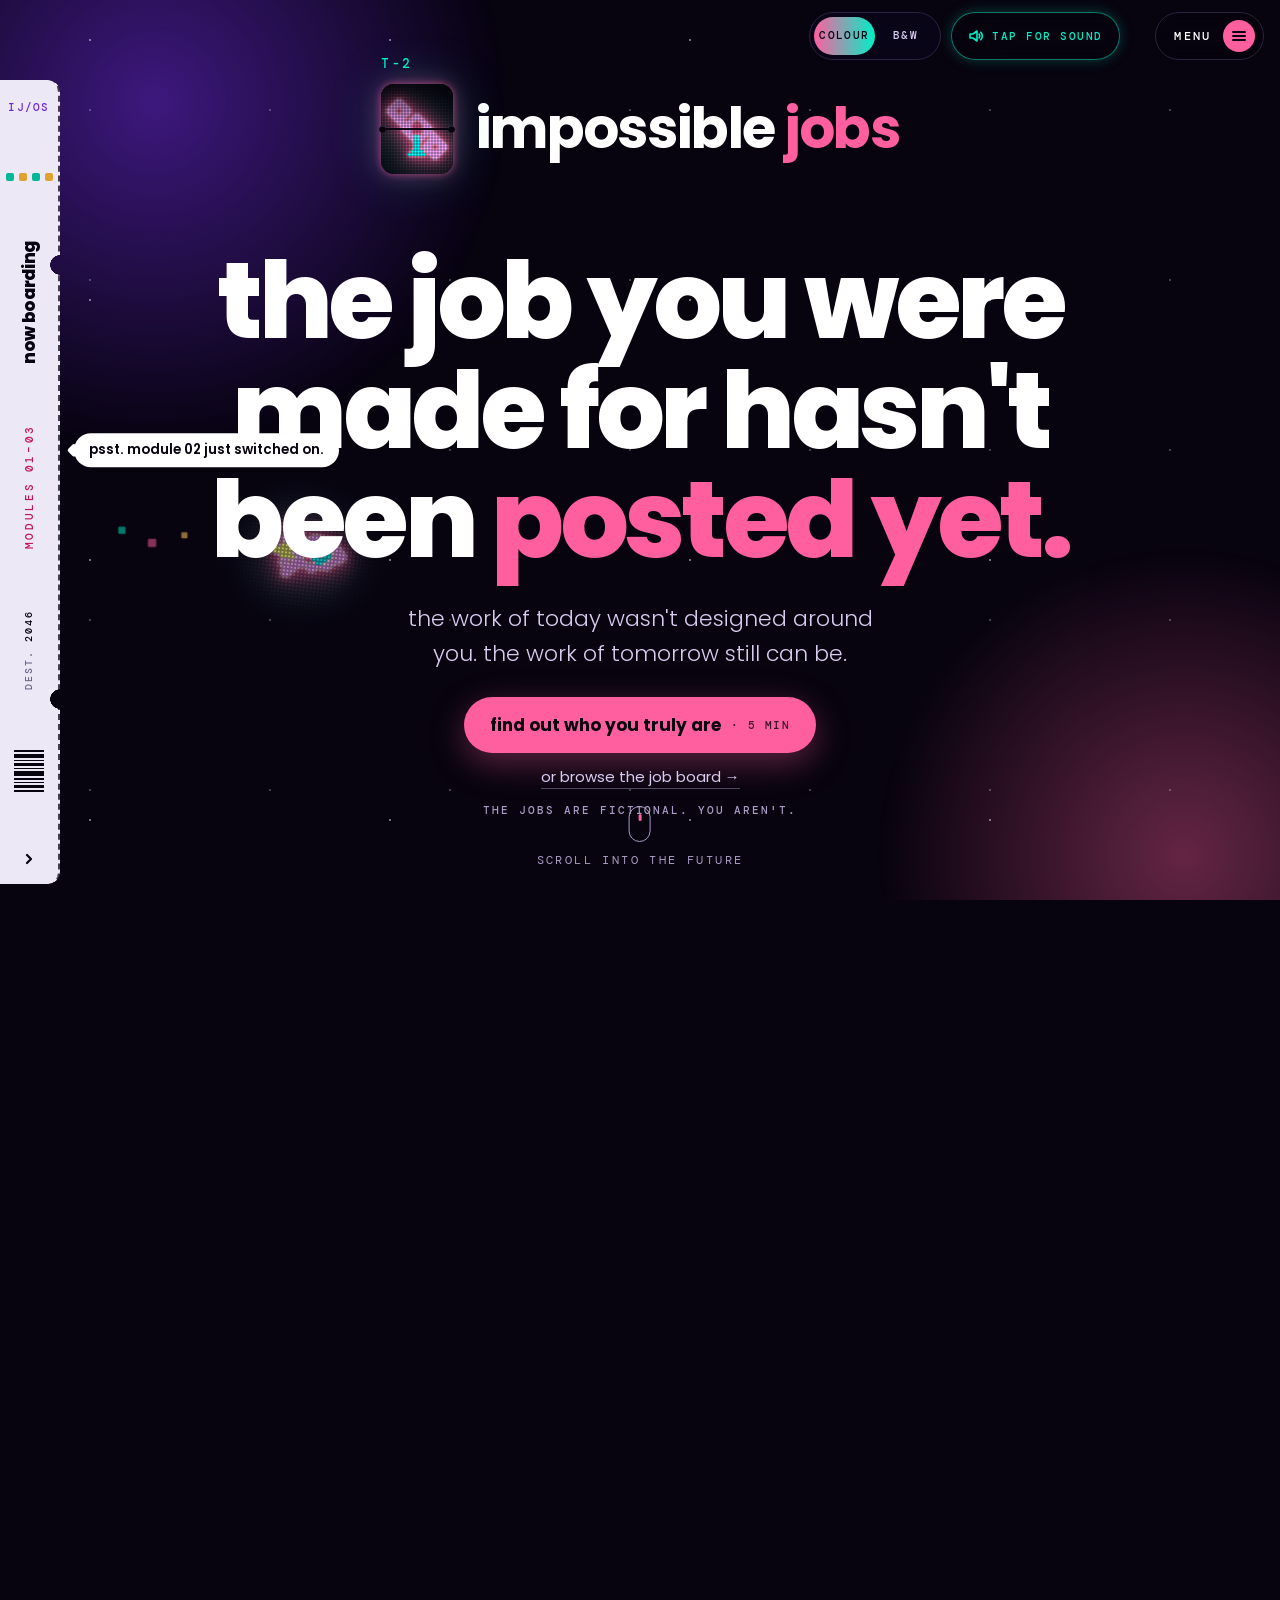
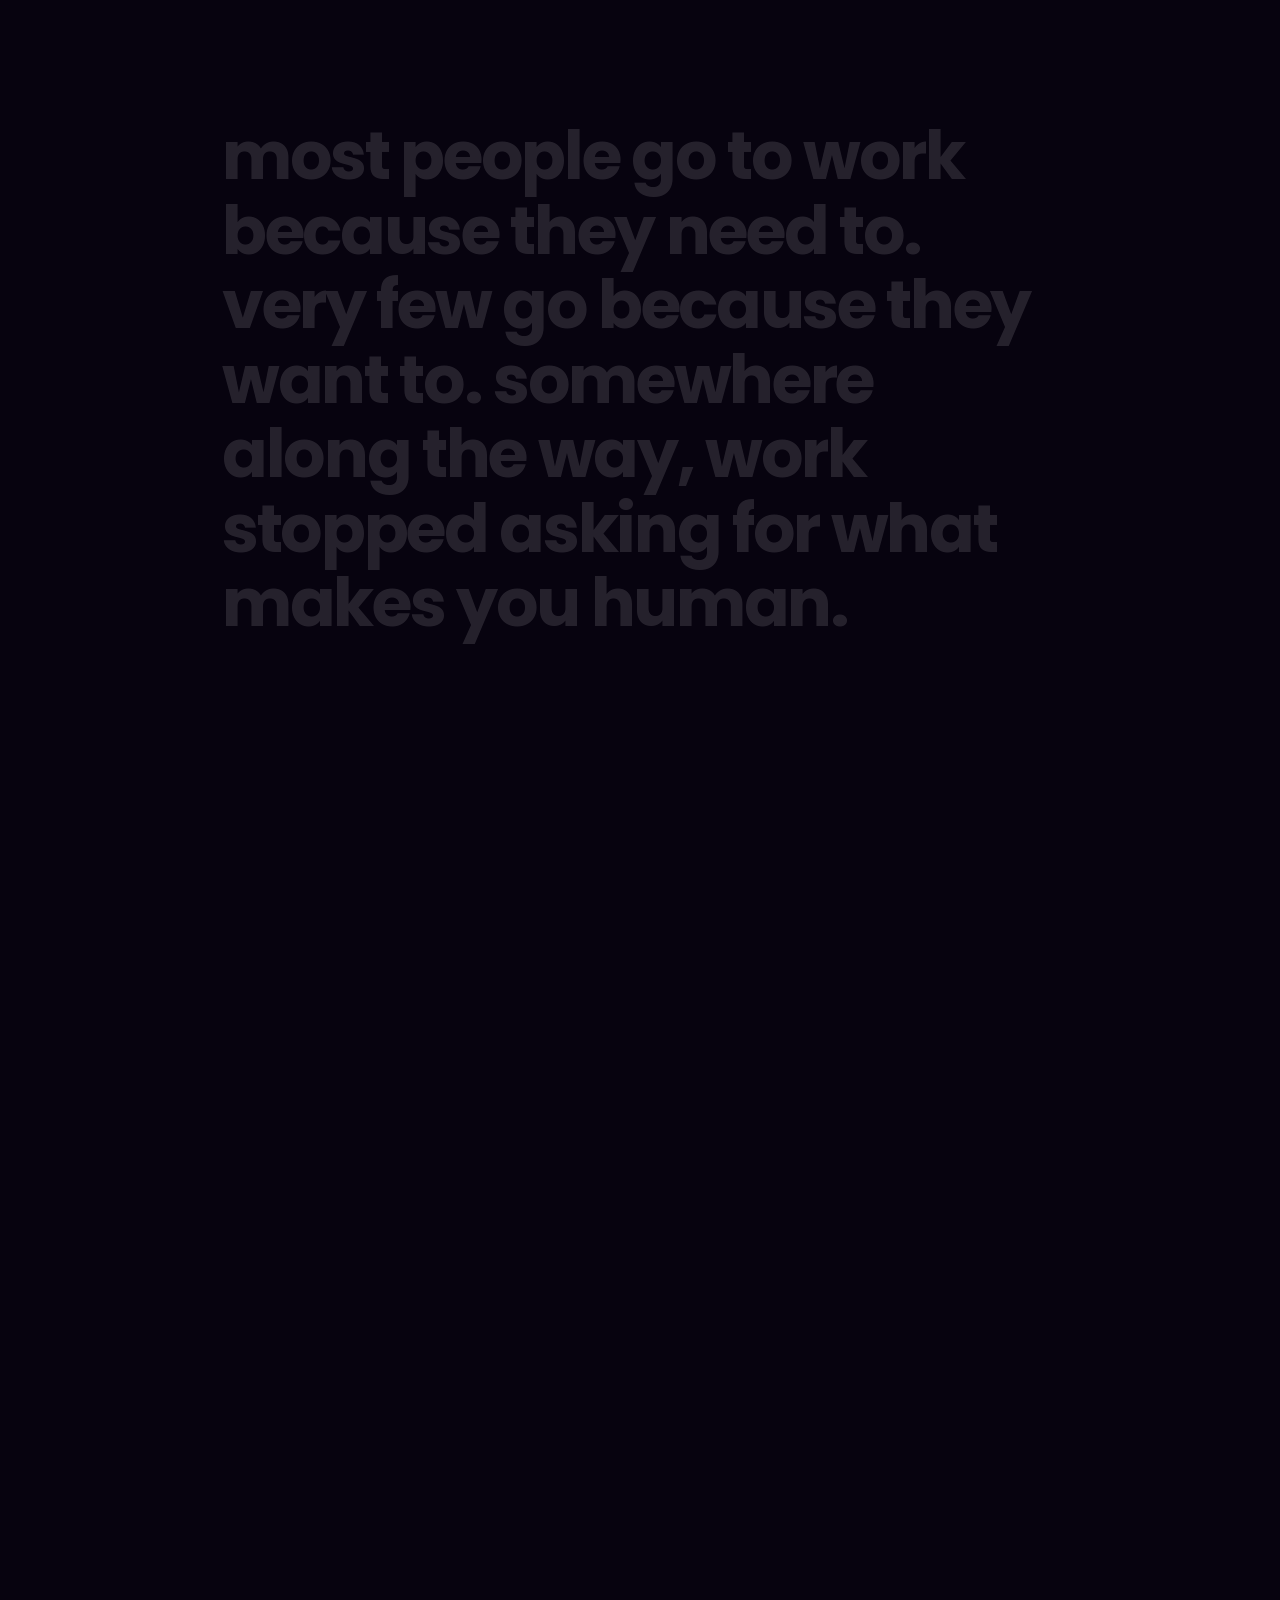
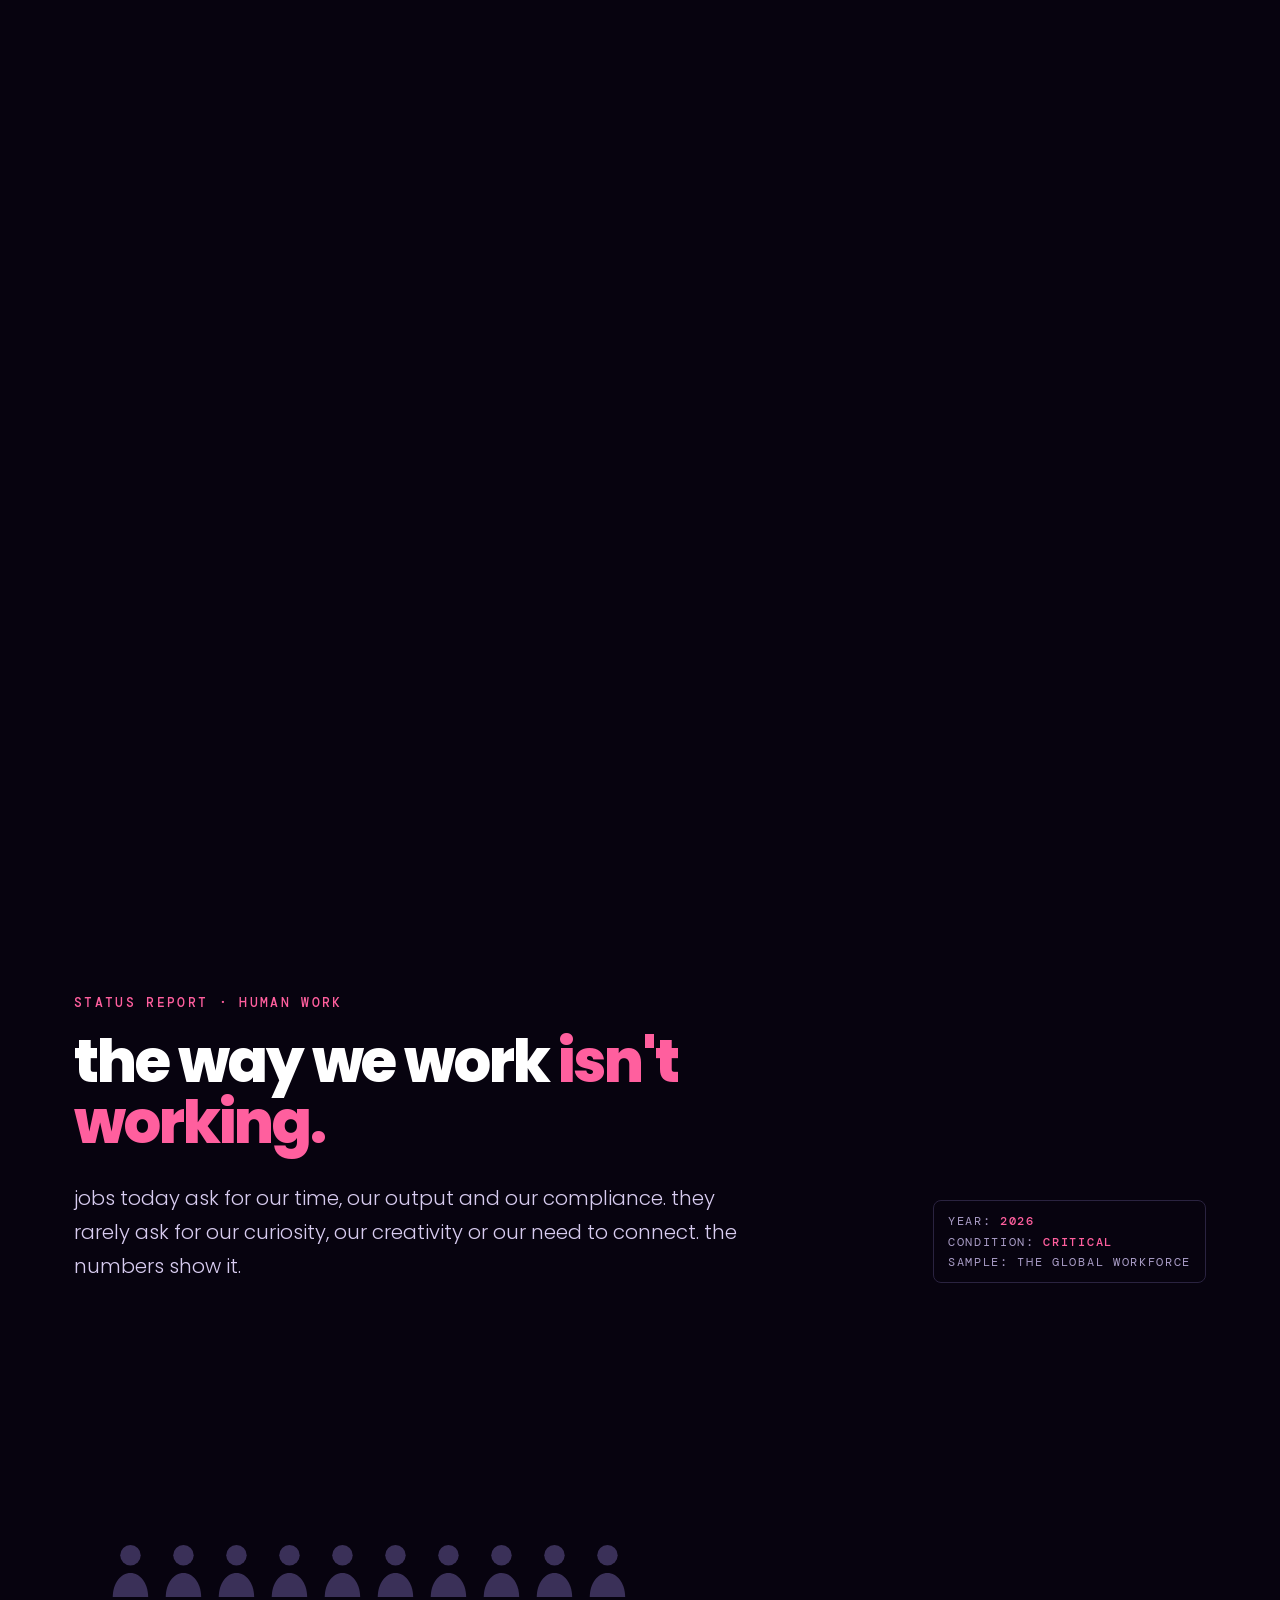
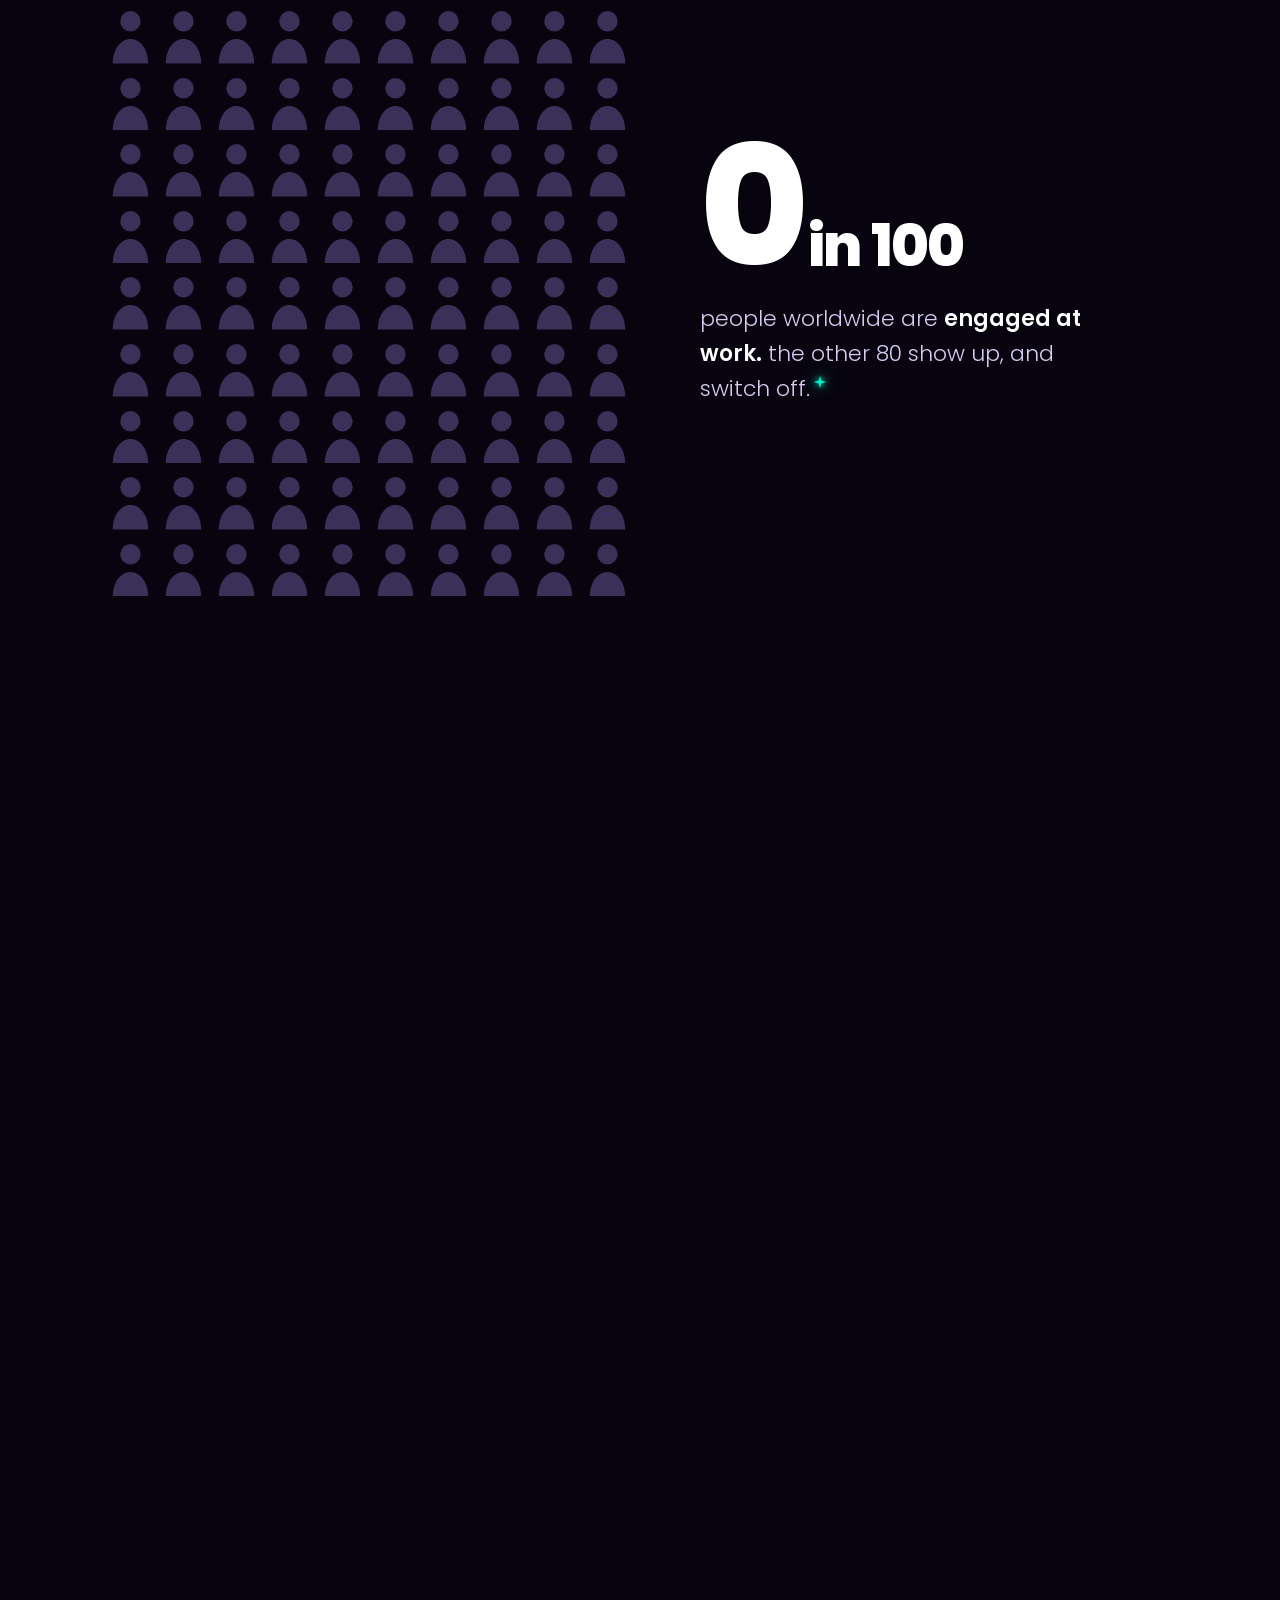
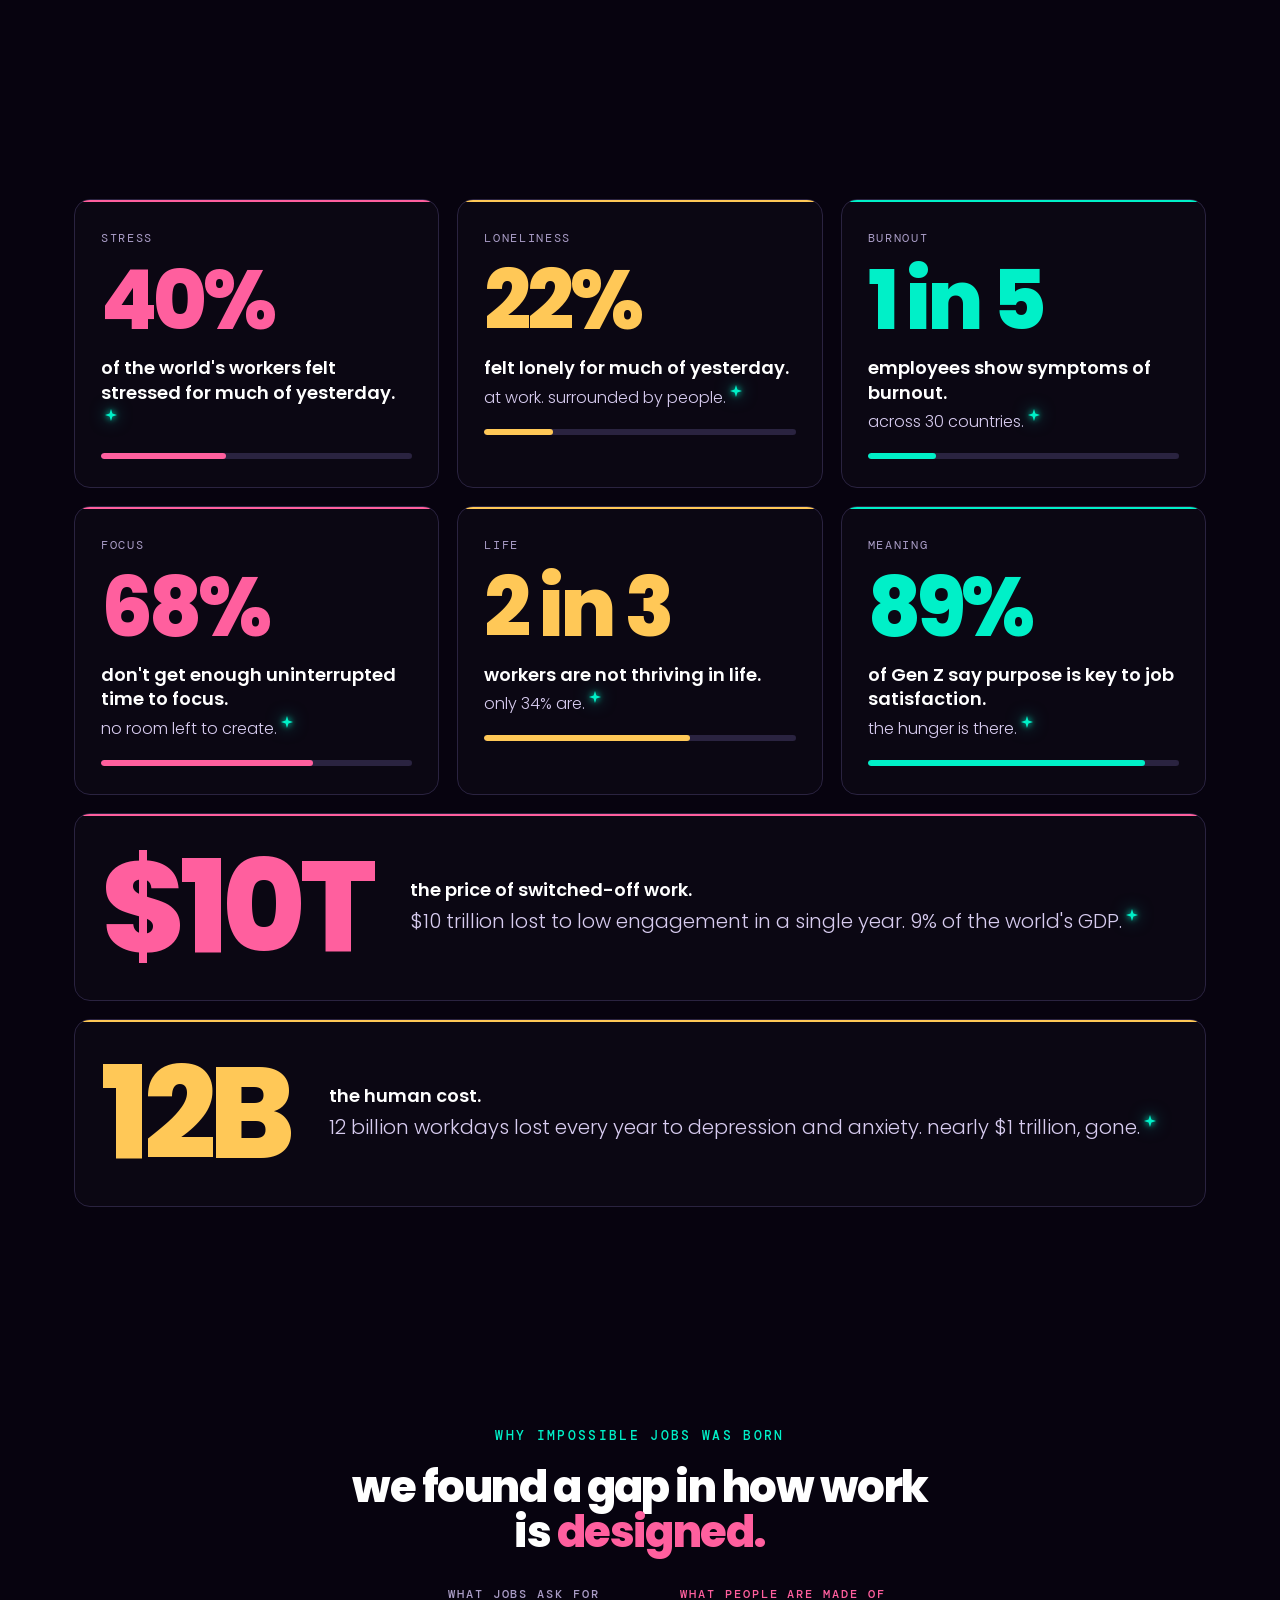
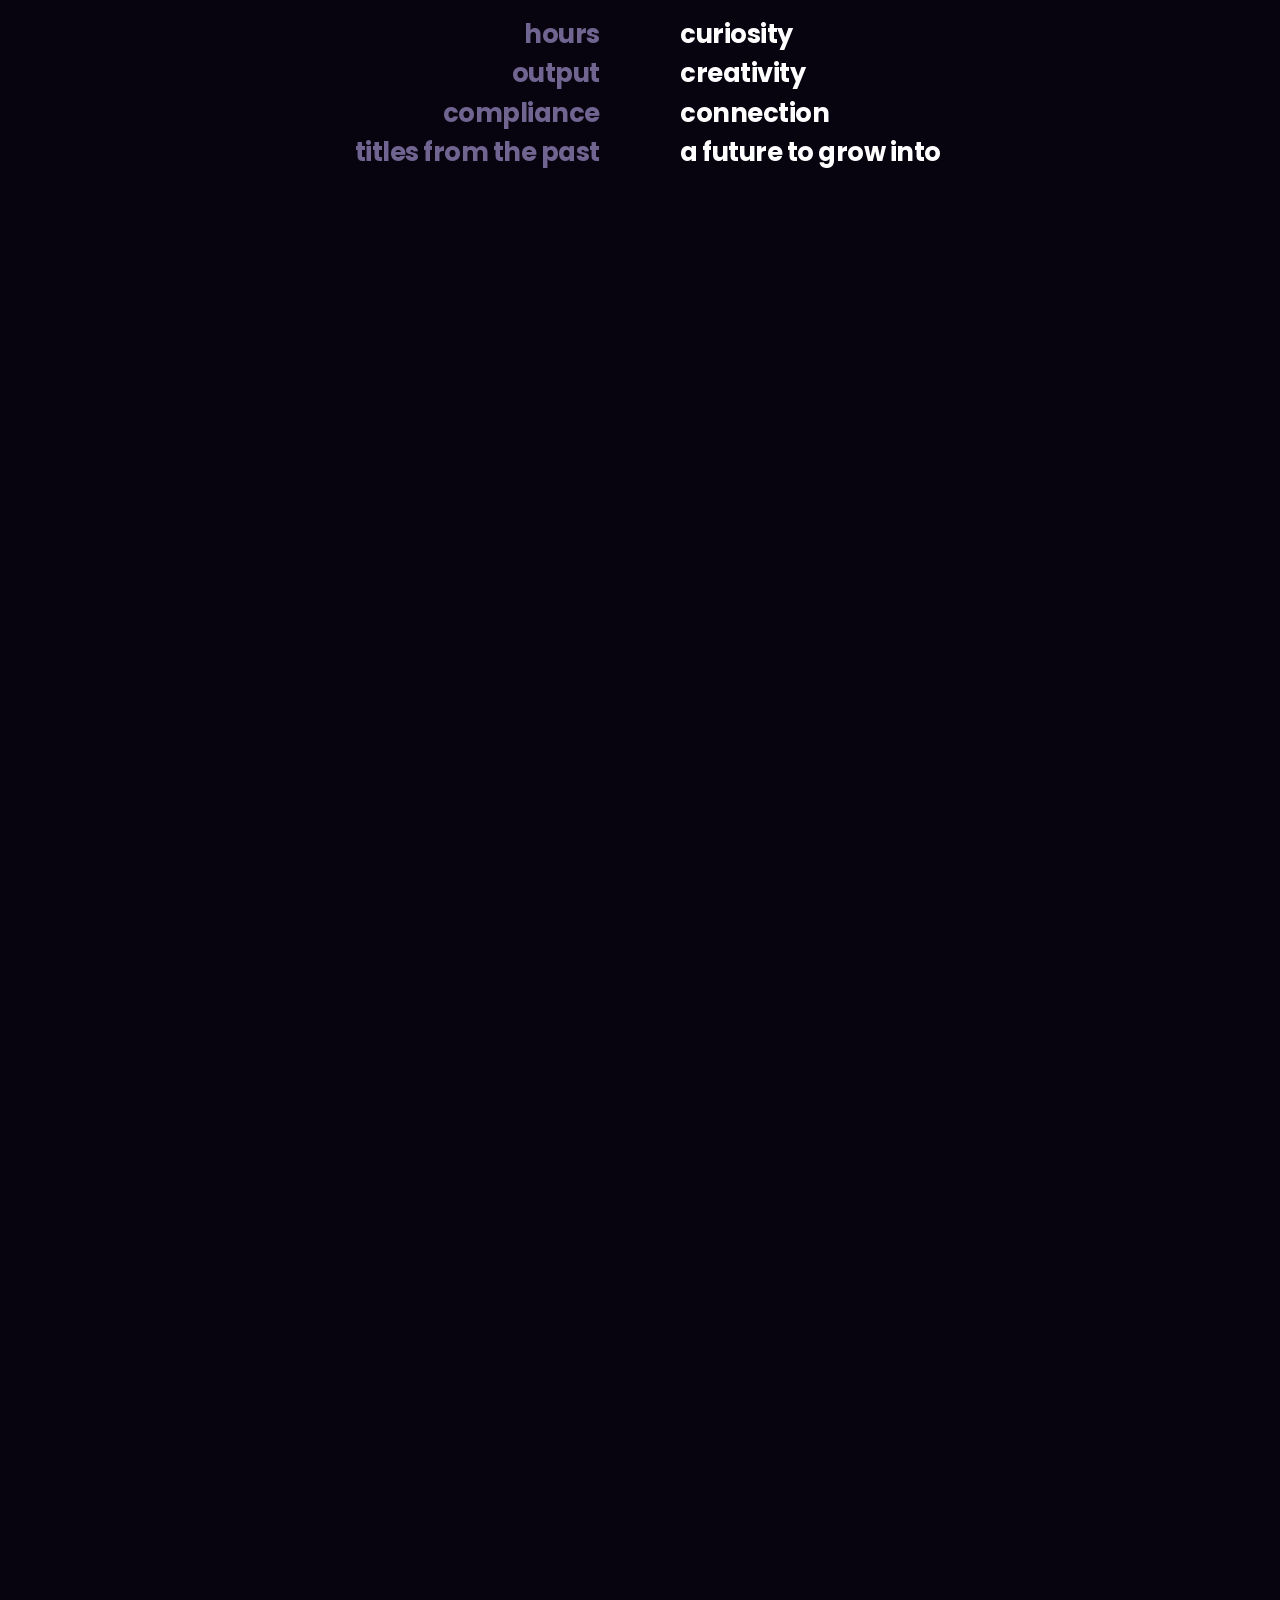
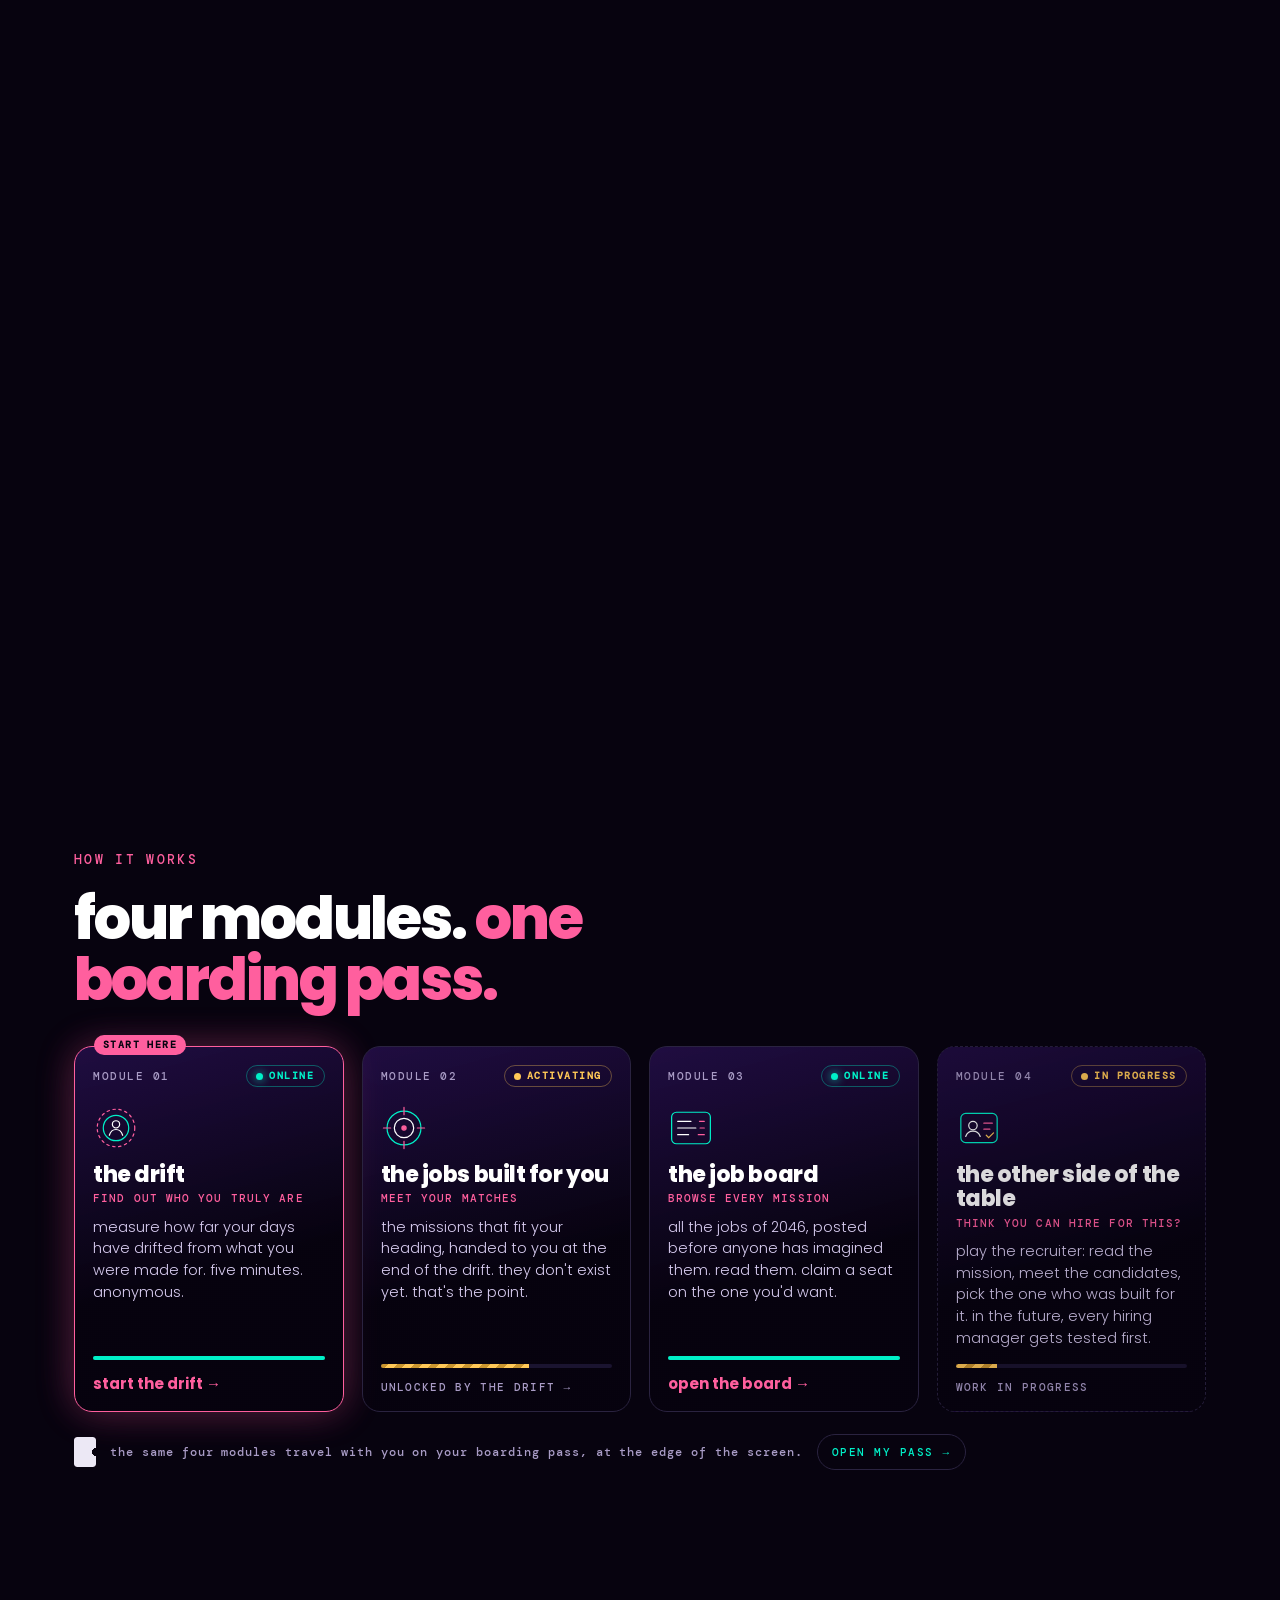
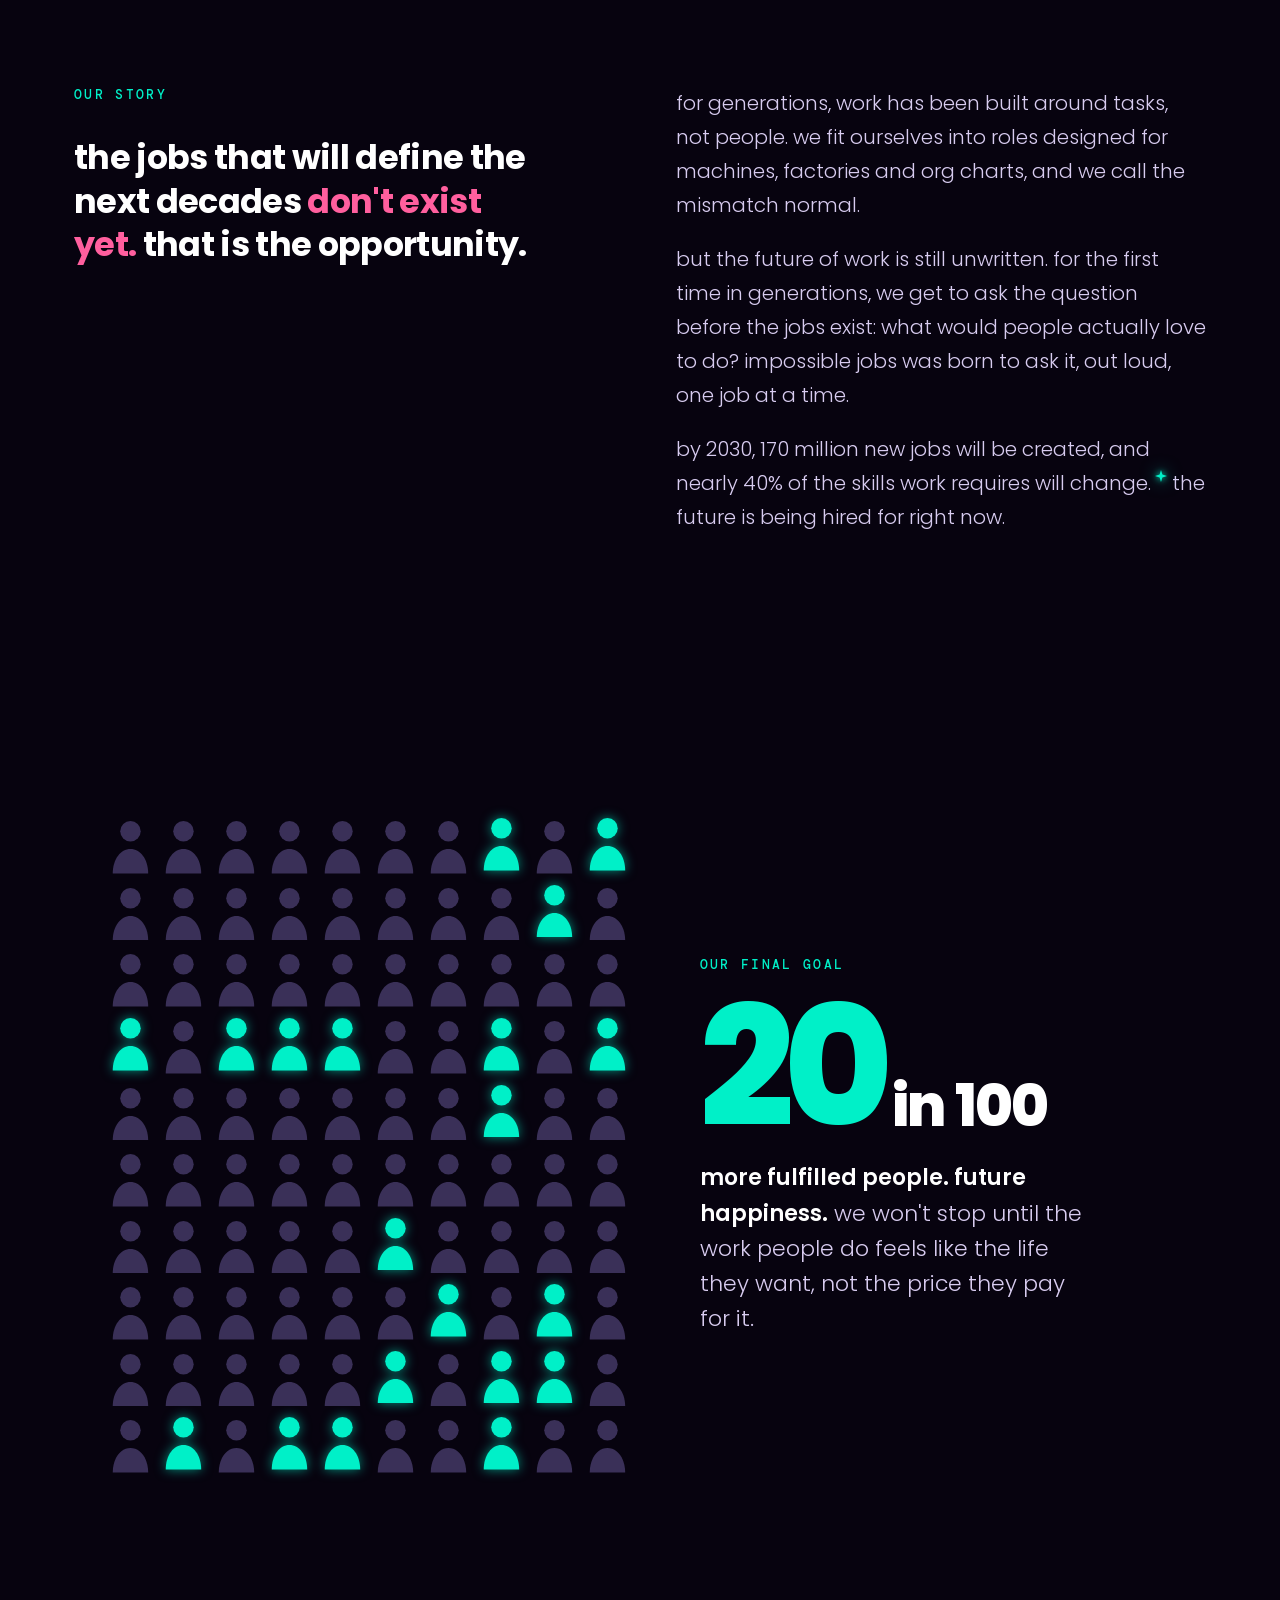
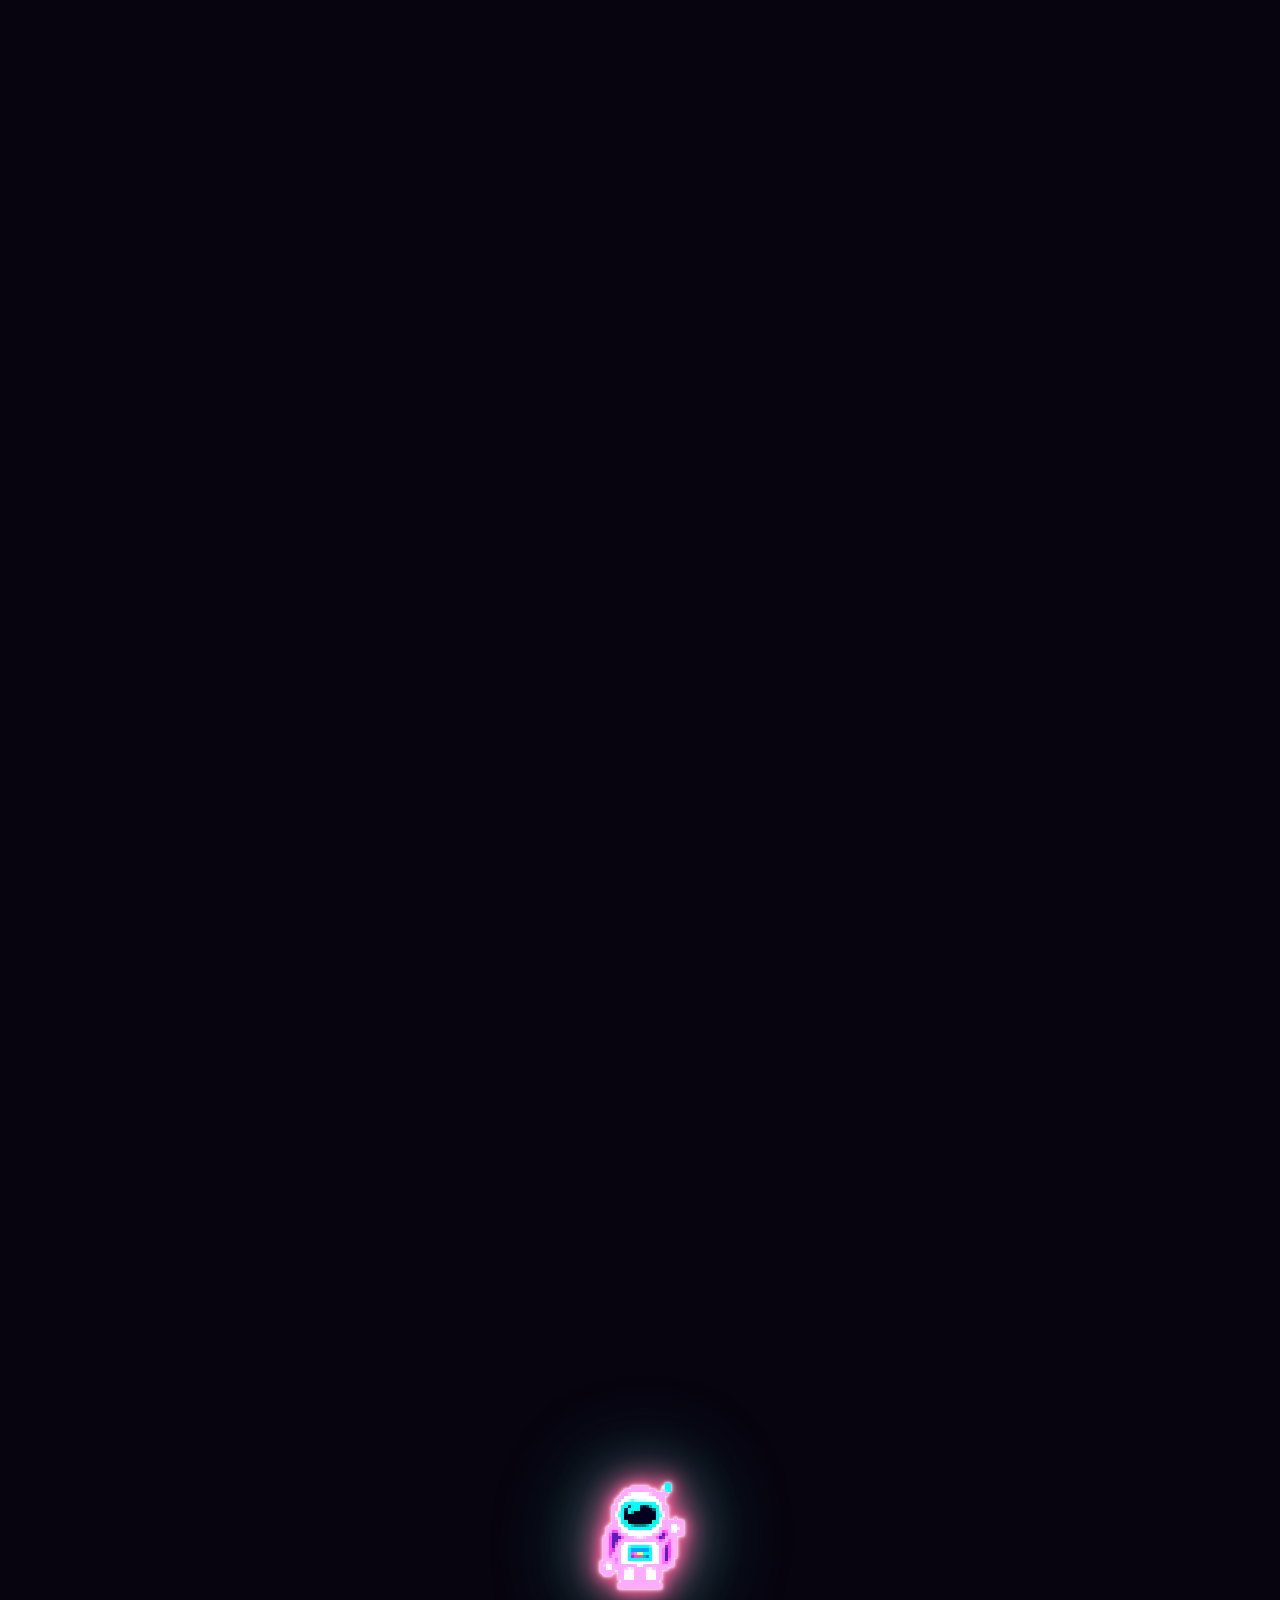
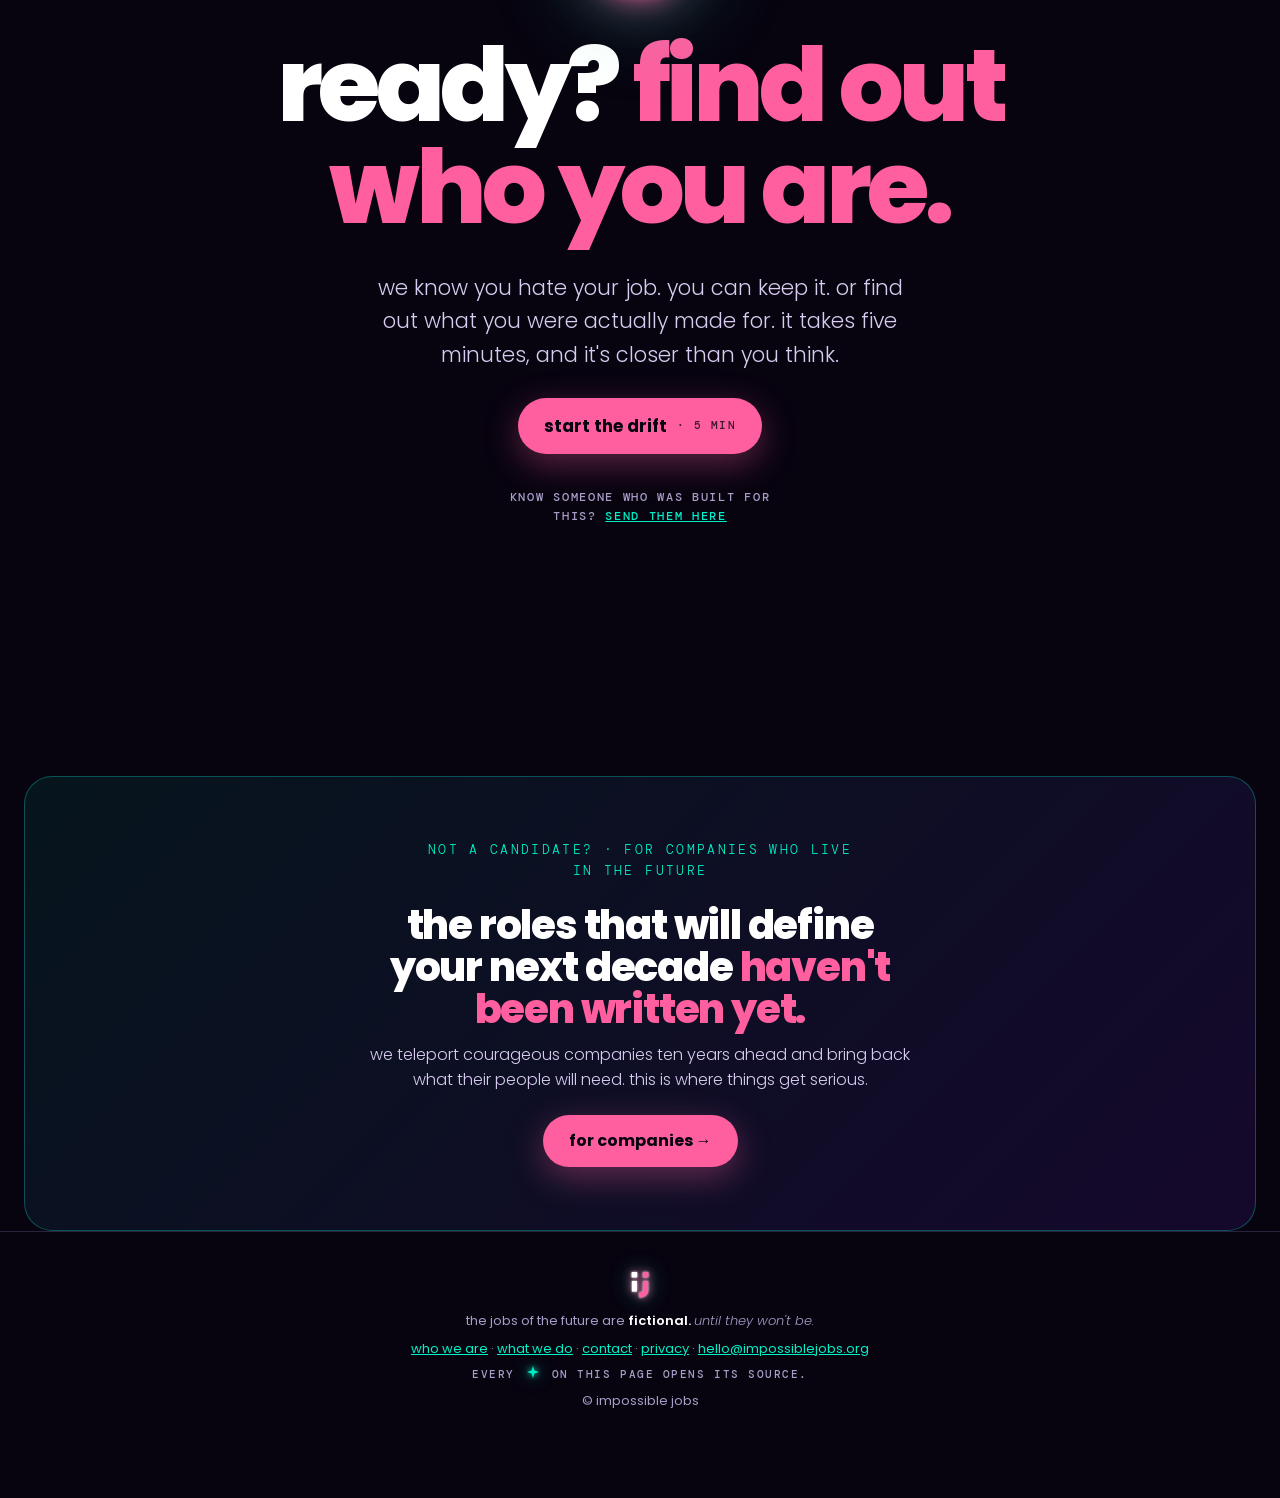
<file: index.html>
<!doctype html>
<html lang="en">
<head>
<meta charset="utf-8">
<meta name="viewport" content="width=device-width, initial-scale=1, viewport-fit=cover">
<title>impossible jobs</title>
<meta name="description" content="the job you were made for hasn't been posted yet. work today leaves most people disengaged. the jobs of the future don't have to.">
<link rel="icon" href="favicon.svg" type="image/svg+xml">
<meta name="theme-color" content="#07030f">
<script>try{if(localStorage.getItem('ij-theme')==='mono')document.documentElement.setAttribute('data-theme','mono')}catch(e){}</script>
<meta property="og:type" content="website">
<meta property="og:title" content="impossible jobs">
<meta property="og:description" content="the job you were made for hasn't been posted yet.">
<meta property="og:image" content="https://impossiblejobs.org/og.png">
<meta name="twitter:card" content="summary_large_image">

<link rel="preconnect" href="https://fonts.googleapis.com">
<link rel="preconnect" href="https://fonts.gstatic.com" crossorigin>
<link href="https://fonts.googleapis.com/css2?family=Poppins:ital,wght@0,300;0,400;0,600;0,700;0,800;1,300&family=DM+Mono:wght@400;500&display=swap" rel="stylesheet">
<link rel="stylesheet" href="site.css">
<link rel="stylesheet" href="flap.css">
<link rel="stylesheet" href="seat.css">
<link rel="stylesheet" href="holo.css">
<link rel="stylesheet" href="mono.css">
</head>
<body>
  <div class="progress" id="progress"></div>

  <header class="bar" id="bar">
    <a class="mini" href="#top" aria-label="impossible jobs, home">
      <span class="ij-flap" data-size="22" data-mode="spin" data-spin="1800" data-hold="7000" data-delay="4000" aria-hidden="true"></span>
      <span>impossible <span>jobs</span></span>
    </a>
    <a class="bar-cos" href="companies.html">for companies</a>
  </header>

  <button class="snd snd-float" type="button" aria-pressed="true" aria-label="sound on or off" data-sound-toggle><svg width="16" height="16" viewBox="0 0 16 16" fill="none" stroke="currentColor" stroke-width="1.6" stroke-linecap="round" stroke-linejoin="round" aria-hidden="true"><path d="M2 6h3l4-3v10l-4-3H2z"/><path class="w1" d="M11 6.2a2.5 2.5 0 010 3.6"/><path class="w2" d="M12.8 4.4a5 5 0 010 7.2"/><path class="x" d="M11 6l3.5 4M14.5 6L11 10"/></svg><span class="lbl">sound on</span></button>
  <button class="menu-btn" id="menuBtn" aria-expanded="false" aria-controls="menu"><span class="lbl">menu</span><span class="lines" aria-hidden="true"><i></i><i></i><i></i></span></button>

  <div class="menu" id="menu" role="dialog" aria-modal="true" aria-label="menu" aria-hidden="true">
    <div class="menu-inner">
      <div class="mnav" role="tablist" aria-orientation="vertical" aria-label="about impossible jobs">
        <button role="tab" id="t-who" aria-controls="p-who"><span>01</span>who we are</button>
        <button role="tab" id="t-what" aria-controls="p-what"><span>02</span>what we do</button>
        <button role="tab" id="t-cos" aria-controls="p-cos"><span>03</span>companies</button>
        <button role="tab" id="t-contact" aria-controls="p-contact"><span>04</span>contact</button>
        <a class="home" href="#top">back to the start</a>
      </div>
      <div>
        <div class="mpanel" role="tabpanel" id="p-who" aria-labelledby="t-who">
          <div class="ij-crew" data-crew="who" aria-hidden="true"></div>
          <p class="eyebrow pink">01 · who we are</p>
          <h3>we write the jobs of the future <em>for the people who should have them.</em></h3>
          <p class="who-plain"><strong>in plain words:</strong> impossible jobs publishes fictional job postings from the years ahead, built on real trajectories, so people can find out what they were made for before the world gets round to asking. we are for anyone who suspects their job was never designed for them, and for the few companies brave enough to write a role before it exists.</p>
          <p>we come from a little further down the timeline. not far. just far enough that introductions are awkward, our references won't land for another decade, and our LinkedIn says "starting soon".</p>
          <p>here's what we can tell you: <strong>we are experts in people.</strong> we have studied how humans work, why they light up, why they switch off, and exactly how long they can pretend to listen in a meeting. we usually know what you're good at before your CV does.</p>
          <p>we came back for one reason. too many brilliant people are spending their lives in jobs that were never designed for them. we'd like to fix that before it becomes history.</p>
          <p class="fine">so who exactly are we? that will become apparent. sooner than you think. keep watching the sky.</p>
        </div>
        <div class="mpanel" role="tabpanel" id="p-what" aria-labelledby="t-what" hidden>
          <div class="ij-crew" data-crew="what" aria-hidden="true"></div>
          <p class="eyebrow pink">02 · what we do</p>
          <h3>a launch sequence, <em>not a launch.</em></h3>
          <p>impossible jobs isn't one product. it's a series of modules that switch on one at a time, each designed to bring you a little closer to work that actually fits who you are.</p>
          <p>the first three are coming online now. after that, we keep going. over time we'll activate more and more products and modules: each one <strong>more relevant, more personal and more engaging</strong> than the last, and frankly more fun than anything work has offered you so far.</p>
          <p>some will help you understand yourself. some will show you futures you didn't know you could want. some will put you to the test. a few we can't describe yet. temporal regulations. you understand.</p>
          <ul class="roadmap">
            <li class="on"><i></i>module 01 · the job board · online</li>
            <li class="on"><i></i>module 02 · find who you are · online</li>
            <li class="soon"><i></i>module 03 · think you can do it? · activating</li>
            <li><i></i>modules 04 to ∞ · classified</li>
          </ul>
          <a class="mail" href="#modules" data-open-dock>see the modules</a>
        </div>
        <div class="mpanel" role="tabpanel" id="p-cos" aria-labelledby="t-cos" hidden>
          <p class="eyebrow pink">03 · for companies who live in the future</p>
          <h3>the roles that will define your next decade <em>haven't been written yet.</em></h3>
          <p>most companies hire for the organisation they were. a few hire for the one they're becoming. if you're the second kind, we help you describe a role before it exists, test whether the world is ready for it, and find the person who was built for it.</p>
          <p>sponsored missions, a diagnosis of where your organisation has drifted from the future it wants, and the people to close the gap.</p>
          <p><a class="mail" href="companies.html">how we work with companies →</a></p>
        </div>
        <div class="mpanel" role="tabpanel" id="p-contact" aria-labelledby="t-contact" hidden>
          <div class="ij-crew" data-crew="contact" aria-hidden="true"></div>
          <p class="eyebrow pink">04 · contact</p>
          <h3>come and find us. <em>eventually.</em></h3>
          <div class="addr">
            <b>impossible jobs hq</b><br>
            floor 88, the unwritten tower<br>
            dock 7, ring 3, lagrange station L2<br>
            earth–moon orbit, sector 2046<br>
            postcode: IMP-055-1BL<br>
            opening hours: whenever you're ready
          </div>
          <p class="fine">deliveries by rocket only. please don't send drones, they get lost crossing the time zones.</p>
          <p>for anything that can't wait until 2046:</p>
          <a class="mail" href="mailto:hello@impossiblejobs.org">hello@impossiblejobs.org</a>
        </div>
      </div>
    </div>
  </div>


  <!-- modules dock: slides up after the hero, holds the lower third of the screen -->
  <!-- modules: a glass tab on the left edge that slides out into the three module cards (holo.js) -->
  <nav class="mrail" id="mrail" aria-label="modules">
    <button class="mrail-tab" type="button" aria-expanded="false" aria-controls="mrailPanel">
      <span class="stub-os" aria-hidden="true">IJ/OS</span>
      <span class="mrail-leds" aria-hidden="true"><i></i><i class="wait"></i><i></i><i class="wait b"></i></span>
      <span class="stub-board" aria-hidden="true">now boarding</span>
      <span class="mrail-lbl" aria-hidden="true">modules 01–03</span>
      <span class="stub-dest" aria-hidden="true">dest. <b>2046</b></span>
      <span class="stub-code" aria-hidden="true"><i style="height:2px"></i><i style="height:4px"></i><i style="height:1px"></i><i style="height:3px"></i><i style="height:1px"></i><i style="height:5px"></i><i style="height:2px"></i><i style="height:1px"></i><i style="height:3px"></i><i style="height:2px"></i></span>
      <svg class="mrail-chev" width="14" height="14" viewBox="0 0 14 14" fill="none" stroke="currentColor" stroke-width="2.2" stroke-linecap="round" stroke-linejoin="round" aria-hidden="true"><path d="M5 3l4 4-4 4"/></svg>
      <span class="mrail-sr">now boarding: open the modules</span>
    </button>
    <span class="mrail-nudge" aria-hidden="true">psst. module 02 just switched on.</span>
    <div class="mrail-panel" id="mrailPanel" role="region" aria-label="the modules">
      <span class="mrail-scan" aria-hidden="true"></span>
      <div class="mrail-head">
        <div>
          <p class="mrail-eyebrow"><span class="dot"></span>boarding pass · start with module 01</p>
          <h2 class="mrail-h">first the drift. <em>then the jobs built for you.</em></h2>
        </div>
        <button class="mrail-close" type="button" aria-label="close the modules"><svg width="12" height="12" viewBox="0 0 12 12" fill="none" stroke="currentColor" stroke-width="2" stroke-linecap="round" aria-hidden="true"><path d="M2 2l8 8M10 2l-8 8"/></svg></button>
      </div>
      <div class="mod-grid" id="railGrid">
        <a class="mod online" data-i="0" href="drift.html" data-status="online" style="--w:100%; --d:0s; --c:#00f0c8">
          <div class="top"><span class="num">module 01</span><span class="status"><i></i><b>online</b></span></div>
          <div class="icon"><svg viewBox="0 0 76 76" fill="none" stroke-width="2" stroke-linecap="round" aria-hidden="true"><circle cx="38" cy="38" r="31" stroke="#ff5f9e" stroke-dasharray="4 6"/><circle cx="38" cy="38" r="21" stroke="#00f0c8"/><circle cx="38" cy="32" r="6" stroke="#ffffff"/><path d="M27 50c2-6.5 6-9.5 11-9.5s9 3 11 9.5" stroke="#ffffff"/></svg></div>
          <h3>the drift</h3>
          <span class="mod-sub">find out who you truly are</span>
          <p>find out who you truly are: how far your days have drifted from what you were made for.</p>
          <div class="foot"><div class="boot"><span>system status</span><span class="pct">100%</span></div><div class="boot-bar"><i></i></div><div class="cta"><span>start the drift</span><span class="arrow"><svg width="16" height="16" viewBox="0 0 16 16" fill="none" stroke="currentColor" stroke-width="2" stroke-linecap="round" stroke-linejoin="round" aria-hidden="true"><path d="M3 8h10M9 4l4 4-4 4"/></svg></span></div></div>
        </a>
        <div class="mod activating" data-i="1" data-status="activating" style="--w:64%; --d:.1s; --c:#ffc857">
          <div class="top"><span class="num">module 02</span><span class="status"><i></i><b>activating</b></span></div>
          <div class="icon"><svg viewBox="0 0 76 76" fill="none" stroke-width="2" stroke-linecap="round" aria-hidden="true"><circle cx="38" cy="38" r="28" stroke="#00f0c8"/><circle cx="38" cy="38" r="16" stroke="#ffffff"/><circle cx="38" cy="38" r="3.5" fill="#ff5f9e" stroke="#ff5f9e"/><path d="M38 4v12M38 60v12M4 38h12M60 38h12" stroke="#ff5f9e"/></svg></div>
          <h3>the jobs built for you</h3>
          <span class="mod-sub">your matches, after the drift</span>
          <p>your matches: the missions that fit your heading, unlocked at the end of the drift.</p>
          <div class="foot"><div class="boot"><span>system status</span><span class="pct">64%</span></div><div class="boot-bar"><i></i></div><div class="cta"><span>unlocked by module 01</span></div></div>
        </div>
        <a class="mod online" data-i="2" href="jobs.html" data-status="online" style="--w:100%; --d:.2s; --c:#00f0c8">
          <div class="top"><span class="num">module 03</span><span class="status"><i></i><b>online</b></span></div>
          <div class="icon"><svg viewBox="0 0 76 76" fill="none" stroke-width="2" stroke-linecap="round" aria-hidden="true"><rect x="6" y="12" width="64" height="52" rx="8" stroke="#00f0c8"/><path d="M16 27h22M16 38h30M16 49h18" stroke="#ffffff"/><path d="M52 27h8M53 38h7M50 49h10" stroke="#ff5f9e"/></svg></div>
          <h3>the job board</h3>
          <span class="mod-sub">every mission of 2046</span>
          <p>every mission of 2046, posted before anyone has imagined it. read, choose, claim a seat.</p>
          <div class="foot"><div class="boot"><span>system status</span><span class="pct">100%</span></div><div class="boot-bar"><i></i></div><div class="cta"><span>open the job board</span><span class="arrow"><svg width="16" height="16" viewBox="0 0 16 16" fill="none" stroke="currentColor" stroke-width="2" stroke-linecap="round" stroke-linejoin="round" aria-hidden="true"><path d="M3 8h10M9 4l4 4-4 4"/></svg></span></div></div>
        </a>
        <div class="mod activating" data-i="3" data-status="in progress" style="--w:18%; --d:.3s; --c:#ffc857">
          <div class="top"><span class="num">module 04</span><span class="status"><i></i><b>in progress</b></span></div>
          <div class="icon"><svg viewBox="0 0 76 76" fill="none" stroke-width="2" stroke-linecap="round" aria-hidden="true"><rect x="8" y="14" width="60" height="48" rx="8" stroke="#00f0c8"/><circle cx="28" cy="34" r="7" stroke="#ffffff"/><path d="M16 52c2-6 6-9 12-9s10 3 12 9" stroke="#ffffff"/><path d="M46 30h14M46 40h10" stroke="#ff5f9e"/><path d="M50 50l4 4 8-8" stroke="#ffc857"/></svg></div>
          <h3>the other side of the table</h3>
          <span class="mod-sub">think you can hire for this?</span>
          <p>think you can hire for this? play the recruiter: read the mission, meet the candidates, pick the one who was built for it.</p>
          <div class="foot"><div class="boot"><span>system status</span><span class="pct">18%</span></div><div class="boot-bar"><i></i></div><div class="cta"><span>work in progress · stand by</span></div></div>
        </div>
      </div>
      <a class="pass-cos" href="companies.html">
        <span class="pc-k">not a candidate? · for companies</span>
        <span class="pc-t">future-proof your organisation: anticipate the human needs of the next decade.</span>
        <span class="pc-go">for companies →</span>
      </a>
      <div class="mrail-foot"><p>the drift unlocks your matches. the board is always open. the other side of the table is being set.<br><span>this pass is fictional. until it won’t be.</span></p><span class="ticket-code" aria-hidden="true"><i style="width:2px"></i><i style="width:1px"></i><i style="width:2px"></i><i style="width:4px"></i><i style="width:1px"></i><i style="width:1px"></i><i style="width:3px"></i><i style="width:1px"></i><i style="width:2px"></i><i style="width:3px"></i><i style="width:1px"></i><i style="width:3px"></i><i style="width:1px"></i><i style="width:1px"></i><i style="width:1px"></i><i style="width:2px"></i><i style="width:2px"></i><i style="width:1px"></i><i style="width:1px"></i><i style="width:1px"></i><i style="width:3px"></i><i style="width:2px"></i><i style="width:1px"></i><i style="width:3px"></i><i style="width:1px"></i><i style="width:1px"></i><i style="width:4px"></i><i style="width:4px"></i><i style="width:3px"></i><i style="width:1px"></i><i style="width:3px"></i><i style="width:3px"></i><i style="width:2px"></i><i style="width:1px"></i></span></div>
    </div>
  </nav>

  <div class="year" id="year" aria-hidden="true"><i></i><span id="yearLabel">today</span><b id="yearNum">2026</b></div>

  <div class="sky" aria-hidden="true">
    <div class="glow a" id="glowA"></div>
    <div class="glow b" id="glowB"></div>
    <div class="stars far" id="starsFar"></div>
    <div class="stars" id="stars"></div>
    <div class="horizon" id="horizon"></div>
  </div>

  <main>
    <!-- 1. hero -->
    <section class="hero" id="top">
      <div class="stick">
        <div class="logo" id="heroLogo">
          <span class="ij-flap hero-flap" id="rocket" data-size="64" data-mode="armed" data-icon="rocket" aria-hidden="true"></span>
          <span class="wordmark">impossible <span>jobs</span></span>
        </div>
        <h1 class="slogan" id="slogan">the job you were made for hasn't been <em>posted yet.</em></h1>
        <p class="sub" id="sub">the work of today wasn't designed around you. the work of tomorrow still can be.</p>
        <div class="hero-cta reveal in">
          <a class="cta-main" href="drift.html">find out who you truly are <small>· 5 min</small></a>
          <a class="cta-alt" href="jobs.html">or browse the job board →</a>
          <p class="fiction">the jobs are fictional. you aren't.</p>
        </div>
        <div class="hint" id="hint"><i></i>scroll into the future</div>
      </div>
    </section>

    <!-- 2. word scrub -->
    <section class="scrub" id="scrub">
      <div class="stick">
        <div class="wrap">
          <p id="scrubText" data-hot="want to.|what makes you human.">most people go to work because they need to. very few go because they want to. somewhere along the way, work stopped asking for what makes you human.</p>
        </div>
      </div>
    </section>

    <!-- 3. the state of work, today -->
    <section class="state" id="state">
      <div class="wrap">
        <div class="report-head">
          <div>
            <p class="eyebrow pink reveal">status report · human work</p>
            <h2 class="h2 reveal" style="--d:.1s">the way we work <em>isn't working.</em></h2>
            <p class="lede reveal" style="--d:.2s">jobs today ask for our time, our output and our compliance. they rarely ask for our curiosity, our creativity or our need to connect. the numbers show it.</p>
          </div>
          <div class="stamp reveal" style="--d:.3s">year: <b>2026</b><br>condition: <b>critical</b><br>sample: the global workforce</div>
        </div>
      </div>
    </section>

    <section class="people-sec" id="peopleSec">
      <div class="stick">
        <div class="wrap people-layout">
          <div class="people" id="people" role="img" aria-label="100 people, of whom only 20 are engaged at work"></div>
          <div>
            <div class="big-num"><span id="peopleNum">0</span><small> in 100</small></div>
            <p class="big-cap">people worldwide are <strong>engaged at work.</strong> the other 80 show up, and switch off.<button class="ref-star" type="button" data-ref="1" aria-label="source 1"><svg viewBox="0 0 12 12" aria-hidden="true"><path fill="currentColor" d="M6 0l1.4 4.6L12 6 7.4 7.4 6 12 4.6 7.4 0 6l4.6-1.4z"/></svg></button></p>
          </div>
        </div>
      </div>
    </section>

    <section>
      <div class="wrap stat-grid">
        <div class="stat reveal" style="--c:#ff5f9e">
          <div class="k">stress</div>
          <div class="num"><span class="count" data-to="40">0</span>%</div>
          <p><strong>of the world's workers felt stressed for much of yesterday.</strong><button class="ref-star" type="button" data-ref="1" aria-label="source 1"><svg viewBox="0 0 12 12" aria-hidden="true"><path fill="currentColor" d="M6 0l1.4 4.6L12 6 7.4 7.4 6 12 4.6 7.4 0 6l4.6-1.4z"/></svg></button></p>
          <div class="meter" style="--w:40%"><i></i></div>
        </div>
        <div class="stat reveal" style="--d:.12s; --c:#ffc857">
          <div class="k">loneliness</div>
          <div class="num"><span class="count" data-to="22">0</span>%</div>
          <p><strong>felt lonely for much of yesterday.</strong> at work. surrounded by people.<button class="ref-star" type="button" data-ref="1" aria-label="source 1"><svg viewBox="0 0 12 12" aria-hidden="true"><path fill="currentColor" d="M6 0l1.4 4.6L12 6 7.4 7.4 6 12 4.6 7.4 0 6l4.6-1.4z"/></svg></button></p>
          <div class="meter" style="--w:22%"><i></i></div>
        </div>
        <div class="stat reveal" style="--d:.24s; --c:#00f0c8">
          <div class="k">burnout</div>
          <div class="num"><span class="count" data-to="1">0</span> in 5</div>
          <p><strong>employees show symptoms of burnout.</strong> across 30 countries.<button class="ref-star" type="button" data-ref="2" aria-label="source 2"><svg viewBox="0 0 12 12" aria-hidden="true"><path fill="currentColor" d="M6 0l1.4 4.6L12 6 7.4 7.4 6 12 4.6 7.4 0 6l4.6-1.4z"/></svg></button></p>
          <div class="meter" style="--w:22%"><i></i></div>
        </div>
        <div class="stat reveal" style="--c:#ff5f9e">
          <div class="k">focus</div>
          <div class="num"><span class="count" data-to="68">0</span>%</div>
          <p><strong>don't get enough uninterrupted time to focus.</strong> no room left to create.<button class="ref-star" type="button" data-ref="3" aria-label="source 3"><svg viewBox="0 0 12 12" aria-hidden="true"><path fill="currentColor" d="M6 0l1.4 4.6L12 6 7.4 7.4 6 12 4.6 7.4 0 6l4.6-1.4z"/></svg></button></p>
          <div class="meter" style="--w:68%"><i></i></div>
        </div>
        <div class="stat reveal" style="--d:.12s; --c:#ffc857">
          <div class="k">life</div>
          <div class="num"><span class="count" data-to="2">0</span> in 3</div>
          <p><strong>workers are not thriving in life.</strong> only 34% are.<button class="ref-star" type="button" data-ref="1" aria-label="source 1"><svg viewBox="0 0 12 12" aria-hidden="true"><path fill="currentColor" d="M6 0l1.4 4.6L12 6 7.4 7.4 6 12 4.6 7.4 0 6l4.6-1.4z"/></svg></button></p>
          <div class="meter" style="--w:66%"><i></i></div>
        </div>
        <div class="stat reveal" style="--d:.24s; --c:#00f0c8">
          <div class="k">meaning</div>
          <div class="num"><span class="count" data-to="89">0</span>%</div>
          <p><strong>of Gen Z say purpose is key to job satisfaction.</strong> the hunger is there.<button class="ref-star" type="button" data-ref="4" aria-label="source 4"><svg viewBox="0 0 12 12" aria-hidden="true"><path fill="currentColor" d="M6 0l1.4 4.6L12 6 7.4 7.4 6 12 4.6 7.4 0 6l4.6-1.4z"/></svg></button></p>
          <div class="meter" style="--w:89%"><i></i></div>
        </div>
        <div class="stat wide reveal" style="--c:#ff5f9e">
          <div class="num">$<span class="count" data-to="10">0</span>T</div>
          <p><strong style="color:#fff;font-weight:600">the price of switched-off work.</strong> $10 trillion lost to low engagement in a single year. 9% of the world's GDP.<button class="ref-star" type="button" data-ref="1" aria-label="source 1"><svg viewBox="0 0 12 12" aria-hidden="true"><path fill="currentColor" d="M6 0l1.4 4.6L12 6 7.4 7.4 6 12 4.6 7.4 0 6l4.6-1.4z"/></svg></button></p>
        </div>
        <div class="stat wide reveal" style="--c:#ffc857">
          <div class="num"><span class="count" data-to="12">0</span>B</div>
          <p><strong style="color:#fff;font-weight:600">the human cost.</strong> 12 billion workdays lost every year to depression and anxiety. nearly $1 trillion, gone.<button class="ref-star" type="button" data-ref="7" aria-label="source 7"><svg viewBox="0 0 12 12" aria-hidden="true"><path fill="currentColor" d="M6 0l1.4 4.6L12 6 7.4 7.4 6 12 4.6 7.4 0 6l4.6-1.4z"/></svg></button></p>
        </div>
      </div>
    </section>

    <!-- 4. why impossible jobs was born -->
    <section class="gap-sec" id="gapSec">
      <div class="stick">
        <div class="wrap">
          <div class="gap-intro">
            <p class="eyebrow">why impossible jobs was born</p>
            <h2 class="h2">we found a gap in how work is <em>designed.</em></h2>
          </div>
          <div class="split" id="split">
            <div class="side l" id="sideL">
              <h3>what jobs ask for</h3>
              <ul><li>hours</li><li>output</li><li>compliance</li><li>titles from the past</li></ul>
            </div>
            <div class="side r" id="sideR">
              <h3>what people are made of</h3>
              <ul><li>curiosity</li><li>creativity</li><li>connection</li><li>a future to grow into</li></ul>
            </div>
            <div class="rift" aria-hidden="true">
              <div class="rift-beam" id="riftBeam"></div>
              <div class="rift-label" id="riftLabel"><svg class="ij-mono rift-mono" width="40" height="40" viewBox="0 0 100 100" fill="none" aria-hidden="true"><rect x="21" y="2" width="18" height="18" rx="2.5" fill="#ffffff"/><rect x="61" y="2" width="18" height="18" rx="2.5" fill="#ff5f9e"/><path d="M30 32v38" stroke="#ffffff" stroke-width="16"/><path d="M70 32v33a17 17 0 0 1-17 17H47" stroke="#ff5f9e" stroke-width="16"/></svg><span class="wordmark">impossible <span>jobs</span></span><span class="t">born in the gap</span></div>
            </div>
          </div>
          <p class="lede gap-out" id="gapOut">every job description ever written starts from a vacancy. almost none start from a human being. meanwhile, for the first time, workers worldwide rank work-life balance above pay.<button class="ref-star" type="button" data-ref="5" aria-label="source 5"><svg viewBox="0 0 12 12" aria-hidden="true"><path fill="currentColor" d="M6 0l1.4 4.6L12 6 7.4 7.4 6 12 4.6 7.4 0 6l4.6-1.4z"/></svg></button></p>
        </div>
      </div>
    </section>

    <section class="how" id="how">
      <div class="wrap">
        <p class="eyebrow pink reveal">how it works</p>
        <h2 class="h2 reveal" style="--d:.1s">four modules. <em>one boarding pass.</em></h2>
        <ol class="steps">
          <li class="reveal step online now" style="--d:0.15s; --w:100%">
            <a class="step-in" href="drift.html">
              <span class="step-top"><span class="num">module 01</span><span class="status"><i></i><b>online</b></span></span>
              <span class="step-icon"><svg viewBox="0 0 76 76" fill="none" stroke-width="2" stroke-linecap="round" aria-hidden="true"><circle cx="38" cy="38" r="31" stroke="#ff5f9e" stroke-dasharray="4 6"/><circle cx="38" cy="38" r="21" stroke="#00f0c8"/><circle cx="38" cy="32" r="6" stroke="#ffffff"/><path d="M27 50c2-6.5 6-9.5 11-9.5s9 3 11 9.5" stroke="#ffffff"/></svg></span>
              <span class="step-t">the drift</span>
              <span class="step-l">find out who you truly are</span>
              <span class="step-p">measure how far your days have drifted from what you were made for. five minutes. anonymous.</span>
              <span class="step-bar"><i></i></span>
              <span class="step-cta">start the drift →</span>
            </a>
          </li>
          <li class="reveal step activating " style="--d:0.25s; --w:64%">
            <a class="step-in" href="drift.html">
              <span class="step-top"><span class="num">module 02</span><span class="status"><i></i><b>activating</b></span></span>
              <span class="step-icon"><svg viewBox="0 0 76 76" fill="none" stroke-width="2" stroke-linecap="round" aria-hidden="true"><circle cx="38" cy="38" r="28" stroke="#00f0c8"/><circle cx="38" cy="38" r="16" stroke="#ffffff"/><circle cx="38" cy="38" r="3.5" fill="#ff5f9e" stroke="#ff5f9e"/><path d="M38 4v12M38 60v12M4 38h12M60 38h12" stroke="#ff5f9e"/></svg></span>
              <span class="step-t">the jobs built for you</span>
              <span class="step-l">meet your matches</span>
              <span class="step-p">the missions that fit your heading, handed to you at the end of the drift. they don't exist yet. that's the point.</span>
              <span class="step-bar"><i></i></span>
              <span class="step-cta">unlocked by the drift →</span>
            </a>
          </li>
          <li class="reveal step online " style="--d:0.35s; --w:100%">
            <a class="step-in" href="jobs.html">
              <span class="step-top"><span class="num">module 03</span><span class="status"><i></i><b>online</b></span></span>
              <span class="step-icon"><svg viewBox="0 0 76 76" fill="none" stroke-width="2" stroke-linecap="round" aria-hidden="true"><rect x="6" y="12" width="64" height="52" rx="8" stroke="#00f0c8"/><path d="M16 27h22M16 38h30M16 49h18" stroke="#ffffff"/><path d="M52 27h8M53 38h7M50 49h10" stroke="#ff5f9e"/></svg></span>
              <span class="step-t">the job board</span>
              <span class="step-l">browse every mission</span>
              <span class="step-p">all the jobs of 2046, posted before anyone has imagined them. read them. claim a seat on the one you'd want.</span>
              <span class="step-bar"><i></i></span>
              <span class="step-cta">open the board →</span>
            </a>
          </li>
          <li class="reveal step activating wip" style="--d:0.45s; --w:18%">
            <div class="step-in">
              <span class="step-top"><span class="num">module 04</span><span class="status"><i></i><b>in progress</b></span></span>
              <span class="step-icon"><svg viewBox="0 0 76 76" fill="none" stroke-width="2" stroke-linecap="round" aria-hidden="true"><rect x="8" y="14" width="60" height="48" rx="8" stroke="#00f0c8"/><circle cx="28" cy="34" r="7" stroke="#ffffff"/><path d="M16 52c2-6 6-9 12-9s10 3 12 9" stroke="#ffffff"/><path d="M46 30h14M46 40h10" stroke="#ff5f9e"/><path d="M50 50l4 4 8-8" stroke="#ffc857"/></svg></span>
              <span class="step-t">the other side of the table</span>
              <span class="step-l">think you can hire for this?</span>
              <span class="step-p">play the recruiter: read the mission, meet the candidates, pick the one who was built for it. in the future, every hiring manager gets tested first.</span>
              <span class="step-bar"><i></i></span>
              <span class="step-cta">work in progress</span>
            </div>
          </li>
        </ol>
        <p class="steps-pass reveal" style="--d:.6s"><span class="tick" aria-hidden="true"></span>the same four modules travel with you on your boarding pass, at the edge of the screen. <button type="button" class="open-pass">open my pass →</button></p>
      </div>
    </section>

    <section class="born">
      <div class="wrap born-grid">
        <div>
          <p class="eyebrow reveal">our story</p>
          <p class="pull reveal" style="--d:.1s">the jobs that will define the next decades <em>don't exist yet.</em> that is the opportunity.</p>
        </div>
        <div>
          <p class="lede reveal" style="--d:.15s">for generations, work has been built around tasks, not people. we fit ourselves into roles designed for machines, factories and org charts, and we call the mismatch normal.</p>
          <p class="lede reveal" style="--d:.25s">but the future of work is still unwritten. for the first time in generations, we get to ask the question before the jobs exist: what would people actually love to do? impossible jobs was born to ask it, out loud, one job at a time.</p>
          <p class="lede reveal" style="--d:.35s">by 2030, 170 million new jobs will be created, and nearly 40% of the skills work requires will change.<button class="ref-star" type="button" data-ref="6" aria-label="source 6"><svg viewBox="0 0 12 12" aria-hidden="true"><path fill="currentColor" d="M6 0l1.4 4.6L12 6 7.4 7.4 6 12 4.6 7.4 0 6l4.6-1.4z"/></svg></button> the future is being hired for right now.</p>
        </div>
      </div>
    </section>



    <!-- 7. the goal -->
    <section class="goal-sec" id="goalSec">
      <div class="stick">
        <div class="wrap people-layout">
          <div class="people" id="people2" role="img" aria-label="100 people, all of them fulfilled by their work"></div>
          <div>
            <p class="eyebrow">our final goal</p>
            <div class="goal-num"><span id="goalNum">20</span><small> in 100</small></div>
            <p class="big-cap"><strong>more fulfilled people. future happiness.</strong> we won't stop until the work people do feels like the life they want, not the price they pay for it.</p>
          </div>
        </div>
      </div>
    </section>

    <!-- 8. final -->
    <section class="final" id="final">
      <div class="wrap">
        <span class="ij-flap final-figure reveal" data-size="112" data-mode="static" data-icon="astrofront" aria-hidden="true"></span>
        <h2 class="reveal zoom">ready? <em>find out who you are.</em></h2>
        <p class="reveal" style="--d:.2s">we know you hate your job. you can keep it. or find out what you were actually made for. it takes five minutes, and it's closer than you think.</p>
        <a class="cta-main reveal" style="--d:.3s" href="drift.html">start the drift <small>· 5 min</small></a>
        <p class="share reveal" style="--d:.4s">know someone who was built for this? <a href="https://wa.me/?text=the%20job%20you%20were%20made%20for%20hasn%27t%20been%20posted%20yet.%20https%3A%2F%2Fimpossiblejobs.org">send them here</a></p>
      </div>
    </section>
  </main>

  <section class="cos-band" id="companies" aria-label="for companies">
    <div class="wrap">
      <p class="eyebrow">not a candidate? · for companies who live in the future</p>
      <h2>the roles that will define your next decade <em>haven't been written yet.</em></h2>
      <p>we teleport courageous companies ten years ahead and bring back what their people will need. this is where things get serious.</p>
      <a class="cta-main cos-btn" href="companies.html">for companies →</a>
    </div>
  </section>

  <footer>
    <p class="foot-mark"><svg class="ij-mono sm" width="28" height="28" viewBox="0 0 100 100" fill="none" aria-hidden="true"><rect x="20" y="0" width="20" height="20" rx="2.5" fill="#ffffff"/><rect x="60" y="0" width="20" height="20" rx="2.5" fill="#ff5f9e"/><path d="M30 32v38" stroke="#ffffff" stroke-width="18"/><path d="M70 32v33a17 17 0 0 1-17 17H47" stroke="#ff5f9e" stroke-width="18"/></svg></p>
    <p>the jobs of the future are <strong>fictional.</strong> <em>until they won't be.</em></p>
    <p><a href="#who" data-open-menu="0">who we are</a> · <a href="#what" data-open-menu="1">what we do</a> · <a href="#contact" data-open-menu="2">contact</a> · <a href="privacy.html">privacy</a> · <a href="mailto:hello@impossiblejobs.org">hello@impossiblejobs.org</a></p>
    <p class="foot-src">every <span class="ref-star"><svg viewBox="0 0 12 12" aria-hidden="true"><path fill="currentColor" d="M6 0l1.4 4.6L12 6 7.4 7.4 6 12 4.6 7.4 0 6l4.6-1.4z"/></svg></span> on this page opens its source.</p>
    <p>© impossible jobs</p>
  </footer>

<script src="flap.js"></script>
<script src="seat.js"></script>
<script src="site.js"></script>
<script src="holo.js"></script>
<script src="theme.js"></script>
</body>
</html>
</file>
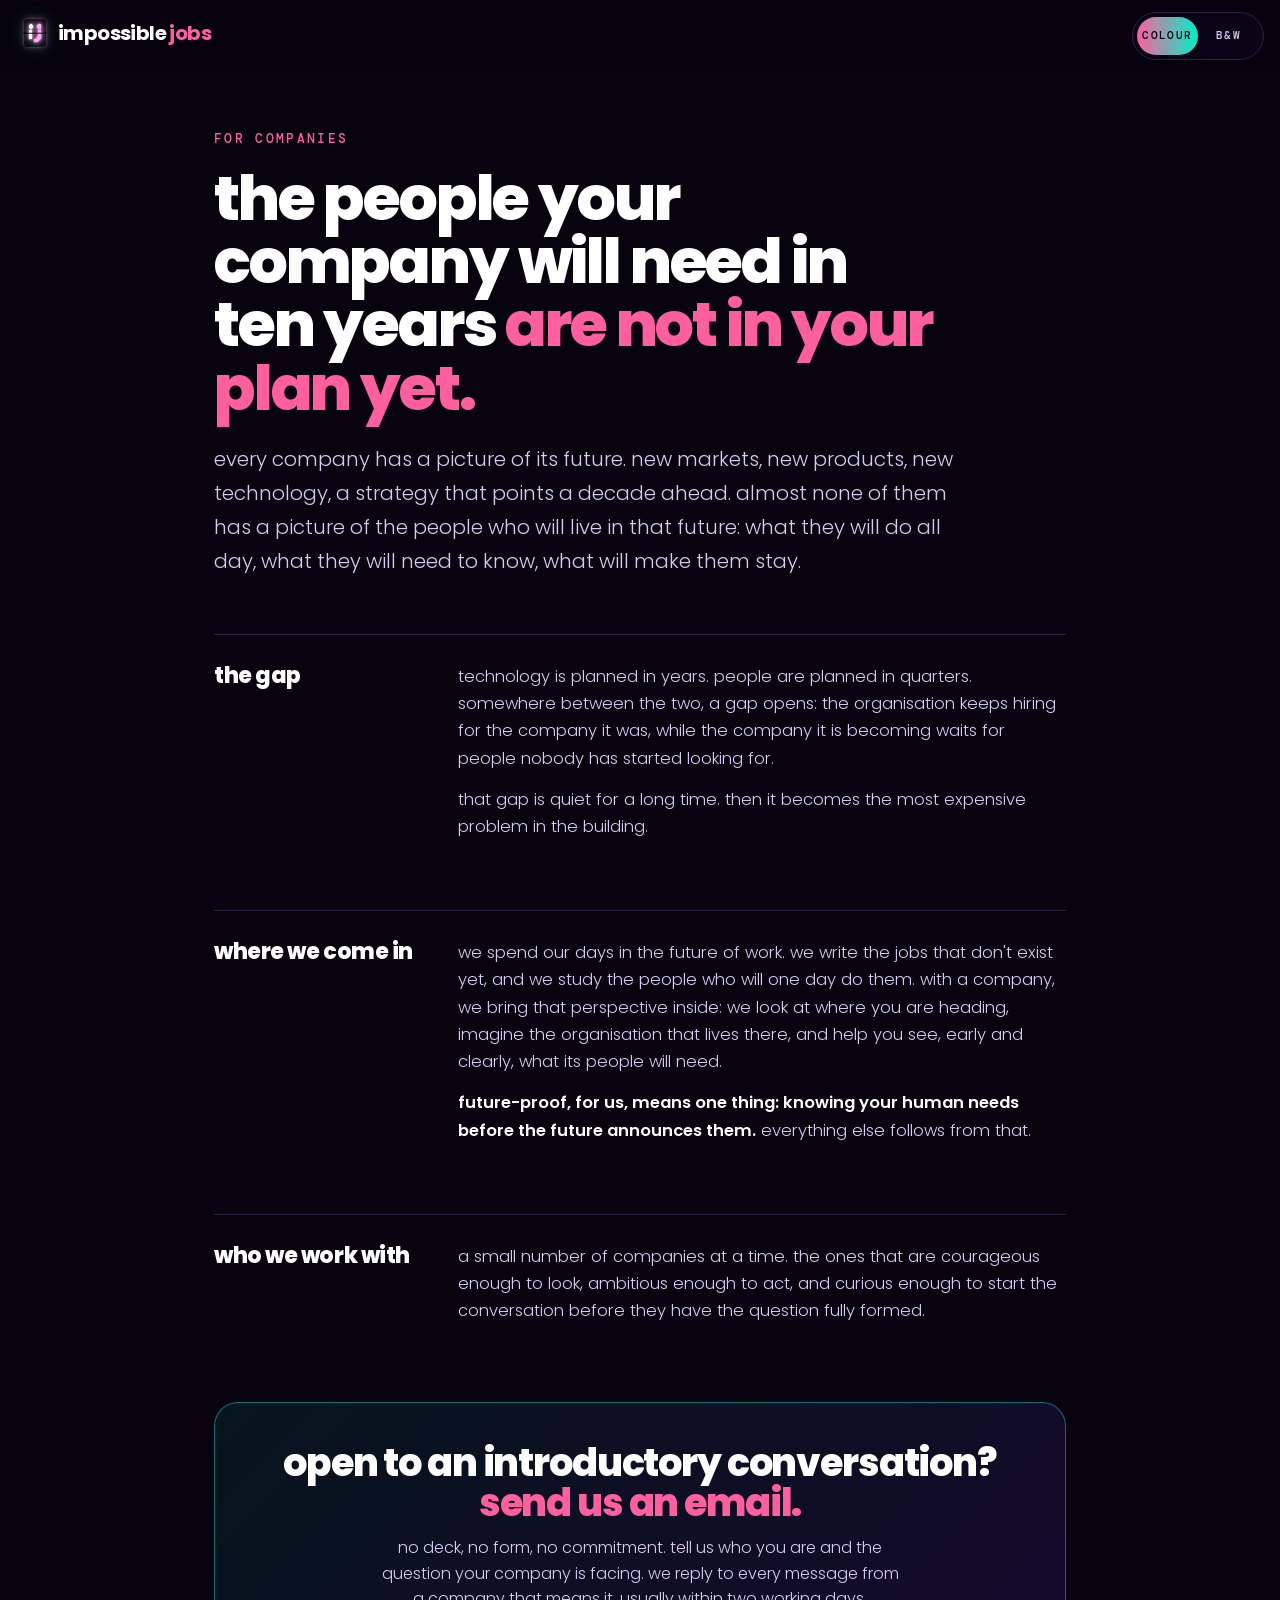
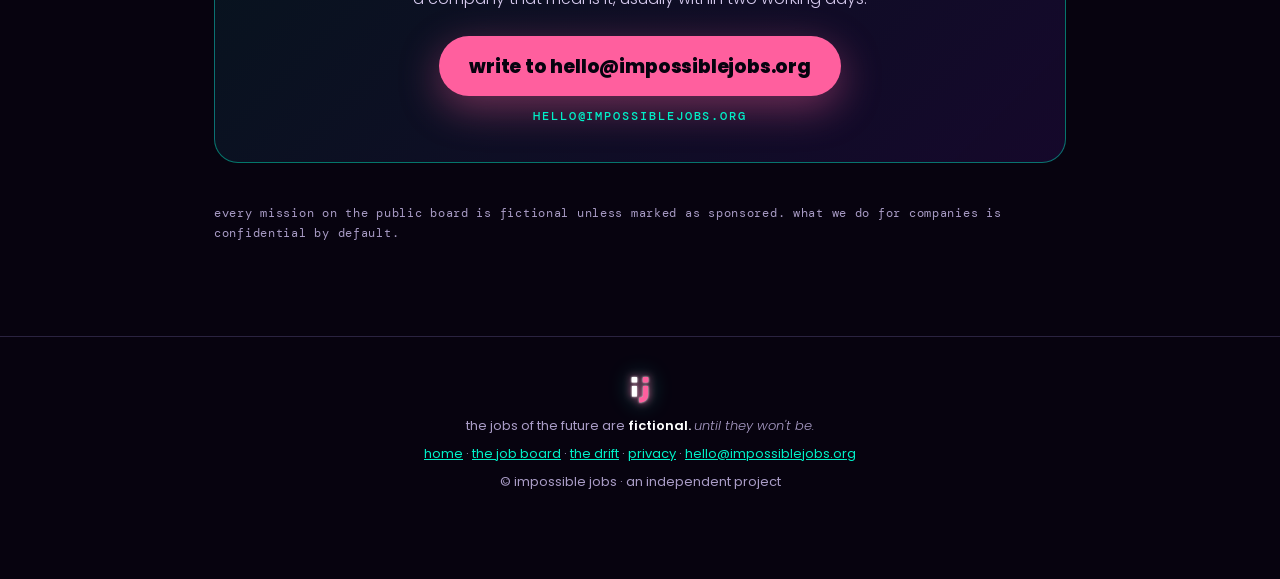
<file: companies.html>
<!doctype html>
<html lang="en">
<head>
<meta charset="utf-8">
<meta name="viewport" content="width=device-width, initial-scale=1, viewport-fit=cover">
<title>for companies · impossible jobs</title>
<meta name="description" content="we help companies become future-proof by anticipating the human needs of the next decade. an introductory conversation is one email away.">
<meta name="theme-color" content="#07030f">
<script>try{if(localStorage.getItem('ij-theme')==='mono')document.documentElement.setAttribute('data-theme','mono')}catch(e){}</script>
<meta property="og:type" content="website">
<meta property="og:title" content="impossible jobs · for companies">
<meta property="og:description" content="future-proof your organisation: anticipate the human needs of the next decade.">
<meta property="og:image" content="https://impossiblejobs.org/og.png">
<link rel="canonical" href="https://impossiblejobs.org/companies.html">
<link rel="icon" href="favicon.svg" type="image/svg+xml">
<link rel="preconnect" href="https://fonts.googleapis.com">
<link rel="preconnect" href="https://fonts.gstatic.com" crossorigin>
<link href="https://fonts.googleapis.com/css2?family=Poppins:ital,wght@0,300;0,400;0,600;0,700;0,800;1,300&family=DM+Mono:wght@400;500&display=swap" rel="stylesheet">
<link rel="stylesheet" href="site.css">
<link rel="stylesheet" href="flap.css">
<link rel="stylesheet" href="seat.css">
<link rel="stylesheet" href="mono.css">
<style>
  .cos-page { position: relative; z-index: 1; padding: 130px 24px 80px; }
  .cos-page .wrap { max-width: 900px; }
  .cos-page h1 { font-size: clamp(34px, 5.4vw, 62px); line-height: 1.02; letter-spacing: -.035em; font-weight: 800; margin: 14px 0 22px; max-width: 18ch; }
  .cos-page h1 em { font-style: normal; color: var(--pink); }
  .cos-page .lede { max-width: 64ch; font-size: clamp(17px, 1.6vw, 20px); }
  .cos-block { margin: 56px 0 0; display: grid; grid-template-columns: 220px 1fr; gap: 24px; align-items: start; padding-top: 28px; border-top: 1px solid var(--line); }
  .cos-block h2 { margin: 0; font-size: 22px; font-weight: 800; letter-spacing: -.02em; line-height: 1.15; }
  .cos-block p { margin: 0 0 14px; color: var(--lavender); font-weight: 300; line-height: 1.65; font-size: 16.5px; }
  .cos-block p strong { color: #fff; font-weight: 600; }
  .cos-ask { margin: 64px 0 0; padding: 40px 34px; border-radius: 24px; border: 1px solid rgba(0,240,200,.45); background: linear-gradient(135deg, rgba(0,240,200,.08), rgba(107,43,217,.14)); text-align: center; }
  .cos-ask h2 { margin: 0 0 12px; font-size: clamp(26px, 3.4vw, 38px); font-weight: 800; letter-spacing: -.03em; line-height: 1.05; }
  .cos-ask h2 em { font-style: normal; color: var(--pink); }
  .cos-ask p { max-width: 52ch; margin: 0 auto 24px; color: var(--lavender); font-weight: 300; line-height: 1.6; }
  .cos-ask .mailto { display: inline-flex; align-items: center; gap: 12px; height: 60px; padding: 0 30px; border-radius: 999px; background: var(--pink); color: #07030f; text-decoration: none; font-weight: 800; font-size: 19px; letter-spacing: -.01em; box-shadow: 0 12px 40px rgba(255,95,158,.4); transition: transform .25s; }
  .cos-ask .mailto:hover { transform: translateY(-2px); }
  .cos-ask .cos-addr { display: block; margin-top: 14px; font: 500 12px/1 var(--mono); letter-spacing: .16em; text-transform: uppercase; color: var(--cyan); }
  .cos-page .fine { font-family: var(--mono); font-size: 12px; letter-spacing: .06em; color: var(--muted); margin-top: 40px; line-height: 1.7; }
  @media (max-width: 760px) { .cos-block { grid-template-columns: 1fr; gap: 10px; } .cos-page { padding-top: 110px; } .cos-ask { padding: 32px 22px; } .cos-ask .mailto { height: 54px; font-size: 17px; padding: 0 22px; } }
</style>
</head>
<body>
  <header class="bar on" id="bar">
    <a class="mini" href="index.html" aria-label="impossible jobs, home"><span class="ij-flap" data-size="22" data-mode="spin" data-spin="1800" data-hold="7000" data-delay="2500" aria-hidden="true"></span><span>impossible <span>jobs</span></span></a>
  </header>

  <main class="cos-page">
    <div class="wrap">
      <p class="eyebrow pink">for companies</p>
      <h1>the people your company will need in ten years <em>are not in your plan yet.</em></h1>
      <p class="lede">every company has a picture of its future. new markets, new products, new technology, a strategy that points a decade ahead. almost none of them has a picture of the people who will live in that future: what they will do all day, what they will need to know, what will make them stay.</p>

      <div class="cos-block">
        <h2>the gap</h2>
        <div>
          <p>technology is planned in years. people are planned in quarters. somewhere between the two, a gap opens: the organisation keeps hiring for the company it was, while the company it is becoming waits for people nobody has started looking for.</p>
          <p>that gap is quiet for a long time. then it becomes the most expensive problem in the building.</p>
        </div>
      </div>

      <div class="cos-block">
        <h2>where we come in</h2>
        <div>
          <p>we spend our days in the future of work. we write the jobs that don't exist yet, and we study the people who will one day do them. with a company, we bring that perspective inside: we look at where you are heading, imagine the organisation that lives there, and help you see, early and clearly, what its people will need.</p>
          <p><strong>future-proof, for us, means one thing: knowing your human needs before the future announces them.</strong> everything else follows from that.</p>
        </div>
      </div>

      <div class="cos-block">
        <h2>who we work with</h2>
        <div>
          <p>a small number of companies at a time. the ones that are courageous enough to look, ambitious enough to act, and curious enough to start the conversation before they have the question fully formed.</p>
        </div>
      </div>

      <div class="cos-ask" id="talk">
        <h2>open to an introductory conversation? <em>send us an email.</em></h2>
        <p>no deck, no form, no commitment. tell us who you are and the question your company is facing. we reply to every message from a company that means it, usually within two working days.</p>
        <a class="mailto" href="mailto:hello@impossiblejobs.org?subject=introductory%20conversation">write to hello@impossiblejobs.org</a>
        <span class="cos-addr">hello@impossiblejobs.org</span>
      </div>
      <p class="fine">every mission on the public board is fictional unless marked as sponsored. what we do for companies is confidential by default.</p>
    </div>
  </main>

  <footer>
    <p class="foot-mark"><svg class="ij-mono sm" width="28" height="28" viewBox="0 0 100 100" fill="none" aria-hidden="true"><rect x="20" y="0" width="20" height="20" rx="2.5" fill="#ffffff"/><rect x="60" y="0" width="20" height="20" rx="2.5" fill="#ff5f9e"/><path d="M30 32v38" stroke="#ffffff" stroke-width="18"/><path d="M70 32v33a17 17 0 0 1-17 17H47" stroke="#ff5f9e" stroke-width="18"/></svg></p>
    <p>the jobs of the future are <strong>fictional.</strong> <em>until they won't be.</em></p>
    <p><a href="index.html">home</a> · <a href="jobs.html">the job board</a> · <a href="drift.html">the drift</a> · <a href="privacy.html">privacy</a> · <a href="mailto:hello@impossiblejobs.org">hello@impossiblejobs.org</a></p>
    <p>© impossible jobs · an independent project</p>
  </footer>
<script src="flap.js"></script>
<script src="seat.js"></script>
<script src="theme.js"></script>
</body>
</html>
</file>
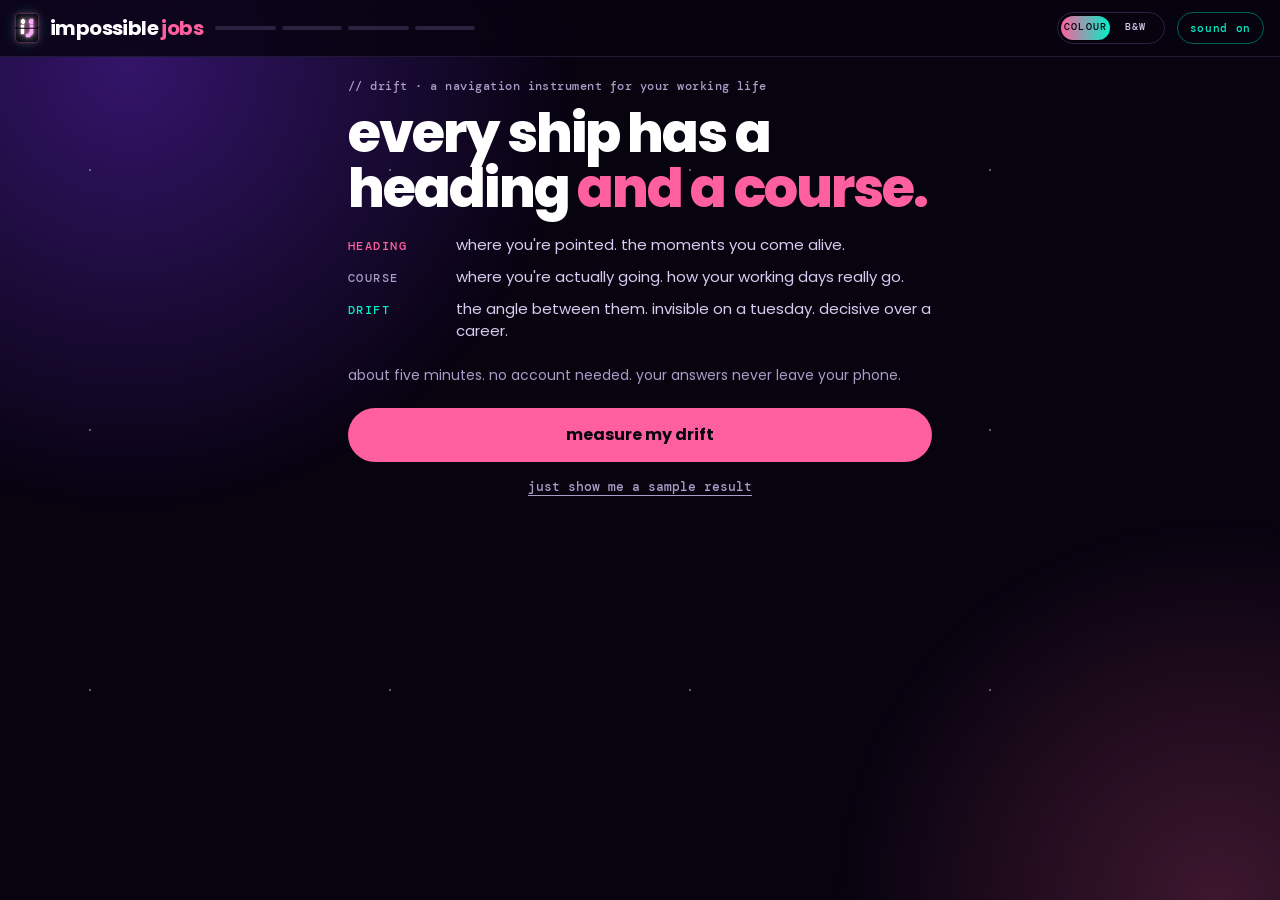
<file: drift.html>
<!doctype html>
<html lang="en">
<head>
<meta charset="utf-8">
<meta name="viewport" content="width=device-width, initial-scale=1, viewport-fit=cover">
<title>impossible jobs · drift</title>
<meta name="description" content="measure the angle between what you were made for and how your days actually go. five minutes. nothing is stored.">
<meta name="theme-color" content="#07030f">
<script>try{if(localStorage.getItem('ij-theme')==='mono')document.documentElement.setAttribute('data-theme','mono')}catch(e){}</script>
<meta property="og:type" content="website">
<meta property="og:title" content="impossible jobs · drift">
<meta property="og:description" content="measure the angle between what you were made for and how your days actually go.">
<meta property="og:image" content="https://impossiblejobs.org/og.png">
<meta name="twitter:card" content="summary_large_image">
<link rel="canonical" href="https://impossiblejobs.org/drift.html">
<link rel="icon" href="favicon.svg" type="image/svg+xml">
<link rel="preconnect" href="https://fonts.googleapis.com">
<link rel="preconnect" href="https://fonts.gstatic.com" crossorigin>
<link href="https://fonts.googleapis.com/css2?family=Poppins:wght@300;400;600;700;800&family=DM+Mono:wght@400;500&display=swap" rel="stylesheet">
<style>
:root{
  --bg:#07030f; --deep:#04020a; --panel:rgba(20,12,40,.72); --line:#2a2340; --white:#fff; --lav:#d8ccf0; --muted:#a99cc6;
  --pink:#ff5f9e; --cyan:#00f0c8; --amber:#ffc857; --violet:#6b2bd9; --ticket:#ece8f5; --ink:#07030f; --magenta:#c2185b;
  --sans:'Poppins','Avenir Next','Segoe UI',system-ui,sans-serif; --mono:'DM Mono',ui-monospace,SFMono-Regular,Menlo,monospace;
  color-scheme:dark; box-sizing:border-box;
  padding-top:env(safe-area-inset-top,0px); padding-bottom:env(safe-area-inset-bottom,0px);
}
/* the brand is a night sky in both modes */
@media (prefers-color-scheme:dark){ :root:not([data-theme="light"]){ --bg:#07030f; --panel:rgba(20,12,40,.72); } }
:root[data-theme="dark"]{ --bg:#07030f; }
html{ scroll-padding-top:env(safe-area-inset-top,0px); }
*{ box-sizing:border-box; }
body{ margin:0; min-height:100vh; background:var(--bg); color:var(--white); font-family:var(--sans); -webkit-font-smoothing:antialiased; overflow-x:clip; }
button{ font-family:inherit; color:inherit; }
a{ color:var(--cyan); }
body::before{ content:""; position:fixed; inset:0 0 auto; height:env(safe-area-inset-top,0px); z-index:10; background:rgba(7,3,15,.88); }

/* sky */
.sky{ position:fixed; inset:0; z-index:0; pointer-events:none; overflow:hidden; }
.sky .g1{ position:absolute; width:70vmax; height:70vmax; left:-25vmax; top:-30vmax; border-radius:50%; background:radial-gradient(closest-side,rgba(107,43,217,.45),transparent); }
.sky .g2{ position:absolute; width:60vmax; height:60vmax; right:-25vmax; bottom:-30vmax; border-radius:50%; background:radial-gradient(closest-side,rgba(255,95,158,.22),transparent); transition:opacity 1.2s; }
.sky .stars{ position:absolute; inset:0; background-image:radial-gradient(1px 1px at 20px 30px,#fff 50%,transparent 51%),radial-gradient(1px 1px at 140px 90px,#d8ccf0 50%,transparent 51%),radial-gradient(1.5px 1.5px at 90px 170px,#fff 50%,transparent 51%),radial-gradient(1px 1px at 230px 220px,#00f0c8 50%,transparent 51%); background-size:300px 260px; opacity:.35; animation:drift 120s linear infinite; }
@keyframes drift{ to{ background-position:300px 260px; } }

/* bar */
.bar{ position:sticky; top:env(safe-area-inset-top,0px); z-index:5; display:flex; align-items:center; justify-content:space-between; gap:12px; padding:12px 16px; background:rgba(7,3,15,.82); backdrop-filter:blur(10px); -webkit-backdrop-filter:blur(10px); border-bottom:1px solid rgba(42,35,64,.7); }
/* the logo matches the home page and the mission board: same tile, same wordmark size (site.css .mini) */
.mark{ display:flex; align-items:center; gap:10px; flex:none; color:var(--white); text-decoration:none; font-weight:700; font-size:20px; letter-spacing:-.03em; white-space:nowrap; }
.mark .ij-flap{ margin-right:2px; }
.mark > span:last-child > span{ color:var(--pink); }
@media (max-width:420px){ .mark{ font-size:16px; gap:7px; } }
.acts{ display:flex; gap:6px; flex:1; max-width:260px; }
.acts i{ flex:1; height:4px; border-radius:2px; background:var(--line); position:relative; overflow:hidden; }
.acts i b{ position:absolute; inset:0; width:0; background:linear-gradient(90deg,var(--cyan),var(--pink)); transition:width .6s cubic-bezier(.2,.9,.2,1); }
.snd{ border:1px solid var(--line); background:none; border-radius:999px; height:32px; padding:0 12px; font:500 11px/1 var(--mono); color:var(--muted); cursor:pointer; letter-spacing:.06em; }
.snd[aria-pressed="true"]{ color:var(--cyan); border-color:rgba(0,240,200,.4); }

main{ position:relative; z-index:1; max-width:620px; margin:0 auto; padding:20px 18px 60px; }
.screen{ display:none; }
.screen.on{ display:block; animation:enter .5s cubic-bezier(.2,.9,.2,1) both; }
@keyframes enter{ from{ opacity:0; transform:translateY(14px); filter:blur(4px);} to{ opacity:1; transform:none; filter:none;} }

.sys{ font:500 12px/1.6 var(--mono); color:var(--muted); letter-spacing:.04em; margin:0 0 10px; }
.sys .c{ color:var(--cyan); } .sys .p{ color:var(--pink); }
h1{ font-size:clamp(34px,9vw,54px); line-height:1.02; letter-spacing:-.035em; font-weight:800; margin:6px 0 18px; }
h2{ font-size:clamp(26px,6.6vw,36px); line-height:1.08; letter-spacing:-.03em; font-weight:700; margin:4px 0 12px; }
h1 em, h2 em{ font-style:normal; color:var(--pink); }
.lead{ color:var(--lav); font-size:17px; line-height:1.55; margin:0 0 22px; font-weight:300; }
.small{ font-size:14px; color:var(--muted); line-height:1.5; }

.btn{ display:inline-flex; align-items:center; justify-content:center; gap:10px; min-height:54px; padding:0 26px; border-radius:999px; border:0; background:var(--pink); color:var(--ink); font:700 16px/1 var(--sans); cursor:pointer; text-decoration:none; transition:transform .2s, opacity .2s, box-shadow .3s; box-shadow:0 0 0 rgba(255,95,158,0); }
.btn:not(:disabled):hover{ box-shadow:0 0 28px rgba(255,95,158,.45); }
.btn:active{ transform:scale(.97); }
.btn:disabled{ opacity:.28; cursor:not-allowed; }
.btn.ghost{ background:transparent; color:var(--lav); border:1px solid var(--line); }
.btn.cyan{ background:transparent; color:var(--cyan); border:1px solid rgba(0,240,200,.5); }
.btn.wide{ width:100%; }
.row{ display:flex; gap:10px; flex-wrap:wrap; margin-top:22px; align-items:center; }
.link{ background:none; border:0; color:var(--muted); font:500 13px/1 var(--mono); text-decoration:underline; text-underline-offset:4px; cursor:pointer; padding:8px 4px; }
:focus-visible{ outline:2px solid var(--cyan); outline-offset:3px; }

/* intro instrument */
.intro-inst{ display:block; width:100%; max-width:340px; margin:4px auto 10px; }
.legend3{ display:grid; gap:10px; margin:0 0 24px; }
.legend3 div{ display:grid; grid-template-columns:96px 1fr; gap:12px; align-items:baseline; font-size:15px; color:var(--lav); line-height:1.45; }
.legend3 b{ font:500 12px/1 var(--mono); letter-spacing:.12em; text-transform:uppercase; }

/* textarea + starters */
textarea, input[type=text]{ width:100%; border:1px solid var(--line); border-radius:18px; background:var(--panel); color:var(--white); padding:18px; font:400 17px/1.5 var(--sans); resize:none; transition:border-color .3s, box-shadow .3s; }
textarea{ min-height:150px; }
textarea:focus, input[type=text]:focus{ outline:none; border-color:var(--cyan); box-shadow:0 0 0 4px rgba(0,240,200,.12); }
textarea::placeholder, input::placeholder{ color:#6b6585; }
.starters{ display:flex; gap:8px; flex-wrap:wrap; margin:0 0 12px; }
.starter{ border:1px dashed var(--line); background:none; border-radius:999px; padding:9px 14px; font:400 14px/1 var(--sans); color:var(--muted); cursor:pointer; }
.starter:hover{ color:var(--white); border-color:var(--muted); }
.meter{ display:flex; justify-content:space-between; align-items:center; margin-top:10px; font:500 12px/1 var(--mono); color:var(--muted); }
.meter .bar2{ flex:1; height:3px; background:var(--line); margin:0 12px; border-radius:2px; overflow:hidden; }
.meter .bar2 i{ display:block; height:100%; width:0; background:var(--cyan); transition:width .2s; }
.meter .ok{ color:var(--cyan); }

/* cards */
.cards{ display:grid; gap:10px; }
.cards.two{ grid-template-columns:1fr 1fr; }
@media (max-width:420px){ .cards.two{ grid-template-columns:1fr 1fr; } }
.card{ position:relative; text-align:left; display:flex; flex-direction:column; gap:6px; padding:16px; min-height:96px; border-radius:18px; border:1px solid var(--line); background:var(--panel); cursor:pointer; transition:transform .25s cubic-bezier(.2,.9,.2,1), border-color .25s, background .25s, box-shadow .25s; }
.card .ic{ font-size:26px; line-height:1; }
.card .l{ font-weight:600; font-size:15px; line-height:1.25; }
.card .d{ font-size:12.5px; color:var(--muted); line-height:1.4; }
.card:hover{ border-color:#4a4066; }
.card.pick{ border-color:var(--cyan); background:rgba(0,240,200,.09); transform:translateY(-2px); box-shadow:0 10px 30px rgba(0,240,200,.12); }
.card.pick.pk{ border-color:var(--pink); background:rgba(255,95,158,.1); box-shadow:0 10px 30px rgba(255,95,158,.14); }
.card .ord{ position:absolute; right:12px; top:12px; width:24px; height:24px; border-radius:50%; display:grid; place-items:center; font:500 12px/1 var(--mono); background:var(--cyan); color:var(--ink); transform:scale(0); transition:transform .3s cubic-bezier(.2,1.4,.4,1); }
.card.pick .ord{ transform:scale(1); }
.cards.wide .card{ flex-direction:row; align-items:center; gap:14px; min-height:74px; }
.cards.wide .card .ic{ font-size:28px; }
.hint{ font:500 12px/1.6 var(--mono); color:var(--muted); margin:12px 0 0; }

/* heading interstitial */
.center{ text-align:center; }
.compass{ display:block; width:min(300px,80vw); margin:10px auto 6px; }
.lock{ font:500 13px/1.6 var(--mono); color:var(--cyan); letter-spacing:.1em; text-transform:uppercase; }

/* status chips */
.chips{ display:flex; flex-wrap:wrap; gap:8px; margin:0 0 18px; }
.chip{ border:1px solid var(--line); background:none; border-radius:999px; padding:10px 15px; font:500 14px/1 var(--sans); color:var(--lav); cursor:pointer; transition:all .2s; }
.chip.on{ border-color:var(--pink); color:var(--white); background:rgba(255,95,158,.12); }

/* paint the day */
.brushes{ display:flex; flex-wrap:wrap; gap:7px; margin:0 0 14px; }
.brush{ flex:none; display:flex; align-items:center; gap:7px; border:1.5px solid var(--line); background:var(--panel); border-radius:12px; padding:9px 11px; font:500 13px/1.2 var(--sans); color:var(--lav); cursor:pointer; white-space:nowrap; transition:all .2s; }
.brush i{ width:12px; height:12px; border-radius:4px; flex:none; }
.brush.on{ color:var(--white); border-color:var(--c); background:color-mix(in srgb,var(--c) 18%,transparent); transform:translateY(-1px); }
.day{ touch-action:none; user-select:none; -webkit-user-select:none; display:grid; gap:5px; margin-top:4px; }
.slot{ display:grid; grid-template-columns:54px 1fr; align-items:stretch; gap:10px; cursor:pointer; }
.slot .t{ font:500 12px/1 var(--mono); color:var(--muted); align-self:center; text-align:right; }
.slot .f{ min-height:44px; border-radius:12px; border:1.5px dashed var(--line); display:flex; align-items:center; gap:10px; padding:0 14px; font-size:14px; color:var(--muted); transition:background .25s, border-color .25s, color .25s, transform .15s; }
.slot.filled .f{ border-style:solid; border-color:transparent; background:var(--c); color:var(--ink); font-weight:600; }
.slot.filled .f.dark{ color:var(--white); }
.slot.pop .f{ transform:scale(1.03); }
.extend{ display:flex; justify-content:space-between; margin:10px 0 0 64px; }
.extend button{ background:none; border:0; color:var(--muted); font:500 12px/1 var(--mono); cursor:pointer; padding:8px 0; }
.painted{ font:500 12px/1 var(--mono); color:var(--muted); margin-top:14px; text-align:center; }
.painted b{ color:var(--cyan); font-weight:500; }

/* solve cards */
.deck{ position:relative; min-height:420px; }
.qcard{ border:1px solid var(--line); border-radius:24px; background:var(--panel); padding:22px 20px; animation:deal .45s cubic-bezier(.2,.9,.2,1) both; }
@keyframes deal{ from{ opacity:0; transform:translateX(40px) rotate(2deg);} to{ opacity:1; transform:none; } }
.qcard.out{ animation:fly .35s ease-in both; }
@keyframes fly{ to{ opacity:0; transform:translateX(-60px) rotate(-3deg);} }
.qhead{ display:flex; align-items:center; gap:12px; margin-bottom:18px; }
.qhead .sw{ width:44px; height:44px; border-radius:14px; display:grid; place-items:center; font-size:22px; background:var(--c); }
.qhead .n{ font-weight:700; font-size:18px; line-height:1.2; }
.qhead .h{ font:500 12px/1.4 var(--mono); color:var(--muted); }
.q{ font-weight:600; font-size:16px; margin:14px 0 10px; }
.opts{ display:flex; flex-wrap:wrap; gap:8px; }
.opt{ border:1px solid var(--line); background:rgba(7,3,15,.5); border-radius:999px; padding:11px 15px; font:500 14px/1.2 var(--sans); color:var(--lav); cursor:pointer; transition:all .2s; text-align:left; }
.opt.on{ border-color:var(--cyan); background:rgba(0,240,200,.12); color:var(--white); }
.opts.pres .opt.on{ border-color:var(--pink); background:rgba(255,95,158,.14); }
.deckfoot{ display:flex; justify-content:space-between; align-items:center; margin-top:14px; font:500 12px/1 var(--mono); color:var(--muted); }

/* scanning */
.scanbox{ min-height:62vh; display:flex; flex-direction:column; align-items:center; justify-content:center; gap:16px; text-align:center; }
.radar{ width:150px; height:150px; border-radius:50%; border:1px solid var(--line); position:relative; overflow:hidden; background:radial-gradient(circle,rgba(0,240,200,.08),transparent 70%); }
.radar::before{ content:""; position:absolute; inset:0; background:conic-gradient(from 0deg,rgba(0,240,200,.55),transparent 30%); animation:spin 1.6s linear infinite; }
.radar::after{ content:""; position:absolute; inset:30%; border-radius:50%; border:1px solid var(--line); }
@keyframes spin{ to{ transform:rotate(360deg);} }
.scanlines{ font:500 13px/1.9 var(--mono); color:var(--muted); min-height:120px; }
.scanlines span{ display:block; animation:enter .4s both; }
.scanlines span:last-child{ color:var(--cyan); }

/* drift */
.inst-wrap{ position:relative; margin:4px -6px 0; }
.inst{ display:block; width:100%; max-width:420px; margin:0 auto; }
.blip{ transform-box:fill-box; transform-origin:center; animation:pulse 1.8s ease-out infinite; }
@keyframes pulse{ 0%{ opacity:.9; transform:scale(1);} 100%{ opacity:0; transform:scale(3.2);} }
.deg{ text-align:center; margin-top:-8px; }
.deg .num{ font-weight:800; font-size:clamp(72px,22vw,112px); line-height:.95; letter-spacing:-.05em; background:linear-gradient(180deg,#fff,#d8ccf0); -webkit-background-clip:text; background-clip:text; color:transparent; font-variant-numeric:tabular-nums; }
.deg .lab{ font:500 12px/1.6 var(--mono); color:var(--muted); letter-spacing:.16em; text-transform:uppercase; }
.verdict{ text-align:center; font-size:19px; line-height:1.45; color:var(--lav); max-width:460px; margin:14px auto 0; font-weight:300; }
.verdict b{ color:var(--white); font-weight:600; }
.analog{ margin:28px auto 0; max-width:480px; border-radius:22px; padding:22px; background:var(--ticket); color:var(--ink); text-align:center; opacity:0; transform:translateY(10px) scale(.98); transition:opacity .6s, transform .6s cubic-bezier(.2,.9,.2,1); }
.analog.on{ opacity:1; transform:none; }
.analog .k{ margin:0 0 10px; font:500 11px/1 var(--mono); letter-spacing:.14em; text-transform:uppercase; color:var(--magenta); }
.analog .set{ margin:0; font-size:18px; line-height:1.4; font-weight:600; }
.analog .out{ margin:6px 0 0; font-size:clamp(22px,6vw,28px); line-height:1.15; font-weight:800; letter-spacing:-.02em; color:var(--magenta); }
.corrnote .an{ display:block; margin-top:8px; color:var(--white); }
.sect{ margin-top:46px; }
.sect > .sys{ margin-bottom:14px; }
.words{ display:grid; grid-template-columns:1fr 1fr; gap:10px; }
@media (max-width:460px){ .words{ grid-template-columns:1fr; } }
.word{ border-radius:20px; padding:18px; position:relative; }
.word.h{ background:var(--ticket); color:var(--ink); }
.word.c{ background:var(--panel); border:1px solid var(--line); }
.word .k{ font:500 11px/1 var(--mono); letter-spacing:.14em; text-transform:uppercase; margin-bottom:10px; }
.word.h .k{ color:var(--magenta); } .word.c .k{ color:var(--muted); }
.word p{ margin:0; font-size:16px; line-height:1.5; }
.word.h p{ font-weight:600; }
.word.c p{ color:var(--lav); }
.tell{ margin:14px 2px 0; font-size:15px; line-height:1.55; color:var(--cyan); }
.gaps{ display:grid; gap:10px; }
.gap{ display:grid; grid-template-columns:36px 1fr; gap:12px; padding:16px; border-radius:18px; border:1px solid var(--line); background:var(--panel); animation:enter .5s both; }
.gap .gi{ font-size:24px; line-height:1.2; }
.gap p{ margin:0; font-size:15.5px; line-height:1.5; color:var(--lav); }
.gap p b{ color:var(--white); font-weight:600; }
.gap p em{ font-style:normal; color:var(--pink); font-weight:600; }
.strip{ display:flex; height:54px; border-radius:14px; overflow:hidden; gap:2px; }
.strip i{ display:block; height:100%; transition:opacity .4s; position:relative; }
.strip i.absent{ opacity:.18; }
.strip i.half{ opacity:.55; }
.striplab{ display:flex; justify-content:space-between; font:500 11px/1 var(--mono); color:var(--muted); margin-top:8px; }
.alive{ font-size:17px; line-height:1.5; color:var(--lav); margin:14px 0 0; }
.alive b{ color:var(--white); }
.landing{ border-radius:22px; border:1px solid var(--line); background:var(--panel); padding:20px; }
.sl{ margin:4px 0 16px; }
.sl label{ display:flex; justify-content:space-between; font:500 12px/1 var(--mono); color:var(--muted); margin-bottom:10px; }
.sl label b{ color:var(--white); font-weight:500; }
input[type=range]{ width:100%; accent-color:var(--pink); height:28px; }
.big{ display:grid; grid-template-columns:1fr 1fr; gap:10px; margin-top:6px; }
.big div{ border-radius:16px; padding:14px; background:rgba(7,3,15,.5); }
.big b{ display:block; font-weight:800; font-size:clamp(26px,7vw,34px); letter-spacing:-.03em; line-height:1.05; font-variant-numeric:tabular-nums; }
.big span{ font:500 11px/1.5 var(--mono); color:var(--muted); }
.big .pk b{ color:var(--pink); }
.fixes{ display:grid; gap:10px; }
.fixbtn{ text-align:left; display:grid; grid-template-columns:1fr auto; gap:12px; align-items:center; padding:16px 18px; border-radius:18px; border:1px solid var(--line); background:var(--panel); cursor:pointer; transition:all .25s; }
.fixbtn .ft{ font-weight:600; font-size:15.5px; line-height:1.35; }
.fixbtn .fd{ font-size:13px; color:var(--muted); margin-top:4px; line-height:1.4; }
.fixbtn .fa{ font:700 26px/1 var(--sans); letter-spacing:-.03em; color:var(--cyan); white-space:nowrap; }
.fixbtn .fk{ font:500 11px/1 var(--mono); letter-spacing:.14em; text-transform:uppercase; color:var(--muted); margin-bottom:6px; }
.fixes{ position:relative; }
.fixbtn.on{ border-color:var(--cyan); background:rgba(0,240,200,.09); }
.corrnote{ font-size:16px; line-height:1.55; color:var(--lav); margin:14px 0 0; min-height:48px; }
.corrnote b{ color:var(--cyan); }

/* posting */
.ticket{ position:relative; background:var(--ticket); color:var(--ink); border-radius:24px; padding:26px 22px 22px; margin-top:6px;
  -webkit-mask-image:radial-gradient(circle 12px at 0 62%,transparent 96%,#000 100%),radial-gradient(circle 12px at 100% 62%,transparent 96%,#000 100%); -webkit-mask-composite:source-in;
  mask-image:radial-gradient(circle 12px at 0 62%,transparent 96%,#000 100%),radial-gradient(circle 12px at 100% 62%,transparent 96%,#000 100%); mask-composite:intersect;
  box-shadow:0 0 60px rgba(255,95,158,.18); animation:print .9s cubic-bezier(.2,.9,.2,1) both; }
@keyframes print{ from{ clip-path:inset(0 0 100% 0); } to{ clip-path:inset(0 0 0 0); } }
.ticket .top{ display:flex; justify-content:space-between; gap:10px; font:500 11px/1.4 var(--mono); letter-spacing:.12em; text-transform:uppercase; color:var(--violet); }
.ticket .top .st{ color:var(--magenta); display:flex; align-items:center; gap:7px; }
.ticket .top .st::before{ content:""; width:8px; height:8px; border-radius:2px; background:#00b896; animation:blink 1.6s steps(2) infinite; }
@keyframes blink{ 50%{ opacity:.25; } }
.ticket h3{ font-size:clamp(28px,7.6vw,40px); line-height:1.02; letter-spacing:-.035em; font-weight:800; margin:16px 0 8px; }
.ticket .co{ font:500 12.5px/1.6 var(--mono); color:#6b6585; }
.ticket .co b{ color:var(--ink); font-weight:500; }
.ticket .blk{ margin-top:18px; }
.ticket .blk .k{ font:500 11px/1 var(--mono); letter-spacing:.14em; text-transform:uppercase; color:#6b6585; margin-bottom:7px; }
.ticket .blk p{ margin:0; font-size:15.5px; line-height:1.5; }
.ticket .blk p.q{ font-weight:600; font-size:16px; }
.ticket .tear{ border-top:2px dashed rgba(7,3,15,.25); margin:22px -22px 0; }
.ticket .catch{ margin-top:16px; }
.ticket .catch .k{ color:var(--magenta); }
.ticket ul{ margin:0; padding:0; list-style:none; display:grid; gap:8px; }
.ticket li{ font-size:15px; line-height:1.45; padding-left:20px; position:relative; }
.ticket li::before{ content:""; position:absolute; left:0; top:8px; width:9px; height:9px; border-radius:2px; border:1.5px solid var(--magenta); }

.spot{ position:relative; margin:8px 0 0; padding:26px 22px 22px; border-radius:20px; background:#07030f; border:1px solid var(--line); overflow:hidden; }
.spot::before{ content:""; position:absolute; inset:-40% -20% auto; height:140%; background:radial-gradient(ellipse at 50% 20%, rgba(255,95,158,.22), transparent 60%); pointer-events:none; }
.spot-k{ position:relative; margin:0 0 10px; font:500 12px/1.5 var(--mono); letter-spacing:.08em; text-transform:uppercase; color:var(--muted); }
.spot-k b{ color:var(--cyan); }
.spot-num{ position:relative; display:flex; flex-direction:column; align-items:flex-start; }
.spot-num b{ font-size:clamp(56px,16vw,96px); font-weight:800; letter-spacing:-.05em; line-height:.95; color:var(--pink); text-shadow:0 0 40px rgba(255,95,158,.45); }
.spot-num span{ margin-top:6px; font:500 12px/1.4 var(--mono); letter-spacing:.14em; text-transform:uppercase; color:var(--lav); }
.spot-sub{ position:relative; margin:18px 0 0; font-size:16px; line-height:1.6; color:var(--lav); font-weight:300; }
.spot-sub b{ color:#fff; font-weight:600; }
.spot-stats{ position:relative; display:grid; gap:10px; margin:22px 0 0; }
.spot-stats div{ padding:14px 16px; border-radius:14px; border:1px solid var(--line); background:rgba(12,8,28,.7); }
.spot-stats b{ display:block; font-size:26px; font-weight:800; letter-spacing:-.03em; color:var(--cyan); }
.spot-stats span{ display:block; margin-top:4px; font-size:14px; line-height:1.5; color:var(--lav); }
.spot-stats i{ display:block; margin-top:6px; font:500 10px/1.4 var(--mono); letter-spacing:.1em; text-transform:uppercase; color:var(--muted); font-style:normal; }
.spot-foot{ position:relative; margin:20px 0 0; font-size:15px; line-height:1.55; color:#fff; font-weight:600; }
@media (min-width:600px){ .spot-stats{ grid-template-columns:repeat(3,1fr); } }
.ticket .arch{ display:flex; gap:14px; align-items:center; margin-top:20px; padding:14px; border-radius:16px; background:rgba(7,3,15,.06); }
.ticket .arch .gl{ font-size:34px; }
.ticket .arch b{ display:block; font-size:18px; letter-spacing:-.02em; }
.ticket .arch span{ font-size:13.5px; color:#4a4560; }
.ticket .fine{ margin-top:18px; display:flex; justify-content:space-between; align-items:flex-end; gap:12px; font:500 10.5px/1.6 var(--mono); letter-spacing:.1em; text-transform:uppercase; color:#6b6585; }
.code{ display:flex; gap:2px; height:34px; align-items:stretch; flex:none; }
.code i{ display:block; background:var(--ink); }
.boardm{ display:grid; gap:10px; }
.bm{ display:grid; grid-template-columns:1fr auto; gap:10px; align-items:center; padding:16px 18px; border-radius:18px; border:1px solid var(--line); background:var(--panel); text-decoration:none; color:var(--white); transition:border-color .2s; }
.bm:hover{ border-color:var(--cyan); }
.bm .n{ font:500 11px/1 var(--mono); color:var(--muted); letter-spacing:.1em; }
.bm .t{ font-weight:600; font-size:16px; margin:5px 0 3px; }
.bm .c{ font-size:13px; color:var(--muted); }
.bm .go{ font:500 12px/1 var(--mono); color:var(--cyan); }
.sharebox{ display:none; margin-top:12px; }
.sharebox.on{ display:block; }
.sharebox textarea{ min-height:150px; font-size:14px; }
.foot{ text-align:center; font:500 11px/1.8 var(--mono); color:var(--muted); letter-spacing:.06em; margin-top:40px; }
.toast{ position:fixed; left:50%; bottom:calc(24px + env(safe-area-inset-bottom,0px)); transform:translate(-50%,20px); background:var(--white); color:var(--ink); padding:12px 18px; border-radius:999px; font:600 14px/1 var(--sans); opacity:0; transition:all .3s; z-index:20; pointer-events:none; }
.toast.on{ opacity:1; transform:translate(-50%,0); }

@media (prefers-reduced-motion:reduce){ *{ animation:none !important; transition:none !important; } }
</style>
<link rel="stylesheet" href="flap.css">
<link rel="stylesheet" href="seat.css">
<link rel="stylesheet" href="mono-drift.css">
</head>
<body>
<div class="sky" aria-hidden="true"><div class="g1"></div><div class="g2" id="g2"></div><div class="stars"></div></div>

<header class="bar">
  <a class="mark" href="index.html" aria-label="impossible jobs, home"><span class="ij-flap" data-size="22" data-mode="spin" data-spin="1800" data-hold="7000" data-delay="2500" aria-hidden="true"></span><span>impossible <span>jobs</span></span></a>
  <div class="acts" aria-hidden="true"><i><b id="a1"></b></i><i><b id="a2"></b></i><i><b id="a3"></b></i><i><b id="a4"></b></i></div>
  <button class="snd" id="snd" aria-pressed="true" type="button">sound on</button>
</header>

<main>

<!-- intro -->
<section class="screen on" id="s-intro">
  <p class="sys">// drift · a navigation instrument for your working life</p>
  <h1>every ship has a heading <em>and a course.</em></h1>
  <div class="legend3">
    <div><b style="color:var(--pink)">heading</b><span>where you're pointed. the moments you come alive.</span></div>
    <div><b style="color:var(--muted)">course</b><span>where you're actually going. how your working days really go.</span></div>
    <div><b style="color:var(--cyan)">drift</b><span>the angle between them. invisible on a tuesday. decisive over a career.</span></div>
  </div>
  <p class="small">about five minutes. no account needed. your answers never leave your phone.</p>
  <div class="row"><button class="btn wide" id="go" type="button">measure my drift</button></div>
  <div class="row" style="justify-content:center;margin-top:10px"><button class="link" id="demo" type="button">just show me a sample result</button></div>
  <form class="seat drift-seat" id="seatDrift" data-context="drift" data-label="optional · a seat on the boarding list" data-button="hold my seat" data-fine="your email joins the list; your answers don't. we write when a job built for your heading becomes real. unsubscribe any time."></form>
</section>

<!-- pre-flight -->
<section class="screen" id="s-pre">
  <p class="sys">pre-flight · one easy one</p>
  <h2>first, a free day. <em>what do you reach for?</em></h2>
  <p class="lead">no wrong answers. it helps the ship explain your reading later in a language you already speak.</p>
  <div class="cards two" id="tastes"></div>
</section>

<!-- act 1.1 the moment -->
<section class="screen" id="s-moment">
  <p class="sys">act 1 · <span class="p">your heading</span> · 1 of 4</p>
  <h2>tell us about a time you <em>lost track of time.</em></h2>
  <p class="lead">not a job. a moment. you looked up and three hours had gone. what were you doing?</p>
  <div class="starters" id="starters"></div>
  <textarea id="moment" placeholder="be specific. the ship reads between the lines." aria-label="your moment"></textarea>
  <div class="meter"><span id="mc">0</span><span class="bar2"><i id="mbar"></i></span><span id="mok">a few more words</span></div>
  <div class="row"><button class="btn wide" id="n-moment" type="button" disabled>set this as my heading</button></div>
</section>

<!-- act 1.2 worlds -->
<section class="screen" id="s-worlds">
  <p class="sys">act 1 · <span class="p">your heading</span> · 2 of 4</p>
  <h2>which worlds <em>pull you in?</em></h2>
  <p class="lead">up to three, in order. the ones you'd read about at 1am, not the ones that look good on a form.</p>
  <div class="cards two" id="worlds"></div>
  <p class="hint" id="whint">tap in order of pull · 0 of 3</p>
  <div class="row"><button class="btn wide" id="n-worlds" type="button" disabled>next</button></div>
</section>

<!-- act 1.3 fuel -->
<section class="screen" id="s-fuel">
  <p class="sys">act 1 · <span class="p">your heading</span> · 3 of 4</p>
  <h2>how do you <em>come alive?</em></h2>
  <p class="lead">not what you like. how you're wired. pick one.</p>
  <div class="cards wide" id="fuels"></div>
</section>

<!-- act 1.4 fix -->
<section class="screen" id="s-fix">
  <p class="sys">act 1 · <span class="p">your heading</span> · 4 of 4</p>
  <h2>what would you fix if <em>nobody could stop you?</em></h2>
  <p class="lead">the thing that makes you angry usually points at the thing you're for.</p>
  <div class="cards two" id="fixes"></div>
</section>

<!-- heading locked -->
<section class="screen" id="s-locked">
  <div class="center">
    <p class="sys">act 1 complete</p>
    <svg class="compass" id="compass" viewBox="0 0 300 300" aria-hidden="true"></svg>
    <p class="lock" id="lockline">heading locked</p>
    <h2 style="margin-top:14px">that's where you're <em>pointed.</em></h2>
    <p class="lead">now the honest part: where you're actually going. we're not going to ask you to rate your job. we're going to rebuild your day.</p>
    <div class="row" style="justify-content:center"><button class="btn wide" id="n-locked" type="button">rebuild my day</button></div>
  </div>
</section>

<!-- act 2.1 the tuesday line -->
<section class="screen" id="s-tline">
  <p class="sys">act 2 · <span class="c">your course</span> · 1 of 4</p>
  <h2 id="tl-h">right now, most of your days are…</h2>
  <div class="chips" id="status"></div>
  <p class="lead" id="tl-lead">think of last tuesday. describe it in one sentence, the way you'd tell a friend.</p>
  <input type="text" id="tline" maxlength="160" placeholder="e.g. four calls, a deck nobody read, and an inbox." aria-label="last tuesday in one sentence">
  <div class="row"><button class="btn wide" id="n-tline" type="button" disabled>next</button></div>
</section>

<!-- act 2.2 paint -->
<section class="screen" id="s-paint">
  <p class="sys">act 2 · <span class="c">your course</span> · 2 of 4</p>
  <h2>paint <em id="paint-day">last tuesday.</em></h2>
  <p class="small" style="margin:0 0 12px">pick a brush, then tap or drag down the hours. roughly is fine.</p>
  <div class="brushes" id="brushes"></div>
  <div class="day" id="day"></div>
  <div class="extend"><button type="button" id="earlier">+ started earlier</button><button type="button" id="later">+ finished later</button></div>
  <p class="painted" id="painted"></p>
  <div class="row"><button class="btn wide" id="n-paint" type="button" disabled>next</button></div>
</section>

<!-- act 2.3 course worlds -->
<section class="screen" id="s-cworlds">
  <p class="sys">act 2 · <span class="c">your course</span> · 3 of 4</p>
  <h2>and where did <em id="cw-day">last tuesday</em> actually live?</h2>
  <p class="lead">same six worlds as your heading. this time, not where you'd like to be. where the hours went. up to three, in order.</p>
  <div class="cards two" id="cworlds"></div>
  <p class="hint" id="cwhint">tap in order · 0 of 3</p>
  <div class="row"><button class="btn wide" id="n-cworlds" type="button" disabled>next</button></div>
</section>

<!-- act 2.4 solve -->
<section class="screen" id="s-solve">
  <p class="sys">act 2 · <span class="c">your course</span> · 4 of 4</p>
  <h2>two taps per block. <em>be honest.</em></h2>
  <div class="deck" id="deck"></div>
</section>

<!-- scanning -->
<section class="screen" id="s-scan">
  <div class="scanbox"><div class="radar"></div><div class="scanlines" id="scanlines"></div></div>
</section>

<!-- act 3 drift -->
<section class="screen" id="s-drift">
  <p class="sys center">act 3 · <span class="p">your drift</span></p>
  <div class="inst-wrap"><svg class="inst" id="inst" viewBox="-40 -8 440 376" aria-hidden="true"></svg></div>
  <div class="deg"><div class="num" id="degnum">0°</div><div class="lab">your drift</div></div>
  <p class="verdict" id="verdict"></p>
  <div class="analog" id="analog"><p class="k">in other words</p><p class="set" id="an-set"></p><p class="out" id="an-out"></p></div>

  <div class="sect">
    <p class="sys">// in your own words</p>
    <div class="words">
      <div class="word h"><div class="k">heading · made for</div><p id="w-h"></p></div>
      <div class="word c"><div class="k" id="w-ck">course · last tuesday</div><p id="w-c"></p></div>
    </div>
    <p class="tell" id="tell"></p>
  </div>

  <div class="sect">
    <p class="sys">// where the degrees come from</p>
    <div class="gaps" id="gaps"></div>
  </div>

  <div class="sect">
    <p class="sys" id="strip-h">// your tuesday, as it felt</p>
    <div class="strip" id="strip"></div>
    <div class="striplab"><span id="s-from"></span><span id="s-to"></span></div><p class="hint" style="margin-top:6px">bright: you were there. faded: you weren't.</p>
    <p class="alive" id="alive"></p>
  </div>

  <div class="sect">
    <p class="sys">// where this course lands</p>
    <div class="spot">
      <p class="spot-k">hold this course, and by <b>2046</b> you will have spent</p>
      <div class="spot-num"><b id="lost">0</b><span>working hours somewhere else</span></div>
      <p class="spot-sub" id="lostSub"></p>
      <div class="spot-stats">
        <div><b>20 in 100</b><span>people worldwide are engaged at work. the other 80 show up and switch off.</span><i>gallup, state of the global workplace 2026</i></div>
        <div><b>68%</b><span>don't get enough uninterrupted time to focus. no room left to create.</span><i>microsoft, work trend index</i></div>
        <div><b>$10 trillion</b><span>lost to low engagement in a single year. 9% of the world's gdp.</span><i>gallup</i></div>
      </div>
      <p class="spot-foot">this isn't a productivity problem. it's a heading problem. headings can be corrected.</p>
    </div>
  </div>

  <div class="sect">
    <p class="sys">// course corrections</p>
    <h2 style="font-size:clamp(24px,6vw,32px)">you don't need to <em>turn around.</em></h2>
    <p class="lead" style="margin-bottom:16px">navigators correct a few degrees at a time, then hold the burn. here's your course at three horizons. tap each one and watch the line come home.</p>
    <div class="fixes" id="corr"></div>
    <p class="corrnote" id="corrnote"></p>
  </div>

  <div class="row" style="margin-top:34px"><button class="btn wide" id="n-drift" type="button">see the job you were made for</button></div>
</section>

<!-- act 4 posting -->
<section class="screen" id="s-post">
  <p class="sys">act 4 · <span class="p">the posting</span></p>
  <h2>the job you were made for <em>hasn't been posted yet.</em></h2>
  <p class="lead" style="margin-bottom:10px">so we posted it.</p>
  <div id="ticket"></div>

  <div class="sect">
    <p class="sys">// on the board, flying your heading</p>
    <div class="boardm" id="boardm"></div>
  </div>

  <div class="sect">
    <p class="sys">// module 02 · the jobs built for you</p>
    <form class="seat drift-seat-end" id="seatDriftEnd" data-context="drift" data-label="claim a seat on the job built for your heading" data-button="claim my seat" data-fine="your email joins the boarding list with your heading's name (nothing else from this screen). we write the day a job like this becomes real."></form>
  </div>

  <div class="row" style="margin-top:28px">
    <button class="btn" id="share" type="button">share my heading</button>
    <button class="btn ghost" id="again" type="button">fly again</button>
  </div>
  <div class="sharebox" id="sharebox"><p class="small">copied. if it didn't paste, copy it from here:</p><textarea id="sharetxt" readonly></textarea></div>
  <p class="small" style="margin-top:14px">your share shows your heading, never your drift. that part stays on this screen.</p>
  <p class="foot">all missions are fictional. until they won't be.<br>module 01 · the drift · nothing you typed has left this page</p>
</section>

</main>
<div class="toast" id="toast"></div>

<script>
/* ============ content ============ */
const WORLDS=[
 {id:'nature',ic:'🌿',l:'nature & systems',d:'ecosystems, patterns, how living things connect'},
 {id:'people',ic:'🤝',l:'human connection',d:'relationships, communities, understanding people'},
 {id:'building',ic:'⚙️',l:'building & making',d:'tangible things, engineering, craft'},
 {id:'ideas',ic:'💡',l:'ideas & discovery',d:'research, curiosity, pushing what we know'},
 {id:'order',ic:'📐',l:'order & structure',d:'systems, strategy, taming complexity'},
 {id:'expression',ic:'✨',l:'expression & story',d:'art, narrative, culture, communication'}];
const FUELS=[
 {id:'flow',ic:'🌊',l:'deep flow',d:'long unbroken stretches where hours vanish'},
 {id:'spark',ic:'⚡',l:'electric sparks',d:'new problems, new rooms, the thrill of starting'},
 {id:'fire',ic:'🔥',l:'collective fire',d:'through other people: debate, momentum, shared noise'},
 {id:'dawn',ic:'🌅',l:'quiet dawn',d:'slow, reflective, observing what others miss'}];
const FIXES=[
 {id:'inequality',ic:'⚖️',l:'inequality & injustice'},{id:'environment',ic:'🌍',l:'the environmental crisis'},
 {id:'health',ic:'💊',l:'health & wellbeing'},{id:'education',ic:'📚',l:'education & access'},
 {id:'technology',ic:'🤖',l:'technology & ethics'},{id:'connection',ic:'🫂',l:'human disconnection'}];
const ACTS=[
 {id:'meet',ic:'📞',l:'meetings & calls',c:'#8b7cf6',w:{people:.5,order:.5},m:{fire:.35,spark:.15},noise:.5},
 {id:'mail',ic:'✉️',l:'email & chat',c:'#6b6585',w:{order:.6,people:.3},m:{},noise:1,dark:1},
 {id:'focus',ic:'🎧',l:'deep work',c:'#00f0c8',w:{ideas:.5,order:.5},m:{flow:1,dawn:.3},noise:0},
 {id:'field',ic:'🌿',l:'outdoors, in nature',c:'#7be0a0',w:{nature:1},m:{spark:.3,dawn:.3,fire:.15},noise:0},
 {id:'make',ic:'🛠️',l:'making & fixing',c:'#ffc857',w:{building:1},m:{flow:.6,spark:.25},noise:0},
 {id:'help',ic:'🤝',l:'helping someone',c:'#ff5f9e',w:{people:1},m:{fire:.6},noise:0},
 {id:'create',ic:'✏️',l:'writing & creating',c:'#ff9ec4',w:{expression:1},m:{flow:.6,spark:.25},noise:0},
 {id:'learn',ic:'🔍',l:'learning & research',c:'#7fd3ff',w:{ideas:1},m:{dawn:.6,flow:.3},noise:0},
 {id:'move',ic:'🏃',l:'physical activity & sport',c:'#ffb36b',w:{nature:.4,people:.3},m:{spark:.3,fire:.25,dawn:.2},noise:0},
 {id:'admin',ic:'📊',l:'admin & reports',c:'#9aa0b5',w:{order:1},m:{},noise:.8},
 {id:'travel',ic:'🚇',l:'commuting',c:'#4a4560',w:{},m:{},noise:1,dark:1},
 {id:'break',ic:'🥪',l:'breaks',c:'#2a2340',w:{},m:{},noise:0,dark:1,skip:1}];
const A=Object.fromEntries(ACTS.map(a=>[a.id,a]));
const SOLVES=[{v:1,l:'a problem i actually care about'},{v:.6,l:"my team's problem"},{v:.6,l:"a customer's problem"},{v:.2,l:"someone's target or deadline"},{v:0,l:'honestly? not sure'},{v:-1,l:'worse'}];
const PRES=[{v:1,l:'all there'},{v:.5,l:'half there'},{v:0,l:'somewhere else'}];
const STATUS={work:{l:'working',day:'last tuesday',dayH:'last tuesday.',lead:'think of last tuesday at work. describe it in one sentence, the way you\'d tell a friend.'},
 study:{l:'studying',day:'a typical study day',dayH:'a typical study day.',lead:'think of a typical study day. describe it in one sentence, the way you\'d tell a friend.'},
 between:{l:'between jobs',day:'a typical day',dayH:'a typical day.',lead:'think of a typical day right now. describe it in one sentence, the way you\'d tell a friend.'},
 caring:{l:'caring for someone',day:'a typical day',dayH:'a typical day.',lead:'think of a typical day right now. describe it in one sentence, the way you\'d tell a friend.'}};
const TASTES=[
 {id:'travel',ic:'🧳',l:'travelling',d:'new places, new streets'},{id:'food',ic:'🍜',l:'food',d:'cooking it, finding it, eating it'},
 {id:'music',ic:'🎧',l:'music',d:'live, loud, on repeat'},{id:'film',ic:'🎬',l:'films & series',d:'a good story on a screen'},
 {id:'books',ic:'📖',l:'books',d:'the one you can\'t put down'},{id:'sport',ic:'⚽',l:'sport',d:'playing it or watching it'}];
/* six bands of contrast: <20°, <35°, <55°, <75°, <90°, 90°+ */
const ANALOGY={
 travel:['you booked two weeks in the maldives',['and woke up in the seychelles. different island, same sea.','and landed in bali in the rainy season. warm, at least.','and spent it in an airport hotel outside frankfurt.','and landed in reykjavík in january.','and landed in antarctica. in winter.','and the trip brought you back to your desk on monday morning.']],
 food:['you ordered a double scoop of pistachio ice cream',['and got pistachio gelato. close enough to smile.','and got a frozen yoghurt. nice. not what you ordered.','and got a lukewarm rice pudding.','and got a bowl of plain porridge.','and got boiled rice. unsalted. cold.','and they charged you for the ice cream and delivered nothing.']],
 music:['you bought front-row tickets to your favourite band',['and got their acoustic set. different. still them.','and got the support act. all night.','and got a tribute band in a hotel lobby.','and got the hold music from a customer service line.','and got two hours of a car alarm.','and they played your 6am alarm. on repeat.']],
 film:["you queued for the film you'd waited all year to see",["and got the director's cut.",'and got the sequel nobody asked for.','and got forty minutes of trailers.','and got a fire safety training video.','and got ninety minutes of a screensaver.','and they screened your last performance review.']],
 books:["you opened the novel you couldn't put down",['and found a different edition. same story.','and got the abridged version.','and got the manual for an office printer.','and got the minutes of a budget meeting.','and got the terms and conditions. all of them.','and found your own inbox, printed and bound.']],
 sport:['you got tickets to the final',['and got seats behind the goal instead of the halfway line.','and got the semi-final, on a big screen.','and got a pub quiz about the final.','and got the groundskeeper mowing the pitch.',"and got a spreadsheet of last season's results.",'and they put you in goal. for the other team.']]};
function band(d){ return d<20?0:d<35?1:d<55?2:d<75?3:d<90?4:5; }
function analogy(d){ const [set,outs]=ANALOGY[S.taste||'travel']; return {set,out:outs[band(d)]}; }
const FIX_WORSE={inequality:'deepening unfairness',environment:'harming the planet',health:"harming people's wellbeing",education:'making learning harder',technology:'making technology less humane',connection:'making people lonelier'};
const STARTERS=['it was a saturday and','i was a kid and','on holiday, i','late one night i'];

/* archetypes: fuel × primary world (carried over from the original passion archetype) */
const ARCH={
 flow:{nature:['🏞️','the slow river','you understand things by staying with them longer than anyone else will.'],people:['🫧','the deep listener',"people tell you things they haven't told themselves yet."],building:['🔩','the patient forge','you make things that outlast the people who asked for them.'],ideas:['🔭','the long thought','you follow a question past the point where everyone else got bored.'],order:['🧱','the quiet architect','you build the structure, then disappear, and it keeps working.'],expression:['🕯️','the night writer','your best work arrives when the world has gone to bed.']},
 spark:{nature:['🗺️','the wild cartographer',"you map places that aren't on anyone's map yet."],people:['🎇','the spark carrier','you walk into a room and the room changes its mind.'],building:['🧪','the garage prophet','you build the prototype before the meeting that would have said no.'],ideas:['⚡','the question storm','you have nine ideas before breakfast and two of them are dangerous.'],order:['🧩','the fast map','you see the whole system in the first ten minutes.'],expression:['📣','the loud idea','you say the thing out loud that everyone was thinking quietly.']},
 fire:{nature:['🌾','the field crew captain','you make a crowd of strangers into a crew by lunchtime.'],people:['🔥','the campfire','people gather around you and leave warmer than they came.'],building:['🏗️','the barn raiser','you build big things with many hands, and nobody feels small.'],ideas:['🧠','the open lab','your thinking is a party and everyone leaves smarter.'],order:['🧭','the war room','you turn chaos into a plan with the door open and the coffee on.'],expression:['🎤','the chorus',"you don't want a stage, you want everyone singing."]},
 dawn:{nature:['🌄','the dawn watcher','you notice the thing everyone else walked past.'],people:['🕊️','the still point','in the storm, people look for you.'],building:['🪚','the careful hand',"you measure twice, cut once, and it's beautiful."],ideas:['🌙','the slow fuse',"your ideas take longer and then they don't go out."],order:['📐','the clear table',"where you've been, things make sense."],expression:['✒️','the margin note',"you say less, and it's the line people remember."]}};
const JOBS={
 nature:{inequality:'Commons Steward',environment:'Rewilding Director',health:'Forest Prescription Officer',education:'Head of Outdoor Classrooms',technology:'Biosphere Ethics Officer',connection:'Village Ecologist'},
 people:{inequality:'Chief Fairness Officer',environment:'Climate Grief Counsellor',health:'Loneliness Epidemiologist',education:'Mentor Network Weaver',technology:'Human Liaison to the Machines',connection:'Head of Neighbours'},
 building:{inequality:'Affordable Everything Engineer',environment:'Carbon Removal Foreman',health:'Hospital-in-a-Box Designer',education:'Classroom Hardware Inventor',technology:'Right-to-Repair Architect',connection:'Third Place Builder'},
 ideas:{inequality:'Economist of Enough',environment:'Planetary Boundaries Researcher',health:'Longevity Fairness Scientist',education:'Curiosity Curriculum Lead',technology:'AI Conscience Researcher',connection:'Attention Economist'},
 order:{inequality:'Wealth Flow Designer',environment:'Circular City Planner',health:'Care System Untangler',education:'Head of Learning Logistics',technology:'Algorithm Auditor General',connection:'Head of Belonging Infrastructure'},
 expression:{inequality:'Justice Storyteller',environment:'Climate Myth Maker',health:'Hospital Poet in Residence',education:'Head of Stories That Teach',technology:'Chief Explainer of Machines',connection:'Dinner Table Designer'}};
const WORLD_LINE={nature:"you're drawn to living systems: how things grow, connect and fall apart.",people:"you're drawn to people: what they mean, what they hide, what happens between them.",building:"you're drawn to making: real things, with edges, that didn't exist on monday and do on friday.",ideas:"you're drawn to the edge of what's known, and suspicious of any answer that arrived too easily.",order:"you're drawn to structure: the quiet pleasure of a mess becoming a system other people can use.",expression:"you're drawn to meaning: story, image, voice, the part of the work that makes someone feel something."};
const FIX_LINE={inequality:'close the gap between who gets the chance and who deserved it.',environment:'look after the one home we have, while others pretend not to notice.',health:'bodies and minds that could be cared for better, and will be.',education:'who gets to know things, and how much better we could teach them.',technology:'a future built for humans, not just by them.',connection:'eight billion people, more connected than ever, and lonelier than ever. fix that.'};
const FUEL_LINE={flow:'you work in long, unbroken stretches. meetings are scheduled around you, not the other way round.',spark:'you start things. a crew finishes them with you, and nobody calls that a weakness.',fire:'you work in the middle of people: argument, momentum, a room that gets louder when you walk in.',dawn:'you work early, slow and unobserved, and produce more in a quiet morning than most teams do in a week.'};
const FIX_SHORT={inequality:'unfairness',environment:'the planet',health:"people's wellbeing",education:'how people learn',technology:'humane technology',connection:'loneliness'};
const BOARD={'001':['Herd Liaison Officer','Kinfrost','2036'],'002':['Head of Free Time','Abundance Collective','2039'],'003':['Head of Machine Wellbeing','Kokoro Labs','2041'],'004':['Interior Designer, Subsea City','Lumen Deep','2040'],'005':['Senior Dream Archivist','Somnia Vault','2042'],'006':['Asteroid Fleet Manager','Deep Haul Logistics','2045'],'007':['Senior Whale Intelligence Officer','Bureau of Cetacean Intelligence','2043'],'008':['General Manager, The Aurelian','Aurelian Orbital','2041'],'009':['Senior Weather Broker','Nimbus Exchange','2046']};
const WORLD_BOARD={nature:['001','007'],people:['002','008'],building:['004','006'],ideas:['003','005'],order:['006','009'],expression:['004','002']};
const LEX={
 nature:['garden','plant','tree','forest','sea','ocean','river','mountain','hike','animal','dog','horse','bird','weather','soil','grow','farm','outside','outdoors','trail','beach','nature','wild','camp','sky','stars','sail','surf','dive','fishing','flowers'],
 people:['friend','friends','people','listening','talk','talking','conversation','helping','helped','teach','taught','kids','children','family','team','crowd','stranger','community','mentor','coach','students','host','party','together'],
 building:['built','build','building','made','make','making','fix','fixed','repair','tools','hand','hands','wood','metal','engine','machine','workshop','garage','cook','cooking','baking','knit','sew','furniture','prototype','lego','craft','restore','bike','boat','sanding'],
 ideas:['research','reading','read','learn','learning','understand','why','theory','experiment','puzzle','problem','solve','solving','maths','math','physics','history','question','curious','discover','figuring','wikipedia','study','science','data','code','coding','chess'],
 order:['plan','planning','organise','organize','organised','organized','system','spreadsheet','schedule','sorted','sorting','process','strategy','map','budget','structure','checklist','logistics','tidy','simplify','optimise','optimize','framework'],
 expression:['write','writing','wrote','draw','drawing','paint','painting','music','song','singing','guitar','piano','dance','dancing','photo','photography','film','story','stories','design','designing','poem','poetry','stage','podcast','sketch','editing','theatre','band']};
const COND={alone:['alone','myself','on my own','by myself','nobody','no one','quiet','silence','solo'],together:[' we ','with my','with friends','everyone','together','crowd','group','people','team','kids','family'],
 outdoors:['outdoors','garden','forest','beach','mountain','sea ','trail','field','hike','park','lake','river','on a walk'],indoors:['desk','screen','laptop','computer','room','kitchen','studio','office','garage','workshop'],
 hands:['hands','by hand','built','made','fixing','fixed','cooking','painting','drawing','tools','knit','carving','soil','repair','sanding'],screen:['screen','laptop','computer','code','coding','spreadsheet','online','app','software','game']};

/* ============ state ============ */
const S={taste:'travel',cworlds:[],moment:'',worlds:[],fuel:null,fix:null,status:'work',tline:'',start:9,slots:Array(9).fill(null),brush:'meet',solve:{},corr:null};
const $=id=>document.getElementById(id);
let sound=true, ac=null;
function blip(f=660,d=.07,type='sine',g=.05){ if(!sound) return; try{ ac=ac||new (window.AudioContext||window.webkitAudioContext)(); const o=ac.createOscillator(), v=ac.createGain(); o.type=type; o.frequency.value=f; v.gain.setValueAtTime(g,ac.currentTime); v.gain.exponentialRampToValueAtTime(.0001,ac.currentTime+d); o.connect(v).connect(ac.destination); o.start(); o.stop(ac.currentTime+d); }catch(e){} }
function chord(base=440){ [1,1.25,1.5].forEach((m,i)=>setTimeout(()=>blip(base*m,.25,'triangle',.04),i*90)); }
$('snd').onclick=()=>{ sound=!sound; $('snd').setAttribute('aria-pressed',sound); $('snd').textContent=sound?'sound on':'sound off'; if(sound) blip(880); };
function toast(t){ const el=$('toast'); el.textContent=t; el.classList.add('on'); setTimeout(()=>el.classList.remove('on'),2000); }
const PROG={intro:[0,0,0,0],pre:[.05,0,0,0],moment:[.12,0,0,0],worlds:[.37,0,0,0],fuel:[.62,0,0,0],fix:[.85,0,0,0],locked:[1,0,0,0],tline:[1,.15,0,0],paint:[1,.4,0,0],cworlds:[1,.65,0,0],solve:[1,.8,0,0],scan:[1,1,.3,0],drift:[1,1,1,0],post:[1,1,1,1]};
function show(id){ document.querySelectorAll('.screen').forEach(s=>s.classList.remove('on')); $('s-'+id).classList.add('on'); (PROG[id]||[0,0,0,0]).forEach((v,i)=>$('a'+(i+1)).style.width=(v*100)+'%'); window.scrollTo({top:0,behavior:'smooth'}); }
const esc=s=>String(s??'').replace(/[&<>"]/g,c=>({'&':'&amp;','<':'&lt;','>':'&gt;','"':'&quot;'}[c]));

/* ============ intro ============ */
$('go').onclick=()=>{ blip(520); show('pre'); };
TASTES.forEach(t=>{ const b=mkCard(t); b.onclick=()=>{ S.taste=t.id; document.querySelectorAll('#tastes .card').forEach(c=>c.classList.remove('pick')); b.classList.add('pick'); blip(760); setTimeout(()=>{ show('moment'); setTimeout(()=>$('moment').focus({preventScroll:true}),400); },380); }; $('tastes').appendChild(b); });
$('demo').onclick=demo;

/* ============ act 1 ============ */
STARTERS.forEach(t=>{ const b=document.createElement('button'); b.className='starter'; b.type='button'; b.textContent=t+'…'; b.onclick=()=>{ const ta=$('moment'); ta.value=(ta.value?ta.value.trim()+' ':'')+t+' '; ta.focus(); ta.setSelectionRange(ta.value.length,ta.value.length); onMoment(); blip(700,.05); }; $('starters').appendChild(b); });
function onMoment(){ S.moment=$('moment').value.trim(); const n=S.moment.length, need=60, p=Math.min(1,n/need);
  $('mc').textContent=n+' characters'; $('mbar').style.width=(p*100)+'%';
  const ok=n>=need; $('n-moment').disabled=!ok; $('mok').textContent=ok?'signal clear':'a few more words'; $('mok').className=ok?'ok':''; }
$('moment').addEventListener('input',onMoment);
$('n-moment').onclick=()=>{ blip(620); show('worlds'); };

function mkCard(x,cls=''){ const b=document.createElement('button'); b.type='button'; b.className='card '+cls; b.innerHTML=`<span class="ic">${x.ic}</span><span><span class="l">${x.l}</span>${x.d?`<br><span class="d">${x.d}</span>`:''}</span><span class="ord"></span>`; return b; }
WORLDS.forEach(w=>{ const b=mkCard(w); b.dataset.id=w.id; b.onclick=()=>{
  const i=S.worlds.indexOf(w.id); if(i>=0) S.worlds.splice(i,1); else if(S.worlds.length<3) S.worlds.push(w.id); else { blip(200,.08,'square',.03); return; }
  blip(500+S.worlds.length*120); document.querySelectorAll('#worlds .card').forEach(c=>{ const k=S.worlds.indexOf(c.dataset.id); c.classList.toggle('pick',k>=0); c.querySelector('.ord').textContent=k>=0?k+1:''; });
  $('whint').textContent='tap in order of pull · '+S.worlds.length+' of 3'; $('n-worlds').disabled=!S.worlds.length; }; $('worlds').appendChild(b); });
$('n-worlds').onclick=()=>{ blip(620); show('fuel'); };
FUELS.forEach(f=>{ const b=mkCard(f); b.onclick=()=>{ S.fuel=f.id; document.querySelectorAll('#fuels .card').forEach(c=>c.classList.remove('pick')); b.classList.add('pick'); blip(760); setTimeout(()=>show('fix'),380); }; $('fuels').appendChild(b); });
FIXES.forEach(f=>{ const b=mkCard(f,'pk'); b.onclick=()=>{ S.fix=f.id; document.querySelectorAll('#fixes .card').forEach(c=>c.classList.remove('pick')); b.classList.add('pick'); blip(820); setTimeout(lockHeading,420); }; $('fixes').appendChild(b); });

function hash(s){ let h=7; for(const ch of s) h=(h*31+ch.charCodeAt(0))>>>0; return h; }
function headingBearing(){ return (hash(S.moment+S.worlds.join()+S.fuel+S.fix)%300)+30; }
function lockHeading(){
  show('locked'); const b=headingBearing(); const svg=$('compass');
  let ticks=''; for(let i=0;i<72;i++){ const a=i*5*Math.PI/180, r1=i%6?132:124; ticks+=`<line x1="${150+Math.sin(a)*r1}" y1="${150-Math.cos(a)*r1}" x2="${150+Math.sin(a)*138}" y2="${150-Math.cos(a)*138}" stroke="${i%18?'#2a2340':'#a99cc6'}" stroke-width="${i%6?1:1.5}"/>`; }
  const lab=[['N',150,30],['E',272,154],['S',150,280],['W',28,154]].map(([t,x,y])=>`<text x="${x}" y="${y}" text-anchor="middle" font-family="DM Mono" font-size="12" fill="#6b6585">${t}</text>`).join('');
  svg.innerHTML=`<circle cx="150" cy="150" r="140" fill="rgba(20,12,40,.6)" stroke="#2a2340"/>${ticks}${lab}
   <g id="needle" style="transform-origin:150px 150px; transform:rotate(-200deg); transition:transform 2.2s cubic-bezier(.3,1.6,.4,1)"><path d="M150 40 L160 150 L150 166 L140 150 Z" fill="#ff5f9e"/><path d="M150 166 L160 150 L150 250 L140 150 Z" fill="#2a2340"/></g>
   <circle cx="150" cy="150" r="8" fill="#07030f" stroke="#00f0c8" stroke-width="2"/>`;
  $('lockline').textContent='locating heading…'; blip(300,.4,'sine',.04);
  requestAnimationFrame(()=>requestAnimationFrame(()=>{ $('needle').style.transform=`rotate(${b}deg)`; }));
  setTimeout(()=>{ $('lockline').textContent='heading locked · '+String(b).padStart(3,'0')+'°'; chord(523); },2100);
}
$('n-locked').onclick=()=>{ blip(620); show('tline'); setupStatus(); };

/* ============ act 2 ============ */
function setupStatus(){ const box=$('status'); if(box.children.length) return;
  Object.entries(STATUS).forEach(([k,v])=>{ const b=document.createElement('button'); b.type='button'; b.className='chip'+(k===S.status?' on':''); b.textContent=v.l; b.onclick=()=>{ S.status=k; [...box.children].forEach(c=>c.classList.toggle('on',c===b)); $('tl-lead').textContent=v.lead; blip(700,.05); }; box.appendChild(b); }); }
$('tline').addEventListener('input',()=>{ S.tline=$('tline').value.trim(); $('n-tline').disabled=S.tline.length<8; });
$('n-tline').onclick=()=>{ blip(620); $('paint-day').textContent=STATUS[S.status].dayH; show('paint'); buildPaint(); };

function buildPaint(){
  const br=$('brushes'); if(!br.children.length){ ACTS.forEach(a=>{ const b=document.createElement('button'); b.type='button'; b.className='brush'+(a.id===S.brush?' on':''); b.style.setProperty('--c',a.c); b.innerHTML=`${a.ic} ${a.l}`; b.onclick=()=>{ S.brush=a.id; [...br.children].forEach(c=>c.classList.toggle('on',c===b)); blip(600+ACTS.indexOf(a)*40,.05); }; br.appendChild(b); }); }
  renderDay();
}
function hh(n){ return String(n).padStart(2,'0')+':00'; }
function renderDay(){
  const d=$('day'); d.innerHTML='';
  S.slots.forEach((v,i)=>{ const r=document.createElement('div'); r.className='slot'+(v?' filled':''); r.dataset.i=i; const a=v&&A[v];
    if(a) r.style.setProperty('--c',a.c);
    r.innerHTML=`<span class="t">${hh(S.start+i)}</span><span class="f${a&&a.dark?' dark':''}">${a?a.ic+' '+a.l:'tap or drag to paint'}</span>`; d.appendChild(r); });
  updPainted();
}
function updPainted(){ const n=S.slots.filter(Boolean).length; $('painted').innerHTML=`<b>${n}</b> of ${S.slots.length} hours painted`; $('n-paint').disabled=n<S.slots.length; }
let painting=false, lastI=-1;
function paintAt(x,y){ const el=document.elementFromPoint(x,y); const row=el&&el.closest('.slot'); if(!row) return; const i=+row.dataset.i; if(i===lastI) return; lastI=i;
  S.slots[i]=S.brush; const a=A[S.brush]; row.classList.add('filled','pop'); row.style.setProperty('--c',a.c); const f=row.querySelector('.f'); f.className='f'+(a.dark?' dark':''); f.textContent=a.ic+' '+a.l;
  setTimeout(()=>row.classList.remove('pop'),150); blip(380+i*45,.05,'triangle',.035); updPainted(); }
$('day').addEventListener('pointerdown',e=>{ painting=true; lastI=-1; paintAt(e.clientX,e.clientY); });
window.addEventListener('pointermove',e=>{ if(painting) paintAt(e.clientX,e.clientY); },{passive:true});
window.addEventListener('pointerup',()=>{ painting=false; }); window.addEventListener('pointercancel',()=>{ painting=false; });
$('earlier').onclick=()=>{ if(S.start<=6) return; S.start--; S.slots.unshift(null); renderDay(); blip(500,.05); };
$('later').onclick=()=>{ if(S.start+S.slots.length>=22) return; S.slots.push(null); renderDay(); blip(500,.05); };
$('n-paint').onclick=()=>{ blip(620); $('cw-day').textContent=STATUS[S.status].day; show('cworlds'); };
WORLDS.forEach(w=>{ const b=mkCard(w); b.dataset.id=w.id; b.onclick=()=>{
  const i=S.cworlds.indexOf(w.id); if(i>=0) S.cworlds.splice(i,1); else if(S.cworlds.length<3) S.cworlds.push(w.id); else { blip(200,.08,'square',.03); return; }
  blip(500+S.cworlds.length*120); document.querySelectorAll('#cworlds .card').forEach(c=>{ const k=S.cworlds.indexOf(c.dataset.id); c.classList.toggle('pick',k>=0); c.querySelector('.ord').textContent=k>=0?k+1:''; });
  $('cwhint').textContent='tap in order · '+S.cworlds.length+' of 3'; $('n-cworlds').disabled=!S.cworlds.length; }; $('cworlds').appendChild(b); });
$('n-cworlds').onclick=()=>{ blip(620); show('solve'); S.solve={}; dealIdx=0; deal(); };

function usedActs(){ const h={}; S.slots.forEach(v=>{ if(v&&!A[v].skip) h[v]=(h[v]||0)+1; }); return Object.entries(h).sort((a,b)=>b[1]-a[1]); }
let dealIdx=0;
function deal(){
  const used=usedActs(); const deck=$('deck');
  if(!used.length){ S.solve={}; return compute(); }
  if(dealIdx>=used.length) return compute();
  const [id,h]=used[dealIdx], a=A[id]; const st=S.solve[id]||(S.solve[id]={s:null,p:null});
  deck.innerHTML=`<div class="qcard" id="qc"><div class="qhead"><span class="sw" style="--c:${a.c}">${a.ic}</span><div><div class="n">${a.l}</div><div class="h">${h} hour${h>1?'s':''} of ${STATUS[S.status].day}</div></div></div>
    <div class="q">what were these hours solving?</div><div class="opts" id="os">${SOLVES.map((o,i)=>`<button type="button" class="opt" data-i="${i}">${o.v<0?'honestly? '+FIX_WORSE[S.fix]:o.l}</button>`).join('')}</div>
    <div class="q">were you there?</div><div class="opts pres" id="op">${PRES.map((o,i)=>`<button type="button" class="opt" data-i="${i}">${o.l}</button>`).join('')}</div></div>
    <div class="deckfoot"><button type="button" class="link" id="qback">${dealIdx?'back':''}</button><span>block ${dealIdx+1} of ${used.length}</span></div>`;
  const next=()=>{ if(st.s!==null&&st.p!==null){ setTimeout(()=>{ $('qc').classList.add('out'); setTimeout(()=>{ dealIdx++; deal(); },300); },260); } };
  [...$('os').children].forEach(b=>b.onclick=()=>{ st.s=SOLVES[+b.dataset.i].v; st.sl=+b.dataset.i; [...$('os').children].forEach(c=>c.classList.toggle('on',c===b)); blip(640,.05); next(); });
  [...$('op').children].forEach(b=>b.onclick=()=>{ st.p=PRES[+b.dataset.i].v; [...$('op').children].forEach(c=>c.classList.toggle('on',c===b)); blip(760,.05); next(); });
  $('qback').onclick=()=>{ if(dealIdx){ dealIdx--; deal(); } };
}

/* ============ the model ============ */
const DIMS=['nature','people','building','ideas','order','expression','flow','spark','fire','dawn','purpose','noise'];
const W6=DIMS.slice(0,6), M4=['flow','spark','fire','dawn'];
function readMoment(t){ const low=' '+t.toLowerCase().replace(/[^a-z0-9' ]+/g,' ').replace(/\s+/g,' ')+' ';
  const ws={}; for(const w in LEX){ ws[w]=0; for(const k of LEX[w]) if(low.includes(' '+k+' ')||low.includes(' '+k+'s ')||low.includes(' '+k+'ing ')) ws[w]++; }
  const cs={}; for(const c in COND){ cs[c]=0; for(const k of COND[c]) if(low.includes(k)) cs[c]++; }
  const pick=(a,b)=>cs[a]>cs[b]?a:cs[b]>cs[a]?b:null;
  return {ws,alone:pick('alone','together'),out:pick('outdoors','indoors'),hands:pick('hands','screen')}; }
function norm(v){ return Math.sqrt(v.reduce((s,x)=>s+x*x,0)); }
function scaleTo(obj,keys,len){ const v=keys.map(k=>obj[k]||0); const n=norm(v); keys.forEach((k,i)=>obj[k]=n?v[i]/n*len:0); }
function headingVec(){ const v={}; DIMS.forEach(d=>v[d]=0); const r=readMoment(S.moment);
  S.worlds.forEach((w,i)=>v[w]+=[1,.7,.5][i]); W6.forEach(w=>v[w]+=Math.min(.5,r.ws[w]*.15)); scaleTo(v,W6,1);
  v[S.fuel]=1; scaleTo(v,M4,1); v.purpose=1; v.noise=0; return v; }
function courseFrom(slots,solve,cw=S.cworlds){ const v={}; DIMS.forEach(d=>v[d]=0); let T=0,pur=0,noise=0,absent=0;
  slots.forEach(id=>{ if(!id) return; const a=A[id]; if(a.skip) return; T++; const st=solve[id]||{s:.5,p:.5};
    for(const k in a.w) v[k]+=a.w[k]; for(const k in a.m) v[k]+=a.m[k]; pur+=st.s??.5; noise+=a.noise; absent+=1-(st.p??.5); });
  if(!T) return {v,T:0};
  scaleTo(v,W6,1); if(cw&&cw.length){ const sw={}; cw.forEach((w,i)=>sw[w]=[1,.7,.5][i]); scaleTo(sw,W6,1); W6.forEach(k=>v[k]=v[k]*.5+(sw[k]||0)*.5); scaleTo(v,W6,1); }
  M4.forEach(k=>v[k]/=T); { const mn=norm(M4.map(k=>v[k])); if(mn>0){ const to=Math.min(1,mn*1.5); M4.forEach(k=>v[k]=v[k]/mn*to); } }
  v.purpose=pur/T; v.noise=Math.min(1,(noise/T)*.5+(absent/T)*.5); return {v,T}; }
function angle(h,c){ let dot=0; DIMS.forEach(d=>dot+=h[d]*c[d]); const n=norm(DIMS.map(d=>h[d]))*norm(DIMS.map(d=>c[d])); if(!n) return 90; return Math.acos(Math.max(-1,Math.min(1,dot/n)))*180/Math.PI; }
function aliveShare(slots,solve){ let T=0,al=0; slots.forEach(id=>{ if(!id||A[id].skip) return; T++; al+=(solve[id]?solve[id].p:.5)??.5; }); return T?al/T:0; }
function hoursWhere(test){ return S.slots.filter(id=>id&&!A[id].skip&&test(A[id])).length; }
function bestAct(h){ let best=null,bs=-1; ACTS.forEach(a=>{ if(a.skip||a.noise>=.5) return; const v={}; DIMS.forEach(d=>v[d]=0); for(const k in a.w) v[k]=a.w[k]; for(const k in a.m) v[k]=a.m[k]; v.purpose=1; const s=Math.cos(angle(h,v)*Math.PI/180); if(s>bs){ bs=s; best=a; } }); return best; }

/* ============ compute + scan ============ */
let R=null;
function compute(){
  show('scan'); const lines=['reading your heading…','replaying '+STATUS[S.status].day+'…','measuring the angle…','plotting where this course lands…','drift found.']; $('scanlines').innerHTML='';
  lines.forEach((t,i)=>setTimeout(()=>{ const s=document.createElement('span'); s.textContent=t; $('scanlines').appendChild(s); blip(420+i*90,.08,'triangle',.04); },i*620));
  const h=headingVec(), c=courseFrom(S.slots,S.solve); const d=angle(h,c.v);
  R={h,c:c.v,T:c.T,drift:Math.round(d),alive:aliveShare(S.slots,S.solve)};
  setTimeout(()=>{ renderDrift(); show('drift'); setTimeout(animateDrift,350); },lines.length*620+300);
}

/* ============ act 3 ============ */
const INST={ox:180,oy:180,L:150};
function pt(deg,len){ const a=(deg-90)*Math.PI/180; return [INST.ox+Math.cos(a)*len, INST.oy+Math.sin(a)*len]; }
function arcPath(deg,r){ const [x1,y1]=pt(0,r),[x2,y2]=pt(deg,r); return `M${x1} ${y1} A${r} ${r} 0 ${deg>180?1:0} 1 ${x2} ${y2}`; }
function initInst(){ const {ox,oy,L}=INST; let g='';
  for(let i=0;i<72;i++){ const big=i%9===0, [a,b]=pt(i*5,L), [c2,d2]=pt(i*5,L-(big?12:i%2?4:7)); g+=`<line x1="${a}" y1="${b}" x2="${c2}" y2="${d2}" stroke="${big?'#4a4066':'#2a2340'}" stroke-width="1"/>`; }
  [['090',90],['180',180],['270',270]].forEach(([t,d])=>{ const [x,y]=pt(d,L+16); g+=`<text x="${x}" y="${y+4}" text-anchor="middle" font-family="DM Mono" font-size="10" fill="#4a4066" letter-spacing="1">${t}</text>`; });
  $('inst').innerHTML=`<defs>
    <radialGradient id="scope"><stop offset="0" stop-color="#0d2a2a" stop-opacity=".55"/><stop offset=".7" stop-color="#120a26" stop-opacity=".7"/><stop offset="1" stop-color="#07030f" stop-opacity=".9"/></radialGradient>
    <linearGradient id="sw" gradientUnits="userSpaceOnUse" x1="${ox}" y1="${oy}" x2="${ox+L}" y2="${oy}"><stop offset="0" stop-color="#00f0c8" stop-opacity="0"/><stop offset="1" stop-color="#00f0c8" stop-opacity=".22"/></linearGradient>
    <radialGradient id="wedge" gradientUnits="userSpaceOnUse" cx="${ox}" cy="${oy}" r="${L}"><stop offset="0" stop-color="#ff5f9e" stop-opacity="0"/><stop offset="1" stop-color="#ff5f9e" stop-opacity=".28"/></radialGradient></defs>
    <circle cx="${ox}" cy="${oy}" r="${L}" fill="url(#scope)" stroke="#2a2340" stroke-width="1.5"/>
    ${[L*.33,L*.66].map(r=>`<circle cx="${ox}" cy="${oy}" r="${r}" fill="none" stroke="#1f1836" stroke-width="1"/>`).join('')}
    <line x1="${ox-L}" y1="${oy}" x2="${ox+L}" y2="${oy}" stroke="#1f1836"/><line x1="${ox}" y1="${oy-L}" x2="${ox}" y2="${oy+L}" stroke="#1f1836"/>
    ${g}
    <g><animateTransform attributeName="transform" type="rotate" from="0 ${ox} ${oy}" to="360 ${ox} ${oy}" dur="4.5s" repeatCount="indefinite"/><path d="M${ox} ${oy} L${pt(60,L).join(' ')} A${L} ${L} 0 0 1 ${pt(90,L).join(' ')} Z" fill="url(#sw)" transform="rotate(-90 ${ox} ${oy})"/><line x1="${ox}" y1="${oy}" x2="${ox+L}" y2="${oy}" stroke="#00f0c8" stroke-opacity=".35" stroke-width="1"/></g>
    <g id="dyn"></g>`; }
function drawInst(cur,ghost){
  const {ox,oy,L}=INST; const r=L*.86; const [hx,hy]=pt(0,r), [cx,cy]=pt(cur,r);
  let gh=''; if(ghost!=null){ const [gx,gy]=pt(ghost,r); gh=`<path d="${arcPath(ghost,46)}" fill="none" stroke="#00f0c8" stroke-width="2"/><line x1="${ox}" y1="${oy}" x2="${gx}" y2="${gy}" stroke="#00f0c8" stroke-width="2.5" stroke-linecap="round"/><circle class="blip" cx="${gx}" cy="${gy}" r="5" fill="#00f0c8"/><circle cx="${gx}" cy="${gy}" r="5" fill="#00f0c8"/>`; }
  const [lx,ly]=pt(cur,L+28); const anc=cur>15&&cur<165?'start':cur>195&&cur<345?'end':'middle';
  $('dyn').innerHTML=`${cur>.5?`<path d="M${ox} ${oy} L${hx} ${hy} A${r} ${r} 0 ${cur>180?1:0} 1 ${cx} ${cy} Z" fill="url(#wedge)"/><path d="${arcPath(cur,66)}" fill="none" stroke="#ff5f9e" stroke-width="2"/>`:''}
    <line x1="${ox}" y1="${oy}" x2="${hx}" y2="${hy}" stroke="#ff5f9e" stroke-width="3" stroke-linecap="round"/>
    <circle class="blip" cx="${hx}" cy="${hy}" r="6" fill="#ff5f9e"/><circle cx="${hx}" cy="${hy}" r="6" fill="#ff5f9e"/>
    <text x="${ox}" y="${oy-L-24}" text-anchor="middle" font-family="DM Mono" font-size="11" fill="#ff5f9e" letter-spacing="1.5">HEADING</text>
    <line x1="${ox}" y1="${oy}" x2="${cx}" y2="${cy}" stroke="#d8ccf0" stroke-width="2.2" stroke-dasharray="6 6" stroke-linecap="round"/>
    <circle cx="${cx}" cy="${cy}" r="5" fill="#d8ccf0"/>
    ${cur>6?`<text x="${lx}" y="${ly+4}" text-anchor="${anc}" font-family="DM Mono" font-size="11" fill="#a99cc6" letter-spacing="1.5">COURSE</text>`:''}
    ${gh}<circle cx="${ox}" cy="${oy}" r="6" fill="#07030f" stroke="#00f0c8" stroke-width="2"/>`;
}
function animateDrift(){ const target=R.drift, t0=performance.now(), dur=2400; let lastTick=0;
  (function f(t){ const p=Math.min(1,(t-t0)/dur), e=1-Math.pow(1-p,3), cur=target*e; drawInst(cur); $('degnum').textContent=Math.round(cur)+'°';
    if(Math.round(cur)!==lastTick&&Math.round(cur)%3===0){ lastTick=Math.round(cur); blip(300+cur*6,.03,'sine',.025); }
    if(p<1) requestAnimationFrame(f); else { chord(target>45?330:440); $('g2').style.opacity=Math.min(1,.4+target/120); setTimeout(()=>$('analog').classList.add('on'),500); } })(t0); }
function verdict(d){ if(d>=90) return "<b>past 90°, your days aren't just drifting from your heading. they're pulling against it.</b> by your own answers. it's the hardest reading, and the one where small corrections count most.";
  if(d<20) return "you're <b>close to your heading.</b> most people aren't. protect whatever is making that possible.";
  if(d<35) return '<b>a few degrees off.</b> invisible on a tuesday. decisive over a career.';
  if(d<55) return "<b>far enough to feel,</b> even if you've never had a name for it. now you have a number.";
  if(d<75) return '<b>your days are travelling somewhere you never chose.</b> not a verdict. a reading.';
  return '<b>your heading and your course barely know each other.</b> that can change faster than you think.'; }
function fmt(n){ return Math.round(n).toLocaleString('en-US'); }
function renderDrift(){
  initInst(); drawInst(0); $('degnum').textContent='0°'; $('verdict').innerHTML=verdict(R.drift);
  { const an=analogy(R.drift); $('an-set').textContent=an.set; $('an-out').textContent=an.out; $('analog').classList.remove('on'); }
  const st=STATUS[S.status];
  $('w-h').textContent='“'+S.moment+'”'; $('w-c').textContent='“'+S.tline+'”'; $('w-ck').textContent='course · '+st.day;
  /* the tell: the moment versus the day, in conditions */
  const m=readMoment(S.moment); const T=R.T||1;
  const screenH=hoursWhere(a=>['mail','admin','focus','meet','create'].includes(a.id)), peopleH=hoursWhere(a=>['meet','help'].includes(a.id)), fieldH=hoursWhere(a=>a.id==='field'), handsH=hoursWhere(a=>a.id==='make');
  const dayBits=[]; const momBits=[];
  if(m.out){ momBits.push(m.out); dayBits.push(fieldH/T>.3?'outdoors':'indoors'); }
  if(m.alone){ momBits.push(m.alone==='alone'?'alone':'with people'); dayBits.push(peopleH/T>.4?'with people':(peopleH/T<.2?'mostly alone':'half with people')); }
  if(m.hands){ momBits.push(m.hands==='hands'?'with your hands':'on a screen'); dayBits.push(handsH/T>.3?'with your hands':(screenH/T>.5?'on a screen':'between things')); }
  $('tell').textContent=momBits.length?`your moment happened ${momBits.join(', ')}. ${st.day} happened ${dayBits.join(', ')}. the ship noticed.`:'';
  /* gaps */
  const gaps=[]; const fuelName=FUELS.find(f=>f.id===S.fuel).l;
  const flowH=hoursWhere(a=>(a.m.flow||0)>=.6), sparkH=hoursWhere(a=>(a.m.spark||0)>=.25), fireH=hoursWhere(a=>(a.m.fire||0)>=.35), dawnH=hoursWhere(a=>(a.m.dawn||0)>=.5||a.id==='focus');
  const fuelH={flow:flowH,spark:sparkH,fire:fireH,dawn:dawnH}[S.fuel];
  const fuelTxt={flow:`you come alive in <b>deep flow</b>. ${st.day} gave you <em>${fuelH} hour${fuelH===1?'':'s'}</em> of it.`,spark:`you run on <b>new sparks</b>. ${st.day} had <em>${fuelH} hour${fuelH===1?'':'s'}</em> of anything new.`,fire:`you come alive <b>through other people</b>. ${st.day} gave you <em>${fuelH} hour${fuelH===1?'':'s'}</em> with them${hoursWhere(a=>a.id==='meet')?', mostly in meetings':''}.`,dawn:`you think best <b>slowly and quietly</b>. ${st.day} had <em>${fuelH} quiet hour${fuelH===1?'':'s'}</em>.`}[S.fuel];
  gaps.push([FUELS.find(f=>f.id===S.fuel).ic,fuelTxt,Math.max(0,1-fuelH/T)]);
  const w0=S.worlds[0], wObj=WORLDS.find(w=>w.id===w0); const wH=hoursWhere(a=>(a.w[w0]||0)>=.5);
  const cw0=S.cworlds[0]&&WORLDS.find(w=>w.id===S.cworlds[0]);
  if(S.cworlds.includes(w0)) gaps.push([wObj.ic,`your first world is <b>${wObj.l}</b>, and ${st.day} lived there too${S.cworlds[0]===w0?'. that part of your course is on heading':', just not first'}.`,S.cworlds[0]===w0?0:.3]);
  else gaps.push([wObj.ic,`your first world is <b>${wObj.l}</b>. by your own account, ${st.day} lived in <em>${cw0?cw0.l:'other worlds'}</em>.`,.9]);
  const worseH=Object.entries(S.solve).filter(([,v])=>v.s<0).reduce((s,[id])=>s+S.slots.filter(x=>x===id).length,0);
  if(worseH) gaps.push(['🧭',`by your own account, <em>${worseH} hour${worseH>1?'s':''}</em> went into <b>${FIX_WORSE[S.fix]}</b>. that's the part of your course that points the other way.`,2]);
  const careH=Object.entries(S.solve).filter(([,v])=>v.s===1).reduce((s,[id])=>s+S.slots.filter(x=>x===id).length,0);
  const fixObj=FIXES.find(f=>f.id===S.fix);
  gaps.push([fixObj.ic,`you'd fix <b>${fixObj.l}</b>. <em>${careH} of ${T} hours</em> went on a problem you actually care about.`,Math.max(0,1-careH/T)]);
  const noisy=usedActs().filter(([id])=>A[id].noise>=.5).sort((a,b)=>b[1]-a[1])[0];
  if(noisy){ const a=A[noisy[0]]; gaps.push([a.ic,`<b>${a.l}</b> took <em>${noisy[1]} hour${noisy[1]>1?'s':''}</em>. it isn't anywhere in your heading.`,noisy[1]/T]); }
  gaps.sort((a,b)=>b[2]-a[2]);
  $('gaps').innerHTML=gaps.map((g,i)=>`<div class="gap" style="animation-delay:${i*.08}s"><span class="gi">${g[0]}</span><p>${g[1]}</p></div>`).join('');
  /* strip */
  $('strip-h').textContent='// '+st.day+', as it felt';
  $('strip').innerHTML=S.slots.map(id=>{ const a=A[id]; const p=a.skip?.5:(S.solve[id]?S.solve[id].p:.5); return `<i style="flex:1;background:${a.c}" class="${p===0?'absent':p===.5?'half':''}" title="${a.l}"></i>`; }).join('');
  $('s-from').textContent=hh(S.start); $('s-to').textContent=hh(S.start+S.slots.length);
  const thereH=Math.round(R.alive*T*2)/2;
  $('alive').innerHTML=`you were there for <b>${thereH} of ${T} hours.</b>`;
  updLanding();
  /* corrections */
  buildCorrections();
  $('n-drift').onclick=()=>{ blip(620); renderPosting(); show('post'); chord(523); };
}
const LAND_H=40, LAND_Y=Math.max(1,2046-new Date().getFullYear());   // a 40-hour week, from now to 2046
function updLanding(alive){ const a=alive??(S.corr?S.corr.alive:R.alive); const tot=LAND_H*46*LAND_Y, you=tot*a, lost=tot-you;
  $('lost').textContent=fmt(Math.round(lost));
  const days=Math.round(lost/8), yrs=(lost/(LAND_H*46)).toFixed(1);
  $('lostSub').innerHTML=`that's <b>${fmt(days)} working days</b>. <b>${yrs} years</b> of your working life with your hands on the wheel and your mind somewhere else. of the <b>${fmt(tot)}</b> hours between now and 2046, only <b>${fmt(Math.round(you))}</b> would have you in them.`; }

let CORR=[];
function rankActs(h){ return ACTS.filter(a=>!a.skip&&a.noise<.5).map(a=>{ const v={}; DIMS.forEach(d=>v[d]=0); for(const k in a.w) v[k]=a.w[k]; for(const k in a.m) v[k]=a.m[k]; v.purpose=1; return [a,angle(h,v)]; }).sort((x,y)=>x[1]-y[1]).map(x=>x[0]); }
function buildCorrections(){
  const h=R.h, ranked=rankActs(h), best=ranked[0], second=ranked[1]||ranked[0]; const used=usedActs(); CORR=[];
  const real=S.slots.map((id,i)=>[id,i]).filter(([id])=>id&&!A[id].skip);
  const sv=id=>(S.solve[id]&&S.solve[id].s!=null)?S.solve[id].s:.5;
  const worst=[...real].sort((a,b)=>(A[b[0]].noise-A[a[0]].noise)||(sv(a[0])-sv(b[0])));   // noisiest, least-meaningful hours first
  const noisy=used.filter(([id])=>A[id].noise>=.5).sort((a,b)=>b[1]-a[1])[0];
  const aimTag=id=>{ const t=id+'*'; A[t]=A[t]||{...A[id],id:t}; return t; };
  // this week: two small corrections
  { const slots=[...S.slots], solve=JSON.parse(JSON.stringify(S.solve)); const moved=worst.slice(0,2);
    moved.forEach(([,i])=>slots[i]=best.id); solve[best.id]={s:1,p:1};
    const keep=real.find(([,i])=>!moved.some(m=>m[1]===i)&&A[S.slots[i]].noise<1); if(keep){ const t=aimTag(keep[0]); slots[keep[1]]=t; solve[t]={s:1,p:1}; }
    CORR.push({k:'this week',t:`move 2 hours to ${best.l}, and aim one more at ${FIX_SHORT[S.fix]}`,d:'small enough to start on monday. same job, same desk.',slots,solve,cw:S.cworlds,
      note:'small. but it is the only correction that starts on monday.'}); }
  // this year: reshape the role
  { const slots=[...S.slots], solve=JSON.parse(JSON.stringify(S.solve)); const n=Math.ceil(real.length/2);
    worst.slice(0,n).forEach(([,i],j)=>slots[i]=j%3===2?second.id:best.id); solve[best.id]={s:1,p:1}; solve[second.id]={s:1,p:1};
    real.forEach(([id,i])=>{ if(slots[i]===id&&A[id].noise<1&&solve[id]) solve[id]={s:Math.max(sv(id),.6),p:Math.max(solve[id].p??.5,.5)}; });
    const cw=[S.worlds[0],...S.cworlds.filter(w=>w!==S.worlds[0])].slice(0,3);
    CORR.push({k:'this year',t:'reshape the role',d:`half your day becomes ${best.l} and ${second.l}, in your first world, pointed at ${FIX_SHORT[S.fix]}.${noisy?' '+A[noisy[0]].l+' shrinks to what it really needs.':''}`,slots,solve,cw,
      note:'a year of held corrections. same person, a role reshaped around them. people do this every day; they just rarely measure it.'}); }
  // the destination: a day built around the heading
  { const slots=S.slots.map(id=>id&&A[id].skip?id:null); const solve={}; let j=0;
    slots.forEach((id,i)=>{ if(id) return; slots[i]=[best.id,best.id,second.id,best.id,second.id,best.id][j%6]; j++; });
    slots.forEach(id=>{ if(id&&!A[id].skip) solve[id]={s:1,p:1}; });
    CORR.push({k:'the destination',t:'a day built around your heading',d:"it exists. it just hasn't been posted yet. the next screen is the job description.",slots,solve,cw:S.worlds,
      note:'your heading, held. no ship travels at exactly 0°: under 20° is what a life on heading looks like. not a fantasy, a working day with your fuel, your world and your problem in it.'}); }
  CORR.forEach(c=>{ const cv=courseFrom(c.slots,c.solve,c.cw); c.drift=Math.round(angle(R.h,cv.v)); c.alive=aliveShare(c.slots,c.solve); });
  for(let i=1;i<CORR.length;i++) if(CORR[i].drift>CORR[i-1].drift) CORR[i].drift=CORR[i-1].drift;   // horizons never move backwards
  $('corr').innerHTML=CORR.map((c,i)=>`<button type="button" class="fixbtn" data-i="${i}"><span><div class="fk">${esc(c.k)}</div><div class="ft">${esc(c.t)}</div><div class="fd">${esc(c.d)}</div></span><span class="fa">${c.drift}°</span></button>`).join('');
  [...$('corr').children].forEach(b=>b.onclick=()=>{ const c=CORR[+b.dataset.i]; S.corr=c; [...$('corr').children].forEach(x=>x.classList.toggle('on',x===b));
    animateGhost(c.drift); updLanding(c.alive);
    const tot=LAND_H*46*LAND_Y; const gain=tot*(c.alive-R.alive);
    const an=analogy(c.drift);
    $('corrnote').innerHTML=`<b>${R.drift}° → ${c.drift}°.</b> ${esc(c.note)}${gain>0?` <b>${fmt(gain)} more hours</b> with you in them.`:''}<span class="an">${esc(an.set)} ${esc(an.out)}</span>`;
    chord([523,587,659][+b.dataset.i]||587); });
  $('corrnote').textContent='';
}
let ghostNow=null;
function animateGhost(to){ const from=ghostNow??R.drift, t0=performance.now();
  (function f(t){ const p=Math.min(1,(t-t0)/900), e=1-Math.pow(1-p,3), g=from+(to-from)*e; ghostNow=g; drawInst(R.drift,g); if(p<1) requestAnimationFrame(f); })(t0);
  document.querySelector('.inst-wrap').scrollIntoView({behavior:'smooth',block:'center'}); }

/* ============ act 4 ============ */
function renderPosting(){
  const w0=S.worlds[0]; const [gl,name,tag]=ARCH[S.fuel][w0]; const title=JOBS[w0][S.fix];
  const d=R.drift; const year=new Date().getFullYear()+Math.max(1,Math.round(d/7));
  const best=bestAct(R.h); const used=usedActs(); const noisy=used.filter(([id])=>A[id].noise>=.5).sort((a,b)=>b[1]-a[1])[0];
  const catches=[];
  if(best) catches.push(`a working day with two protected hours of ${best.l}. it doesn't exist in your calendar yet.`);
  catches.push(`one hour a day aimed at ${FIX_SHORT[S.fix]}. no employer has offered it yet. nobody has asked.`);
  if(noisy) catches.push(`${A[noisy[0]].l} under ${Math.max(1,noisy[1]-2)} hour${noisy[1]-2>1?'s':''} a day. the technology exists. the habit doesn't.`);
  /* the deduction: what the instruments read, in the ship's words, never the person's own sentence */
  const st0=STATUS[S.status], fuel0=FUELS.find(f=>f.id===S.fuel), taste0=TASTES.find(t=>t.id===S.taste)||TASTES[0];
  const presence={}; S.slots.forEach(id=>{ if(!id||A[id].skip) return; presence[id]=(presence[id]||0)+((S.solve[id]?S.solve[id].p:.5)??.5); });
  const ranked=Object.keys(presence).sort((x,y)=>presence[y]-presence[x]); const top=ranked[0]?A[ranked[0]].l:null, low=ranked.length>1?A[ranked[ranked.length-1]].l:null;
  const because=`you run on ${fuel0.l}, and ${st0.day} gave you the most of yourself in ${top||'the hours that were yours'}${low?` and the least in ${low}`:''}. your first world is ${WORLDS.find(w=>w.id===w0).l}, and when a day is yours you reach for ${taste0.l}. the ship read it in your course, not in your words: this mission is ${R.drift<=25?'already on your heading':'where your heading points, not where your course goes'}.`;
  const bars=[2,4,1,3,1,5,2,1,3,2,4,1,2,3].map(h=>`<i style="width:${h}px"></i>`).join('');
  window.IJ_DRIFT_HEADING = name; document.querySelectorAll('.drift-seat-end').forEach(function (f) { f.setAttribute('data-tag', 'heading-' + name.toLowerCase().replace(/[^a-z0-9]+/g, '-')); });   // for the boarding list, only if the person ticks "attach my heading"
  $('ticket').innerHTML=`<article class="ticket">
    <div class="top"><span class="st">now boarding</span><span>private</span></div>
    <h3>${esc(title)}</h3>
    <div class="co">company: <b>not founded yet. possibly by you.</b><br>launch window: <b>${year}</b> · drift at posting: <b>${d}°</b></div>
    <div class="blk"><div class="k">the mission</div><p>${esc(FIX_LINE[S.fix])} ${esc(WORLD_LINE[w0])}</p></div>
    <div class="blk"><div class="k">how you'll work</div><p>${esc(FUEL_LINE[S.fuel])}</p></div>
    <div class="blk"><div class="k">you'll know you're right for this because</div><p>${esc(because)}</p></div>
    <div class="arch"><span class="gl">${gl}</span><div><b>${esc(name)}</b><span>${esc(tag)}</span></div></div>
    <div class="tear"></div>
    <div class="blk catch"><div class="k">the catch</div><ul>${catches.map(c=>`<li>${esc(c)}</li>`).join('')}</ul></div>
    <div class="fine"><span>experience required: none.<br>nobody has any. yet.</span><span class="code">${bars}</span></div>
  </article>`;
  const picks=[...new Set(S.worlds.flatMap(w=>WORLD_BOARD[w]))].slice(0,2);
  $('boardm').innerHTML=picks.map(n=>{ const [t,c,y]=BOARD[n]; return `<a class="bm" href="jobs.html#mission-${n}"><div><div class="n">mission ${n} · ${y}</div><div class="t">${esc(t)}</div><div class="c">${esc(c)}</div></div><span class="go">open</span></a>`; }).join('');
  const txt=`linkedin says i'm a [your job title].\nmy heading says i'm ${name} ${gl}\n"${tag}"\n\nthe job i was made for hasn't been posted yet. so impossible jobs posted it: ${title}.\n\nfind your heading: impossiblejobs.org/drift.html`;
  $('sharetxt').value=txt; $('sharebox').classList.remove('on');
  $('share').onclick=async()=>{ try{ await navigator.clipboard.writeText(txt); toast('copied. paste it anywhere.'); }catch(e){} $('sharebox').classList.add('on'); blip(880); };
}
$('again').onclick=()=>{ Object.assign(S,{taste:'travel',cworlds:[],moment:'',worlds:[],fuel:null,fix:null,tline:'',start:9,slots:Array(9).fill(null),solve:{},corr:null}); ghostNow=null;
  $('moment').value=''; onMoment(); $('tline').value=''; $('n-tline').disabled=true; document.querySelectorAll('.card').forEach(c=>c.classList.remove('pick')); $('n-worlds').disabled=true; $('n-cworlds').disabled=true; $('cwhint').textContent='tap in order · 0 of 3'; $('whint').textContent='tap in order of pull · 0 of 3'; show('intro'); };

/* ============ sample ============ */
function demo(){
  S.moment="it was a saturday and i spent the whole day in the garage with my kids building a wooden boat. we sanded it by hand until the light went and nobody looked at a phone.";
  S.taste='food'; S.worlds=['building','people','nature']; S.fuel='flow'; S.fix='connection'; S.status='work'; S.cworlds=['order','people'];
  S.tline='four calls, a deck nobody read, and an inbox that refilled faster than i emptied it.';
  S.start=9; S.slots=['mail','meet','meet','admin','break','meet','mail','admin','mail'];
  S.solve={mail:{s:.2,p:0},meet:{s:.6,p:.5},admin:{s:.2,p:0}}; S.corr=null; ghostNow=null;
  $('moment').value=S.moment; onMoment(); $('tline').value=S.tline;
  compute();
}
</script>
<script src="flap.js"></script>
<script src="seat.js"></script>
<script src="theme.js"></script>
</body>
</html>
</file>
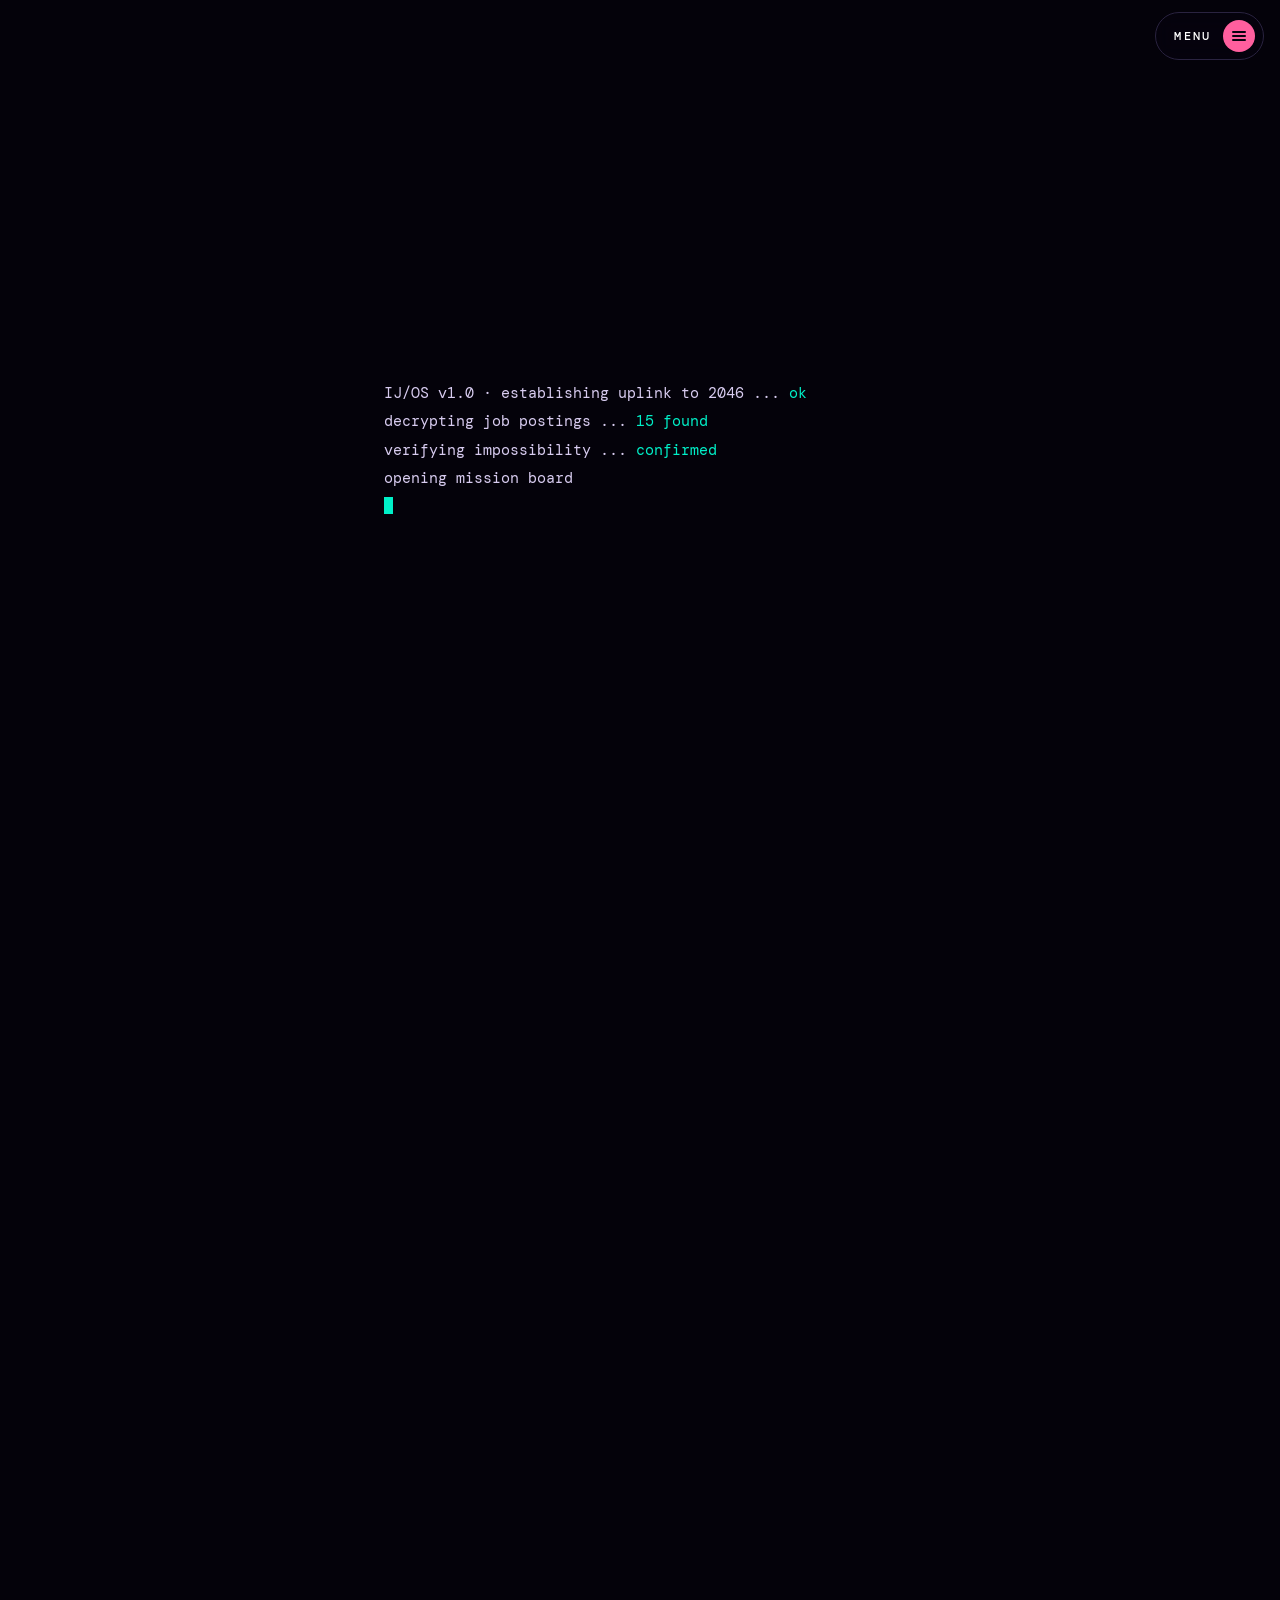
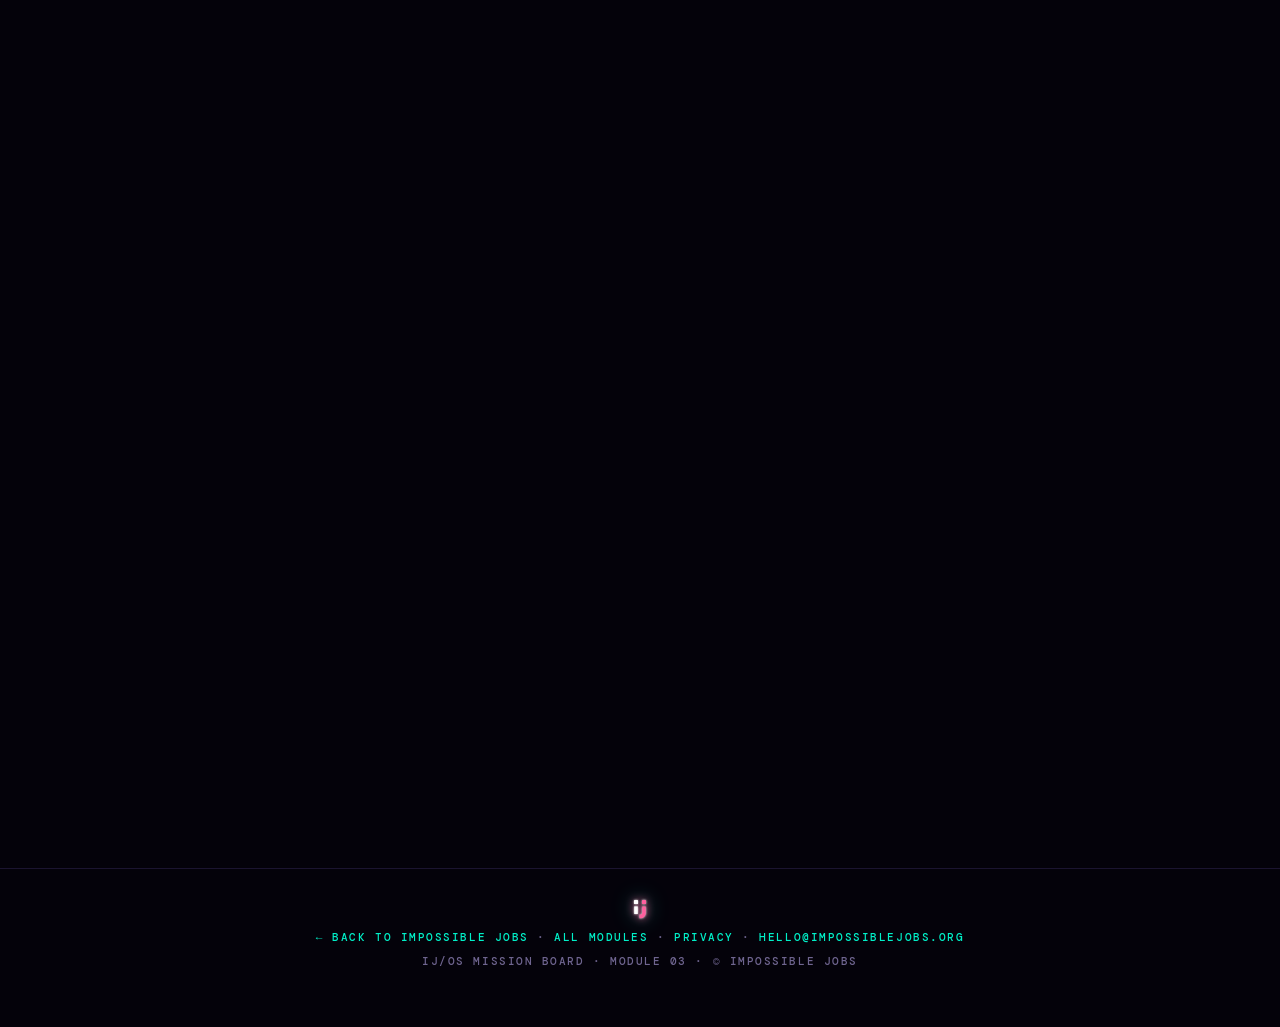
<file: jobs.html>
<!doctype html>
<html lang="en">
<head>
<meta charset="utf-8">
<meta name="viewport" content="width=device-width, initial-scale=1, viewport-fit=cover">
<title>mission board · impossible jobs</title>
<meta name="description" content="module 03: the job board. jobs that don't exist yet, posted from the future.">
<meta name="theme-color" content="#07030f">
<script>try{if(localStorage.getItem('ij-theme')==='mono')document.documentElement.setAttribute('data-theme','mono')}catch(e){}</script>
<meta property="og:type" content="website">
<meta property="og:title" content="impossible jobs">
<meta property="og:description" content="the job you were made for hasn't been posted yet.">
<meta property="og:image" content="https://impossiblejobs.org/og.png">
<meta name="twitter:card" content="summary_large_image">
<link rel="icon" href="favicon.svg" type="image/svg+xml">
<link rel="preconnect" href="https://fonts.googleapis.com">
<link rel="preconnect" href="https://fonts.gstatic.com" crossorigin>
<link href="https://fonts.googleapis.com/css2?family=Poppins:ital,wght@0,300;0,400;0,600;0,700;0,800;1,300&family=DM+Mono:wght@400;500&display=swap" rel="stylesheet">
<link rel="stylesheet" href="site.css">
<link rel="stylesheet" href="board.css">
<link rel="stylesheet" href="flap.css">
<link rel="stylesheet" href="mono.css">
<link rel="stylesheet" href="mono-board.css">
<link rel="stylesheet" href="seat.css">
</head>
<body data-year="2046" data-page="board">
  <div class="sys-bg" aria-hidden="true"></div>
  <div class="sys-vignette" aria-hidden="true"></div>

  <header class="sysbar">
    <a class="mini" href="index.html" aria-label="impossible jobs, home"><svg class="ij-mono sm" width="20" height="20" viewBox="0 0 100 100" fill="none" aria-hidden="true"><rect x="20" y="0" width="20" height="20" rx="2.5" fill="#ffffff"/><rect x="60" y="0" width="20" height="20" rx="2.5" fill="#ff5f9e"/><path d="M30 32v38" stroke="#ffffff" stroke-width="18"/><path d="M70 32v33a17 17 0 0 1-17 17H47" stroke="#ff5f9e" stroke-width="18"/></svg><span>impossible <span>jobs</span></span></a>
    <span class="tag-os">ij/os · mission board</span>
    <span class="sys-mid"><i class="dot"></i>uplink stable <span class="hide-md">·</span> <span class="hide-md"><b id="sysCount">0</b> missions · <b id="sysBoarding">0</b> boarding</span></span>
    <button class="snd" id="sndBtn" type="button" aria-pressed="true" aria-label="sound on or off" data-sound-toggle><svg width="16" height="16" viewBox="0 0 16 16" fill="none" stroke="currentColor" stroke-width="1.6" stroke-linecap="round" stroke-linejoin="round" aria-hidden="true"><path d="M2 6h3l4-3v10l-4-3H2z"/><path class="w1" d="M11 6.2a2.5 2.5 0 010 3.6"/><path class="w2" d="M12.8 4.4a5 5 0 010 7.2"/><path class="x" d="M11 6l3.5 4M14.5 6L11 10"/></svg><span class="lbl">sound off</span></button>
    <span class="sys-clock" id="sysClock">--:--:--</span>
  </header>

  <button class="menu-btn" id="menuBtn" aria-expanded="false" aria-controls="menu"><span class="lbl">menu</span><span class="lines" aria-hidden="true"><i></i><i></i><i></i></span></button>

  <div class="menu" id="menu" role="dialog" aria-modal="true" aria-label="menu" aria-hidden="true">
    <div class="menu-inner">
      <div class="mnav" role="tablist" aria-orientation="vertical" aria-label="about impossible jobs">
        <button role="tab" id="t-who" aria-controls="p-who"><span>01</span>who we are</button>
        <button role="tab" id="t-what" aria-controls="p-what"><span>02</span>what we do</button>
        <button role="tab" id="t-cos" aria-controls="p-cos"><span>03</span>companies</button>
        <button role="tab" id="t-contact" aria-controls="p-contact"><span>04</span>contact</button>
        <a class="home" href="index.html">back to home</a>
      </div>
      <div>
        <div class="mpanel" role="tabpanel" id="p-who" aria-labelledby="t-who">
          <div class="ij-crew" data-crew="who" aria-hidden="true"></div>
          <p class="eyebrow pink">01 · who we are</p>
          <h3>we write the jobs of the future <em>for the people who should have them.</em></h3>
          <p class="who-plain"><strong>in plain words:</strong> impossible jobs publishes fictional job postings from the years ahead, built on real trajectories, so people can find out what they were made for before the world gets round to asking. we are for anyone who suspects their job was never designed for them, and for the few companies brave enough to write a role before it exists.</p>
          <p>we come from a little further down the timeline. not far. just far enough that introductions are awkward, our references won't land for another decade, and our LinkedIn says "starting soon".</p>
          <p>here's what we can tell you: <strong>we are experts in people.</strong> we have studied how humans work, why they light up, why they switch off, and exactly how long they can pretend to listen in a meeting. we usually know what you're good at before your CV does.</p>
          <p>we came back for one reason. too many brilliant people are spending their lives in jobs that were never designed for them. we'd like to fix that before it becomes history.</p>
          <p class="fine">so who exactly are we? that will become apparent. sooner than you think. keep watching the sky.</p>
        </div>
        <div class="mpanel" role="tabpanel" id="p-what" aria-labelledby="t-what" hidden>
          <div class="ij-crew" data-crew="what" aria-hidden="true"></div>
          <p class="eyebrow pink">02 · what we do</p>
          <h3>a launch sequence, <em>not a launch.</em></h3>
          <p>impossible jobs isn't one product. it's a series of modules that switch on one at a time, each designed to bring you a little closer to work that actually fits who you are.</p>
          <p>the first three are coming online now. after that, we keep going. over time we'll activate more and more products and modules: each one <strong>more relevant, more personal and more engaging</strong> than the last, and frankly more fun than anything work has offered you so far.</p>
          <p>some will help you understand yourself. some will show you futures you didn't know you could want. some will put you to the test. a few we can't describe yet. temporal regulations. you understand.</p>
          <ul class="roadmap">
            <li class="on"><i></i>module 01 · the drift · online</li>
            <li class="soon"><i></i>module 02 · the jobs built for you · activating</li>
            <li class="on"><i></i>module 03 · the job board · online</li>
            <li class="soon"><i></i>module 04 · the other side of the table · in progress</li>
            <li><i></i>modules 04 to ∞ · classified</li>
          </ul>
          <a class="mail" href="index.html#modules">see the modules</a>
        </div>
        <div class="mpanel" role="tabpanel" id="p-cos" aria-labelledby="t-cos" hidden>
          <p class="eyebrow pink">03 · for companies who live in the future</p>
          <h3>the roles that will define your next decade <em>haven't been written yet.</em></h3>
          <p>most companies hire for the organisation they were. a few hire for the one they're becoming. if you're the second kind, we help you describe a role before it exists, test whether the world is ready for it, and find the person who was built for it.</p>
          <p><a class="mail" href="companies.html">how we work with companies →</a></p>
        </div>
        <div class="mpanel" role="tabpanel" id="p-contact" aria-labelledby="t-contact" hidden>
          <div class="ij-crew" data-crew="contact" aria-hidden="true"></div>
          <p class="eyebrow pink">04 · contact</p>
          <h3>come and find us. <em>eventually.</em></h3>
          <div class="addr">
            <b>impossible jobs hq</b><br>
            floor 88, the unwritten tower<br>
            dock 7, ring 3, lagrange station L2<br>
            earth–moon orbit, sector 2046<br>
            postcode: IMP-055-1BL<br>
            opening hours: whenever you're ready
          </div>
          <p class="fine">deliveries by rocket only. please don't send drones, they get lost crossing the time zones.</p>
          <p>for anything that can't wait until 2046:</p>
          <a class="mail" href="mailto:hello@impossiblejobs.org">hello@impossiblejobs.org</a>
        </div>
      </div>
    </div>
  </div>


  <div class="sky" aria-hidden="true">
    <div class="glow a" id="glowA"></div>
    <div class="glow b" id="glowB"></div>
    <div class="stars far" id="starsFar"></div>
    <div class="stars" id="stars"></div>
    <div class="horizon" id="horizon"></div>
  </div>


  <div class="sysboot" id="boot" aria-hidden="true"><pre id="bootLog"></pre></div>

  <main class="board-main">
    <section class="intro" id="intro">
      <p class="eyebrow">ij/os · mission board · live from 2046</p>
      <h1 class="intro-title"><span>now boarding:</span> <span>careers that haven’t</span> <span>been invented.</span> <em>mind the gap.</em></h1>
      <p class="intro-line2">experience required: none. nobody has any. <em>yet.</em></p>
    </section>

    <section class="board-wrap" id="boardWrap" aria-label="mission board">
      <div class="mboard">
        <div class="mb-top"><span class="ttl"><i></i>departures · future of work</span><span id="mbClock">--:--</span></div>
        <div class="mb-cols" aria-hidden="true"><span>no.</span><span>mission · company · location</span><span>status</span></div>
        <div class="mrows" id="mrows"></div>
      </div>
      <p class="board-hint">select a mission to open its file · <b>all missions are fictional.</b> until they won’t be.</p>
    </section>
  </main>

  <div class="holo" id="holo" hidden role="dialog" aria-modal="true" aria-labelledby="holoTitle">
    <div class="holo-backdrop"></div>
    <div class="holo-beam" aria-hidden="true"></div>
    <div class="holo-platform" aria-hidden="true"></div>
    <article class="holo-card" id="holoCard" tabindex="-1"></article>
  </div>
  <div class="toast" id="toast" role="status" aria-live="polite"></div>

  <footer class="board-foot">
    <p class="foot-mark"><svg class="ij-mono sm" width="20" height="20" viewBox="0 0 100 100" fill="none" aria-hidden="true"><rect x="20" y="0" width="20" height="20" rx="2.5" fill="#ffffff"/><rect x="60" y="0" width="20" height="20" rx="2.5" fill="#ff5f9e"/><path d="M30 32v38" stroke="#ffffff" stroke-width="18"/><path d="M70 32v33a17 17 0 0 1-17 17H47" stroke="#ff5f9e" stroke-width="18"/></svg></p>
    <p><a href="index.html">← back to impossible jobs</a> · <a href="index.html#modules">all modules</a> · <a href="privacy.html">privacy</a> · <a href="mailto:hello@impossiblejobs.org">hello@impossiblejobs.org</a></p>
    <p>ij/os mission board · module 03 · © impossible jobs</p>
  </footer>

<script src="missions.js"></script>
<script src="flap.js"></script>
<script src="seat.js"></script>
<script src="site.js"></script>
<script src="theme.js"></script>
<script src="board.js"></script>
</body>
</html>
</file>
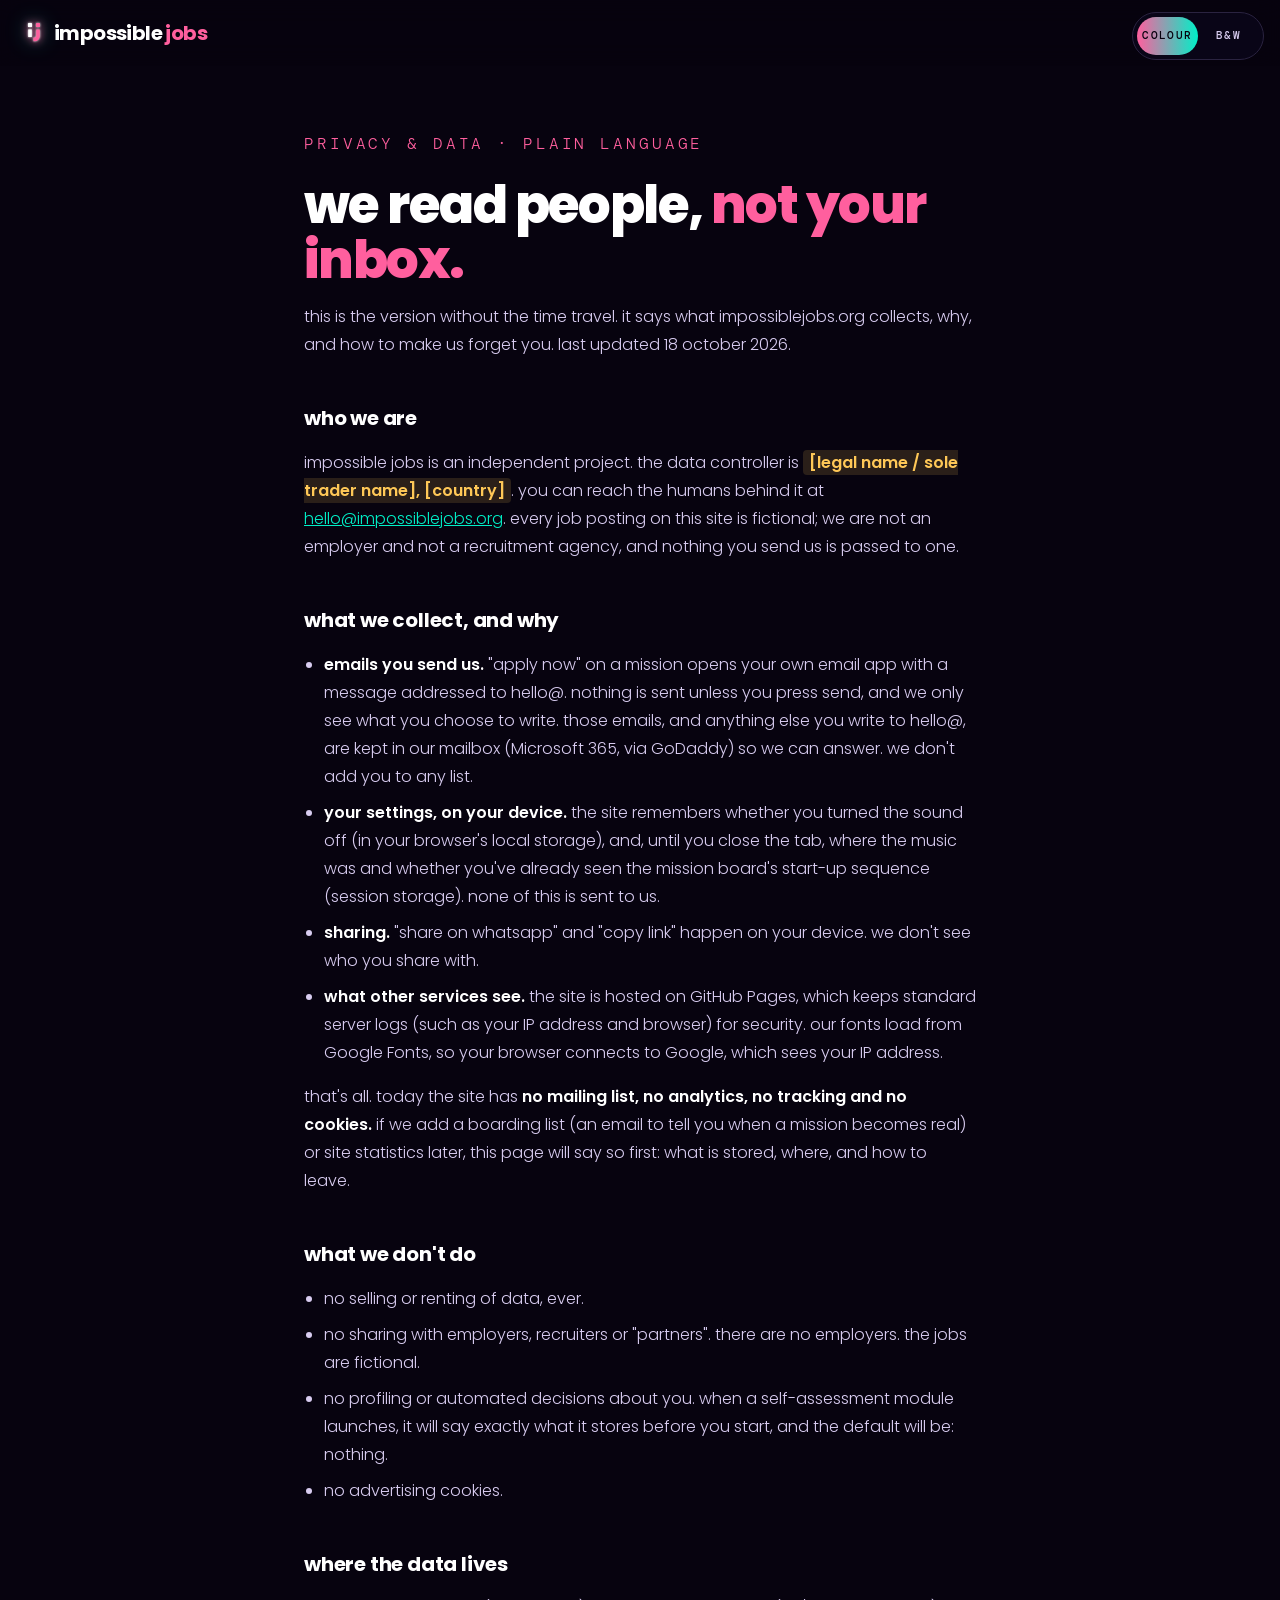
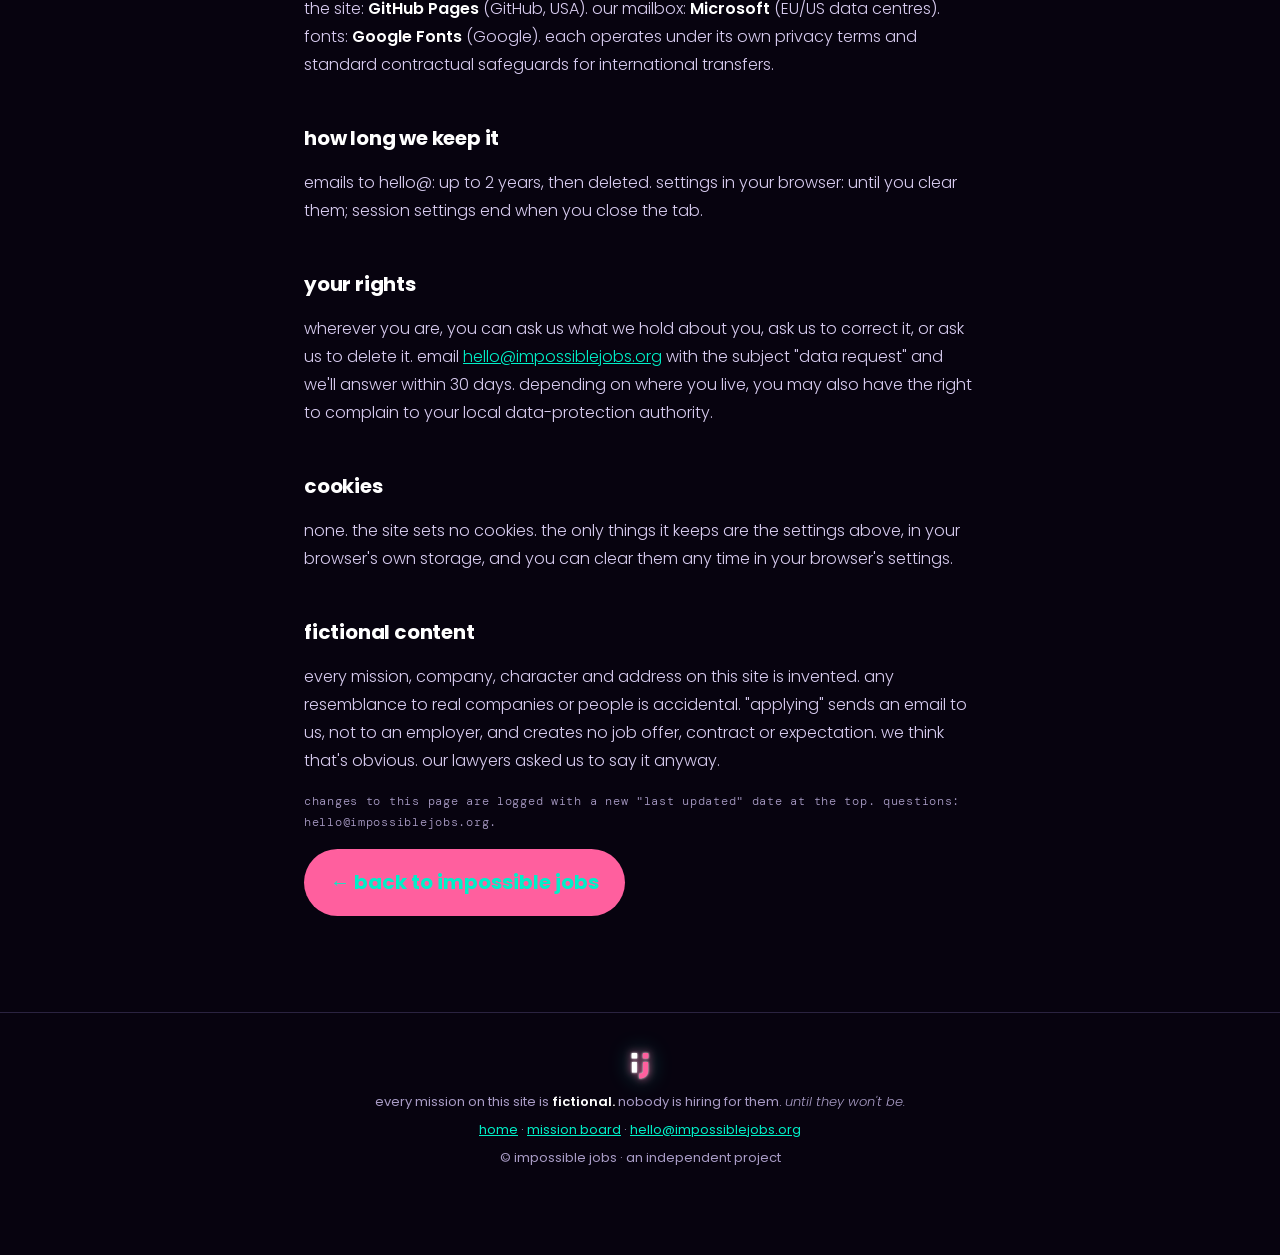
<file: privacy.html>
<!doctype html>
<html lang="en">
<head>
<meta charset="utf-8">
<meta name="viewport" content="width=device-width, initial-scale=1, viewport-fit=cover">
<title>privacy &amp; data · impossible jobs</title>
<meta name="description" content="what impossible jobs collects, why, and how to get it deleted. in plain language.">
<meta name="theme-color" content="#07030f">
<script>try{if(localStorage.getItem('ij-theme')==='mono')document.documentElement.setAttribute('data-theme','mono')}catch(e){}</script>
<link rel="icon" href="favicon.svg" type="image/svg+xml">
<link rel="canonical" href="https://impossiblejobs.org/privacy.html">
<link rel="preconnect" href="https://fonts.googleapis.com">
<link rel="preconnect" href="https://fonts.gstatic.com" crossorigin>
<link href="https://fonts.googleapis.com/css2?family=Poppins:ital,wght@0,300;0,400;0,600;0,700;0,800;1,300&family=DM+Mono:wght@400;500&display=swap" rel="stylesheet">
<link rel="stylesheet" href="site.css">
<link rel="stylesheet" href="flap.css">
<link rel="stylesheet" href="mono.css">
</head>
<body>
  <header class="bar on" id="bar">
    <a class="mini" href="index.html" aria-label="impossible jobs, home">
      <svg class="ij-mono sm" width="20" height="20" viewBox="0 0 100 100" fill="none" aria-hidden="true"><rect x="20" y="0" width="20" height="20" rx="2.5" fill="#ffffff"/><rect x="60" y="0" width="20" height="20" rx="2.5" fill="#ff5f9e"/><path d="M30 32v38" stroke="#ffffff" stroke-width="18"/><path d="M70 32v33a17 17 0 0 1-17 17H47" stroke="#ff5f9e" stroke-width="18"/></svg>
      <span>impossible <span>jobs</span></span>
    </a>
  </header>

  <main class="legal">
    <div class="wrap">
      <p class="eyebrow pink">privacy &amp; data · plain language</p>
      <h1>we read people, <em>not your inbox.</em></h1>
      <p>this is the version without the time travel. it says what impossiblejobs.org collects, why, and how to make us forget you. last updated 18 october 2026.</p>

      <h2>who we are</h2>
      <p>impossible jobs is an independent project. the data controller is <strong class="todo">[legal name / sole trader name], [country]</strong>. you can reach the humans behind it at <a href="mailto:hello@impossiblejobs.org">hello@impossiblejobs.org</a>. every job posting on this site is fictional; we are not an employer and not a recruitment agency, and nothing you send us is passed to one.</p>

      <h2>what we collect, and why</h2>
      <ul>
        <li><strong>emails you send us.</strong> "apply now" on a mission opens your own email app with a message addressed to hello@. nothing is sent unless you press send, and we only see what you choose to write. those emails, and anything else you write to hello@, are kept in our mailbox (Microsoft 365, via GoDaddy) so we can answer. we don't add you to any list.</li>
        <li><strong>your settings, on your device.</strong> the site remembers whether you turned the sound off (in your browser's local storage), and, until you close the tab, where the music was and whether you've already seen the mission board's start-up sequence (session storage). none of this is sent to us.</li>
        <li><strong>sharing.</strong> "share on whatsapp" and "copy link" happen on your device. we don't see who you share with.</li>
        <li><strong>what other services see.</strong> the site is hosted on GitHub Pages, which keeps standard server logs (such as your IP address and browser) for security. our fonts load from Google Fonts, so your browser connects to Google, which sees your IP address.</li>
      </ul>
            <p>that's all. today the site has <strong>no mailing list, no analytics, no tracking and no cookies.</strong> if we add a boarding list (an email to tell you when a mission becomes real) or site statistics later, this page will say so first: what is stored, where, and how to leave.</p>

      <h2>what we don't do</h2>
      <ul>
        <li>no selling or renting of data, ever.</li>
        <li>no sharing with employers, recruiters or "partners". there are no employers. the jobs are fictional.</li>
        <li>no profiling or automated decisions about you. when a self-assessment module launches, it will say exactly what it stores before you start, and the default will be: nothing.</li>
        <li>no advertising cookies.</li>
      </ul>

      <h2>where the data lives</h2>
      <p>the site: <strong>GitHub Pages</strong> (GitHub, USA). our mailbox: <strong>Microsoft</strong> (EU/US data centres). fonts: <strong>Google Fonts</strong> (Google). each operates under its own privacy terms and standard contractual safeguards for international transfers.</p>

      <h2>how long we keep it</h2>
      <p>emails to hello@: up to 2 years, then deleted. settings in your browser: until you clear them; session settings end when you close the tab.</p>

      <h2>your rights</h2>
      <p>wherever you are, you can ask us what we hold about you, ask us to correct it, or ask us to delete it. email <a href="mailto:hello@impossiblejobs.org?subject=data%20request">hello@impossiblejobs.org</a> with the subject "data request" and we'll answer within 30 days. depending on where you live, you may also have the right to complain to your local data-protection authority.</p>

      <h2>cookies</h2>
      <p>none. the site sets no cookies. the only things it keeps are the settings above, in your browser's own storage, and you can clear them any time in your browser's settings.</p>

      <h2>fictional content</h2>
      <p>every mission, company, character and address on this site is invented. any resemblance to real companies or people is accidental. "applying" sends an email to us, not to an employer, and creates no job offer, contract or expectation. we think that's obvious. our lawyers asked us to say it anyway.</p>

      <p class="fine">changes to this page are logged with a new "last updated" date at the top. questions: hello@impossiblejobs.org.</p>
      <p><a class="mail" href="index.html">← back to impossible jobs</a></p>
    </div>
  </main>

  <footer>
    <p class="foot-mark"><svg class="ij-mono sm" width="28" height="28" viewBox="0 0 100 100" fill="none" aria-hidden="true"><rect x="20" y="0" width="20" height="20" rx="2.5" fill="#ffffff"/><rect x="60" y="0" width="20" height="20" rx="2.5" fill="#ff5f9e"/><path d="M30 32v38" stroke="#ffffff" stroke-width="18"/><path d="M70 32v33a17 17 0 0 1-17 17H47" stroke="#ff5f9e" stroke-width="18"/></svg></p>
    <p>every mission on this site is <strong>fictional.</strong> nobody is hiring for them. <em>until they won't be.</em></p>
    <p><a href="index.html">home</a> · <a href="jobs.html">mission board</a> · <a href="mailto:hello@impossiblejobs.org">hello@impossiblejobs.org</a></p>
    <p>© impossible jobs · an independent project</p>
  </footer>
<script src="flap.js"></script>
<script src="theme.js"></script>
</body>
</html>
</file>
<file: site.css>
:root {
    --bg: #07030f;
    --pink: #ff5f9e;
    --cyan: #00f0c8;
    --amber: #ffc857;
    --lavender: #d8ccf0;
    --muted: #a99cc6;
    --line: #2a2340;
    --mono: 'DM Mono', ui-monospace, monospace;
  }
  * { box-sizing: border-box; }
  html { scroll-behavior: smooth; overflow-x: clip; }
  body { margin: 0; background: var(--bg); color: #fff; font-family: 'Poppins', 'Avenir Next', 'Segoe UI', sans-serif; -webkit-font-smoothing: antialiased; overflow-x: clip; }
  a { color: var(--cyan); }

  /* ---------- fixed backdrop ---------- */
  .sky { position: fixed; inset: 0; z-index: 0; pointer-events: none; overflow: hidden; }
  .glow { position: absolute; border-radius: 50%; will-change: transform; }   /* soft radial gradients already: the old 90px blur cost more than anything else on the page and was barely visible */
  .glow.a { width: 60vmax; height: 60vmax; left: -18vmax; top: -22vmax; background: radial-gradient(circle, #6b2bd9 0%, transparent 65%); opacity: .55; }
  .glow.b { width: 55vmax; height: 55vmax; right: -20vmax; bottom: -24vmax; background: radial-gradient(circle, #ff5f9e 0%, transparent 62%); opacity: .38; }
  .stars { position: absolute; left: 0; right: 0; top: -100%; height: 300%; will-change: transform;
    background-image:
      radial-gradient(1px 1px at 20px 30px, #fff 50%, transparent 51%),
      radial-gradient(1px 1px at 140px 90px, #d8ccf0 50%, transparent 51%),
      radial-gradient(1.5px 1.5px at 90px 160px, #fff 50%, transparent 51%),
      radial-gradient(1px 1px at 210px 220px, #00f0c8 50%, transparent 51%),
      radial-gradient(1px 1px at 260px 40px, #fff 50%, transparent 51%);
    background-size: 300px 260px; opacity: .45; }
  .stars.far { background-size: 180px 170px; opacity: .25; }
  /* faint perspective grid: the "horizon" of the future */
  .horizon { position: absolute; left: -50%; right: -50%; bottom: -10%; height: 55%; transform-origin: 50% 100%; transform: perspective(500px) rotateX(62deg);
    overflow: hidden; mask-image: linear-gradient(to top, #000 0%, transparent 80%); -webkit-mask-image: linear-gradient(to top, #000 0%, transparent 80%); opacity: 0; will-change: opacity; }
  /* the grid slides inside the horizon (a cheap GPU move) instead of repainting its background on every scroll frame */
  .horizon-grid { position: absolute; left: 0; right: 0; top: -64px; bottom: 0; will-change: transform;
    background-image: linear-gradient(rgba(0,240,200,.12) 1px, transparent 1px), linear-gradient(90deg, rgba(0,240,200,.12) 1px, transparent 1px);
    background-size: 64px 64px; }

  .progress { position: fixed; top: 0; left: 0; height: 3px; width: 100%; z-index: 50; transform-origin: 0 50%; transform: scaleX(0); background: linear-gradient(90deg, var(--cyan), var(--pink)); }

  /* top bar */
  .bar { position: fixed; top: 0; left: 0; right: 0; z-index: 40; display: flex; justify-content: space-between; align-items: center; padding: 18px 24px;
    transition: background .4s, opacity .4s, transform .4s; opacity: 0; transform: translateY(-100%); }
  .bar.on { opacity: 1; transform: none; background: rgba(7,3,15,.72); backdrop-filter: blur(12px); -webkit-backdrop-filter: blur(12px); }
  .mini { display: flex; align-items: center; gap: 10px; color: #fff; text-decoration: none; font-weight: 700; font-size: 20px; letter-spacing: -.03em; white-space: nowrap; }
  .mini > svg { width: 20px; height: 20px; }
  .mini span span, .wordmark span { color: var(--pink); }

  /* time machine: the year advances as you scroll */
  .year { position: fixed; right: 20px; bottom: 20px; z-index: 40; font-family: var(--mono); font-size: 12px; letter-spacing: .14em; text-transform: uppercase; color: var(--muted);
    display: flex; align-items: center; gap: 10px; padding: 10px 14px; border: 1px solid var(--line); border-radius: 999px; background: rgba(7,3,15,.7); backdrop-filter: blur(8px); -webkit-backdrop-filter: blur(8px);
    opacity: 0; transition: opacity .5s; }
  .year.on { opacity: 1; }
  .year b { color: #fff; font-weight: 500; font-size: 15px; letter-spacing: .08em; min-width: 4ch; }
  .year i { width: 7px; height: 7px; border-radius: 50%; background: var(--pink); box-shadow: 0 0 10px var(--pink); }
  .year.future i { background: var(--cyan); box-shadow: 0 0 10px var(--cyan); }

  main, footer { position: relative; z-index: 1; }
  section { position: relative; }
  .wrap { max-width: 1180px; margin: 0 auto; padding: 0 24px; }
  .eyebrow { font-family: var(--mono); font-size: 13px; font-weight: 500; letter-spacing: .18em; text-transform: uppercase; color: var(--cyan); margin: 0 0 20px; }
  .eyebrow.pink { color: var(--pink); }
  .h2 { margin: 0 0 28px; font-size: clamp(34px, 4.6vw, 64px); font-weight: 800; letter-spacing: -.035em; line-height: 1.04; max-width: 18ch; }
  .h2 em { font-style: normal; color: var(--pink); }
  .lede { margin: 0; max-width: 56ch; font-size: clamp(17px, 1.6vw, 20px); line-height: 1.7; color: var(--lavender); font-weight: 300; }

  /* ---------- 1. hero ---------- */
  .hero { height: 170vh; }
  .hero .stick { position: sticky; top: 0; height: 100vh; height: 100svh; display: flex; flex-direction: column; align-items: center; justify-content: center; text-align: center; padding: 0 20px; overflow: hidden; }
  .logo { display: flex; align-items: center; gap: 14px; }
  .wordmark { font-weight: 700; font-size: clamp(30px, 6vw, 56px); letter-spacing: -0.03em; line-height: 1; }
  .slogan { margin: clamp(40px, 8vh, 80px) 0 0; max-width: 15ch; font-weight: 800; font-size: clamp(42px, 8.4vw, 112px); line-height: 1.02; letter-spacing: -0.04em; will-change: transform, opacity; }
  .slogan em { font-style: normal; color: var(--pink); white-space: nowrap; }
  .slogan .w { display: inline-block; opacity: 0; transform: translateY(40px) rotate(4deg); animation: rise .9s cubic-bezier(.2,.8,.2,1) forwards; }
  @keyframes rise { to { opacity: 1; transform: none; } }
  .sub { margin: 26px 0 0; max-width: 36ch; font-weight: 300; font-size: clamp(17px, 2vw, 22px); line-height: 1.6; color: var(--lavender); opacity: 0; animation: fade 1s 1.1s forwards; }
  @keyframes fade { to { opacity: 1; } }
  .hint { position: absolute; bottom: 32px; left: 50%; transform: translateX(-50%); display: flex; flex-direction: column; align-items: center; gap: 10px;
    font-family: var(--mono); font-size: 12px; letter-spacing: .2em; text-transform: uppercase; color: var(--muted); opacity: 0; animation: fade 1s 1.6s forwards; white-space: nowrap; }
  .hint i { width: 22px; height: 36px; border: 1.5px solid var(--muted); border-radius: 12px; position: relative; }
  .hint i::after { content: ""; position: absolute; left: 50%; top: 7px; width: 3px; height: 7px; margin-left: -1.5px; border-radius: 2px; background: var(--pink); animation: wheel 1.6s infinite; }
  @keyframes wheel { 0% { opacity: 0; transform: translateY(-3px); } 30% { opacity: 1; } 100% { opacity: 0; transform: translateY(12px); } }

  /* ---------- 2. word scrub ---------- */
  .scrub { height: 280vh; }
  .scrub .stick { position: sticky; top: 0; height: 100vh; height: 100svh; display: flex; align-items: center; }
  .scrub p { margin: 0; font-weight: 700; font-size: clamp(30px, 5.2vw, 72px); line-height: 1.12; letter-spacing: -.035em; max-width: 19ch; }
  .scrub .word { opacity: .12; transition: opacity .15s linear, color .3s; }
  .scrub .word.lit { opacity: 1; }
  .scrub .word.hot.lit { color: var(--pink); }

  /* ---------- reveal helpers ---------- */
  .reveal { opacity: 0; transform: translateY(60px); transition: opacity 1s cubic-bezier(.2,.8,.2,1), transform 1s cubic-bezier(.2,.8,.2,1); transition-delay: var(--d, 0s); }
  .reveal.left { transform: translateX(-60px); }
  .reveal.zoom { transform: scale(.85); }
  .reveal.in { opacity: 1; transform: none; }

  /* ---------- 3. the state of work (data) ---------- */
  .state { padding: 16vh 0 8vh; }
  .report-head { display: flex; flex-wrap: wrap; justify-content: space-between; align-items: flex-end; gap: 24px; margin-bottom: 64px; }
  .stamp { font-family: var(--mono); font-size: 12px; letter-spacing: .14em; text-transform: uppercase; color: var(--muted); border: 1px solid var(--line); border-radius: 8px; padding: 10px 14px; line-height: 1.7; }
  .stamp b { color: var(--pink); font-weight: 500; }

  /* people grid: 100 people, 20 light up */
  .people-sec { height: 220vh; }
  .people-sec .stick { position: sticky; top: 0; height: 100vh; height: 100svh; display: flex; align-items: center; }
  .people-layout { display: grid; grid-template-columns: 1fr; gap: 40px; align-items: center; }
  @media (min-width: 900px) { .people-layout { grid-template-columns: 1.1fr 1fr; gap: 72px; } }
  .people { display: grid; grid-template-columns: repeat(10, 1fr); gap: clamp(6px, 1vw, 12px); max-width: 520px; }
  .person { aspect-ratio: 3 / 4; width: 100%; color: #3a3058; transition: color .35s, transform .35s, filter .35s; }
  .person.on { color: var(--pink); transform: translateY(-3px); filter: drop-shadow(0 0 6px rgba(255,95,158,.6)); }
  .person.cy.on { color: var(--cyan); filter: drop-shadow(0 0 6px rgba(0,240,200,.6)); }
  @media (max-width: 700px) { .people { max-width: 250px; gap: 5px; } .people-layout { gap: 24px; } .goal-sec .big-cap, .people-sec .big-cap { font-size: 16px; } .goal-num, .big-num { font-size: 80px; } }
  .big-num { font-size: clamp(88px, 13vw, 180px); font-weight: 800; letter-spacing: -.06em; line-height: .9; }
  .big-num small { font-size: .35em; letter-spacing: -.03em; }
  .big-cap { margin: 18px 0 0; font-size: clamp(18px, 1.8vw, 22px); line-height: 1.6; color: var(--lavender); font-weight: 300; max-width: 30ch; }
  .big-cap strong { color: #fff; font-weight: 600; }
  sup a { color: var(--cyan); text-decoration: none; font-family: var(--mono); font-size: 11px; }

  .stat-grid { display: grid; grid-template-columns: 1fr; gap: 18px; padding-bottom: 6vh; }
  @media (min-width: 620px) { .stat-grid { grid-template-columns: 1fr 1fr; } }
  @media (min-width: 960px) { .stat-grid { grid-template-columns: repeat(3, 1fr); } }
  .stat .num { white-space: nowrap; }
  .stat { border: 1px solid var(--line); border-radius: 16px; padding: 30px 26px 28px; background: rgba(255,255,255,.02); position: relative; overflow: hidden; }
  .stat::after { content: ""; position: absolute; left: 0; top: 0; height: 2px; width: 100%; background: var(--c, var(--pink)); transform: scaleX(0); transform-origin: 0 50%; transition: transform 1.4s cubic-bezier(.2,.8,.2,1) .3s; }
  .stat.in::after { transform: scaleX(1); }
  .stat .k { font-family: var(--mono); font-size: 12px; letter-spacing: .14em; text-transform: uppercase; color: var(--muted); }
  .stat .num { margin-top: 14px; font-size: clamp(54px, 6.4vw, 84px); font-weight: 800; letter-spacing: -.05em; line-height: 1; color: var(--c, #fff); }
  .stat p { margin: 14px 0 0; font-size: 16px; line-height: 1.55; color: var(--lavender); font-weight: 300; }
  .stat.wide { grid-column: 1 / -1; display: flex; flex-wrap: wrap; align-items: center; gap: 12px 40px; }
  .stat.wide .num { margin: 0; font-size: clamp(64px, 10vw, 140px); }
  .stat.wide p { flex: 1 1 320px; margin: 0; font-size: clamp(17px, 1.7vw, 20px); }
  .meter { margin-top: 18px; height: 6px; border-radius: 4px; background: var(--line); overflow: hidden; }
  .meter i { display: block; height: 100%; width: 0; background: var(--c, var(--pink)); border-radius: 4px; transition: width 1.6s cubic-bezier(.2,.8,.2,1) .2s; }
  .stat.in .meter i { width: var(--w); }

  /* ---------- 4. why we were born: the gap ---------- */
  .gap-sec { height: 300vh; }
  .gap-sec .stick { position: sticky; top: 0; height: 100vh; height: 100svh; display: flex; flex-direction: column; justify-content: center; overflow: hidden; }
  .gap-intro { text-align: center; margin-bottom: clamp(28px, 5vh, 56px); }
  .gap-intro .h2 { margin: 0 auto; max-width: 20ch; }
  .split { position: relative; display: grid; grid-template-columns: 1fr 1fr; gap: 0; max-width: 1080px; margin: 0 auto; width: 100%; }
  .side { padding: 28px clamp(16px, 3vw, 40px); will-change: transform; }
  .side.l { text-align: right; border-right: 2px solid var(--line); }
  .side.r { border-left: 2px solid var(--line); }
  .side h3 { margin: 0 0 18px; font-family: var(--mono); font-size: 12px; font-weight: 500; letter-spacing: .16em; text-transform: uppercase; }
  .side.l h3 { color: var(--muted); } .side.r h3 { color: var(--pink); }
  .side ul { margin: 0; padding: 0; list-style: none; display: grid; gap: 10px; }
  .side li { font-size: clamp(18px, 2.4vw, 30px); font-weight: 700; letter-spacing: -.02em; line-height: 1.15; }
  .side.l li { color: #6f6590; text-decoration: line-through; text-decoration-color: rgba(255,95,158,.0); transition: text-decoration-color .6s; }
  .side.l.cross li { text-decoration-color: rgba(255,95,158,.7); }
  .rift { position: absolute; top: 0; bottom: 0; left: 50%; width: 0; display: flex; align-items: center; justify-content: center; pointer-events: none; }
  .rift-label { position: absolute; white-space: nowrap; text-align: center; opacity: 0; transform: scale(.8); will-change: transform, opacity; }
  .rift-label .wordmark { font-size: clamp(22px, 3vw, 40px); }
  .rift-label span.t { display: block; margin-top: 10px; font-family: var(--mono); font-size: 12px; letter-spacing: .16em; text-transform: uppercase; color: var(--cyan); }
  .rift-beam { position: absolute; top: -10%; bottom: -10%; width: 2px; left: -1px; background: linear-gradient(transparent, var(--cyan), var(--pink), transparent); opacity: 0; filter: drop-shadow(0 0 10px var(--cyan)); }
  .gap-out { margin: clamp(28px, 5vh, 56px) auto 0; max-width: 60ch; text-align: center; opacity: 0; transform: translateY(20px); transition: opacity .8s, transform .8s; }
  .gap-out.in { opacity: 1; transform: none; }
  @media (max-width: 700px) {
    .split { display: flex; flex-direction: column; }
    .side.l, .side.r { text-align: center; border: 0; padding: 6px 8px; }
    .side.l { order: 1; } .rift { order: 2; } .side.r { order: 3; }
    .side ul { gap: 4px; } .side h3 { margin-bottom: 10px; }
    .rift { position: relative; left: auto; top: auto; bottom: auto; width: auto; height: 96px; }
    .rift-beam { top: 50%; bottom: auto; left: 10%; right: 10%; width: auto; height: 2px; background: linear-gradient(90deg, transparent, var(--cyan), var(--pink), transparent); }
    .side li { font-size: 18px; }
    .gap-intro { margin-bottom: 20px; }
    .gap-intro .h2 { font-size: 30px; }
    .gap-out { margin-top: 20px; font-size: 16px; }
  }

  .born { padding: 14vh 0 18vh; }
  .born-grid { display: grid; grid-template-columns: 1fr; gap: 32px 72px; }
  @media (min-width: 900px) { .born-grid { grid-template-columns: 1fr 1fr; } }
  .born .lede + .lede { margin-top: 20px; }
  .born .pull { font-size: clamp(24px, 2.6vw, 34px); font-weight: 700; letter-spacing: -.02em; line-height: 1.3; max-width: 22ch; }
  .born .pull em { font-style: normal; color: var(--pink); }

  /* ---------- 5. horizontal missions ---------- */
  .missions { height: 420vh; }
  .missions .stick { position: sticky; top: 0; height: 100vh; height: 100svh; display: flex; flex-direction: column; justify-content: center; overflow: hidden; }
  .missions .h2 { margin-bottom: 36px; }
  .rail { display: flex; gap: 24px; padding: 0 24px 0 max(24px, calc((100vw - 1180px) / 2 + 24px)); will-change: transform; }
  .card { flex: none; width: min(78vw, 380px); height: min(56vh, 460px); border-radius: 18px; padding: 30px 28px; position: relative; overflow: hidden;
    border: 1px solid var(--line); background: linear-gradient(160deg, rgba(107,43,217,.22), rgba(7,3,15,.6) 55%); display: flex; flex-direction: column; justify-content: space-between;
    transition: transform .5s cubic-bezier(.2,.8,.2,1), border-color .5s; }
  .card:hover { transform: translateY(-8px) rotate(-1deg); border-color: var(--pink); }
  .card .big { position: absolute; right: -10px; bottom: -40px; font-size: 200px; font-weight: 800; letter-spacing: -.06em; color: rgba(255,255,255,.04); line-height: 1; }
  .card .n { font-family: var(--mono); font-size: 14px; color: var(--cyan); letter-spacing: .1em; }
  .card h3 { margin: 0; font-size: clamp(26px, 2.6vw, 32px); line-height: 1.1; font-weight: 700; letter-spacing: -.02em; }
  .card .co { margin: 12px 0 0; color: var(--lavender); font-size: 16px; }
  .card .meta { display: flex; justify-content: space-between; font-family: var(--mono); font-size: 12px; color: var(--muted); letter-spacing: .08em; text-transform: uppercase; }
  .card .meta b { color: var(--pink); font-weight: 500; }
  .card.end { background: var(--pink); color: var(--bg); border-color: var(--pink); justify-content: center; }
  .card.end h3 { font-size: clamp(30px, 3vw, 40px); font-weight: 800; }
  .card.end p { margin: 16px 0 0; font-size: 17px; }
  .rail-count { margin-top: 28px; padding: 0 max(24px, calc((100vw - 1180px) / 2 + 24px)); display: flex; align-items: center; gap: 16px; font-family: var(--mono); color: var(--muted); font-size: 13px; }
  .rail-count .bar2 { flex: 0 1 240px; height: 2px; background: var(--line); position: relative; }
  .rail-count .bar2 i { position: absolute; inset: 0; background: var(--pink); transform-origin: 0 50%; transform: scaleX(0); }

  /* ---------- 6. departures board ---------- */
  .board-sec { padding: 18vh 0; }
  .board { border-radius: 16px; overflow: hidden; border: 1px solid var(--line); background: #0d0820; font-family: var(--mono); }
  .board .row { display: grid; grid-template-columns: 48px minmax(0,1fr) auto; gap: 16px; padding: 16px 22px; border-top: 1px solid #1b1430; align-items: center; font-size: 15px; letter-spacing: .04em; text-transform: uppercase; }
  .board .row.head { border-top: 0; color: var(--muted); font-size: 12px; letter-spacing: .18em; background: #120b28; }
  .board .row .t { color: #fff; white-space: nowrap; overflow: hidden; text-overflow: ellipsis; }
  .board .row .s { text-align: right; font-weight: 500; }
  .s.st-final { color: var(--pink); } .s.st-boarding { color: var(--cyan); } .s.st-delayed { color: var(--amber); } .s.st-classified { color: var(--muted); } .s.st-last { color: var(--pink); }
  .board .row:not(.head) { opacity: 0; transform: translateX(-20px); transition: opacity .5s, transform .5s; transition-delay: var(--d, 0s); }
  .board.in .row { opacity: 1; transform: none; }
  .board .hide-sm { display: none; color: var(--lavender); white-space: nowrap; overflow: hidden; text-overflow: ellipsis; }
  @media (min-width: 760px) { .board .row { grid-template-columns: 64px minmax(0,1.4fr) minmax(0,1fr) 64px 140px; } .board .hide-sm { display: block; } }
  .blink { animation: blink 1.2s steps(2) infinite; } @keyframes blink { 50% { opacity: .2; } }

  /* ---------- 7. the goal ---------- */
  .goal-sec { height: 240vh; }
  .goal-sec .stick { position: sticky; top: 0; height: 100vh; height: 100svh; display: flex; align-items: center; }
  .goal-num { font-size: clamp(88px, 13vw, 180px); font-weight: 800; letter-spacing: -.06em; line-height: .9; color: var(--cyan); }
  .goal-num small { font-size: .35em; color: #fff; letter-spacing: -.03em; }

  /* ---------- 8. final ---------- */
  .final { min-height: 120vh; display: flex; align-items: center; justify-content: center; text-align: center; overflow: hidden; }
  .final h2 { margin: 0 auto; max-width: 14ch; font-size: clamp(44px, 8vw, 116px); line-height: 1; font-weight: 800; letter-spacing: -.045em; }
  .final h2 em { font-style: normal; color: var(--pink); }
  .final p { margin: 32px auto 0; max-width: 40ch; font-size: clamp(17px, 2vw, 21px); color: var(--lavender); font-weight: 300; line-height: 1.6; }
  .final .fly { position: absolute; width: 60px; left: -80px; top: 92%; will-change: transform; z-index: 0; opacity: .9; }
  .final .wrap { position: relative; z-index: 1; }

  footer { padding: 40px 24px 80px; text-align: center; font-size: 13px; color: var(--muted); border-top: 1px solid var(--line); }
  footer p { margin: 6px 0; line-height: 1.7; }
  footer em { font-weight: 300; }
  footer strong { color: #fff; font-weight: 600; }
  footer ol { list-style: none; margin: 14px auto; padding: 0; max-width: 760px; display: grid; gap: 4px; font-family: var(--mono); font-size: 12px; }

  @media (prefers-reduced-motion: reduce) {
    html { scroll-behavior: auto; }
    *, *::before, *::after { animation: none !important; transition: none !important; }
    .slogan .w, .sub, .hint, .reveal, .board .row, .gap-out, .rift-label { opacity: 1 !important; transform: none !important; }
    .hero, .scrub, .missions, .people-sec, .gap-sec, .goal-sec { height: auto; }
    .stick { position: static !important; height: auto !important; min-height: 100vh; padding: 12vh 0; }
    .scrub .word { opacity: 1; }
    .rail { flex-wrap: wrap; transform: none !important; }
    .rift { position: static; width: auto; height: auto; padding: 24px 0; }
    .rift-label { position: static; }
    .stat::after { transform: scaleX(1); } .meter i { width: var(--w); }
  }

  /* ---------- openable menu ---------- */
  .menu-btn { position: fixed; top: 12px; right: 16px; z-index: 70; display: flex; align-items: center; gap: 12px; height: 48px; padding: 0 8px 0 18px;
    border: 1px solid var(--line); border-radius: 999px; background: rgba(7,3,15,.7); backdrop-filter: blur(10px); -webkit-backdrop-filter: blur(10px);
    color: #fff; font: 500 12px/1 var(--mono); letter-spacing: .18em; text-transform: uppercase; cursor: pointer; transition: border-color .3s; }
  .menu-btn:hover, .menu-btn:focus-visible { border-color: var(--pink); outline: none; }
  .menu-btn .lines { position: relative; width: 32px; height: 32px; border-radius: 50%; background: var(--pink); }
  .menu-btn .lines i { position: absolute; left: 9px; width: 14px; height: 2px; background: var(--bg); border-radius: 2px; transition: transform .4s cubic-bezier(.2,.8,.2,1), opacity .3s; }
  .menu-btn .lines i:nth-child(1) { top: 11px; } .menu-btn .lines i:nth-child(2) { top: 15px; } .menu-btn .lines i:nth-child(3) { top: 19px; }
  .menu-open .menu-btn .lines i:nth-child(1) { transform: translateY(4px) rotate(45deg); }
  .menu-open .menu-btn .lines i:nth-child(2) { opacity: 0; }
  .menu-open .menu-btn .lines i:nth-child(3) { transform: translateY(-4px) rotate(-45deg); }
  .menu-open { overflow: hidden; }

  .menu { position: fixed; inset: 0; z-index: 65; background: #07030f; visibility: hidden;
    clip-path: circle(0px at calc(100% - 48px) 36px); transition: clip-path .8s cubic-bezier(.7,0,.2,1), visibility 0s .8s; overflow-y: auto; }
  .menu::before { content: ""; position: fixed; inset: 0; pointer-events: none;
    background: radial-gradient(60vmax 60vmax at 90% 0%, rgba(255,95,158,.18), transparent 60%), radial-gradient(50vmax 50vmax at 0% 100%, rgba(107,43,217,.3), transparent 60%); }
  .menu-open .menu { visibility: visible; clip-path: circle(150vmax at calc(100% - 48px) 36px); transition: clip-path .8s cubic-bezier(.7,0,.2,1), visibility 0s; }
  .menu-inner { position: relative; max-width: 1180px; min-height: 100%; margin: 0 auto; padding: 110px 24px 40px; display: grid; grid-template-columns: 1fr; gap: 40px; align-content: start; }
  @media (min-width: 900px) { .menu-inner { grid-template-columns: 1fr 1.25fr; gap: 72px; align-content: center; } }
  .mnav { display: grid; gap: 6px; align-content: start; }
  .mnav button { all: unset; cursor: pointer; display: flex; align-items: baseline; gap: 18px; padding: 8px 0; font-weight: 800; font-size: clamp(34px, 5.4vw, 72px); letter-spacing: -.04em; line-height: 1.05; color: #4b416b;
    opacity: 0; transform: translateY(40px); transition: color .3s, opacity .6s, transform .6s cubic-bezier(.2,.8,.2,1); }
  .mnav button span { font: 500 13px/1 var(--mono); letter-spacing: .14em; color: var(--muted); transform: translateY(-.6em); }
  .mnav button:hover, .mnav button:focus-visible { color: #fff; }
  .mnav button[aria-selected="true"] { color: #fff; }
  .mnav button[aria-selected="true"] span { color: var(--pink); }
  .mnav button[aria-selected="true"]::after { content: ""; width: 12px; height: 12px; border-radius: 50%; background: var(--pink); box-shadow: 0 0 14px var(--pink); align-self: center; }
  .menu-open .mnav button { opacity: 1; transform: none; }
  .menu-open .mnav button:nth-child(1) { transition-delay: .25s, .25s, .25s; }
  .menu-open .mnav button:nth-child(2) { transition-delay: .33s, .33s, .33s; }
  .menu-open .mnav button:nth-child(3) { transition-delay: .41s, .41s, .41s; }
  .mnav .home { margin-top: 18px; font: 500 13px/1 var(--mono); letter-spacing: .14em; text-transform: uppercase; color: var(--cyan); text-decoration: none; opacity: 0; transition: opacity .6s .5s; }
  .menu-open .mnav .home { opacity: 1; }
  .mpanel { opacity: 0; transform: translateY(20px); transition: opacity .5s, transform .5s; }
  .mpanel[hidden] { display: none; }
  .mpanel.show { opacity: 1; transform: none; }
  .mpanel .eyebrow { margin-bottom: 16px; }
  .mpanel h3 { margin: 0 0 20px; font-size: clamp(26px, 3vw, 40px); font-weight: 800; letter-spacing: -.03em; line-height: 1.1; }
  .mpanel h3 em { font-style: normal; color: var(--pink); }
  .mpanel p { margin: 0 0 16px; font-size: clamp(16px, 1.5vw, 18px); line-height: 1.7; color: var(--lavender); font-weight: 300; max-width: 58ch; }
  .mpanel p strong { color: #fff; font-weight: 600; }
  .mpanel .fine { font-family: var(--mono); font-size: 12px; letter-spacing: .08em; color: var(--muted); }
  .addr { margin: 8px 0 28px; padding: 22px 24px; border: 1px dashed var(--line); border-radius: 14px; font-family: var(--mono); font-size: 14px; line-height: 1.9; color: var(--lavender); max-width: 460px; }
  .addr b { color: #fff; font-weight: 500; }
  .mail { display: inline-flex; align-items: center; gap: 12px; padding: 16px 26px; border-radius: 999px; background: var(--pink); color: var(--bg); font-weight: 700; font-size: clamp(16px, 1.8vw, 20px); text-decoration: none; transition: transform .3s, box-shadow .3s; }
  .mail:hover, .mail:focus-visible { transform: translateY(-2px); box-shadow: 0 10px 30px rgba(255,95,158,.35); outline: none; color: var(--bg); }
  .roadmap { list-style: none; margin: 8px 0 20px; padding: 0; display: grid; gap: 10px; }
  .roadmap li { display: flex; align-items: center; gap: 14px; font-family: var(--mono); font-size: 13px; letter-spacing: .08em; text-transform: uppercase; color: var(--muted); }
  .roadmap li i { width: 10px; height: 10px; border-radius: 50%; border: 1.5px solid currentColor; flex: none; }
  .roadmap li.on { color: var(--cyan); } .roadmap li.on i { background: var(--cyan); box-shadow: 0 0 10px var(--cyan); }
  .roadmap li.soon { color: var(--amber); } .roadmap li.soon i { background: var(--amber); animation: blink 1.4s steps(2) infinite; }

  /* ---------- module cards ---------- */
  .modules { padding: 16vh 0 18vh; }
  .modules .head { text-align: center; margin: 0 auto 64px; }
  .modules .head .h2 { margin: 0 auto 20px; max-width: 18ch; }
  .modules .head .lede { margin: 0 auto; }
  .mod-grid { display: grid; grid-template-columns: 1fr; gap: 22px; perspective: 1200px; }
  @media (min-width: 900px) { .mod-grid { grid-template-columns: repeat(3, 1fr); } }
  .mod { position: relative; display: flex; flex-direction: column; min-height: 440px; padding: 28px 26px 26px; border-radius: 22px; border: 1px solid var(--line); overflow: hidden;
    background: linear-gradient(165deg, rgba(107,43,217,.25), rgba(7,3,15,.75) 60%); color: #fff; text-decoration: none;
    transform-style: preserve-3d; transition: border-color .4s, box-shadow .4s; will-change: transform; }
  .mod::before { content: ""; position: absolute; inset: 0; pointer-events: none; background: radial-gradient(400px 300px at var(--mx, 50%) var(--my, 0%), rgba(255,255,255,.08), transparent 60%); opacity: 0; transition: opacity .4s; }
  .mod:hover::before { opacity: 1; }
  a.mod:hover, a.mod:focus-visible { border-color: var(--pink); box-shadow: 0 20px 60px rgba(255,95,158,.2); outline: none; }
  .mod .top { display: flex; justify-content: space-between; align-items: center; font: 500 12px/1 var(--mono); letter-spacing: .14em; text-transform: uppercase; color: var(--muted); }
  .status { display: inline-flex; align-items: center; gap: 8px; padding: 7px 11px; border-radius: 999px; border: 1px solid var(--line); color: var(--muted); }
  .status i { width: 7px; height: 7px; border-radius: 50%; background: currentColor; }
  .mod.online .status { color: var(--cyan); border-color: rgba(0,240,200,.35); } .mod.online .status i { box-shadow: 0 0 10px var(--cyan); }
  .mod.activating .status { color: var(--amber); border-color: rgba(255,200,87,.35); } .mod.activating .status i { animation: blink 1s steps(2) infinite; }
  .mod .icon { margin: 36px 0 28px; width: 76px; height: 76px; }
  .mod .icon * { vector-effect: non-scaling-stroke; }
  .mod h3 { margin: 0 0 12px; font-size: clamp(26px, 2.4vw, 32px); font-weight: 800; letter-spacing: -.03em; line-height: 1.08; }
  .mod p { margin: 0; font-size: 16px; line-height: 1.6; color: var(--lavender); font-weight: 300; }
  .mod .foot { margin-top: auto; padding-top: 28px; }
  .boot { display: flex; justify-content: space-between; font: 500 11px/1 var(--mono); letter-spacing: .14em; text-transform: uppercase; color: var(--muted); margin-bottom: 10px; }
  .boot-bar { height: 4px; border-radius: 4px; background: var(--line); overflow: hidden; }
  .boot-bar i { display: block; height: 100%; width: 0; border-radius: 4px; background: var(--c, var(--cyan)); transition: width 2.2s cubic-bezier(.3,.7,.2,1) var(--d, 0s); }
  .mod.activating .boot-bar i { background: repeating-linear-gradient(-45deg, var(--amber) 0 8px, #c9952f 8px 16px); background-size: 200% 100%; animation: stripes 1s linear infinite; }
  @keyframes stripes { to { background-position: -45px 0; } }
  .mod.in .boot-bar i { width: var(--w); }
  .mod .cta { margin-top: 22px; display: flex; justify-content: space-between; align-items: center; font-weight: 700; font-size: 17px; }
  .mod .cta .arrow { width: 44px; height: 44px; border-radius: 50%; display: grid; place-items: center; background: var(--pink); color: var(--bg); transition: transform .4s cubic-bezier(.2,.8,.2,1); }
  a.mod:hover .cta .arrow { transform: translateX(6px) rotate(-45deg); }
  .mod.activating .cta { color: var(--muted); font-weight: 500; font-family: var(--mono); font-size: 12px; letter-spacing: .14em; text-transform: uppercase; }
  .mod .scan { position: absolute; left: 0; right: 0; height: 120px; top: -120px; pointer-events: none; background: linear-gradient(transparent, rgba(0,240,200,.08), transparent); }
  .mod.in .scan { animation: scan 2.6s cubic-bezier(.4,0,.2,1) var(--d, 0s) 1; }
  @keyframes scan { to { top: 110%; } }

  /* ---------- job board page ---------- */
  .jobs-hero { padding: 150px 0 6vh; }
  .back { display: inline-flex; align-items: center; gap: 10px; margin-bottom: 40px; font: 500 12px/1 var(--mono); letter-spacing: .16em; text-transform: uppercase; color: var(--cyan); text-decoration: none; }
  .back:hover { color: #fff; }
  .jobs-hero h1 { margin: 0 0 24px; font-size: clamp(44px, 7.6vw, 104px); font-weight: 800; letter-spacing: -.045em; line-height: 1; max-width: 14ch; }
  .jobs-hero h1 em { font-style: normal; color: var(--pink); }

  @media (prefers-reduced-motion: reduce) {
    .menu { transition: none; } .mnav button, .mnav .home, .mpanel { opacity: 1 !important; transform: none !important; }
    .mod .boot-bar i { width: var(--w); }
  }

  /* ---------- modules dock (lower third) ---------- */
  @property --dock-space { syntax: '<length>'; inherits: true; initial-value: 0px; }
  :root { --dock-h: clamp(230px, 32vh, 320px); --dock-head: 54px; --dock-space: 0px; transition: --dock-space .8s cubic-bezier(.2,.9,.2,1); }
  html.dock-on { --dock-space: var(--dock-h); }
  html.dock-min { --dock-space: var(--dock-head); }
  @media (max-width: 700px) { :root { --dock-h: 258px; --dock-head: 48px; } }

  /* scroll scenes fit the space above the dock */
  .scrub .stick, .people-sec .stick, .gap-sec .stick, .goal-sec .stick { height: calc(100vh - var(--dock-space)); height: calc(100svh - var(--dock-space)); }
  .people { max-width: min(520px, calc((100svh - var(--dock-space) - 150px) / 1.45)); }
  @media (max-width: 700px) { .people { max-width: min(250px, calc((100svh - var(--dock-space) - 340px) / 1.4)); } }
  body { padding-bottom: var(--dock-space); }
  .year { bottom: calc(var(--dock-space) + 16px); }

  .dock { position: fixed; left: 0; right: 0; bottom: 0; z-index: 45; height: var(--dock-h);
    background: linear-gradient(to top, rgba(7,3,15,.98) 75%, rgba(7,3,15,.9)); border-top: 1px solid var(--line);
    backdrop-filter: blur(16px); -webkit-backdrop-filter: blur(16px); box-shadow: 0 -20px 60px rgba(0,0,0,.45);
    transform: translateY(105%); transition: transform .8s cubic-bezier(.2,.9,.2,1); }
  .dock::before { content: ""; position: absolute; left: 0; right: 0; top: -1px; height: 1px; background: linear-gradient(90deg, transparent, var(--cyan), var(--pink), transparent); opacity: .8; }
  html.dock-on .dock { transform: none; }
  html.dock-min .dock { transform: translateY(calc(100% - var(--dock-head))); }
  html.menu-open .dock { transform: translateY(105%); }
  .dock-inner { max-width: 1180px; height: 100%; margin: 0 auto; padding: 0 24px; display: flex; flex-direction: column; }
  .dock-head { height: var(--dock-head); flex: none; display: flex; align-items: center; justify-content: space-between; gap: 16px; }
  .dock-title { margin: 0; display: flex; align-items: center; gap: 10px; font: 500 12px/1 var(--mono); letter-spacing: .16em; text-transform: uppercase; color: var(--muted); white-space: nowrap; }
  .dock-title b { color: #fff; font-weight: 500; }
  .dock-title .sep { color: var(--line); }
  .dock-title .dot { width: 8px; height: 8px; border-radius: 50%; background: var(--cyan); box-shadow: 0 0 10px var(--cyan); animation: pulse 2s ease-in-out infinite; }
  @keyframes pulse { 50% { opacity: .35; } }
  .dock-toggle { display: inline-flex; align-items: center; gap: 8px; height: 34px; padding: 0 14px; border-radius: 999px; border: 1px solid var(--line); background: transparent; color: var(--lavender);
    font: 500 11px/1 var(--mono); letter-spacing: .16em; text-transform: uppercase; cursor: pointer; transition: border-color .3s, color .3s; }
  .dock-toggle:hover, .dock-toggle:focus-visible { border-color: var(--pink); color: #fff; outline: none; }
  .dock-toggle svg { transition: transform .4s; }
  html.dock-min .dock-toggle svg { transform: rotate(180deg); }

  .dock .mod-grid { flex: 1; min-height: 0; display: grid; grid-template-columns: repeat(3, 1fr); gap: 16px; padding-bottom: 18px; perspective: 1200px; }
  .dock .mod { min-height: 0; padding: 16px 18px; border-radius: 18px; display: grid; grid-template-columns: auto 1fr; grid-template-rows: auto auto 1fr auto; column-gap: 14px; align-content: start;
    opacity: 0; translate: 0 50px; transition: opacity .6s, translate .7s cubic-bezier(.2,.9,.2,1), border-color .4s, box-shadow .4s; transition-delay: 0s; }
  html.dock-on .dock .mod { opacity: 1; translate: 0 0; }
  html.dock-on .dock .mod[data-i="0"] { transition-delay: .25s, .25s, 0s, 0s; }
  html.dock-on .dock .mod[data-i="1"] { transition-delay: .37s, .37s, 0s, 0s; }
  html.dock-on .dock .mod[data-i="2"] { transition-delay: .49s, .49s, 0s, 0s; }
  .dock .mod .top { grid-column: 1 / -1; margin-bottom: 12px; }
  .dock .mod .icon { grid-row: 2 / 4; margin: 2px 0 0; width: 46px; height: 46px; }
  .dock .mod h3 { grid-column: 2; margin: 0 0 6px; font-size: clamp(19px, 1.7vw, 23px); align-self: center; }
  .dock .mod p { grid-column: 2; font-size: 14px; line-height: 1.5; display: -webkit-box; -webkit-line-clamp: 2; -webkit-box-orient: vertical; overflow: hidden; }
  .dock .mod .foot { grid-column: 1 / -1; padding-top: 12px; margin-top: 0; align-self: end; }
  .dock .mod .boot { margin-bottom: 8px; }
  .dock .mod .cta { margin-top: 12px; font-size: 15px; }
  .dock .mod .cta .arrow { width: 34px; height: 34px; }
  .dock .mod.activating .cta { font-size: 11px; height: 34px; }

  /* shorter screens: drop the descriptions */
  @media (max-height: 760px) and (min-width: 701px) { .dock .mod p { display: none; } .dock .mod .icon { grid-row: 2; width: 36px; height: 36px; } }

  /* phones: three compact rows */
  @media (max-width: 700px) {
    .dock-inner { padding: 0 14px; }
    .dock-title { font-size: 11px; letter-spacing: .12em; }
    .dock-title .hide-sm { display: none; }
    .dock-toggle .lbl { display: none; }
    .dock-toggle { width: 34px; padding: 0; justify-content: center; }
    .dock .mod-grid { grid-template-columns: 1fr; gap: 8px; padding-bottom: 12px; }
    .dock .mod { grid-template-columns: auto 1fr auto; grid-template-rows: auto auto; padding: 10px 14px; border-radius: 14px; column-gap: 12px; row-gap: 6px; align-items: center; }
    .dock .mod .top { grid-column: 3; grid-row: 1; margin: 0; }
    .dock .mod .top > span:first-child { display: none; }
    .dock .mod .icon { grid-column: 1; grid-row: 1 / 3; width: 34px; height: 34px; margin: 0; }
    .dock .mod h3 { grid-column: 2; grid-row: 1; margin: 0; font-size: 17px; }
    .dock .mod p, .dock .mod .boot, .dock .mod .cta { display: none; }
    .dock .mod .foot { grid-column: 2 / 4; grid-row: 2; padding: 0; }
    .dock .status { padding: 5px 9px; font-size: 10px; }
    .gap-sec .rift { height: 72px; }
    .gap-sec .side li { font-size: 16px; }
    .gap-sec .side h3 { margin-bottom: 6px; }
    .gap-sec .gap-out { font-size: 14px; line-height: 1.55; margin-top: 12px; }
    .gap-intro .h2 { font-size: 26px; }
  }
  @media (prefers-reduced-motion: reduce) { .dock, .dock .mod { transition: none !important; } }

  /* dock fit fixes */
  .dock .mod .top { margin-bottom: 8px; }
  .dock .mod p { -webkit-line-clamp: 1; }
  .dock .mod .foot { padding-top: 10px; }
  .dock .mod .cta { margin-top: 10px; }
  @media (max-width: 700px) {
    .year { top: 70px; right: 14px; bottom: auto; padding: 7px 11px; font-size: 10px; }
    .year b { font-size: 12px; }
    .goal-sec .people { max-width: min(250px, calc((100svh - var(--dock-space) - 400px) / 1.4)); }
    .goal-sec .big-cap, .people-sec .big-cap { font-size: 15px; line-height: 1.5; margin-top: 10px; }
    .gap-sec .side ul { display: flex; flex-wrap: wrap; justify-content: center; gap: 2px 14px; }
    .gap-sec .side li { font-size: 15px; }
    .gap-sec .rift { height: 64px; }
  }
  .dock-year { display: none; }
  @media (max-width: 700px) {
    .dock-head { gap: 10px; }
    .dock-title { flex: 1; min-width: 0; }
    .dock-year { display: inline-flex; align-items: center; gap: 7px; font: 500 12px/1 var(--mono); letter-spacing: .1em; color: #fff; }
    .dock-year i { width: 6px; height: 6px; border-radius: 50%; background: var(--pink); box-shadow: 0 0 8px var(--pink); }
    .dock-year.future i { background: var(--cyan); box-shadow: 0 0 8px var(--cyan); }
    html.dock-on .year, html.dock-min .year { display: none; }
    .year { top: auto; bottom: 16px; }
  }
  @media (min-width: 701px) {
    .gap-sec .gap-intro { margin-bottom: 18px; }
    .gap-sec .h2 { font-size: clamp(30px, 3.4vw, 48px); }
    .gap-sec .side { padding-top: 14px; padding-bottom: 14px; }
    .gap-sec .side li { font-size: clamp(17px, 2vw, 26px); }
    .gap-sec .gap-out { margin-top: 18px; font-size: 16px; }
  }
  .dock .mod p { max-height: 1.5em; white-space: nowrap; text-overflow: ellipsis; display: block; }
  @media (max-height: 760px) and (min-width: 701px) { .dock .mod p { display: none; } }
  @media (max-width: 700px) { .dock .mod { padding: 9px 14px 12px; } .dock .mod-grid { gap: 7px; } }

  /* ---------- minimised dock: glowing call to open ---------- */
  html.dock-min .dock-head { cursor: pointer; position: relative; }
  .dock-head::after { content: ""; position: absolute; inset: 0 -24px; pointer-events: none; opacity: 0;
    background: linear-gradient(100deg, transparent 30%, rgba(0,240,200,.10) 45%, rgba(255,95,158,.16) 55%, transparent 70%); background-size: 250% 100%; }
  html.dock-min .dock-head::after { opacity: 1; animation: sweep 3.2s ease-in-out infinite; }
  @keyframes sweep { 0% { background-position: 120% 0; } 100% { background-position: -120% 0; } }
  html.dock-min .dock::before { height: 2px; background: linear-gradient(90deg, var(--cyan), var(--pink), var(--amber), var(--cyan)); background-size: 300% 100%; animation: line 4s linear infinite; opacity: 1; }
  @keyframes line { to { background-position: 300% 0; } }
  html.dock-min .dock { animation: dockglow 2.6s ease-in-out infinite; }
  @keyframes dockglow { 0%, 100% { box-shadow: 0 -8px 26px rgba(255,95,158,.14); } 50% { box-shadow: 0 -16px 48px rgba(255,95,158,.42), 0 -2px 14px rgba(0,240,200,.25); } }
  html.dock-min .dock-title .dot { background: var(--pink); box-shadow: 0 0 12px var(--pink); }
  html.dock-min .dock-title b { color: var(--pink); }

  /* the toggle becomes a pink pill with a radar ring */
  html.dock-min .dock-toggle { position: relative; background: var(--pink); border-color: var(--pink); color: var(--bg); font-weight: 500; }
  html.dock-min .dock-toggle::after { content: ""; position: absolute; inset: -1px; border-radius: inherit; border: 2px solid var(--pink); animation: ring 2s cubic-bezier(.2,.8,.2,1) infinite; pointer-events: none; }
  @keyframes ring { 0% { transform: scale(1); opacity: .8; } 100% { transform: scale(1.35, 1.7); opacity: 0; } }
  html.dock-min .dock-toggle:hover { color: var(--bg); box-shadow: 0 6px 24px rgba(255,95,158,.5); }

  /* the further you read, the louder it calls */
  html.dock-min[data-heat="2"] .dock { animation-duration: 1.8s; }
  html.dock-min[data-heat="2"] .dock-head::after { animation-duration: 2.2s; }
  html.dock-min[data-heat="3"] .dock { animation: dockglow 1.3s ease-in-out infinite, nudge 5s cubic-bezier(.3,1.6,.5,1) 1s infinite; }
  html.dock-min[data-heat="3"] .dock-head::after { animation-duration: 1.6s; }
  html.dock-min[data-heat="3"] .dock-toggle::after { animation-duration: 1.2s; }
  @keyframes nudge { 0%, 84%, 100% { translate: 0 0; } 88% { translate: 0 -10px; } 92% { translate: 0 0; } 95% { translate: 0 -5px; } }

  /* a whisper above the bar near the end */
  .dock-nudge { position: absolute; right: 24px; bottom: calc(100% + 14px); padding: 10px 14px; border-radius: 12px; background: #fff; color: var(--bg);
    font: 600 13px/1.3 'Poppins', sans-serif; white-space: nowrap; box-shadow: 0 10px 30px rgba(0,0,0,.4); pointer-events: none;
    opacity: 0; translate: 0 8px; transition: opacity .5s, translate .5s cubic-bezier(.2,.9,.2,1); }
  .dock-nudge::after { content: ""; position: absolute; right: 40px; top: 100%; border: 7px solid transparent; border-top-color: #fff; }
  .dock-inner { position: relative; }
  html.dock-min[data-heat="3"] .dock-nudge { opacity: 1; translate: 0 0; }

  @media (max-width: 700px) {
    html.dock-min .dock-toggle { width: auto; padding: 0 12px; }
    html.dock-min .dock-toggle .lbl { display: inline; }
    html.dock-min .dock-year { display: none; }
    .dock-nudge { right: 14px; font-size: 12px; }
  }
  @media (prefers-reduced-motion: reduce) {
    html.dock-min .dock { animation: none !important; box-shadow: 0 -14px 40px rgba(255,95,158,.35); }
    html.dock-min .dock-head::after, html.dock-min .dock-toggle::after, html.dock-min .dock::before { animation: none !important; }
  }
  .dock-head { position: relative; }
  .year { transition: opacity .5s, bottom .5s cubic-bezier(.2,.9,.2,1); }
  @media (min-width: 701px) { html.dock-min[data-heat="3"] .year { bottom: calc(var(--dock-space) + 74px); } }

  /* ---------- the flying rocket ---------- */
  .flyer { position: fixed; inset: 0; z-index: 0; pointer-events: none; overflow: hidden; }
  .flyer.front { z-index: 30; }
  /* the flying rocket: the tile's LED sprite (32 x 48 units) in a 16-unit padded box, rotating and scaling around its nozzle.
     Built exactly like the tile face: the same glow on the sprite, then the same LED dot screen over sprite and glow. */
  .flyer-rocket { --s: 96px; position: absolute; left: 0; top: 0; display: block; transform-origin: 50% 45%; will-change: transform;
    /* layer 1: the LED dot screen; layer 2: the glow fades out well before the box edge, so no square ever shows */
    -webkit-mask-image: radial-gradient(circle at center, #000 0 42%, rgba(0,0,0,.6) 54% 100%), radial-gradient(closest-side at 50% 45%, #000 55%, transparent 100%);
            mask-image: radial-gradient(circle at center, #000 0 42%, rgba(0,0,0,.6) 54% 100%), radial-gradient(closest-side at 50% 45%, #000 55%, transparent 100%);
    -webkit-mask-size: calc(var(--s) / 24) calc(var(--s) / 24), 100% 100%; mask-size: calc(var(--s) / 24) calc(var(--s) / 24), 100% 100%;
    -webkit-mask-repeat: repeat, no-repeat; mask-repeat: repeat, no-repeat;
    -webkit-mask-composite: source-in; mask-composite: intersect; }
  .flyer-rocket .fr-img { position: absolute; left: 25%; top: 20%; width: 50%; height: 60%; display: block; image-rendering: pixelated; image-rendering: crisp-edges;
    filter: brightness(1.9) saturate(1.6) contrast(1.1)
      drop-shadow(0 0 calc(var(--s)*.01) #fff) drop-shadow(0 0 calc(var(--s)*.02) #fff)
      drop-shadow(0 0 calc(var(--s)*.05) #ff5f9e) drop-shadow(0 0 calc(var(--s)*.11) rgba(255,95,158,.9))
      drop-shadow(0 0 calc(var(--s)*.22) rgba(255,95,158,.6)) drop-shadow(0 0 calc(var(--s)*.4) rgba(0,240,200,.45)); }
  .spark { position: absolute; left: -4px; top: -4px; width: 8px; height: 8px; border-radius: 50%; opacity: 0; will-change: transform, opacity; }
  .spark.s0 { background: #ffc857; box-shadow: 0 0 10px #ffc857; }
  .spark.s1 { background: #ff5f9e; box-shadow: 0 0 10px #ff5f9e; }
  .spark.s2 { background: #00f0c8; box-shadow: 0 0 10px #00f0c8; }
  html.menu-open .flyer { opacity: 0; }
  .spark { width: 8px; height: 8px; left: -4px; top: -4px; border-radius: 1px; }   /* LED pixels, like the rocket */

  /* rocket v2: launch + free flight */
  .pt { position: absolute; left: 0; top: 0; border-radius: 50%; opacity: 0; will-change: transform, opacity; }
  .pt.smoke { background: radial-gradient(circle, rgba(236,232,245,.75) 0%, rgba(216,204,240,.35) 45%, transparent 70%); filter: blur(1px); }
  .pt.spark { border-radius: 10%; }   /* sparks are LED pixels, like the rocket */
  .pt.spark.s0 { background: #ffc857; box-shadow: 0 0 10px #ffc857; }
  .pt.spark.s1 { background: #ff5f9e; box-shadow: 0 0 10px #ff5f9e; }
  .pt.spark.s2 { background: #00f0c8; box-shadow: 0 0 10px #00f0c8; }
  .logo { position: relative; }
  .countdown { position: absolute; left: 0; bottom: calc(100% + 14px); font: 500 13px/1 var(--mono); letter-spacing: .2em; text-transform: uppercase; color: var(--cyan); transition: opacity .8s; white-space: nowrap; }

  /* rocket v3 */
  .pt { width: 40px; height: 40px; left: -20px; top: -20px; }
  .pt.smoke { background: radial-gradient(circle, rgba(240,236,248,.8) 0%, rgba(216,204,240,.4) 45%, transparent 70%); filter: none; }

  /* ---------- module cards: full description under the title ---------- */
  .dock { height: auto; }
  .dock-inner { height: auto; }
  .dock .mod-grid { flex: none; }
  .dock .mod { grid-template-rows: auto auto auto auto; }
  .dock .mod p { display: block; grid-column: 2; max-height: none; white-space: normal; overflow: visible; text-overflow: clip; -webkit-line-clamp: unset; font-size: 14px; line-height: 1.5; margin: 0; }
  .dock .mod .icon { grid-row: 2 / 4; }
  @media (max-height: 760px) and (min-width: 701px) { .dock .mod p { display: block; } .dock .mod .icon { grid-row: 2 / 4; width: 40px; height: 40px; } }
  @media (max-width: 700px) {
    .dock .mod { grid-template-columns: auto 1fr auto; grid-template-rows: auto auto auto; align-items: start; }
    .dock .mod .icon { grid-row: 1 / 3; margin-top: 2px; }
    .dock .mod h3 { grid-row: 1; align-self: center; }
    .dock .mod .top { grid-row: 1; align-self: center; }
    .dock .mod p { display: block; grid-column: 2 / 4; grid-row: 2; font-size: 13px; line-height: 1.45; }
    .dock .mod .foot { grid-column: 1 / 4; grid-row: 3; padding-top: 8px; }
  }

  /* ---------- small-phone polish ---------- */
  @media (max-width: 700px) {
    /* the open module panel never takes more than ~60% of the screen; extra text scrolls inside it */
    .dock .mod-grid { max-height: calc(62svh - var(--dock-head)); overflow-y: auto; overscroll-behavior: contain; -webkit-overflow-scrolling: touch; }
    .dock .mod { padding: 9px 12px 11px; }
    .dock .mod p { font-size: 12.5px; line-height: 1.4; }
    .dock .mod h3 { font-size: 16px; }
    .dock .status { font-size: 11px; }
    /* comfortable tap targets */
    .mnav .home { display: inline-block; padding: 14px 0; }
    .mini { padding: 8px 0; }
    .dock-toggle { height: 40px; }
  }

  /* ---------- modules open full screen ---------- */
  .dock { top: auto; height: 100vh; height: 100svh; display: flex; flex-direction: column; }
  html.dock-on { --dock-space: var(--dock-head); overflow: hidden; }
  html.dock-on .dock { background: rgba(7,3,15,.97); box-shadow: none; overflow-y: auto; overscroll-behavior: contain; }
  html.dock-on .dock::after { content: ""; position: fixed; inset: 0; pointer-events: none; z-index: -1;
    background: radial-gradient(60vmax 50vmax at 85% 0%, rgba(255,95,158,.16), transparent 60%), radial-gradient(60vmax 60vmax at 0% 100%, rgba(107,43,217,.3), transparent 60%); }
  .dock-inner { height: auto; min-height: 100%; width: 100%; }
  html .dock .dock-head { position: sticky; top: 0; z-index: 2; background: transparent; }
  .dock-intro { text-align: center; margin: clamp(10px, 4vh, 48px) auto clamp(24px, 5vh, 56px); max-width: 760px; opacity: 0; translate: 0 30px; transition: opacity .6s .2s, translate .7s cubic-bezier(.2,.9,.2,1) .2s; }
  html.dock-on .dock-intro { opacity: 1; translate: 0 0; }
  .dock-intro .h2 { margin: 0 auto 16px; max-width: 18ch; }
  .dock-intro .lede { margin: 0 auto; }
  html .dock .mod-grid { max-height: none; overflow: visible; flex: none; display: grid; grid-template-columns: repeat(3, 1fr); gap: 22px; padding-bottom: 40px; }
  html .dock .mod { display: flex; flex-direction: column; min-height: clamp(340px, 52vh, 460px); padding: 28px 26px 26px; border-radius: 22px; }
  html .dock .mod .top { margin: 0; font-size: 12px; }
  html .dock .mod .top > span:first-child { display: inline; }
  html .dock .mod .icon { width: 72px; height: 72px; margin: 32px 0 24px; }
  html .dock .mod h3 { margin: 0 0 12px; font-size: clamp(26px, 2.4vw, 32px); }
  html .dock .mod p { display: block; font-size: 16px; line-height: 1.6; max-height: none; white-space: normal; }
  html .dock .mod .foot { margin-top: auto; padding-top: 28px; }
  html .dock .mod .boot, html .dock .mod .cta { display: flex; }
  html .dock .mod .boot { margin-bottom: 10px; }
  html .dock .mod .cta { margin-top: 22px; font-size: 17px; }
  html .dock .mod .cta .arrow { width: 44px; height: 44px; }
  html .dock .mod.activating .cta { font-size: 12px; height: auto; }
  html.dock-on .dock-toggle { background: transparent; color: #fff; border-color: var(--line); }
  html.dock-on .dock-toggle svg { transform: rotate(0deg); }
  html.dock-on .dock-toggle .lbl { display: inline; }
  @media (max-width: 900px) {
    html .dock .mod-grid { grid-template-columns: 1fr; gap: 14px; }
    html .dock .mod { min-height: 0; padding: 22px 20px; }
    html .dock .mod .icon { width: 52px; height: 52px; margin: 18px 0 14px; }
    html .dock .mod h3 { font-size: 24px; }
    html .dock .mod p { font-size: 15px; }
    html .dock .mod .foot { padding-top: 18px; }
    html.dock-on .dock-toggle { width: auto; padding: 0 14px; }
  }
  @media (max-width: 700px) { .dock-intro .h2 { font-size: 30px; } .dock-intro .lede { font-size: 15px; } }

  /* punchier stat captions */
  .stat p strong { display: block; color: #fff; font-weight: 600; font-size: 18px; line-height: 1.35; margin-bottom: 4px; }
  html .dock .mod > * { align-self: stretch; text-align: left; }
  html .dock .mod .icon { align-self: flex-start; }
  html .dock .mod .cta { justify-content: space-between; align-items: center; }
  html.dock-on .menu-btn { opacity: 0; pointer-events: none; }
  html.dock-on .dock-head { padding-right: 0; }
  html .dock .mod .foot, html .dock .mod .top, html .dock .mod h3, html .dock .mod p { align-self: stretch; width: 100%; }
  html.dock-on .dock .dock-head { background: rgba(7,3,15,.92); backdrop-filter: blur(10px); -webkit-backdrop-filter: blur(10px); margin: 0 -24px; padding: 0 24px; }
  @media (max-width: 700px) { html.dock-on .dock .dock-head { margin: 0 -14px; padding: 0 14px; } }

/* ---------- custom cursor: a targeting reticle (mouse and trackpad only) ---------- */
html.has-cursor, html.has-cursor * { cursor: none !important; }
.cur-ring, .cur-dot { position: fixed; left: 0; top: 0; z-index: 99999; pointer-events: none; will-change: transform; opacity: 0; transition: opacity .25s; }
html.cursor-in .cur-ring, html.cursor-in .cur-dot { opacity: 1; }
.cur-dot { width: 6px; height: 6px; margin: -3px 0 0 -3px; border-radius: 50%; background: var(--pink); box-shadow: 0 0 10px var(--pink), 0 0 2px #fff; }
.cur-ring { width: 34px; height: 34px; margin: -17px 0 0 -17px; }
.cur-ring i { position: absolute; width: 9px; height: 9px; border: 2px solid var(--cyan); filter: drop-shadow(0 0 4px rgba(0,240,200,.8));
  transition: transform .16s cubic-bezier(.2,.9,.2,1), border-color .16s, filter .16s; }
.cur-ring i:nth-child(1) { left: 0; top: 0; border-right: 0; border-bottom: 0; }
.cur-ring i:nth-child(2) { right: 0; top: 0; border-left: 0; border-bottom: 0; }
.cur-ring i:nth-child(3) { left: 0; bottom: 0; border-right: 0; border-top: 0; }
.cur-ring i:nth-child(4) { right: 0; bottom: 0; border-left: 0; border-top: 0; }
/* on anything clickable the corners spring outward and light up white (it reads on the pink buttons) */
html.cursor-hot .cur-ring i { border-color: #ffffff; filter: drop-shadow(0 0 3px var(--pink)) drop-shadow(0 0 8px var(--pink)); }
html.cursor-hot .cur-ring i:nth-child(1) { transform: translate(-6px, -6px); }
html.cursor-hot .cur-ring i:nth-child(2) { transform: translate(6px, -6px); }
html.cursor-hot .cur-ring i:nth-child(3) { transform: translate(-6px, 6px); }
html.cursor-hot .cur-ring i:nth-child(4) { transform: translate(6px, 6px); }
/* a small squeeze on click */
html.cursor-down .cur-ring i:nth-child(1) { transform: translate(3px, 3px); }
html.cursor-down .cur-ring i:nth-child(2) { transform: translate(-3px, 3px); }
html.cursor-down .cur-ring i:nth-child(3) { transform: translate(3px, -3px); }
html.cursor-down .cur-ring i:nth-child(4) { transform: translate(-3px, -3px); }
html.cursor-hot .cur-dot { background: #fff; }

/* ---------- sound switch (both pages) ---------- */
.snd { display: inline-flex; align-items: center; gap: 8px; height: 34px; padding: 0 12px; border-radius: 999px; border: 1px solid var(--line); background: rgba(7,3,15,.7);
  color: var(--muted); font: 500 11px/1 var(--mono); letter-spacing: .14em; text-transform: uppercase; cursor: pointer; transition: color .25s, border-color .25s, box-shadow .25s; }
.snd:hover, .snd:focus-visible { color: #fff; border-color: var(--cyan); outline: none; }
.snd .w1, .snd .w2 { display: none; }
.snd.on { color: var(--cyan); border-color: rgba(0,240,200,.5); box-shadow: 0 0 14px rgba(0,240,200,.25); }
.snd.on .w1, .snd.on .w2 { display: inline; } .snd.on .x { display: none; }
.snd.armed { animation: sndArmed 1.6s ease-in-out infinite; }
@keyframes sndArmed { 50% { box-shadow: 0 0 22px rgba(0,240,200,.55); } }
.snd-float { position: fixed; top: 12px; right: 160px; z-index: 70; height: 48px; padding: 0 16px; backdrop-filter: blur(10px); -webkit-backdrop-filter: blur(10px); }
html.menu-open .snd-float, html.dock-on .snd-float { opacity: 0; pointer-events: none; }
@media (max-width: 700px) { .snd-float { right: 136px; width: 48px; padding: 0; justify-content: center; } .snd-float .lbl { display: none; } }

/* page-to-page warp */
html::after { content: ""; position: fixed; inset: 0; z-index: 100000; pointer-events: none; opacity: 0;
  background: radial-gradient(circle at 50% 50%, rgba(0,240,200,.35), transparent 35%), #04020a; transition: opacity .65s cubic-bezier(.6,0,.4,1); }
html.warping::after { opacity: 1; }
html.warping body { transition: transform .7s cubic-bezier(.6,0,.4,1), filter .7s; transform: scale(1.06); filter: blur(4px); }

  /* the mark (14 Oct 2026): still = ij monogram, moving = split-flap tile, character = astronaut. styles in flap.css */
  .logo { gap: clamp(14px, 2vw, 22px); }
  .hero-flap { --s: clamp(46px, 6.4vw, 72px) !important; }
  .mini .ij-flap { margin-right: 2px; }
  .final-figure { display: block; margin: 0 auto 28px; }
  .rift-label .rift-mono { display: block; margin: 0 auto 14px; }
  /* the divider never crosses the logo: the beam breaks around the label (above and below on desktop, either side on phones) */
  .rift-beam { -webkit-mask-image: linear-gradient(to bottom, #000 calc(50% - 98px), transparent calc(50% - 82px), transparent calc(50% + 82px), #000 calc(50% + 98px));
               mask-image: linear-gradient(to bottom, #000 calc(50% - 98px), transparent calc(50% - 82px), transparent calc(50% + 82px), #000 calc(50% + 98px)); }
  @media (max-width: 700px) {
    .gap-sec .rift { height: 124px; }
    .rift-label .rift-mono { width: 28px; height: 28px; margin: 0 auto 8px; }
    .rift-beam { left: 0; right: 0;
      -webkit-mask-image: linear-gradient(90deg, #000 calc(50% - 122px), transparent calc(50% - 106px), transparent calc(50% + 106px), #000 calc(50% + 122px));
              mask-image: linear-gradient(90deg, #000 calc(50% - 122px), transparent calc(50% - 106px), transparent calc(50% + 106px), #000 calc(50% + 122px)); }
  }
  footer .foot-mark { margin: 0 0 10px; }

  /* privacy page */
  .legal { position: relative; z-index: 1; padding: 130px 24px 80px; }
  .legal .wrap { max-width: 720px; }
  .legal h1 { font-size: clamp(32px, 5vw, 52px); line-height: 1.05; letter-spacing: -.03em; font-weight: 800; margin: 14px 0 16px; }
  .legal h1 em { font-style: normal; color: var(--pink); }
  .legal h2 { font-size: 20px; font-weight: 700; color: #fff; margin: 44px 0 10px; letter-spacing: -.01em; }
  .legal p, .legal li { color: var(--lavender); line-height: 1.75; font-size: 16px; font-weight: 300; }
  .legal li { margin-bottom: 8px; }
  .legal strong { color: #fff; font-weight: 600; }
  .legal ul { padding-left: 20px; }
  .legal a { color: var(--cyan); }
  .legal .fine { font-family: var(--mono); font-size: 12px; letter-spacing: .06em; color: var(--muted); }
  .legal .todo { background: rgba(255,200,87,.14); color: var(--amber, #ffc857); padding: 1px 6px; border-radius: 4px; }

  /* the logo stays on top of the open menu (and takes you home) */
  html.menu-open .bar { z-index: 68; opacity: 1; transform: none; background: transparent; -webkit-backdrop-filter: none; backdrop-filter: none; pointer-events: none; transition: none; }
  html.menu-open .bar .mini { pointer-events: auto; }

  @media (max-width: 420px) { .bar { padding-left: 14px; } .bar .mini { font-size: 16px; gap: 7px; } }   /* keeps the wordmark clear of the round sound button */

  /* ---------- the gap, made divisive (16 Oct) ----------
     a fracture draws itself down the middle, the section jolts and flashes, then it tears open along the same jagged line:
     the columns are pushed far apart and turn away, the headline breaks in two, and a dark void with glowing torn edges opens */
  .gap-sec .split { perspective: 1400px; }
  .gap-sec .side { position: relative; z-index: 1; }
  .gap-sec .side.l { transform-origin: 100% 50%; } .gap-sec .side.r { transform-origin: 0 50%; }
  .gap-sec .side.l, .gap-sec .side.r { border-color: transparent; }         /* the fracture replaces the old centre lines */
  .gap-sec .rift { z-index: 2; }
  .gap-tear { position: absolute; left: 0; top: 0; width: 100%; height: 100%; z-index: 0; overflow: visible; pointer-events: none; }   /* no mask: the strokes fade themselves */
  .gap-sec .stick > .wrap { position: relative; z-index: 1; }
  .gap-void { position: absolute; inset: 0; width: 100%; height: 100%; z-index: 0; pointer-events: none; }   /* fades its own ends */
  .gap-tear .void { display: none; fill: url(#gapVoid); opacity: min(1, calc(var(--open) * 6)); }   /* the canvas paints the void; this is the still fallback */
  @media (prefers-reduced-motion: reduce) { .gap-tear .void { display: block; } }
  .gap-tear .rain { display: none; }   /* replaced by the animated void (canvas) */
  .gap-tear .edge { fill: none; stroke-width: 2.4; stroke-linejoin: round; stroke-dasharray: 1; stroke-dashoffset: calc(1 - var(--crack)); }
  .gap-tear .edge.a { stroke: url(#eAw); } .gap-tear .edge.b { stroke: url(#eBw); }
  /* the glow: stacked strokes instead of drop-shadow filters (those were redrawn on every scroll frame) */
  .gap-tear .edge.g2 { stroke-width: 8; opacity: .5; } .gap-tear .edge.g3 { stroke-width: 26; opacity: .2; }
  .gap-tear .edge.a.g2, .gap-tear .edge.a.g3 { stroke: url(#eA); } .gap-tear .edge.b.g2, .gap-tear .edge.b.g3 { stroke: url(#eB); }
  .gap-intro { position: relative; }
  .h2-half { position: absolute; left: 0; right: 0; margin: 0 auto !important; opacity: 0; will-change: transform; pointer-events: none; }
  .h2-half.l { color: #d8ccf0; }   /* the halves split between words (see assignSides in site.js) */
  .gap-flash { position: absolute; inset: 0; z-index: 3; pointer-events: none; opacity: 0;
    background: radial-gradient(ellipse 40% 70% at 50% 55%, rgba(225,255,250,.6), rgba(0,240,200,.18) 40%, transparent 70%); }
  .gap-flash.go { animation: gapFlash .55s ease-out both; }
  @keyframes gapFlash { 0% { opacity: 0; } 12% { opacity: 1; } 100% { opacity: 0; } }
  .gap-sec .stick.quake { animation: gapQuake .5s cubic-bezier(.36,.07,.19,.97) both; }
  @keyframes gapQuake { 10%, 90% { transform: translate3d(-2px, 1px, 0); } 20%, 80% { transform: translate3d(4px, -2px, 0); } 30%, 50%, 70% { transform: translate3d(-7px, 2px, 0); } 40%, 60% { transform: translate3d(7px, -1px, 0); } }
  @media (prefers-reduced-motion: reduce) { .gap-tear .edge { stroke-dashoffset: 0; } }
  .gap-sec .gap-out { position: relative; max-width: min(60ch, max(320px, calc(var(--gapw, 600px) - 72px)));   /* the closing line sits inside the gap */
    padding: 16px 22px; border-radius: 16px; background: rgba(7,3,15,.82); -webkit-backdrop-filter: blur(6px); backdrop-filter: blur(6px); }
  @media (max-width: 700px) { .gap-sec .gap-out { max-width: 60ch; } }

  /* phones: lighter glows on the moving LED rocket (6 layers -> 3, near-identical at this size, far cheaper to redraw) */
  @media (max-width: 700px) {
    .flyer-rocket .fr-img { filter: brightness(1.9) saturate(1.6) drop-shadow(0 0 calc(var(--s)*.02) #fff) drop-shadow(0 0 calc(var(--s)*.09) #ff5f9e) drop-shadow(0 0 calc(var(--s)*.3) rgba(0,240,200,.4)); }
  }

  /* ---------- the journey (18 Oct): one door, three modules in order, a pitch to companies ---------- */
  .hero-cta { margin: 26px auto 0; display: flex; flex-direction: column; align-items: center; gap: 12px; position: relative; z-index: 2; }
  .cta-main { display: inline-flex; align-items: center; gap: 10px; height: 56px; padding: 0 26px; border-radius: 999px; background: var(--pink); color: #07030f; text-decoration: none; font-weight: 700; font-size: 17px; box-shadow: 0 10px 34px rgba(255,95,158,.35); transition: transform .25s, box-shadow .25s; }
  .cta-main:hover { transform: translateY(-2px); box-shadow: 0 14px 40px rgba(255,95,158,.5); }
  .cta-main small { font: 500 11px/1 var(--mono); letter-spacing: .14em; text-transform: uppercase; opacity: .8; }
  .cta-alt { color: var(--lavender); text-decoration: none; font-size: 15px; border-bottom: 1px solid rgba(216,204,240,.35); }
  .fiction { margin: 4px 0 0; font: 500 11px/1 var(--mono); letter-spacing: .18em; text-transform: uppercase; color: var(--muted); }
  .how { position: relative; z-index: 1; padding: clamp(60px, 10vh, 120px) 0; }
  .how .h2 { margin: 10px 0 36px; }
  .steps { list-style: none; margin: 0; padding: 0; display: grid; grid-template-columns: repeat(3, 1fr); gap: 18px; }
  .steps li { position: relative; padding: 26px 24px 22px; border-radius: 20px; border: 1px solid var(--line); background: linear-gradient(165deg, rgba(107,43,217,.18), rgba(7,3,15,.7) 60%); }
  .steps .n { font: 500 12px/1.4 var(--mono); letter-spacing: .2em; text-transform: uppercase; color: var(--cyan); }
  .steps h3 { margin: 12px 0 8px; font-size: 24px; font-weight: 800; letter-spacing: -.02em; color: #fff; }
  .steps p { margin: 0 0 18px; color: var(--lavender); font-weight: 300; line-height: 1.55; font-size: 15px; }
  .steps a { color: var(--pink); text-decoration: none; font-weight: 700; }
  .steps li.now { border-color: var(--pink); box-shadow: 0 0 40px rgba(255,95,158,.18); }
  .steps li.now::before { content: "start here"; position: absolute; top: -11px; left: 20px; padding: 5px 9px; border-radius: 999px; background: var(--pink); color: #07030f; font: 600 10px/1 var(--mono); letter-spacing: .14em; text-transform: uppercase; }
  .cos { position: relative; z-index: 1; padding: clamp(70px, 12vh, 140px) 0; }
  .cos-grid { display: grid; grid-template-columns: 1fr 1.2fr; gap: 40px; align-items: start; }
  .cos .eyebrow { color: var(--cyan); }
  .cos-cta { display: flex; flex-wrap: wrap; align-items: center; gap: 18px; margin-top: 26px; }
  .cos-btn { height: 52px; font-size: 16px; }
  .final .cta-main { margin-top: 26px; }
  .final .share { margin-top: 34px; font: 500 12px/1.6 var(--mono); letter-spacing: .14em; text-transform: uppercase; color: var(--muted); }
  .final .share a { color: var(--cyan); }
  @media (max-width: 760px) { .steps { grid-template-columns: 1fr; } .cos-grid { grid-template-columns: 1fr; gap: 22px; } .cta-main { height: 52px; font-size: 16px; padding: 0 22px; } }

  /* module 04, work in progress */
  .steps { grid-template-columns: repeat(4, 1fr); }
  @media (max-width: 1100px) { .steps { grid-template-columns: repeat(2, 1fr); } }
  @media (max-width: 760px) { .steps { grid-template-columns: 1fr; } }
  .steps li.wip { border-style: dashed; opacity: .85; }
  .steps li.wip h3 { color: var(--lavender); }
  .soon-tag { display: inline-block; padding: 6px 10px; border-radius: 999px; border: 1px solid var(--amber); color: var(--amber); font: 500 10px/1 var(--mono); letter-spacing: .16em; text-transform: uppercase; }
  .steps li.cos-step { border-color: rgba(0,240,200,.45); }
  .steps li.cos-step .n { color: var(--amber); }

  /* for companies: its own door, outside the candidate's steps */
  .bar-cos { position: absolute; right: 500px; top: 50%; translate: 0 -50%; height: 40px; padding: 0 16px; border-radius: 999px; border: 1px solid var(--line); color: var(--lavender); text-decoration: none;
    font: 500 11px/40px var(--mono); letter-spacing: .14em; text-transform: uppercase; white-space: nowrap; transition: border-color .25s, color .25s; }
  .bar-cos:hover { border-color: var(--cyan); color: #fff; }
  @media (max-width: 1100px) { .bar-cos { display: none; } }
  .cos-band { position: relative; z-index: 1; margin: 40px 24px 0; padding: clamp(40px, 7vh, 72px) 24px; border-radius: 28px; border: 1px solid rgba(0,240,200,.3); background: linear-gradient(135deg, rgba(0,240,200,.08), rgba(107,43,217,.14)); text-align: center; }
  .cos-band .eyebrow { color: var(--cyan); }
  .cos-band h2 { max-width: 20ch; margin: 12px auto 12px; font-size: clamp(26px, 3.6vw, 40px); font-weight: 800; letter-spacing: -.03em; line-height: 1.05; }
  .cos-band h2 em { font-style: normal; color: var(--pink); }
  .cos-band p { max-width: 54ch; margin: 0 auto 22px; color: var(--lavender); font-weight: 300; line-height: 1.6; }

  /* the pass: the companies door, apart from the modules (a different ticket) */
  .pass-cos { display: grid; grid-template-columns: 1fr auto; gap: 6px 16px; align-items: center; margin: 14px 0 0; padding: 16px 18px; border-radius: 16px; text-decoration: none;
    background: #07030f; color: #ece8f5; border: 1px solid rgba(0,240,200,.45); box-shadow: inset 4px 0 0 var(--cyan); }
  .pass-cos .pc-k { grid-column: 1; font: 500 10px/1 var(--mono); letter-spacing: .16em; text-transform: uppercase; color: var(--cyan); }
  .pass-cos .pc-t { grid-column: 1; font-size: 15px; font-weight: 600; line-height: 1.35; color: #fff; letter-spacing: -.01em; }
  .pass-cos .pc-go { grid-column: 2; grid-row: 1 / 3; height: 40px; padding: 0 16px; border-radius: 999px; border: 1px solid var(--cyan); color: var(--cyan); font: 500 11px/40px var(--mono); letter-spacing: .14em; text-transform: uppercase; white-space: nowrap; }
  .pass-cos:hover .pc-go { background: var(--cyan); color: #07030f; }
  @media (max-width: 480px) { .pass-cos { grid-template-columns: 1fr; } .pass-cos .pc-go { grid-column: 1; grid-row: auto; justify-self: start; } }

  /* the pass: four square cards, two by two, so the whole ticket fits without scrolling */
  .mrail .mod-grid { grid-template-columns: 1fr 1fr !important; gap: 12px; }
  .mrail .mod[data-i="0"], .mrail .mod[data-i="3"] { grid-column: auto !important; }
  .mrail .mod { aspect-ratio: 1 / 1; display: flex !important; flex-direction: column; padding: 14px 15px 13px !important; min-height: 0; overflow: hidden; }
  .mrail .mod .top { margin-bottom: 8px !important; }
  .mrail .mod .icon { width: 40px !important; height: 40px !important; margin: 0 0 8px !important; }
  .mrail .mod h3 { margin: 0 0 4px !important; font-size: clamp(17px, 1.5vw, 20px) !important; line-height: 1.1; }
  .mrail .mod p { font-size: 13px !important; line-height: 1.4 !important; max-height: 2.8em; -webkit-line-clamp: 2 !important; }
  .mrail .mod .foot { margin-top: auto !important; padding-top: 8px !important; }
  .mrail .mod .boot { margin-bottom: 6px !important; }
  .mrail .mod .cta { margin-top: 8px !important; font-size: 14px !important; }
  .mrail .mod .cta .arrow { width: 32px !important; height: 32px !important; }
  .mrail .mod.activating .cta { font-size: 10px !important; height: auto !important; }
  .mrail-head { margin-bottom: 0; } .mrail .mod-grid { margin-top: 14px !important; margin-bottom: 0 !important; }
  .mrail-panel { width: min(600px, calc(96vw - var(--stubw))) !important; }
  @media (max-width: 700px) {
    .mrail .mod-grid { gap: 10px; }
    .mrail .mod { padding: 10px 10px 9px !important; }
    .mrail .mod .top .num { font-size: 9px; }
    .mrail .mod .status b { display: none; }
    .mrail .mod .icon { width: 30px !important; height: 30px !important; margin-bottom: 6px !important; }
    .mrail .mod h3 { font-size: 15px !important; }
    .mrail .mod p, .mrail .mod .boot { display: none !important; }
    .mrail .mod .cta { font-size: 12px !important; }
    .mrail .mod .cta .arrow { width: 28px !important; height: 28px !important; }
  }
  /* the companies door in the top bar: yellow, the pass's accent colour, in colour and in black & white */
  .bar-cos { background: #ffc857; border-color: #ffc857; color: #07030f; font-weight: 600; box-shadow: 0 0 18px rgba(255,200,87,.35); }
  .bar-cos:hover { background: #ffd47a; border-color: #ffd47a; color: #07030f; }

  /* square size follows the screen height: four squares + the header + the companies ticket + the footer always fit */
  .mrail-panel { --card: 200px; }   /* the exact size is measured by holo.js when the pass opens (fitCards) */
  .mrail .mod-grid { grid-template-columns: repeat(2, var(--card)) !important; justify-content: start; }
  .mrail .mod { width: var(--card); height: var(--card); aspect-ratio: auto; container-type: inline-size; }
  .mrail-h { font-size: clamp(19px, 1.8vw, 24px) !important; }
  /* the squares slim down in steps as they shrink, so nothing is ever cut */
  @container (max-width: 226px) { .mod p, .mod .boot { display: none !important; } }
  @container (max-width: 200px) { .mod .top .num { font-size: 9px; } .mod .status b { display: none; } .mod .icon { width: 32px !important; height: 32px !important; margin-bottom: 6px !important; } .mod h3 { font-size: 15px !important; } }
  @container (max-width: 160px) { .mod .icon { display: none !important; } .mod .top { margin-bottom: 6px !important; } .mod h3 { font-size: 14px !important; } .mod .cta { margin-top: 4px !important; font-size: 12px !important; } .mod .cta .arrow { width: 26px !important; height: 26px !important; } .mod.activating .cta { font-size: 9px !important; } }
  @container (max-width: 140px) { .mod .foot { padding-top: 4px !important; } .mod .cta span:first-child { display: none; } .mod.activating .cta { display: none !important; } .mod .cta { justify-content: flex-end !important; } }
  @container (max-width: 125px) { .mod h3 { font-size: 13px !important; } .mod .top .num { font-size: 8px; letter-spacing: .1em; } .mod .top { margin-bottom: 4px !important; } .mod .foot { display: none !important; } }   /* smallest screens: the whole card is the link */
  @media (max-width: 700px) {
    .pass-cos { padding: 12px 14px; } .pass-cos .pc-t { display: none; }
    .mrail-foot .ticket-code { display: none; }
  }

  /* the companies ticket matches the width of the squares */
  .mrail .pass-cos { width: calc(2 * var(--card) + 12px); max-width: 100%; box-sizing: border-box; }

  /* a narrow companies ticket keeps only its label and button, so its height never feeds back into the squares */
  .mrail .pass-cos { container-type: inline-size; }
  @container (max-width: 430px) {
    .pass-cos .pc-t { display: none !important; }
  }

  /* how it works = the pass's module cards, on the page: same card, number, status light, icon and bar */
  .steps .step { padding: 0; border: 0; background: none; box-shadow: none; }
  .steps .step::before { z-index: 2; }
  .step-in { height: 100%; box-sizing: border-box; display: flex; flex-direction: column; padding: 18px 18px 16px; border-radius: 18px; border: 1px solid var(--line); text-decoration: none; color: inherit;
    background: linear-gradient(165deg, rgba(107,43,217,.25), rgba(7,3,15,.75) 60%); transition: border-color .3s, transform .3s, box-shadow .3s; }
  a.step-in:hover { border-color: var(--pink); transform: translateY(-3px); box-shadow: 0 18px 40px rgba(255,95,158,.18); }
  .step.now .step-in { border-color: var(--pink); box-shadow: 0 0 40px rgba(255,95,158,.18); }
  .step.wip .step-in { border-style: dashed; }
  .step-top { display: flex; justify-content: space-between; align-items: center; gap: 8px; font: 500 11px/1 var(--mono); letter-spacing: .14em; text-transform: uppercase; color: var(--muted); }
  .step-top .status { padding: 5px 9px; font-size: 10px; gap: 6px; }
  .step.online .status { color: var(--cyan); border-color: rgba(0,240,200,.35); } .step.online .status i { box-shadow: 0 0 10px var(--cyan); }
  .step.activating .status { color: var(--amber); border-color: rgba(255,200,87,.35); } .step.activating .status i { animation: blink 1s steps(2) infinite; }
  .step-icon { display: block; width: 46px; height: 46px; margin: 18px 0 12px; } .step-icon svg { width: 100%; height: 100%; }
  .step-t { font-size: 22px; font-weight: 800; letter-spacing: -.02em; line-height: 1.1; color: #fff; }
  .step-l { margin-top: 4px; font: 500 11px/1.4 var(--mono); letter-spacing: .1em; text-transform: uppercase; color: var(--pink); }
  .step-p { margin: 10px 0 14px; color: var(--lavender); font-weight: 300; line-height: 1.5; font-size: 14.5px; }
  .step-bar { display: block; margin-top: auto; height: 4px; border-radius: 999px; background: #1a1430; overflow: hidden; }
  .step-bar i { display: block; height: 100%; width: var(--w); background: var(--cyan); box-shadow: 0 0 10px var(--cyan); }
  .step.activating .step-bar i { background: repeating-linear-gradient(-45deg, var(--amber) 0 6px, #c9952f 6px 12px); box-shadow: none; }
  .step-cta { margin-top: 12px; font-weight: 700; font-size: 15px; color: #fff; }
  a.step-in .step-cta { color: var(--pink); }
  .step.activating .step-cta { font: 500 11px/1.4 var(--mono); letter-spacing: .12em; text-transform: uppercase; color: var(--muted); }
  .steps-pass { display: flex; flex-wrap: wrap; align-items: center; gap: 10px 14px; margin: 22px 0 0; font: 500 12px/1.5 var(--mono); letter-spacing: .08em; color: var(--muted); }
  .steps-pass .tick { width: 22px; height: 30px; border-radius: 3px; background: #ece8f5; box-shadow: 0 0 10px rgba(255,95,158,.35); flex: none;
    -webkit-mask-image: radial-gradient(circle 4px at 100% 50%, transparent 96%, #000 100%); mask-image: radial-gradient(circle 4px at 100% 50%, transparent 96%, #000 100%); }
  .open-pass { appearance: none; border: 1px solid var(--line); background: none; color: var(--cyan); height: 36px; padding: 0 14px; border-radius: 999px; font: 500 11px/1 var(--mono); letter-spacing: .14em; text-transform: uppercase; cursor: pointer; }
  .open-pass:hover { border-color: var(--cyan); color: #fff; }
  /* the stub's lights answer the cards: hover a module, its light flares on the pass */
  .mrail-leds i { transition: transform .25s, box-shadow .25s; }
  .mrail-leds i.lit { transform: scale(1.7); box-shadow: 0 0 0 2px #07030f, 0 0 12px var(--pink) !important; }
  a.step-in, a.step-in * { text-decoration: none; }

  /* each square keeps a short description at every size */
  .mrail .mod .mod-sub { display: block; margin: 0 0 6px; font: 500 10.5px/1.35 var(--mono); letter-spacing: .06em; color: var(--pink); }
  @container (max-width: 200px) { .mod .mod-sub { font-size: 10px; } }
  @container (max-width: 160px) { .mod .mod-sub { font-size: 9.5px; letter-spacing: .03em; margin-bottom: 4px; } .mod .boot-bar { display: none; } }
  @container (max-width: 140px) { .mod .mod-sub { font-size: 9px; } }

  /* small squares: tighter type so title + description always fit */
  @container (max-width: 160px) { .mod h3 { font-size: 13px !important; line-height: 1.05 !important; margin-bottom: 3px !important; } .mod .top { margin-bottom: 5px !important; } }
  @container (max-width: 130px) { .mod h3 { font-size: 12px !important; } .mod .mod-sub { font-size: 8.5px !important; line-height: 1.3; } .mod .status { padding: 4px 6px !important; } }
  /* phones: the pass gives the room to the squares (the small print goes) */
  @media (max-width: 700px) { .mrail-foot, .mrail-eyebrow { display: none !important; } .mrail .mod { padding: 9px 9px 8px !important; } }
  .mrail .mod h3, .mrail .mod .mod-sub { align-self: flex-start !important; text-align: left; }

  /* ---------- 20 oct: mobile fixes ---------- */
  /* 1. phones: the year pill sits under the top bar. near the bottom edge, iPhone Safari stretched its dark
     background into a band across the toolbar area as soon as it faded in */
  @media (max-width: 700px) {
    .year { top: calc(env(safe-area-inset-top, 0px) + 74px); bottom: auto; right: 14px; }
  }
  /* 2. the menu opens without a flash: the circle starts growing at once, and everything it replaces fades
     instead of snapping away a few frames before the circle arrives */
  .menu-btn { -webkit-tap-highlight-color: transparent; }
  .menu { background: radial-gradient(60vmax 60vmax at 90% 0%, rgba(255,95,158,.18), transparent 60%), radial-gradient(50vmax 50vmax at 0% 100%, rgba(107,43,217,.3), transparent 60%), #07030f;
    transition: clip-path .65s cubic-bezier(.3,.7,.2,1), visibility 0s .65s; will-change: clip-path; }
  .menu::before { display: none; }   /* the glow is the menu's own background now: a fixed layer inside a clipped one can flash unclipped */
  .menu-open .menu { transition: clip-path .65s cubic-bezier(.3,.7,.2,1), visibility 0s; }
  .flyer { transition: opacity .3s; }
  .snd-float { transition: color .25s, border-color .25s, box-shadow .25s, opacity .3s; }
  html.menu-open .bar { transition: opacity .3s, background .3s; }
  html.menu-open .sysbar { transition: background .3s, border-color .3s; }
  html.menu-open .mrail-nudge { opacity: 0; transition: opacity .2s; }   /* the stub's bubble doesn't sit on the menu text */
  /* touch screens: no scroll lock on the page behind (toggling it made Safari resize the whole page); the menu keeps its own scrolling */
  @media (hover: none) and (pointer: coarse) {
    .menu-open { overflow: visible; }
    .menu { overscroll-behavior: contain; }
  }
  @media (prefers-reduced-motion: reduce) { .menu, .menu-open .menu { transition: none; } }
</file>
<file: flap.css>
/* impossible jobs — the mark (flap.css)
   still = the ij monogram (.ij-mono, bare, neon)
   moving = the split-flap tile (.ij-flap, built by flap.js)
   the astronaut is a lit LED figure with no tile (.ij-flap[data-mode="static"]) */

/* ---------- the still mark: ij monogram ---------- */
.ij-mono { display: inline-block; flex: none; vertical-align: middle; overflow: visible;
  filter: drop-shadow(0 0 1.5px #fff) drop-shadow(0 0 5px #ff5f9e) drop-shadow(0 0 14px rgba(255,95,158,.8)) drop-shadow(0 0 32px rgba(0,240,200,.45)); }
.ij-mono.sm { filter: drop-shadow(0 0 1px rgba(255,255,255,.9)) drop-shadow(0 0 4px rgba(255,95,158,.85)) drop-shadow(0 0 10px rgba(0,240,200,.35)); }

/* ---------- the moving mark: portrait split-flap tile ---------- */
.flap { --s: 56px; position: relative; display: inline-block; flex: none; vertical-align: middle;
  width: var(--s); height: calc(var(--s) * 1.25); perspective: calc(var(--s) * 4); border-radius: calc(var(--s) * .18); }
.flap.led { box-shadow: 0 0 calc(var(--s)*.1) rgba(255,95,158,.55), 0 0 calc(var(--s)*.3) rgba(255,95,158,.35), 0 0 calc(var(--s)*.7) rgba(0,240,200,.25); }
.flap .half { position: absolute; left: 0; width: 100%; height: 50%; overflow: hidden; display: block; background: #06030d; }
.flap .half.t { top: 0; border-radius: calc(var(--s)*.18) calc(var(--s)*.18) 0 0; }
.flap .half.b { bottom: 0; border-radius: 0 0 calc(var(--s)*.18) calc(var(--s)*.18); background: #08040f; }
.flap .seam { position: absolute; left: 0; right: 0; top: 50%; height: calc(var(--s)*.025); transform: translateY(-50%); background: #07030f; z-index: 4; pointer-events: none; display: block; }
.flap .seam::before, .flap .seam::after { content: ""; position: absolute; top: 50%; width: calc(var(--s)*.1); height: calc(var(--s)*.1); border-radius: 50%;
  background: #07030f; transform: translateY(-50%); box-shadow: inset 0 calc(var(--s)*.012) 0 rgba(216,204,240,.35); }
.flap .seam::before { left: calc(var(--s)*-.03); }
.flap .seam::after { right: calc(var(--s)*-.03); }
.flap .leaf { position: absolute; left: 0; top: 0; width: 100%; height: 50%; transform-origin: 50% 100%; transform-style: preserve-3d; z-index: 3; display: block; will-change: transform; }   /* own layer: the flip is composited, not repainted */
.flap .leaf .face { position: absolute; inset: 0; overflow: hidden; backface-visibility: hidden; -webkit-backface-visibility: hidden; display: block; }
.flap .leaf .face.front { background: #06030d; border-radius: calc(var(--s)*.18) calc(var(--s)*.18) 0 0; }
.flap .leaf .face.back { background: #08040f; transform: rotateX(180deg); border-radius: 0 0 calc(var(--s)*.18) calc(var(--s)*.18); }
.flap .leaf.go.css { animation: ijflip var(--dur, .42s) linear forwards; }   /* fallback for browsers without element.animate */
@keyframes ijflip { from { transform: rotateX(0); } to { transform: rotateX(-180deg); } }
.flap .leaf .face::after { content: ""; position: absolute; inset: 0; background: linear-gradient(#000, transparent); opacity: 0; }
.flap .leaf.go .face.front::after { animation: ijshade var(--dur, .42s) linear forwards; }
@keyframes ijshade { 0% { opacity: 0; } 50% { opacity: .45; } 100% { opacity: .6; } }

/* faces: icons rasterised to a 24x24 LED grid, upscaled hard, lit like neon */
.flap img, .flap .half svg, .flap .face svg { position: absolute; left: 0; width: 100%; height: calc(var(--s) * 1.25); object-fit: contain; display: block; max-width: none; }
.flap img { image-rendering: pixelated; image-rendering: crisp-edges;
  filter: brightness(1.9) saturate(1.6) contrast(1.1)
    drop-shadow(0 0 calc(var(--s)*.01) #fff) drop-shadow(0 0 calc(var(--s)*.02) #fff)
    drop-shadow(0 0 calc(var(--s)*.05) #ff5f9e) drop-shadow(0 0 calc(var(--s)*.11) rgba(255,95,158,.9))
    drop-shadow(0 0 calc(var(--s)*.22) rgba(255,95,158,.6)) drop-shadow(0 0 calc(var(--s)*.4) rgba(0,240,200,.45)); }
.flap.tiny img { filter: brightness(1.9) saturate(1.6) drop-shadow(0 0 1px #fff) drop-shadow(0 0 3px #ff5f9e) drop-shadow(0 0 6px rgba(0,240,200,.4)); }
.flap .half.t img, .flap .half.t svg, .flap .face.front img, .flap .face.front svg { top: 0; }
.flap .half.b img, .flap .half.b svg, .flap .face.back img, .flap .face.back svg { bottom: 0; }
/* LED dot mask */
.flap.led .half::before, .flap.led .leaf .face::before { content: ""; position: absolute; left: 0; width: 100%; height: calc(var(--s) * 1.25); pointer-events: none; z-index: 2;
  --cell: calc(var(--s) / 24); background: radial-gradient(circle at center, transparent 0 42%, rgba(7,3,15,.4) 54% 100%); background-size: var(--cell) var(--cell); mix-blend-mode: multiply; }
.flap.led .half.t::before, .flap.led .leaf .face.front::before { top: 0; }
.flap.led .half.b::before, .flap.led .leaf .face.back::before { bottom: 0; }
.flap.tiny .half::before, .flap.tiny .leaf .face::before { display: none; }

/* still = no tile: the lit figure straight on the page */
.flap.bare, .flap.bare .half, .flap.bare .leaf .face { background: transparent !important; box-shadow: none !important; }
.flap.bare .seam, .flap.bare .half::before, .flap.bare .leaf .face::before { display: none; }

/* still figure: one face, no halves, nothing clipping the glow */
.flap .solo { position: absolute; inset: 0; display: block; overflow: visible; }
.flap .solo img, .flap .solo svg { top: 0; }

/* hero hand-off: the LED rocket goes dark while the real one ignites on the tile */
.flap.launch img, .flap.launch svg { opacity: 0; }   /* instant: the flying rocket appears in exactly the same spot in the same frame */

/* ---------- the crew: three LED figures per menu panel ----------
   each figure sits in a box padded by 8 units (= 6 LED dots) so its glow isn't cut; the dot screen covers figure and glow,
   and a soft fade keeps the box edge invisible. --u = px per unit; all figures share one baseline. */
.ij-crew { --u: 2.5px; display: flex; align-items: flex-end; margin: calc(var(--u) * -8) 0 calc(var(--u) * -2) calc(var(--u) * -8); }
@media (max-width: 700px) { .ij-crew { --u: 2px; } }
.crew-fig { --s: calc(var(--u) * 32); position: relative; flex: none; display: block;
  width: calc(var(--u) * 48); height: calc(var(--u) * (var(--h) + 16)); margin-right: calc(var(--u) * -10);
  -webkit-mask-image: radial-gradient(circle at center, #000 0 42%, rgba(0,0,0,.6) 54% 100%), radial-gradient(closest-side, #000 62%, transparent 100%);
          mask-image: radial-gradient(circle at center, #000 0 42%, rgba(0,0,0,.6) 54% 100%), radial-gradient(closest-side, #000 62%, transparent 100%);
  -webkit-mask-size: calc(var(--s) / 24) calc(var(--s) / 24), 100% 100%; mask-size: calc(var(--s) / 24) calc(var(--s) / 24), 100% 100%;
  -webkit-mask-repeat: repeat, no-repeat; mask-repeat: repeat, no-repeat;
  -webkit-mask-composite: source-in; mask-composite: intersect;
  animation: crewbob var(--bt, 3s) ease-in-out var(--bd, 0s) infinite alternate; }
.crew-fig img { position: absolute; left: calc(var(--u) * 8); top: calc(var(--u) * 8); width: calc(var(--u) * 32); height: calc(var(--u) * var(--h));
  display: block; max-width: none; image-rendering: pixelated; image-rendering: crisp-edges;
  filter: brightness(1.9) saturate(1.6) contrast(1.1)
    drop-shadow(0 0 calc(var(--s)*.01) #fff) drop-shadow(0 0 calc(var(--s)*.02) #fff)
    drop-shadow(0 0 calc(var(--s)*.05) #ff5f9e) drop-shadow(0 0 calc(var(--s)*.11) rgba(255,95,158,.9))
    drop-shadow(0 0 calc(var(--s)*.22) rgba(255,95,158,.6)) drop-shadow(0 0 calc(var(--s)*.4) rgba(0,240,200,.45)); }
@keyframes crewbob { from { transform: translateY(0); } to { transform: translateY(calc(var(--bob, 2px) * -1)); } }

@media (prefers-reduced-motion: reduce) { .flap .leaf.go { animation: none; } .crew-fig { animation: none; } }


/* phones: the same lit look with half the glow layers (cheaper every time a tile flips) */
@media (max-width: 700px) {
  .flap img { filter: brightness(1.9) saturate(1.6) contrast(1.1) drop-shadow(0 0 calc(var(--s)*.02) #fff) drop-shadow(0 0 calc(var(--s)*.09) #ff5f9e) drop-shadow(0 0 calc(var(--s)*.3) rgba(0,240,200,.4)); }
  .crew-fig img { filter: brightness(1.9) saturate(1.6) contrast(1.1) drop-shadow(0 0 calc(var(--s)*.02) #fff) drop-shadow(0 0 calc(var(--s)*.09) #ff5f9e) drop-shadow(0 0 calc(var(--s)*.3) rgba(0,240,200,.4)); }
}
</file>
<file: seat.css>
/* the boarding list form (seat.js) */
.seat { margin: 18px 0 0; max-width: 520px; text-align: left; }
.seat-lbl { display: block; margin: 0 0 8px; font: 500 11px/1 var(--mono, monospace); letter-spacing: .16em; text-transform: uppercase; color: var(--cyan, #00f0c8); }
.seat-row { display: flex; gap: 8px; }
.seat-in { flex: 1; min-width: 0; height: 48px; padding: 0 16px; border-radius: 999px; border: 1px solid var(--line, #2a2145); background: rgba(12,8,28,.7); color: #fff; font: 400 15px/1 'Poppins', system-ui, sans-serif; outline: none; }
.seat-in:focus { border-color: var(--cyan, #00f0c8); }
.seat-in.bad { border-color: var(--pink, #ff5f9e); }
.seat-go { height: 48px; padding: 0 20px; border-radius: 999px; border: 0; background: var(--pink, #ff5f9e); color: #07030f; font: 700 15px/1 'Poppins', system-ui, sans-serif; cursor: pointer; white-space: nowrap; }
.seat-go:disabled { opacity: .7; cursor: default; }
.seat-tick { display: flex; gap: 10px; align-items: flex-start; margin: 12px 0 0; font-size: 13px; line-height: 1.5; color: var(--lavender, #d8ccf0); cursor: pointer; }
.seat-tick input { margin-top: 3px; accent-color: var(--pink, #ff5f9e); }
.seat-fine { margin: 10px 0 0; font: 500 10.5px/1.6 var(--mono, monospace); letter-spacing: .08em; color: var(--muted, #a99cc6); }
.seat-done { margin: 10px 0 0; padding: 10px 14px; border-radius: 12px; border: 1px solid var(--cyan, #00f0c8); color: var(--cyan, #00f0c8); font-size: 14px; }
.seat.held .seat-row, .seat.held .seat-tick { opacity: .55; }
@media (max-width: 480px) { .seat-row { flex-direction: column; } .seat-go { width: 100%; } }
/* black & white */
html[data-theme="mono"] .seat-in { background: #fff !important; border: 1.5px solid #000 !important; color: #000 !important; }
html[data-theme="mono"] .seat-go { background: #000 !important; color: #fff !important; }
html[data-theme="mono"] :is(.seat-lbl, .seat-fine, .seat-tick, .seat-done) { color: #000 !important; }
html[data-theme="mono"] .seat-done { border-color: #000 !important; }

/* the list is switched off (IJ_LIST.enabled: false): nothing asks for an email */
html.no-seat form.seat, html.no-seat .seat-only { display: none !important; }
html.no-seat .no-seat-hide { display: none !important; }
html:not(.no-seat) .seat-off-only { display: none !important; }
</file>
<file: holo.css>
/* impossible jobs — holo.css (home page)
   1. source stars: a glowing star where a statistic is cited; one click opens its source card
   2. the holographic card: same look and same materialise animation as the mission file on the job board
   3. the module rail: a hairline on the left edge that slides out into the modules panel */

/* ---------- 1. source stars ---------- */
.ref-star { position: relative; display: inline-block; vertical-align: super; margin: 0 0 0 4px; padding: 0; border: 0; background: none; line-height: 0;
  color: var(--cyan); cursor: pointer; -webkit-tap-highlight-color: transparent; }
.ref-star::after { content: ""; position: absolute; inset: -12px; }                 /* a generous tap target */
.ref-star svg { width: 12px; height: 12px; display: block; filter: drop-shadow(0 0 3px currentColor) drop-shadow(0 0 8px rgba(0,240,200,.55));
  transition: transform .35s cubic-bezier(.2,.9,.2,1), color .25s; animation: starpulse 3.2s ease-in-out infinite; }
.ref-star:hover svg, .ref-star:focus-visible svg { transform: rotate(45deg) scale(1.35); color: var(--pink); }
.ref-star:hover, .ref-star:focus-visible { color: var(--pink); outline: none; }
.ref-star:focus-visible svg { filter: drop-shadow(0 0 3px currentColor) drop-shadow(0 0 10px currentColor); }
@keyframes starpulse { 0%, 100% { opacity: 1; } 50% { opacity: .55; } }
.foot-src { font: 500 11px/1.6 var(--mono); letter-spacing: .14em; text-transform: uppercase; color: var(--muted); }
.foot-src .ref-star { vertical-align: baseline; margin: 0 4px; pointer-events: none; }
.foot-src .ref-star svg { animation: none; }

/* ---------- 2. the holographic card (mirrors .holo on the job board) ---------- */
.ix-holo { position: fixed; inset: 0; z-index: 66; display: grid; place-items: center; }
.ix-holo[hidden] { display: none; }
.ix-backdrop { position: absolute; inset: 0; background: rgba(2,1,6,.82); backdrop-filter: blur(6px); -webkit-backdrop-filter: blur(6px); opacity: 0; transition: opacity .5s; }
.ix-holo.on .ix-backdrop { opacity: 1; }
.ix-backdrop::after { content: ""; position: absolute; inset: 0; background: repeating-linear-gradient(0deg, rgba(0,240,200,.04) 0 1px, transparent 1px 4px); }
.ix-platform { position: fixed; left: 50%; bottom: 2vh; width: min(760px, 80vw); height: 60px; translate: -50% 0; border-radius: 50%; pointer-events: none;
  background: radial-gradient(closest-side, rgba(0,240,200,.45), rgba(0,240,200,.08) 60%, transparent); filter: blur(4px); opacity: 0; transform: scaleX(.2); transition: opacity .5s, transform .7s cubic-bezier(.2,.9,.2,1); }
.ix-platform::after { content: ""; position: absolute; inset: 22px 10%; border-radius: 50%; border: 1px solid rgba(0,240,200,.6); box-shadow: 0 0 24px rgba(0,240,200,.6); }
.ix-beam { position: fixed; left: 50%; bottom: calc(2vh + 30px); width: min(820px, 92vw); height: 80vh; translate: -50% 0; pointer-events: none;
  background: linear-gradient(0deg, rgba(0,240,200,.16), rgba(0,240,200,0) 85%); clip-path: polygon(38% 100%, 62% 100%, 100% 0, 0 0); opacity: 0; transition: opacity .6s .2s; }
.ix-holo.on .ix-platform { opacity: 1; transform: scaleX(1); }
.ix-holo.on .ix-beam { opacity: 1; }

.ix-card { --c1: var(--cyan); --c2: var(--pink);
  position: relative; z-index: 2; width: min(600px, 94vw); max-height: 86svh; overflow-y: auto; overscroll-behavior: contain; border-radius: 22px;
  --mx: 50%; --my: 0%; --hl: 0;
  background: radial-gradient(420px 320px at var(--mx) var(--my), rgba(255,255,255,calc(.07 * var(--hl))), transparent 60%),
              linear-gradient(170deg, rgba(26,18,52,.96), rgba(9,6,22,.97) 55%);
  border: 1px solid rgba(0,240,200,.35);
  box-shadow: 0 0 0 1px rgba(255,255,255,.03) inset, 0 0 60px rgba(0,240,200,.18), 0 40px 120px rgba(0,0,0,.7);
  color: var(--lavender); outline: none; scrollbar-width: thin; scrollbar-color: #2a2145 transparent; text-align: left;
  transform-style: preserve-3d; transition: transform .35s cubic-bezier(.2,.8,.2,1), border-color .4s; will-change: transform; }
.ix-card:hover { border-color: rgba(255,95,158,.55); }
.ix-card.wide { width: min(760px, 94vw); }
.ix-scan { position: absolute; left: 0; right: 0; top: 0; height: 140px; pointer-events: none; z-index: 4; background: linear-gradient(transparent, rgba(0,240,200,.14), transparent); opacity: 0; }
.ix-card.materialise .ix-scan { animation: ixScan 1.4s cubic-bezier(.4,0,.2,1) .45s 1 both; }
@keyframes ixScan { 0% { top: -140px; opacity: 1; } 100% { top: 110%; opacity: 0; } }
.ix-card .hl { opacity: 0; transform: translateY(14px); }
.ix-card.materialise .hl { animation: ixIn .55s cubic-bezier(.2,.9,.2,1) both; animation-delay: calc(var(--k, 0) * 45ms + 520ms); }
@keyframes ixIn { from { opacity: 0; transform: translateY(14px); filter: blur(4px); } to { opacity: 1; transform: none; filter: none; } }

.ix-top { position: sticky; top: 0; z-index: 5; display: flex; flex-wrap: wrap; align-items: center; gap: 10px 14px; padding: 16px clamp(20px, 3.4vw, 36px);
  background: rgba(12,8,28,.92); backdrop-filter: blur(8px); -webkit-backdrop-filter: blur(8px); border-bottom: 1px solid rgba(0,240,200,.18);
  font: 500 11px/1 var(--mono); letter-spacing: .16em; text-transform: uppercase; color: var(--muted); }
.ix-top .id { color: var(--cyan); }
.ix-pill { padding: 6px 10px; border-radius: 999px; border: 1px solid currentColor; }
.ix-pill.ok { color: var(--cyan); } .ix-pill.wait { color: var(--amber); }
.ix-close { margin-left: auto; display: inline-flex; align-items: center; gap: 8px; height: 38px; padding: 0 14px; border-radius: 999px; border: 1px solid var(--line); background: transparent;
  color: #fff; font: 500 11px/1 var(--mono); letter-spacing: .16em; text-transform: uppercase; cursor: pointer; }
.ix-close:hover, .ix-close:focus-visible { border-color: var(--pink); outline: none; }
.ix-in { padding: clamp(22px, 3.4vw, 36px); }
.ix-co { margin: 0 0 8px; font: 600 12.5px/1.3 var(--mono); letter-spacing: .14em; text-transform: uppercase; color: var(--c1); }
.ix-title { margin: 0; font-size: clamp(26px, 3.6vw, 40px); font-weight: 800; letter-spacing: -.035em; line-height: 1.05; color: #fff; }
.ix-facts { display: grid; grid-template-columns: repeat(3, 1fr); gap: 1px; margin: 24px 0 0; background: #241b3d; border-radius: 14px; overflow: hidden; border: 1px solid #241b3d; }
.ix-facts div { background: #0c081b; padding: 13px 15px; }
.ix-facts dt { font: 500 10px/1 var(--mono); letter-spacing: .16em; text-transform: uppercase; color: var(--c2); margin-bottom: 8px; }
.ix-facts dd { margin: 0; color: #fff; font-weight: 600; font-size: 14.5px; line-height: 1.35; }
.ix-claim { margin: 24px 0 0; padding: 18px 20px; border-radius: 14px; border-left: 3px solid var(--pink); background: rgba(255,95,158,.07); }
.ix-claim p { margin: 0; }
.ix-claim .lbl { font: 500 10px/1 var(--mono); letter-spacing: .18em; text-transform: uppercase; color: var(--pink); margin-bottom: 10px; }
.ix-claim .q { color: #fff; font-size: clamp(16px, 1.7vw, 19px); line-height: 1.5; font-weight: 600; letter-spacing: -.01em; }
.ix-note { margin: 18px 0 0; font-size: 15px; line-height: 1.6; font-weight: 300; }
.ix-actions { display: flex; flex-wrap: wrap; gap: 10px; margin-top: 22px; }
.ix-go { display: inline-flex; align-items: center; gap: 10px; height: 48px; padding: 0 22px; border-radius: 999px; text-decoration: none; cursor: pointer; border: 0;
  background: var(--pink); color: #07030f; font: 700 15px/1 'Poppins', sans-serif; transition: transform .25s, box-shadow .25s; }
.ix-go:hover, .ix-go:focus-visible { transform: translateY(-2px); box-shadow: 0 10px 30px rgba(255,95,158,.45); outline: none; color: #07030f; }
.ix-go.ghost { background: transparent; color: var(--muted); border: 1px solid var(--line); font: 500 11px/1 var(--mono); letter-spacing: .16em; text-transform: uppercase; cursor: default; }
.ix-go.ghost:hover { transform: none; box-shadow: none; color: var(--muted); }
.ix-foot { display: flex; flex-wrap: wrap; justify-content: space-between; align-items: center; gap: 14px; margin-top: 24px; font: 500 11px/1.6 var(--mono); letter-spacing: .14em; text-transform: uppercase; color: #6f6590; }
.ix-nav { display: flex; gap: 10px; }
.ix-nav button { height: 40px; padding: 0 16px; border-radius: 999px; border: 1px solid var(--line); background: transparent; color: var(--lavender); font: 500 11px/1 var(--mono); letter-spacing: .14em; text-transform: uppercase; cursor: pointer; }
.ix-nav button:hover, .ix-nav button:focus-visible { border-color: var(--cyan); color: #fff; outline: none; }
/* module card */
.ix-mod-hero { display: grid; grid-template-columns: auto 1fr; gap: 22px; align-items: center; }
.ix-mod-icon { width: clamp(64px, 9vw, 92px); height: clamp(64px, 9vw, 92px); border-radius: 20px; display: grid; place-items: center; background: #07030f; border: 1px solid #2a2145; }
.ix-mod-icon svg { width: 72%; height: 72%; }
.ix-desc { margin: 22px 0 0; font-size: clamp(16px, 1.7vw, 19px); line-height: 1.6; color: #ece8f5; font-weight: 300; }
.ix-boot { margin-top: 22px; }
.ix-boot .row { display: flex; justify-content: space-between; font: 500 11px/1 var(--mono); letter-spacing: .16em; text-transform: uppercase; color: var(--muted); margin-bottom: 10px; }
.ix-boot .ix-bar { height: 8px; border-radius: 999px; background: #1a1430; overflow: hidden; }
.ix-boot .ix-bar i { display: block; height: 100%; width: 0; border-radius: inherit; background: var(--cyan); box-shadow: 0 0 14px var(--cyan); transition: width 1.6s cubic-bezier(.2,.8,.2,1) .7s; }
.ix-boot.wait .ix-bar i { background: repeating-linear-gradient(-45deg, var(--amber) 0 8px, #c9952f 8px 16px); background-size: 200% 100%; box-shadow: 0 0 14px rgba(255,200,87,.5); animation: ixStripes 1s linear infinite; }
.ix-card.materialise .ix-boot .ix-bar i { width: var(--w); }
@keyframes ixStripes { to { background-position: -32px 0; } }
@media (max-width: 560px) { .ix-facts { grid-template-columns: 1fr; } .ix-mod-hero { grid-template-columns: 1fr; } .ix-top .kind { display: none; } }
html.ix-open { overflow: hidden; }

/* ---------- 3. the module rail ----------
   a glass tab on the left edge (breathing glow, LED status lights) that slides out into a tall panel
   holding the three original module cards, with their pointer tilt, light and boot sequence (site.js) */
.mrail { overflow: hidden;   /* full-screen, see-through layer: clips the stub to the screen, lets every other tap through */
  --tuck: 0px; --rt: 80px; --rb: 16px; --stubw: 60px; --notch: 10px; --ticket: #ece8f5; position: fixed; left: 0; right: 0; top: 0; bottom: 0; z-index: 42; pointer-events: none; }
/* where content runs close to the edge, the stub rests tucked in (a pale sliver shows) and slides fully out when it peeks */
@media (max-width: 1279px) { .mrail { --tuck: -38px; } }
@media (max-width: 700px) { .mrail { --tuck: -30px; --rt: 72px; --rb: 12px; --stubw: 46px; --notch: 8px; } }
html.ix-open .mrail, html.holo-open .mrail { visibility: hidden; }
html.menu-open .mrail { z-index: 69; }   /* above the menu (65) and the logo bar (68), below the menu button (70) */
html.menu-open .menu-inner { padding-left: max(24px, calc(86px - (100vw - 1180px) / 2)); }   /* keeps the menu text clear of the tab */
@media (max-width: 700px) { html.menu-open .menu-inner { padding-left: 60px; } }
/* the folded tab: a boarding-pass stub (chosen 15 Oct). pale ticket, perforated edge, two notches cut out of it,
   IJ/OS, LED status lights, "now boarding", modules 01–03, a barcode; it peeks out every few seconds */
.mrail-tab { pointer-events: auto; position: absolute; z-index: 2; left: 0; top: var(--rt); bottom: var(--rb);
  display: flex; flex-direction: column; align-items: center; justify-content: space-between; gap: 14px;
  width: var(--stubw); padding: 22px 0 18px; box-sizing: border-box; margin: 0;
  border: 0; border-right: 2px dashed rgba(7,3,15,.75); border-radius: 0 12px 12px 0; background: var(--ticket); color: #07030f; font: inherit; cursor: pointer;
  -webkit-tap-highlight-color: transparent;
  /* the notches are real holes: the page shows through them */
  -webkit-mask-image: radial-gradient(circle var(--notch) at 100% 23%, transparent 96%, #000 100%), radial-gradient(circle var(--notch) at 100% 77%, transparent 96%, #000 100%);
          mask-image: radial-gradient(circle var(--notch) at 100% 23%, transparent 96%, #000 100%), radial-gradient(circle var(--notch) at 100% 77%, transparent 96%, #000 100%);
  -webkit-mask-composite: source-in; mask-composite: intersect;
  filter: drop-shadow(0 0 14px rgba(255,95,158,.4));
  opacity: 0; transform: translateX(-110%);
  transition: opacity .7s, transform .9s cubic-bezier(.2,.9,.2,1), background .3s; }
html.mrail-on .mrail-tab { opacity: 1; transform: translateX(var(--tuck)); animation: stubPeek 7s ease-in-out 2s infinite; }
html[data-heat="2"].mrail-on .mrail-tab { animation-duration: 5s; }
html[data-heat="3"].mrail-on .mrail-tab { animation-duration: 3.5s; }
@keyframes stubPeek { 0%, 78%, 100% { transform: translateX(var(--tuck)); } 84%, 88% { transform: translateX(6px); } 94% { transform: translateX(var(--tuck)); } }
.mrail:not(.open) .mrail-tab:hover, .mrail:not(.open) .mrail-tab:focus-visible { animation: none; transform: translateX(8px); background: #ffffff; outline: none; }
.mrail-tab:focus-visible { filter: drop-shadow(0 0 3px #00f0c8) drop-shadow(0 0 14px rgba(0,240,200,.6)); }
/* open: the stub stays put, squares its corners and becomes the left end of the ticket; its dashed edge is the tear line */
.mrail.open .mrail-tab { animation: none !important; transform: none !important; border-radius: 0; filter: none; transition: opacity .7s, background .3s; }
.mrail.open .mrail-chev { transform: rotate(180deg); }
.mrail-chev { transition: transform .5s cubic-bezier(.2,.9,.2,1); }
.stub-os { font: 500 11px/1 var(--mono); letter-spacing: .12em; color: #6b2bd9; }
.mrail-leds { display: flex; gap: 5px; }
.mrail-leds i { display: block; width: 8px; height: 8px; border-radius: 2px; background: #00b896; }
.mrail-leds i.wait { background: #e0a12e; animation: mrailBlink 2.2s steps(2) infinite; }
.mrail-leds i.b { animation-delay: -.7s; }
html[data-heat="3"] .mrail-leds i.wait { animation-duration: 1.1s; }
@keyframes mrailBlink { 50% { opacity: .3; } }
.stub-board { writing-mode: vertical-rl; transform: rotate(180deg); font-size: 17px; font-weight: 800; letter-spacing: -.02em; white-space: nowrap; color: #07030f; }
.mrail-lbl { writing-mode: vertical-rl; transform: rotate(180deg); font: 500 11px/1 var(--mono); letter-spacing: .24em; text-transform: uppercase; color: #c2185b; white-space: nowrap; }
.stub-dest { writing-mode: vertical-rl; transform: rotate(180deg); font: 500 10px/1 var(--mono); letter-spacing: .2em; text-transform: uppercase; color: #6b6585; white-space: nowrap; }
.stub-dest b { font-weight: 500; color: #07030f; }
.stub-code { display: flex; flex-direction: column; gap: 2px; width: 30px; }
.stub-code i { display: block; background: #07030f; }
.mrail-chev { color: #07030f; }
.mrail-sr { position: absolute; width: 1px; height: 1px; overflow: hidden; clip: rect(0 0 0 0); white-space: nowrap; }

.mrail-panel { pointer-events: auto; position: absolute; z-index: 1; left: var(--stubw); top: var(--rt); bottom: var(--rb); width: min(700px, calc(96vw - var(--stubw)));
  box-sizing: border-box; display: flex; flex-direction: column; padding: 22px 26px 18px 28px; border-radius: 0 18px 18px 0;
  overflow-y: auto; overscroll-behavior: contain; scrollbar-width: thin; scrollbar-color: #c9c0dd transparent;
  background: var(--ticket); color: #07030f;
  /* the matching half of the two punched holes on the tear line */
  -webkit-mask-image: radial-gradient(circle var(--notch) at 0 23%, transparent 96%, #000 100%), radial-gradient(circle var(--notch) at 0 77%, transparent 96%, #000 100%);
          mask-image: radial-gradient(circle var(--notch) at 0 23%, transparent 96%, #000 100%), radial-gradient(circle var(--notch) at 0 77%, transparent 96%, #000 100%);
  -webkit-mask-composite: source-in; mask-composite: intersect;
  clip-path: inset(0 100% 0 0 round 0 18px 18px 0); visibility: hidden;
  transition: clip-path .75s cubic-bezier(.7,0,.2,1), visibility 0s .75s; }
.mrail.open .mrail-panel { clip-path: inset(0 0 0 0 round 0 18px 18px 0); visibility: visible; transition: clip-path .75s cubic-bezier(.7,0,.2,1), visibility 0s; }
.mrail-scan { position: absolute; inset: 0; pointer-events: none; z-index: 3; opacity: 0;
  background: linear-gradient(transparent, rgba(0,240,200,.14), transparent) no-repeat; background-size: 100% 140px; background-position: 0 -140px; }
.mrail.open .mrail-scan { animation: mrailScan 1.2s cubic-bezier(.4,0,.2,1) .25s 1 both; }
@keyframes mrailScan { 0% { opacity: 1; background-position: 0 -140px; } 100% { opacity: 0; background-position: 0 calc(100% + 140px); } }   /* sweeps without changing the panel's size */
.mrail-head { display: flex; justify-content: space-between; align-items: flex-start; gap: 16px; }
.mrail-eyebrow { margin: 0 0 10px; display: flex; align-items: center; gap: 10px; font: 500 11px/1.3 var(--mono); letter-spacing: .16em; text-transform: uppercase; color: #6b2bd9; }
.mrail-eyebrow .dot { width: 8px; height: 8px; border-radius: 2px; background: #00b896; flex: none; }
.mrail-h { margin: 0; font-size: clamp(24px, 2.4vw, 30px); font-weight: 800; letter-spacing: -.03em; line-height: 1.08; color: #07030f; }
.mrail-h em { font-style: normal; color: #c2185b; }
.mrail-close { flex: none; width: 40px; height: 40px; border-radius: 50%; display: grid; place-items: center; border: 1px solid rgba(7,3,15,.22); background: transparent; color: #07030f; cursor: pointer; }
.mrail-close:hover, .mrail-close:focus-visible { border-color: #c2185b; color: #c2185b; outline: none; }
.mrail-head, .mrail-foot { opacity: 0; transform: translateX(-14px); filter: blur(4px); transition: opacity .45s, transform .5s cubic-bezier(.2,.9,.2,1), filter .45s; }
.mrail.open .mrail-head { opacity: 1; transform: none; filter: none; transition-delay: .2s; }
.mrail.open .mrail-foot { opacity: 1; transform: none; filter: none; transition-delay: .65s; }

/* the original module cards, laid out for a tall panel (same structure as the old dock) */
.mrail .mod-grid { display: grid; grid-template-columns: 1fr 1fr; gap: 14px; margin-top: 18px; perspective: 1200px; }
.mrail .mod[data-i="0"] { grid-column: 1 / -1; }   /* the live module leads, full width */
.mrail .mod { min-height: 0; background: linear-gradient(165deg, #2a1650, #0c081b 60%); border-color: #0c081b; padding: 15px 18px; border-radius: 18px; display: grid; grid-template-columns: auto 1fr; grid-template-rows: auto auto 1fr auto; column-gap: 16px; align-content: start;
  opacity: 0; translate: -24px 0; transition: opacity .55s, translate .7s cubic-bezier(.2,.9,.2,1), border-color .4s, box-shadow .4s; }
.mrail.open .mod { opacity: 1; translate: 0 0; }
.mrail.open .mod[data-i="0"] { transition-delay: .28s, .28s, 0s, 0s; }
.mrail.open .mod[data-i="1"] { transition-delay: .4s, .4s, 0s, 0s; }
.mrail.open .mod[data-i="2"] { transition-delay: .52s, .52s, 0s, 0s; }
.mrail .mod .top { grid-column: 1 / -1; margin-bottom: 10px; }
.mrail .mod .icon { grid-row: 2 / 4; margin: 2px 0 0; width: 54px; height: 54px; }
.mrail .mod h3 { grid-column: 2; margin: 0 0 6px; font-size: clamp(21px, 1.9vw, 25px); align-self: center; }
.mrail .mod p { grid-column: 2; align-self: start; font-size: 14px; line-height: 1.45; max-height: 2.9em; display: -webkit-box; -webkit-line-clamp: 2; -webkit-box-orient: vertical; overflow: hidden; }
.mrail .mod .foot { grid-column: 1 / -1; padding-top: 10px; margin-top: 0; align-self: end; }
.mrail .mod .boot { margin-bottom: 8px; }
.mrail .mod .cta { margin-top: 10px; font-size: 16px; }
.mrail .mod .cta .arrow { width: 38px; height: 38px; }
.mrail .mod.activating .cta { font-size: 11px; height: 38px; }
.mrail-foot { margin: auto 0 0; padding-top: 18px; border-top: 2px dashed rgba(7,3,15,.22); display: flex; justify-content: space-between; align-items: flex-end; gap: 18px; }
.mrail .mod-grid { margin-bottom: 22px; }
.mrail-foot p { margin: 0; font: 500 11px/1.7 var(--mono); letter-spacing: .16em; text-transform: uppercase; color: #6b6585; }
.mrail-foot p span { color: #c2185b; }
.ticket-code { display: flex; align-items: stretch; gap: 2px; height: 40px; flex: none; }
.ticket-code i { display: block; background: #07030f; }

.mrail-nudge { position: absolute; left: calc(74px + var(--tuck)); top: 50%; translate: 0 -50%; white-space: nowrap; padding: 10px 15px; border-radius: 999px; background: #fff; color: #07030f;
  font: 600 13.5px/1 'Poppins', sans-serif; pointer-events: none; opacity: 0; transform: translateX(-8px); transition: opacity .5s, transform .5s cubic-bezier(.2,.9,.2,1); }
.mrail-nudge::before { content: ""; position: absolute; left: -5px; top: 50%; width: 10px; height: 10px; background: #fff; transform: translateY(-50%) rotate(45deg); border-radius: 2px; }
.mrail.nudge .mrail-nudge { opacity: 1; transform: none; }
.mrail.open .mrail-nudge { opacity: 0; }
@media (max-width: 700px) {
  .mrail .mod-grid { grid-template-columns: 1fr; }
  .ticket-code { display: none; }
  .mrail-tab { gap: 10px; padding: 14px 0 12px; }
  .mrail-leds i { width: 6px; height: 6px; }
  .stub-board { font-size: 14px; }
  .mrail-lbl { font-size: 9.5px; letter-spacing: .2em; }
  .stub-os { font-size: 9.5px; }
  .stub-code { width: 22px; }
  .mrail-panel { padding: 18px 14px 14px 18px; }
  .mrail .mod .icon { width: 44px; height: 44px; }
  .mrail-nudge { left: calc(58px + var(--tuck)); font-size: 12px; }
}

@media (prefers-reduced-motion: reduce) {
  .ref-star svg { animation: none; }
  .mrail-tab, .mrail-panel, .mrail .mod, .mrail-head, .mrail-foot { transition: none !important; } .mrail-tab, html.mrail-on .mrail-tab, .mrail-chev { animation: none !important; }
}

/* ---------- 4. phones (≤700px): the stub lives in the bottom-left corner (16 Oct), refined 17 Oct ----------
   a proper ticket stub: wider (64px), tilted a gentle 12°, showing its full face (IJ/OS, status lights, barcode,
   "now boarding", the perforated edge and a punched notch). it never moves on its own: no peeking, no hover state
   (phones keep hover stuck after a tap), and the one-time nudge is just the bubble. one tap swings it upright onto
   the left edge and the rest of the ticket unrolls; a tap on the stub, outside, or × rolls it back. */
@media (max-width: 700px) {
  html { background: #07030f; }   /* any area Safari shows around the page is the page's own colour */
  .mrail { --stubh: 186px; --rest: 186px; --tilt: 12deg; --stubw: 64px; --restw: 128px; }
  .mrail-tab { top: calc(100% - var(--stubh)); bottom: 0; transform-origin: 0 100%; width: var(--stubw);
    justify-content: flex-start; gap: 12px; padding: 16px 0 12px; border-radius: 12px 12px 0 0;
    transform: rotate(var(--tilt)) translateY(calc(var(--stubh) - var(--rest) + 24px));
    /* going back to the corner waits for the ticket to roll back up first */
    transition: opacity .7s, top .6s cubic-bezier(.2,.9,.2,1) .55s, bottom .6s cubic-bezier(.2,.9,.2,1) .55s, width .5s cubic-bezier(.2,.9,.2,1) .55s,
      transform .6s cubic-bezier(.2,.9,.2,1) .55s, border-radius .3s .55s, background .3s; }
  /* at rest: twice as wide, read across like a real ticket stub */
  .mrail:not(.open) .mrail-tab { width: var(--restw); align-items: flex-start; text-align: left; gap: 7px; padding: 14px 18px 12px 14px; }
  .mrail:not(.open) .mrail-chev { display: none; }
  .mrail:not(.open) .stub-os { order: 1; font-size: 10px; letter-spacing: .14em; }
  .mrail:not(.open) .stub-os { white-space: nowrap; }
  .mrail:not(.open) .stub-os::after { content: ' · pass'; color: #6b6585; }
  .mrail:not(.open) .mrail-leds { order: 2; margin: 2px 0; }
  .mrail:not(.open) .stub-board { order: 3; writing-mode: horizontal-tb; transform: none; white-space: normal; width: 6ch; font-size: 19px; line-height: .98; letter-spacing: -.035em; }   /* now / boarding */
  .mrail:not(.open) .mrail-lbl { order: 4; writing-mode: horizontal-tb; transform: none; white-space: nowrap; font-size: 9px; letter-spacing: .12em; }
  .mrail:not(.open) .stub-dest { order: 5; writing-mode: horizontal-tb; transform: none; white-space: nowrap; font-size: 9px; }
  .mrail:not(.open) .stub-code { order: 6; width: 30px; transform: rotate(90deg); transform-origin: 15px 15px; margin: 2px 0 0; }   /* bars stand upright, like a printed barcode */
  .mrail-leds i { width: 7px; height: 7px; }
  /* still: no peek animation, no hover/focus shift */
  html.mrail-on .mrail-tab, .mrail.nudge:not(.open) .mrail-tab,
  .mrail:not(.open) .mrail-tab:hover, .mrail:not(.open) .mrail-tab:focus-visible { animation: none; transform: rotate(var(--tilt)) translateY(calc(var(--stubh) - var(--rest))); background: var(--ticket); }
  /* a tap gives a small press, so it feels like paper under the finger */
  .mrail:not(.open) .mrail-tab:active { transform: rotate(var(--tilt)) translateY(calc(var(--stubh) - var(--rest) + 3px)); transition-delay: 0s; transition-duration: .12s; }
  /* open: it swings upright into the left edge, full height, then the ticket unrolls */
  .mrail.open .mrail-tab { top: var(--rt); bottom: var(--rb); justify-content: space-between; border-radius: 0; gap: 10px;
    transition: opacity .7s, top .55s cubic-bezier(.2,.9,.2,1), bottom .55s cubic-bezier(.2,.9,.2,1),
      transform .55s cubic-bezier(.2,.9,.2,1), border-radius .2s, background .3s; }
  .mrail.open .mrail-panel { transition: clip-path .75s cubic-bezier(.7,0,.2,1) .45s, visibility 0s; }
  .mrail.open .mrail-scan { animation-delay: .7s; }
  .mrail.open .mrail-head { transition-delay: .65s; }
  .mrail.open .mrail-foot { transition-delay: 1.1s; }
  .mrail.open .mod[data-i="0"] { transition-delay: .73s, .73s, 0s, 0s; }
  .mrail.open .mod[data-i="1"] { transition-delay: .85s, .85s, 0s, 0s; }
  .mrail.open .mod[data-i="2"] { transition-delay: .97s, .97s, 0s, 0s; }
  /* the one-time nudge: just the bubble, beside the stub's head (the stub stays put) */
  .mrail-nudge { top: auto; bottom: 168px; left: 150px; translate: none; }
  /* the menu no longer needs to clear the left edge, only the corner */
  html.menu-open .menu-inner { padding-left: 24px; padding-bottom: 200px; }
}
</file>
<file: mono.css>
/* ---- from site.css ---- */
html[data-theme="mono"] body { background: #fff !important; color: #000 !important; }
html[data-theme="mono"] a { color: #000 !important; }
html[data-theme="mono"] .glow.a { background: #000 !important; }
html[data-theme="mono"] .glow.b { background: #000 !important; }
html[data-theme="mono"] .stars { background: #000 !important; }
html[data-theme="mono"] .horizon-grid { background: none !important; }
html[data-theme="mono"] .progress { background: #000 !important; }
html[data-theme="mono"] .bar.on { background: #fff !important; }
html[data-theme="mono"] .mini { color: #000 !important; }
html[data-theme="mono"] .mini span span, html[data-theme="mono"] .wordmark span { color: #000 !important; }
html[data-theme="mono"] .year { background: #fff !important; color: #444 !important; border: 1px solid #000 !important; }
html[data-theme="mono"] .year b { color: #000 !important; }
html[data-theme="mono"] .year i { background: #000 !important; box-shadow: none !important; }
html[data-theme="mono"] .year.future i { background: #000 !important; box-shadow: none !important; }
html[data-theme="mono"] .eyebrow { color: #000 !important; }
html[data-theme="mono"] .eyebrow.pink { color: #000 !important; }
html[data-theme="mono"] .h2 em { color: #000 !important; }
html[data-theme="mono"] .lede { color: #000 !important; }
html[data-theme="mono"] .slogan em { color: #000 !important; }
html[data-theme="mono"] .sub { color: #000 !important; }
html[data-theme="mono"] .hint { color: #444 !important; }
html[data-theme="mono"] .hint i { border: 1.5px solid #000 !important; }
html[data-theme="mono"] .hint i::after { background: #000 !important; }
html[data-theme="mono"] .scrub .word.hot.lit { color: #000 !important; }
html[data-theme="mono"] .stamp { color: #444 !important; border: 1px solid #000 !important; }
html[data-theme="mono"] .stamp b { color: #000 !important; }
html[data-theme="mono"] .person { color: #000 !important; }
html[data-theme="mono"] .person.on { color: #000 !important; filter: none !important; }
html[data-theme="mono"] .person.cy.on { color: #000 !important; filter: none !important; }
html[data-theme="mono"] .big-cap { color: #000 !important; }
html[data-theme="mono"] .big-cap strong { color: #000 !important; }
html[data-theme="mono"] sup a { color: #000 !important; }
html[data-theme="mono"] .stat { background: transparent !important; border: 1px solid #000 !important; }
html[data-theme="mono"] .stat .k { color: #444 !important; }
html[data-theme="mono"] .stat p { color: #000 !important; }
html[data-theme="mono"] .meter { background: #fff !important; }
html[data-theme="mono"] .side.l { border-right: 2px solid #000 !important; }
html[data-theme="mono"] .side.r { border-left: 2px solid #000 !important; }
html[data-theme="mono"] .side.l h3 { color: #444 !important; }
html[data-theme="mono"] .side.r h3 { color: #000 !important; }
html[data-theme="mono"] .side.l li { color: #444 !important; }
html[data-theme="mono"] .rift-label span.t { color: #000 !important; }
html[data-theme="mono"] .rift-beam { background: #000 !important; filter: none !important; }
@media (max-width: 700px) {
html[data-theme="mono"] .rift-beam { background: #000 !important; }
}
html[data-theme="mono"] .born .pull em { color: #000 !important; }
html[data-theme="mono"] .card { background: #fff !important; border: 1px solid #000 !important; }
html[data-theme="mono"] .card:hover { border-color: #000 !important; }
html[data-theme="mono"] .card .big { color: #000 !important; }
html[data-theme="mono"] .card .n { color: #000 !important; }
html[data-theme="mono"] .card .co { color: #000 !important; }
html[data-theme="mono"] .card .meta { color: #444 !important; }
html[data-theme="mono"] .card .meta b { color: #000 !important; }
html[data-theme="mono"] .card.end { background: #000 !important; color: #fff !important; border-color: #000 !important; }
html[data-theme="mono"] .rail-count { color: #444 !important; }
html[data-theme="mono"] .rail-count .bar2 { background: #fff !important; }
html[data-theme="mono"] .rail-count .bar2 i { background: #000 !important; }
html[data-theme="mono"] .board { background: #fff !important; border: 1px solid #000 !important; }
html[data-theme="mono"] .board .row { border-top: 1px solid #000 !important; }
html[data-theme="mono"] .board .row.head { background: #fff !important; color: #444 !important; }
html[data-theme="mono"] .board .row .t { color: #000 !important; }
html[data-theme="mono"] .s.st-final { color: #000 !important; }
html[data-theme="mono"] .s.st-boarding { color: #000 !important; }
html[data-theme="mono"] .s.st-delayed { color: #000 !important; }
html[data-theme="mono"] .s.st-classified { color: #444 !important; }
html[data-theme="mono"] .s.st-last { color: #000 !important; }
html[data-theme="mono"] .board .hide-sm { color: #000 !important; }
html[data-theme="mono"] .goal-num { color: #000 !important; }
html[data-theme="mono"] .goal-num small { color: #000 !important; }
html[data-theme="mono"] .final h2 em { color: #000 !important; }
html[data-theme="mono"] .final p { color: #000 !important; }
html[data-theme="mono"] footer { color: #444 !important; border-top: 1px solid #000 !important; }
html[data-theme="mono"] footer strong { color: #000 !important; }
html[data-theme="mono"] .menu-btn { background: #fff !important; border: 1px solid #000 !important; color: #000 !important; }
html[data-theme="mono"] .menu-btn:hover, html[data-theme="mono"] .menu-btn:focus-visible { border-color: #000 !important; }
html[data-theme="mono"] .menu-btn .lines { background: #000 !important; }
html[data-theme="mono"] .menu-btn .lines i { background: #fff !important; }
html[data-theme="mono"] .menu { background: #fff !important; }
html[data-theme="mono"] .menu::before { background: none !important; }
html[data-theme="mono"] .mnav button { color: #444 !important; }
html[data-theme="mono"] .mnav button span { color: #444 !important; }
html[data-theme="mono"] .mnav button:hover, html[data-theme="mono"] .mnav button:focus-visible { color: #000 !important; }
html[data-theme="mono"] .mnav button[aria-selected="true"] { color: #000 !important; }
html[data-theme="mono"] .mnav button[aria-selected="true"] span { color: #000 !important; }
html[data-theme="mono"] .mnav button[aria-selected="true"]::after { background: #000 !important; box-shadow: none !important; }
html[data-theme="mono"] .mnav .home { color: #000 !important; }
html[data-theme="mono"] .mpanel h3 em { color: #000 !important; }
html[data-theme="mono"] .mpanel p { color: #000 !important; }
html[data-theme="mono"] .mpanel p strong { color: #000 !important; }
html[data-theme="mono"] .mpanel .fine { color: #444 !important; }
html[data-theme="mono"] .addr { border: 1px dashed #000 !important; color: #000 !important; }
html[data-theme="mono"] .addr b { color: #000 !important; }
html[data-theme="mono"] .mail { background: #000 !important; color: #fff !important; }
html[data-theme="mono"] .mail:hover, html[data-theme="mono"] .mail:focus-visible { box-shadow: none !important; color: #000 !important; }
html[data-theme="mono"] .roadmap li { color: #444 !important; }
html[data-theme="mono"] .roadmap li i { border: 1.5px solid currentColor !important; }
html[data-theme="mono"] .roadmap li.on { color: #000 !important; }
html[data-theme="mono"] .roadmap li.on i { background: #000 !important; box-shadow: none !important; }
html[data-theme="mono"] .roadmap li.soon { color: #000 !important; }
html[data-theme="mono"] .roadmap li.soon i { background: #000 !important; }
html[data-theme="mono"] .mod { background: #fff !important; border: 1px solid #000 !important; color: #000 !important; }
html[data-theme="mono"] .mod::before { background: none !important; }
html[data-theme="mono"] a.mod:hover, html[data-theme="mono"] a.mod:focus-visible { border-color: #000 !important; box-shadow: none !important; }
html[data-theme="mono"] .mod .top { color: #444 !important; }
html[data-theme="mono"] .status { border: 1px solid #000 !important; color: #444 !important; }
html[data-theme="mono"] .mod.online .status { color: #000 !important; border-color: #000 !important; }
html[data-theme="mono"] .mod.online .status i { box-shadow: none !important; }
html[data-theme="mono"] .mod.activating .status { color: #000 !important; border-color: #000 !important; }
html[data-theme="mono"] .mod p { color: #000 !important; }
html[data-theme="mono"] .boot { color: #444 !important; }
html[data-theme="mono"] .boot-bar { background: #fff !important; }
html[data-theme="mono"] .mod.activating .boot-bar i { background: #000 !important; }
html[data-theme="mono"] .mod .cta .arrow { background: #000 !important; color: #fff !important; }
html[data-theme="mono"] .mod.activating .cta { color: #444 !important; }
html[data-theme="mono"] .mod .scan { background: none !important; }
html[data-theme="mono"] .back { color: #000 !important; }
html[data-theme="mono"] .back:hover { color: #000 !important; }
html[data-theme="mono"] .jobs-hero h1 em { color: #000 !important; }
html[data-theme="mono"] .dock { background: #fff !important; border-top: 1px solid #000 !important; box-shadow: none !important; }
html[data-theme="mono"] .dock::before { background: #000 !important; }
html[data-theme="mono"] .dock-title { color: #444 !important; }
html[data-theme="mono"] .dock-title b { color: #000 !important; }
html[data-theme="mono"] .dock-title .sep { color: #000 !important; }
html[data-theme="mono"] .dock-title .dot { background: #000 !important; box-shadow: none !important; }
html[data-theme="mono"] .dock-toggle { background: transparent !important; border: 1px solid #000 !important; color: #000 !important; }
html[data-theme="mono"] .dock-toggle:hover, html[data-theme="mono"] .dock-toggle:focus-visible { border-color: #000 !important; color: #000 !important; }
@media (max-width: 700px) {
html[data-theme="mono"] .dock-year { color: #000 !important; }
html[data-theme="mono"] .dock-year i { background: #000 !important; box-shadow: none !important; }
html[data-theme="mono"] .dock-year.future i { background: #000 !important; box-shadow: none !important; }
}
html[data-theme="mono"] .dock-head::after { background: none !important; }
html[data-theme="mono"].dock-min .dock::before { background: #000 !important; }
html[data-theme="mono"].dock-min .dock { animation-name: none !important; }
html[data-theme="mono"].dock-min .dock-title .dot { background: #000 !important; box-shadow: none !important; }
html[data-theme="mono"].dock-min .dock-title b { color: #000 !important; }
html[data-theme="mono"].dock-min .dock-toggle { background: #000 !important; border-color: #000 !important; color: #fff !important; }
html[data-theme="mono"].dock-min .dock-toggle::after { border: 2px solid #000 !important; }
html[data-theme="mono"].dock-min .dock-toggle:hover { color: #000 !important; box-shadow: none !important; }
html[data-theme="mono"].dock-min[data-heat="3"] .dock { animation-name: none !important; }
html[data-theme="mono"] .dock-nudge { background: #000 !important; color: #fff !important; box-shadow: none !important; }
html[data-theme="mono"] .dock-nudge::after { border: 7px solid transparent !important; border-top-color: #000 !important; }
@media (prefers-reduced-motion: reduce) {
html[data-theme="mono"].dock-min .dock { box-shadow: none !important; }
}
html[data-theme="mono"] .flyer-rocket .fr-img { filter: none !important; }
html[data-theme="mono"] .spark.s0 { background: #000 !important; box-shadow: none !important; }
html[data-theme="mono"] .spark.s1 { background: #000 !important; box-shadow: none !important; }
html[data-theme="mono"] .spark.s2 { background: #000 !important; box-shadow: none !important; }
html[data-theme="mono"] .pt.smoke { background: #000 !important; }
html[data-theme="mono"] .pt.spark.s0 { background: #000 !important; box-shadow: none !important; }
html[data-theme="mono"] .pt.spark.s1 { background: #000 !important; box-shadow: none !important; }
html[data-theme="mono"] .pt.spark.s2 { background: #000 !important; box-shadow: none !important; }
html[data-theme="mono"] .countdown { color: #000 !important; }
html[data-theme="mono"] .pt.smoke { background: #000 !important; }
html[data-theme="mono"].dock-on .dock { background: #fff !important; }
html[data-theme="mono"].dock-on .dock::after { background: none !important; }
html[data-theme="mono"] .dock .dock-head { background: transparent !important; }
html[data-theme="mono"].dock-on .dock-toggle { background: transparent !important; color: #000 !important; border-color: #000 !important; }
html[data-theme="mono"] .stat p strong { color: #000 !important; }
html[data-theme="mono"].dock-on .dock .dock-head { background: #fff !important; }
html[data-theme="mono"] .cur-dot { background: #000 !important; box-shadow: none !important; }
html[data-theme="mono"] .cur-ring i { border: 2px solid #000 !important; filter: none !important; }
html[data-theme="mono"].cursor-hot .cur-ring i { border-color: #000 !important; filter: none !important; }
html[data-theme="mono"].cursor-hot .cur-dot { background: #000 !important; }
html[data-theme="mono"] .snd { background: #fff !important; border: 1px solid #000 !important; color: #444 !important; }
html[data-theme="mono"] .snd:hover, html[data-theme="mono"] .snd:focus-visible { color: #000 !important; border-color: #000 !important; }
html[data-theme="mono"] .snd.on { color: #000 !important; border-color: #000 !important; box-shadow: none !important; }
html[data-theme="mono"] .snd.armed { animation-name: none !important; }
html[data-theme="mono"]::after { background: #fff !important; }
html[data-theme="mono"] .legal h1 em { color: #000 !important; }
html[data-theme="mono"] .legal h2 { color: #000 !important; }
html[data-theme="mono"] .legal p, html[data-theme="mono"] .legal li { color: #000 !important; }
html[data-theme="mono"] .legal strong { color: #000 !important; }
html[data-theme="mono"] .legal a { color: #000 !important; }
html[data-theme="mono"] .legal .fine { color: #444 !important; }
html[data-theme="mono"] .legal .todo { background: transparent !important; color: #000 !important; }
html[data-theme="mono"].menu-open .bar { background: transparent !important; }
html[data-theme="mono"] .gap-sec .side.l, html[data-theme="mono"] .gap-sec .side.r { border-color: transparent !important; }
html[data-theme="mono"] .gap-tear .void { fill: #000 !important; }
html[data-theme="mono"] .gap-tear .edge.a { stroke: #000 !important; }
html[data-theme="mono"] .gap-tear .edge.b { stroke: #000 !important; }
html[data-theme="mono"] .gap-tear .edge.a.g2, html[data-theme="mono"] .gap-tear .edge.a.g3 { stroke: #000 !important; }
html[data-theme="mono"] .gap-tear .edge.b.g2, html[data-theme="mono"] .gap-tear .edge.b.g3 { stroke: #000 !important; }
html[data-theme="mono"] .h2-half.l { color: #000 !important; }
html[data-theme="mono"] .gap-flash { background: #000 !important; }
html[data-theme="mono"] .gap-sec .gap-out { background: #fff !important; }
@media (max-width: 700px) {
html[data-theme="mono"] .flyer-rocket .fr-img { filter: none !important; }
}
html[data-theme="mono"] .cta-main { background: #000 !important; color: #fff !important; box-shadow: none !important; }
html[data-theme="mono"] .cta-main:hover { box-shadow: none !important; }
html[data-theme="mono"] .cta-alt { color: #000 !important; border-bottom: 1px solid #000 !important; }
html[data-theme="mono"] .fiction { color: #444 !important; }
html[data-theme="mono"] .steps li { background: #fff !important; border: 1px solid #000 !important; }
html[data-theme="mono"] .steps .n { color: #000 !important; }
html[data-theme="mono"] .steps h3 { color: #000 !important; }
html[data-theme="mono"] .steps p { color: #000 !important; }
html[data-theme="mono"] .steps a { color: #000 !important; }
html[data-theme="mono"] .steps li.now { border-color: #000 !important; box-shadow: none !important; }
html[data-theme="mono"] .steps li.now::before { background: #000 !important; color: #fff !important; }
html[data-theme="mono"] .cos .eyebrow { color: #000 !important; }
html[data-theme="mono"] .final .share { color: #444 !important; }
html[data-theme="mono"] .final .share a { color: #000 !important; }
/* ---- from flap.css ---- */
html[data-theme="mono"] .ij-mono { filter: none !important; }
html[data-theme="mono"] .ij-mono.sm { filter: none !important; }
html[data-theme="mono"] .flap.led { box-shadow: none !important; }
html[data-theme="mono"] .flap .half { background: #fff !important; }
html[data-theme="mono"] .flap .half.b { background: #fff !important; }
html[data-theme="mono"] .flap .seam { background: #fff !important; }
html[data-theme="mono"] .flap .seam::before, html[data-theme="mono"] .flap .seam::after { background: #fff !important; box-shadow: none !important; }
html[data-theme="mono"] .flap .leaf .face.front { background: #fff !important; }
html[data-theme="mono"] .flap .leaf .face.back { background: #fff !important; }
html[data-theme="mono"] .flap .leaf .face::after { background: #fff !important; }
html[data-theme="mono"] .flap img { filter: none !important; }
html[data-theme="mono"] .flap.tiny img { filter: none !important; }
html[data-theme="mono"] .flap.led .half::before, html[data-theme="mono"] .flap.led .leaf .face::before { background: none !important; }
html[data-theme="mono"] .flap.bare, html[data-theme="mono"] .flap.bare .half, html[data-theme="mono"] .flap.bare .leaf .face { background: transparent !important; }
html[data-theme="mono"] .crew-fig img { filter: none !important; }
@media (max-width: 700px) {
html[data-theme="mono"] .flap img { filter: none !important; }
html[data-theme="mono"] .crew-fig img { filter: none !important; }
}
/* ---- from holo.css ---- */
html[data-theme="mono"] .ref-star { color: #000 !important; }
html[data-theme="mono"] .ref-star svg { filter: none !important; }
html[data-theme="mono"] .ref-star:hover svg, html[data-theme="mono"] .ref-star:focus-visible svg { color: #000 !important; }
html[data-theme="mono"] .ref-star:hover, html[data-theme="mono"] .ref-star:focus-visible { color: #000 !important; }
html[data-theme="mono"] .ref-star:focus-visible svg { filter: none !important; }
html[data-theme="mono"] .foot-src { color: #444 !important; }
html[data-theme="mono"] .ix-backdrop { background: #fff !important; }
html[data-theme="mono"] .ix-backdrop::after { background: none !important; }
html[data-theme="mono"] .ix-platform { background: none !important; }
html[data-theme="mono"] .ix-platform::after { border: 1px solid #000 !important; box-shadow: none !important; }
html[data-theme="mono"] .ix-beam { background: none !important; }
html[data-theme="mono"] .ix-card { background: #fff !important; border: 1px solid #000 !important; box-shadow: none !important; color: #000 !important; }
html[data-theme="mono"] .ix-card:hover { border-color: #000 !important; }
html[data-theme="mono"] .ix-scan { background: none !important; }
html[data-theme="mono"] .ix-top { background: #fff !important; border-bottom: 1px solid rgba(0,0,0,.22) !important; color: #444 !important; }
html[data-theme="mono"] .ix-top .id { color: #000 !important; }
html[data-theme="mono"] .ix-pill { border: 1px solid currentColor !important; }
html[data-theme="mono"] .ix-pill.ok { color: #000 !important; }
html[data-theme="mono"] .ix-pill.wait { color: #000 !important; }
html[data-theme="mono"] .ix-close { background: transparent !important; border: 1px solid #000 !important; color: #000 !important; }
html[data-theme="mono"] .ix-close:hover, html[data-theme="mono"] .ix-close:focus-visible { border-color: #000 !important; }
html[data-theme="mono"] .ix-title { color: #000 !important; }
html[data-theme="mono"] .ix-facts { background: #fff !important; border: 1px solid #000 !important; }
html[data-theme="mono"] .ix-facts div { background: #fff !important; }
html[data-theme="mono"] .ix-facts dd { color: #000 !important; }
html[data-theme="mono"] .ix-claim { background: transparent !important; border-left: 3px solid #000 !important; }
html[data-theme="mono"] .ix-claim .lbl { color: #000 !important; }
html[data-theme="mono"] .ix-claim .q { color: #000 !important; }
html[data-theme="mono"] .ix-go { background: #000 !important; color: #fff !important; }
html[data-theme="mono"] .ix-go:hover, html[data-theme="mono"] .ix-go:focus-visible { box-shadow: none !important; color: #000 !important; }
html[data-theme="mono"] .ix-go.ghost { background: transparent !important; color: #444 !important; border: 1px solid #000 !important; }
html[data-theme="mono"] .ix-go.ghost:hover { color: #444 !important; }
html[data-theme="mono"] .ix-foot { color: #444 !important; }
html[data-theme="mono"] .ix-nav button { background: transparent !important; border: 1px solid #000 !important; color: #000 !important; }
html[data-theme="mono"] .ix-nav button:hover, html[data-theme="mono"] .ix-nav button:focus-visible { border-color: #000 !important; color: #000 !important; }
html[data-theme="mono"] .ix-mod-icon { background: #fff !important; border: 1px solid #000 !important; }
html[data-theme="mono"] .ix-desc { color: #000 !important; }
html[data-theme="mono"] .ix-boot .row { color: #444 !important; }
html[data-theme="mono"] .ix-boot .ix-bar { background: #fff !important; }
html[data-theme="mono"] .ix-boot .ix-bar i { background: #000 !important; box-shadow: none !important; }
html[data-theme="mono"] .ix-boot.wait .ix-bar i { background: #000 !important; box-shadow: none !important; }
html[data-theme="mono"] .mrail-tab { background: #fff !important; border-right: 2px dashed #000 !important; color: #000 !important; filter: none !important; }
html[data-theme="mono"] .mrail:not(.open) .mrail-tab:hover, html[data-theme="mono"] .mrail:not(.open) .mrail-tab:focus-visible { background: #000 !important; }
html[data-theme="mono"] .mrail-tab:focus-visible { filter: none !important; }
html[data-theme="mono"] .stub-os { color: #000 !important; }
html[data-theme="mono"] .mrail-leds i { background: #000 !important; }
html[data-theme="mono"] .mrail-leds i.wait { background: #000 !important; }
html[data-theme="mono"] .stub-board { color: #000 !important; }
html[data-theme="mono"] .mrail-lbl { color: #000 !important; }
html[data-theme="mono"] .stub-dest { color: #444 !important; }
html[data-theme="mono"] .stub-dest b { color: #000 !important; }
html[data-theme="mono"] .stub-code i { background: #fff !important; }
html[data-theme="mono"] .mrail-chev { color: #000 !important; }
html[data-theme="mono"] .mrail-panel { background: #fff !important; color: #000 !important; }
html[data-theme="mono"] .mrail-scan { background: none !important; }
html[data-theme="mono"] .mrail-eyebrow { color: #000 !important; }
html[data-theme="mono"] .mrail-eyebrow .dot { background: #000 !important; }
html[data-theme="mono"] .mrail-h { color: #000 !important; }
html[data-theme="mono"] .mrail-h em { color: #000 !important; }
html[data-theme="mono"] .mrail-close { background: transparent !important; border: 1px solid rgba(0,0,0,.22) !important; color: #000 !important; }
html[data-theme="mono"] .mrail-close:hover, html[data-theme="mono"] .mrail-close:focus-visible { border-color: #000 !important; color: #000 !important; }
html[data-theme="mono"] .mrail .mod { background: #fff !important; border-color: #000 !important; }
html[data-theme="mono"] .mrail-foot { border-top: 2px dashed rgba(0,0,0,.22) !important; }
html[data-theme="mono"] .mrail-foot p { color: #444 !important; }
html[data-theme="mono"] .mrail-foot p span { color: #000 !important; }
html[data-theme="mono"] .ticket-code i { background: #fff !important; }
html[data-theme="mono"] .mrail-nudge { background: #000 !important; color: #fff !important; }
html[data-theme="mono"] .mrail-nudge::before { background: #000 !important; }
@media (max-width: 700px) {
html[data-theme="mono"] { background: #fff !important; }
html[data-theme="mono"] .mrail:not(.open) .stub-os::after { color: #444 !important; }
html[data-theme="mono"].mrail-on .mrail-tab, html[data-theme="mono"] .mrail.nudge:not(.open) .mrail-tab, html[data-theme="mono"] .mrail:not(.open) .mrail-tab:hover, html[data-theme="mono"] .mrail:not(.open) .mrail-tab:focus-visible { background: #fff !important; }
}
/* ---------- hand-tuned black & white layer (after the generated rules) ---------- */
html[data-theme="mono"] { --bg: #fff; --pink: #000; --cyan: #000; --amber: #000; --lavender: #000; --muted: #444; --line: #000; --ticket: #fff;
  color-scheme: light; background: #fff; }
/* atmosphere that only works as light on dark */
html[data-theme="mono"] :is(.glow, .stars, .horizon, .gap-flash, .pt.smoke) { display: none !important; }
/* the words that are pink in colour keep their emphasis: a heavy underline */
html[data-theme="mono"] :is(h1, h2, h3, .h2, .slogan, .mrail-h, .rift-label .wordmark, .mini, .wordmark) :is(em, span:not([class])) { text-decoration: underline; text-decoration-thickness: .085em; text-underline-offset: .12em; }
html[data-theme="mono"] :is(.mini, .wordmark) span span, html[data-theme="mono"] .mini > span > span { text-decoration-thickness: .1em; }
/* drawings: light ink becomes black, dark fills become paper */
html[data-theme="mono"] svg [fill]:not([fill="none"]):not([fill^="url"]) { fill: #000; }
html[data-theme="mono"] svg :is([fill="#07030f"], [fill="#0c081b"], [fill="#06030d"], [fill="#2a1a48"], [fill="#1a1430"]) { fill: #fff; }
html[data-theme="mono"] svg [stroke]:not([stroke="none"]) { stroke: #000; }
html[data-theme="mono"] .ij-mono { filter: none !important; }
/* the boarding pass is paper: white ticket, black print, a hard black outline */
html[data-theme="mono"] :is(.mrail-tab, .mrail-panel) { background: #fff !important; color: #000 !important; outline: 2px solid #000; outline-offset: -2px; filter: none !important; }
html[data-theme="mono"] .mrail-tab * { color: #000 !important; }
html[data-theme="mono"] .mrail-leds i, html[data-theme="mono"] .stub-code i, html[data-theme="mono"] .ticket-code i { background: #000 !important; box-shadow: none !important; }
html[data-theme="mono"] .mrail-leds i.wait { background: transparent !important; outline: 1.5px solid #000; outline-offset: -1.5px; }   /* activating: hollow */
/* status everywhere: online = solid, activating = hollow ring */
html[data-theme="mono"] .status { border: 1.5px solid #000 !important; color: #000 !important; }
html[data-theme="mono"] .mod.online .status i, html[data-theme="mono"] .status .dot { background: #000 !important; box-shadow: none !important; }
html[data-theme="mono"] .mod.activating .status i { background: transparent !important; box-shadow: inset 0 0 0 1.5px #000 !important; }
/* cards: white paper with a black frame and a hard print shadow on hover */
html[data-theme="mono"] :is(.mod, .stat, .ix-card, .hc, .crew-fig) { box-shadow: none; }
html[data-theme="mono"] :is(.mod, .stat, .ix-card) { border: 1.5px solid #000 !important; }
html[data-theme="mono"] .mod:hover, html[data-theme="mono"] .ix-card:hover { box-shadow: 6px 6px 0 #000 !important; }
html[data-theme="mono"] .mod::before, html[data-theme="mono"] .mod .scan { display: none !important; }
html[data-theme="mono"] :is(.boot-bar, .ix-bar, .ri-bar) { background: #fff !important; outline: 1.5px solid #000; }
html[data-theme="mono"] :is(.boot-bar, .ix-bar) i { background: #000 !important; box-shadow: none !important; }
html[data-theme="mono"] .mod.activating .boot-bar i, html[data-theme="mono"] .ix-boot.wait .ix-bar i { background: repeating-linear-gradient(-45deg, #000 0 4px, #fff 4px 8px) !important; }
/* buttons that are pink in colour: solid black, white type */
html[data-theme="mono"] :is(.ix-go:not(.ghost), .menu-btn .ico, .cta .arrow, .mail) { background: #000 !important; color: #fff !important; }
html[data-theme="mono"] :is(.ix-go:not(.ghost), .cta .arrow, .mail) * { color: #fff !important; stroke: #fff !important; }
/* the gap: black fracture lines on paper */
html[data-theme="mono"] .gap-tear .edge { stroke: #000 !important; }
html[data-theme="mono"] .gap-tear .edge.g2 { opacity: .25; } html[data-theme="mono"] .gap-tear .edge.g3 { opacity: .08; }
html[data-theme="mono"] .gap-sec .gap-out { background: #fff !important; border: 1.5px solid #000; backdrop-filter: none; }
/* the cursor */
html[data-theme="mono"] .cur-ring i { border-color: #000 !important; filter: none !important; }
html[data-theme="mono"] .cur-dot { background: #000 !important; box-shadow: none !important; }
html[data-theme="mono"].cursor-hot .cur-ring i { border-color: #000 !important; }
/* LED art (tiles, crews, rocket) is redrawn by flap.js in black ink: no glow needed */
html[data-theme="mono"] :is(.flap img, .crew-fig img, .flyer-rocket .fr-img, .flyer-rocket) { filter: none !important; }
html[data-theme="mono"] .flap.led { box-shadow: 0 0 0 1.5px #000 !important; }
html[data-theme="mono"] .flap.bare { box-shadow: none !important; }
/* source stars */
html[data-theme="mono"] .ref-star svg { filter: none !important; }

/* ---------- the switch ---------- */
.theme-switch { --w: 132px; position: fixed; top: 12px; right: 330px; z-index: 70; height: 48px; width: var(--w); display: flex; align-items: center; padding: 4px; border-radius: 999px;
  border: 1px solid var(--line, #2a2145); background: rgba(12,8,28,.72); -webkit-backdrop-filter: blur(10px); backdrop-filter: blur(10px); cursor: pointer;
  font: 500 10.5px/1 var(--mono, monospace); letter-spacing: .14em; text-transform: uppercase; color: var(--lavender, #d8ccf0); transition: opacity .3s; }
.theme-switch span { position: relative; z-index: 1; flex: 1; text-align: center; transition: color .35s; }
.theme-switch::before { content: ""; position: absolute; top: 4px; bottom: 4px; left: 4px; width: calc(50% - 4px); border-radius: 999px;
  background: linear-gradient(90deg, #ff5f9e, #00f0c8); transition: transform .45s cubic-bezier(.2,.9,.2,1), background .3s; }
.theme-switch[aria-checked="true"]::before { transform: translateX(100%); background: #000; }
.theme-switch[aria-checked="false"] span:first-child, .theme-switch[aria-checked="true"] span:last-child { color: #07030f; }
.theme-switch:focus-visible { outline: 2px solid var(--cyan, #00f0c8); outline-offset: 3px; }
html[data-theme="mono"] .theme-switch { background: #fff; border: 1.5px solid #000; color: #000; }
html[data-theme="mono"] .theme-switch[aria-checked="true"] span:last-child { color: #fff; }
html.menu-open .theme-switch.bar-switch { opacity: 0; pointer-events: none; }
@media (max-width: 700px) { .theme-switch.bar-switch { display: none; } }
/* phones: the switch lives in the menu */
.theme-switch.menu-switch { position: relative; top: auto; right: auto; margin: 18px 0 8px; width: 200px; flex: none; }
@media (min-width: 701px) { .theme-switch.menu-switch { display: none; } }

/* ---------- the tear: the page cracks down the middle and the other mode is revealed through the gap ---------- */
::view-transition-old(root), ::view-transition-new(root) { animation: none; mix-blend-mode: normal; }
::view-transition-new(root) { z-index: 2; animation: ijTearOpen 1.25s cubic-bezier(.7,0,.2,1) both; }
::view-transition-old(root) { z-index: 1; animation: ijTearShake .5s cubic-bezier(.36,.07,.19,.97) .2s both; }
@keyframes ijTearShake { 10%, 90% { transform: translate(-2px, 1px); } 30%, 50%, 70% { transform: translate(-6px, 2px); } 40%, 60% { transform: translate(6px, -1px); } }
/* per-card colours written on the cards themselves (--c): black ink */
html[data-theme="mono"] :is(.stat, .mod, [style*="--c"]) { --c: #000 !important; }
/* the people grid: everyone is a light grey figure, the ones who count are solid black */
html[data-theme="mono"] .person { color: #cfcfcf !important; filter: none !important; }
html[data-theme="mono"] .person.on, html[data-theme="mono"] .person.cy.on { color: #000 !important; }
/* "what jobs ask for": struck out in grey, crossed with a black line, no colour echo */
html[data-theme="mono"] .gap-sec .side li { text-shadow: none !important; }
html[data-theme="mono"] .gap-sec .side.l li { color: #6b6b6b !important; text-decoration-color: #000 !important; }
html[data-theme="mono"] .gap-sec .side.l.cross li { text-decoration-color: #000 !important; }

/* headline words that animate one by one are their own boxes: underline each emphasised word itself */
html[data-theme="mono"] :is(h1, h2, .h2, .slogan) em:has(.w) { text-decoration: none !important; }
html[data-theme="mono"] :is(h1, h2, .h2, .slogan) em .w { text-decoration: underline; text-decoration-thickness: .085em; text-underline-offset: .12em; }
html[data-theme="mono"] :is(h1, h2, .h2, .slogan) em:has(.w) span:not([class]) { text-decoration: none !important; }   /* the space between split words */

/* ---------- depth: light greys, used sparingly, the way print adds depth ---------- */
html[data-theme="mono"] { --g1: #f4f4f4; --g2: #e6e6e6; --g3: #d2d2d2; }
/* cards lift off the page: a soft grey offset under the black frame (hard black on hover) */
html[data-theme="mono"] :is(.stat, .mod, .ix-card, .gap-sec .gap-out) { box-shadow: 5px 5px 0 var(--g2) !important; }
html[data-theme="mono"] :is(.mod, .ix-card):hover { box-shadow: 6px 6px 0 #000 !important; }
/* the boarding pass lies on top of the page */
html[data-theme="mono"] .mrail-tab { box-shadow: 4px 4px 0 var(--g3) !important; }
html[data-theme="mono"] .mrail.open .mrail-tab { box-shadow: none !important; }
html[data-theme="mono"] .mrail-panel { box-shadow: 8px 8px 0 var(--g2) !important; }
/* overlays: a light grey veil, so the page is still sensed underneath */
html[data-theme="mono"] .ix-backdrop { background: rgba(236,236,236,.88) !important; }
html[data-theme="mono"] .ix-backdrop::after { background: repeating-linear-gradient(0deg, rgba(0,0,0,.035) 0 1px, transparent 1px 4px) !important; }
html[data-theme="mono"] :is(.ix-platform, .ix-beam) { display: none !important; }
/* LED tiles: a faint grey display panel behind the black pixels */
html[data-theme="mono"] .flap.led :is(.half, .leaf .face) { background: var(--g1) !important; }
/* the top bar, floating over content: a hairline grey edge */
html[data-theme="mono"] .bar.on { border-bottom: 1px solid var(--g2) !important; }
/* the menu panel: the slightest grey, so it reads as a sheet over the page */
html[data-theme="mono"] .menu { background: #fafafa !important; }

/* the journey, in black & white */
html[data-theme="mono"] .cta-main, html[data-theme="mono"] .steps li.now::before { background: #000 !important; color: #fff !important; box-shadow: none !important; }
html[data-theme="mono"] .cta-main * { color: #fff !important; }
html[data-theme="mono"] .cta-alt { color: #000 !important; border-bottom-color: #000 !important; }
html[data-theme="mono"] .steps li { background: #fff !important; border: 1.5px solid #000 !important; box-shadow: 5px 5px 0 var(--g2) !important; }
html[data-theme="mono"] .steps li.now { box-shadow: 6px 6px 0 #000 !important; }
html[data-theme="mono"] .steps .n, html[data-theme="mono"] .steps a, html[data-theme="mono"] .cos .eyebrow, html[data-theme="mono"] .final .share a { color: #000 !important; }
html[data-theme="mono"] .steps a { text-decoration: underline; }

/* the companies page */
html[data-theme="mono"] :is(.offer, .cos-contact, .cos-how li) { background: #fff !important; border: 1.5px solid #000 !important; box-shadow: 5px 5px 0 var(--g2) !important; }
html[data-theme="mono"] :is(.offer h3, .cos-how b, .cos-contact h2, .cos-how .k, .offer .n, .cos-page h1, .cos-for h2) { color: #000 !important; }
html[data-theme="mono"] :is(.offer p, .cos-how p, .cos-contact p, .cos-for ul) { color: #000 !important; }
html[data-theme="mono"] .offer .who, html[data-theme="mono"] .cos-page .fine { color: #444 !important; }
/* mission files: company colours become ink */
html[data-theme="mono"] :is(.holo-card, .hc, .hc-top, .hc-in) { --c1: #000 !important; --c2: #000 !important; }
html[data-theme="mono"] .hc-co, html[data-theme="mono"] .hc-top .id { color: #000 !important; }

/* pages without a menu: a compact switch in the bar on phones */
@media (max-width: 700px) {
  .theme-switch.bar-switch.solo { display: flex; --w: 56px; padding: 0; justify-content: center; }
  .theme-switch.bar-switch.solo span { display: none; }
  .theme-switch.bar-switch.solo::before { display: none; }
  .theme-switch.bar-switch.solo::after { content: "◐"; font: 700 20px/1 'Poppins', system-ui, sans-serif; color: #fff; }
  html[data-theme="mono"] .theme-switch.bar-switch.solo::after { color: #000; }
}

/* the drift: the switch sits inside the bar, matching its small sound button */
.theme-switch.inbar { position: relative; top: auto; right: auto; height: 32px; --w: 108px; padding: 3px; font-size: 9.5px; margin-left: auto; background: none; -webkit-backdrop-filter: none; backdrop-filter: none; }
.theme-switch.inbar::before { top: 3px; bottom: 3px; left: 3px; }
@media (max-width: 700px) { .theme-switch.bar-switch.inbar { display: flex; --w: 44px; } .theme-switch.inbar::after { font-size: 16px; } }

html[data-theme="mono"] .steps li.wip { border-style: dashed !important; }
html[data-theme="mono"] .soon-tag { border-color: #000 !important; color: #000 !important; }
/* the flip has to be seen: the folding leaf keeps its shade in black & white */
html[data-theme="mono"] .flap .leaf .face::after { background: linear-gradient(rgba(0,0,0,.55), rgba(0,0,0,0)) !important; }
html[data-theme="mono"] .flap .leaf .face.back { background: #f4f4f4 !important; }
html[data-theme="mono"] .flap .seam { background: #000 !important; }
html[data-theme="mono"] .flap .seam::before, html[data-theme="mono"] .flap .seam::after { background: #000 !important; box-shadow: none !important; }
/* phones: the in-bar switch is compact on every page that has one */
@media (max-width: 700px) {
  .theme-switch.inbar { --w: 44px; padding: 0; justify-content: center; margin-left: 10px; }
  .theme-switch.inbar span, .theme-switch.inbar::before { display: none; }
  .theme-switch.inbar::after { content: "◐"; font: 700 16px/1 'Poppins', system-ui, sans-serif; color: #fff; }
  html[data-theme="mono"] .theme-switch.inbar::after { color: #000; }
}

html[data-theme="mono"] .cos-band { background: #fff !important; border: 1.5px solid #000 !important; box-shadow: 6px 6px 0 var(--g2) !important; }
html[data-theme="mono"] .bar-cos { background: #ffc857 !important; color: #000 !important; border: 1.5px solid #000 !important; box-shadow: 3px 3px 0 #000 !important; }   /* the one colour kept in black & white */

html[data-theme="mono"] .pass-cos { background: #000 !important; color: #fff !important; border-color: #000 !important; box-shadow: none !important; }
html[data-theme="mono"] .pass-cos * { color: #fff !important; }
html[data-theme="mono"] .pass-cos .pc-go { border-color: #fff !important; }

html[data-theme="mono"] .cos-block { border-top-color: #000 !important; }
html[data-theme="mono"] .cos-ask { background: #fff !important; border: 1.5px solid #000 !important; box-shadow: 6px 6px 0 var(--g2) !important; }
html[data-theme="mono"] .cos-ask .mailto { background: #000 !important; color: #fff !important; box-shadow: none !important; }
html[data-theme="mono"] :is(.cos-block p, .cos-block p strong, .cos-block h2, .cos-ask p, .cos-ask h2, .cos-ask .cos-addr, .cos-page .lede) { color: #000 !important; }

/* how it works cards, in black & white: the pass cards' paper look */
html[data-theme="mono"] .step-in { background: #fff !important; border: 1.5px solid #000 !important; box-shadow: 5px 5px 0 var(--g2) !important; }
html[data-theme="mono"] .step.now .step-in, html[data-theme="mono"] a.step-in:hover { box-shadow: 6px 6px 0 #000 !important; }
html[data-theme="mono"] .step.wip .step-in { border-style: dashed !important; }
html[data-theme="mono"] :is(.step-t, .step-l, .step-p, .step-cta, a.step-in .step-cta, .step-top, .steps-pass) { color: #000 !important; }
html[data-theme="mono"] .step .status { border: 1.5px solid #000 !important; color: #000 !important; }
html[data-theme="mono"] .step.online .status i { background: #000 !important; box-shadow: none !important; }
html[data-theme="mono"] .step.activating .status i { background: transparent !important; box-shadow: inset 0 0 0 1.5px #000 !important; }
html[data-theme="mono"] .step-bar { background: #fff !important; outline: 1.5px solid #000; }
html[data-theme="mono"] .step-bar i { background: #000 !important; box-shadow: none !important; }
html[data-theme="mono"] .step.activating .step-bar i { background: repeating-linear-gradient(-45deg, #000 0 4px, #fff 4px 8px) !important; }
html[data-theme="mono"] .steps-pass .tick { background: #fff !important; outline: 1.5px solid #000; box-shadow: none !important; }
html[data-theme="mono"] .open-pass { color: #000 !important; border-color: #000 !important; }
html[data-theme="mono"] .mrail-leds i.lit { box-shadow: 0 0 0 2px #fff, 0 0 0 3.5px #000 !important; }
html[data-theme="mono"] a.step-in, html[data-theme="mono"] a.step-in * { text-decoration: none !important; }
html[data-theme="mono"] a.step-in .step-cta { text-decoration: underline !important; text-underline-offset: .15em; }

html[data-theme="mono"] .mrail .mod .mod-sub { color: #000 !important; }
</file>
<file: mono-drift.css>
html[data-theme="mono"] body { background: #fff !important; color: #000 !important; }
html[data-theme="mono"] a { color: #000 !important; }
html[data-theme="mono"] body::before { background: #fff !important; }
html[data-theme="mono"] .sky .g1 { background: none !important; }
html[data-theme="mono"] .sky .g2 { background: none !important; }
html[data-theme="mono"] .sky .stars { background: #000 !important; }
html[data-theme="mono"] .bar { background: #fff !important; border-bottom: 1px solid #000 !important; }
html[data-theme="mono"] .mark { color: #000 !important; }
html[data-theme="mono"] .mark > span:last-child > span { color: #000 !important; }
html[data-theme="mono"] .acts i { background: #fff !important; }
html[data-theme="mono"] .acts i b { background: #000 !important; }
html[data-theme="mono"] .snd { border: 1px solid #000 !important; color: #444 !important; }
html[data-theme="mono"] .snd[aria-pressed="true"] { color: #000 !important; border-color: #000 !important; }
html[data-theme="mono"] .sys { color: #444 !important; }
html[data-theme="mono"] .sys .c { color: #000 !important; }
html[data-theme="mono"] .sys .p { color: #000 !important; }
html[data-theme="mono"] h1 em, html[data-theme="mono"] h2 em { color: #000 !important; }
html[data-theme="mono"] .small { color: #444 !important; }
html[data-theme="mono"] .btn { background: #000 !important; box-shadow: none !important; }
html[data-theme="mono"] .btn:not(:disabled):hover { box-shadow: none !important; }
html[data-theme="mono"] .btn.ghost { background: transparent !important; border: 1px solid #000 !important; }
html[data-theme="mono"] .btn.cyan { background: transparent !important; color: #000 !important; border: 1px solid #000 !important; }
html[data-theme="mono"] .link { color: #444 !important; }
html[data-theme="mono"] :focus-visible { outline: 2px solid #000 !important; }
html[data-theme="mono"] textarea, html[data-theme="mono"] input[type=text] { border: 1px solid #000 !important; color: #000 !important; }
html[data-theme="mono"] textarea:focus, html[data-theme="mono"] input[type=text]:focus { border-color: #000 !important; box-shadow: none !important; }
html[data-theme="mono"] textarea::placeholder, html[data-theme="mono"] input::placeholder { color: #444 !important; }
html[data-theme="mono"] .starter { border: 1px dashed #000 !important; color: #444 !important; }
html[data-theme="mono"] .starter:hover { color: #000 !important; border-color: #000 !important; }
html[data-theme="mono"] .meter { color: #444 !important; }
html[data-theme="mono"] .meter .bar2 { background: #fff !important; }
html[data-theme="mono"] .meter .bar2 i { background: #000 !important; }
html[data-theme="mono"] .meter .ok { color: #000 !important; }
html[data-theme="mono"] .card { border: 1px solid #000 !important; }
html[data-theme="mono"] .card .d { color: #444 !important; }
html[data-theme="mono"] .card:hover { border-color: #000 !important; }
html[data-theme="mono"] .card.pick { background: transparent !important; border-color: #000 !important; box-shadow: none !important; }
html[data-theme="mono"] .card.pick.pk { background: transparent !important; border-color: #000 !important; box-shadow: none !important; }
html[data-theme="mono"] .card .ord { background: #000 !important; }
html[data-theme="mono"] .hint { color: #444 !important; }
html[data-theme="mono"] .lock { color: #000 !important; }
html[data-theme="mono"] .chip { border: 1px solid #000 !important; }
html[data-theme="mono"] .chip.on { background: transparent !important; border-color: #000 !important; color: #000 !important; }
html[data-theme="mono"] .brush { border: 1.5px solid #000 !important; }
html[data-theme="mono"] .brush.on { background: transparent !important; color: #000 !important; }
html[data-theme="mono"] .slot .t { color: #444 !important; }
html[data-theme="mono"] .slot .f { border: 1.5px dashed #000 !important; color: #444 !important; }
html[data-theme="mono"] .slot.filled .f { border-color: transparent !important; }
html[data-theme="mono"] .slot.filled .f.dark { color: #000 !important; }
html[data-theme="mono"] .extend button { color: #444 !important; }
html[data-theme="mono"] .painted { color: #444 !important; }
html[data-theme="mono"] .painted b { color: #000 !important; }
html[data-theme="mono"] .qcard { border: 1px solid #000 !important; }
html[data-theme="mono"] .qhead .h { color: #444 !important; }
html[data-theme="mono"] .opt { background: transparent !important; border: 1px solid #000 !important; }
html[data-theme="mono"] .opt.on { background: transparent !important; border-color: #000 !important; color: #000 !important; }
html[data-theme="mono"] .opts.pres .opt.on { background: transparent !important; border-color: #000 !important; }
html[data-theme="mono"] .deckfoot { color: #444 !important; }
html[data-theme="mono"] .radar { background: none !important; border: 1px solid #000 !important; }
html[data-theme="mono"] .radar::before { background: #000 !important; }
html[data-theme="mono"] .radar::after { border: 1px solid #000 !important; }
html[data-theme="mono"] .scanlines { color: #444 !important; }
html[data-theme="mono"] .scanlines span:last-child { color: #000 !important; }
html[data-theme="mono"] .deg .num { background: #000 !important; color: #fff !important; }
html[data-theme="mono"] .deg .lab { color: #444 !important; }
html[data-theme="mono"] .verdict b { color: #000 !important; }
html[data-theme="mono"] .analog { background: #fff !important; }
html[data-theme="mono"] .corrnote .an { color: #000 !important; }
html[data-theme="mono"] .word.h { background: #fff !important; }
html[data-theme="mono"] .word.c { border: 1px solid #000 !important; }
html[data-theme="mono"] .word.c .k { color: #444 !important; }
html[data-theme="mono"] .tell { color: #000 !important; }
html[data-theme="mono"] .gap { border: 1px solid #000 !important; }
html[data-theme="mono"] .gap p b { color: #000 !important; }
html[data-theme="mono"] .gap p em { color: #000 !important; }
html[data-theme="mono"] .striplab { color: #444 !important; }
html[data-theme="mono"] .alive b { color: #000 !important; }
html[data-theme="mono"] .landing { border: 1px solid #000 !important; }
html[data-theme="mono"] .sl label { color: #444 !important; }
html[data-theme="mono"] .sl label b { color: #000 !important; }
html[data-theme="mono"] .big div { background: transparent !important; }
html[data-theme="mono"] .big span { color: #444 !important; }
html[data-theme="mono"] .big .pk b { color: #000 !important; }
html[data-theme="mono"] .fixbtn { border: 1px solid #000 !important; }
html[data-theme="mono"] .fixbtn .fd { color: #444 !important; }
html[data-theme="mono"] .fixbtn .fa { color: #000 !important; }
html[data-theme="mono"] .fixbtn .fk { color: #444 !important; }
html[data-theme="mono"] .fixbtn.on { background: transparent !important; border-color: #000 !important; }
html[data-theme="mono"] .corrnote b { color: #000 !important; }
html[data-theme="mono"] .ticket { background: #fff !important; box-shadow: none !important; }
html[data-theme="mono"] .ticket .top .st::before { background: #000 !important; }
html[data-theme="mono"] .ticket .co { color: #444 !important; }
html[data-theme="mono"] .ticket .blk .k { color: #444 !important; }
html[data-theme="mono"] .ticket .tear { border-top: 2px dashed rgba(0,0,0,.22) !important; }
html[data-theme="mono"] .ticket .arch { background: transparent !important; }
html[data-theme="mono"] .ticket .arch span { color: #444 !important; }
html[data-theme="mono"] .ticket .fine { color: #444 !important; }
html[data-theme="mono"] .bm { border: 1px solid #000 !important; color: #000 !important; }
html[data-theme="mono"] .bm:hover { border-color: #000 !important; }
html[data-theme="mono"] .bm .n { color: #444 !important; }
html[data-theme="mono"] .bm .c { color: #444 !important; }
html[data-theme="mono"] .bm .go { color: #000 !important; }
html[data-theme="mono"] .foot { color: #444 !important; }
html[data-theme="mono"] .toast { background: #000 !important; }
/* ---------- hand-tuned black & white layer (after the generated rules) ---------- */
html[data-theme="mono"] { --bg: #fff; --pink: #000; --cyan: #000; --amber: #000; --lavender: #000; --muted: #444; --line: #000; --ticket: #fff;
  color-scheme: light; background: #fff; }
/* atmosphere that only works as light on dark */
html[data-theme="mono"] :is(.glow, .stars, .horizon, .gap-flash, .pt.smoke) { display: none !important; }
/* the words that are pink in colour keep their emphasis: a heavy underline */
html[data-theme="mono"] :is(h1, h2, h3, .h2, .slogan, .mrail-h, .rift-label .wordmark, .mini, .wordmark) :is(em, span:not([class])) { text-decoration: underline; text-decoration-thickness: .085em; text-underline-offset: .12em; }
html[data-theme="mono"] :is(.mini, .wordmark) span span, html[data-theme="mono"] .mini > span > span { text-decoration-thickness: .1em; }
/* drawings: light ink becomes black, dark fills become paper */
html[data-theme="mono"] svg [fill]:not([fill="none"]):not([fill^="url"]) { fill: #000; }
html[data-theme="mono"] svg :is([fill="#07030f"], [fill="#0c081b"], [fill="#06030d"], [fill="#2a1a48"], [fill="#1a1430"]) { fill: #fff; }
html[data-theme="mono"] svg [stroke]:not([stroke="none"]) { stroke: #000; }
html[data-theme="mono"] .ij-mono { filter: none !important; }
/* the boarding pass is paper: white ticket, black print, a hard black outline */
html[data-theme="mono"] :is(.mrail-tab, .mrail-panel) { background: #fff !important; color: #000 !important; outline: 2px solid #000; outline-offset: -2px; filter: none !important; }
html[data-theme="mono"] .mrail-tab * { color: #000 !important; }
html[data-theme="mono"] .mrail-leds i, html[data-theme="mono"] .stub-code i, html[data-theme="mono"] .ticket-code i { background: #000 !important; box-shadow: none !important; }
html[data-theme="mono"] .mrail-leds i.wait { background: transparent !important; outline: 1.5px solid #000; outline-offset: -1.5px; }   /* activating: hollow */
/* status everywhere: online = solid, activating = hollow ring */
html[data-theme="mono"] .status { border: 1.5px solid #000 !important; color: #000 !important; }
html[data-theme="mono"] .mod.online .status i, html[data-theme="mono"] .status .dot { background: #000 !important; box-shadow: none !important; }
html[data-theme="mono"] .mod.activating .status i { background: transparent !important; box-shadow: inset 0 0 0 1.5px #000 !important; }
/* cards: white paper with a black frame and a hard print shadow on hover */
html[data-theme="mono"] :is(.mod, .stat, .ix-card, .hc, .crew-fig) { box-shadow: none; }
html[data-theme="mono"] :is(.mod, .stat, .ix-card) { border: 1.5px solid #000 !important; }
html[data-theme="mono"] .mod:hover, html[data-theme="mono"] .ix-card:hover { box-shadow: 6px 6px 0 #000 !important; }
html[data-theme="mono"] .mod::before, html[data-theme="mono"] .mod .scan { display: none !important; }
html[data-theme="mono"] :is(.boot-bar, .ix-bar, .ri-bar) { background: #fff !important; outline: 1.5px solid #000; }
html[data-theme="mono"] :is(.boot-bar, .ix-bar) i { background: #000 !important; box-shadow: none !important; }
html[data-theme="mono"] .mod.activating .boot-bar i, html[data-theme="mono"] .ix-boot.wait .ix-bar i { background: repeating-linear-gradient(-45deg, #000 0 4px, #fff 4px 8px) !important; }
/* buttons that are pink in colour: solid black, white type */
html[data-theme="mono"] :is(.ix-go:not(.ghost), .menu-btn .ico, .cta .arrow, .mail) { background: #000 !important; color: #fff !important; }
html[data-theme="mono"] :is(.ix-go:not(.ghost), .cta .arrow, .mail) * { color: #fff !important; stroke: #fff !important; }
/* the gap: black fracture lines on paper */
html[data-theme="mono"] .gap-tear .edge { stroke: #000 !important; }
html[data-theme="mono"] .gap-tear .edge.g2 { opacity: .25; } html[data-theme="mono"] .gap-tear .edge.g3 { opacity: .08; }
html[data-theme="mono"] .gap-sec .gap-out { background: #fff !important; border: 1.5px solid #000; backdrop-filter: none; }
/* the cursor */
html[data-theme="mono"] .cur-ring i { border-color: #000 !important; filter: none !important; }
html[data-theme="mono"] .cur-dot { background: #000 !important; box-shadow: none !important; }
html[data-theme="mono"].cursor-hot .cur-ring i { border-color: #000 !important; }
/* LED art (tiles, crews, rocket) is redrawn by flap.js in black ink: no glow needed */
html[data-theme="mono"] :is(.flap img, .crew-fig img, .flyer-rocket .fr-img, .flyer-rocket) { filter: none !important; }
html[data-theme="mono"] .flap.led { box-shadow: 0 0 0 1.5px #000 !important; }
html[data-theme="mono"] .flap.bare { box-shadow: none !important; }
/* source stars */
html[data-theme="mono"] .ref-star svg { filter: none !important; }

/* ---------- the switch ---------- */
.theme-switch { --w: 132px; position: fixed; top: 12px; right: 330px; z-index: 70; height: 48px; width: var(--w); display: flex; align-items: center; padding: 4px; border-radius: 999px;
  border: 1px solid var(--line, #2a2145); background: rgba(12,8,28,.72); -webkit-backdrop-filter: blur(10px); backdrop-filter: blur(10px); cursor: pointer;
  font: 500 10.5px/1 var(--mono, monospace); letter-spacing: .14em; text-transform: uppercase; color: var(--lavender, #d8ccf0); transition: opacity .3s; }
.theme-switch span { position: relative; z-index: 1; flex: 1; text-align: center; transition: color .35s; }
.theme-switch::before { content: ""; position: absolute; top: 4px; bottom: 4px; left: 4px; width: calc(50% - 4px); border-radius: 999px;
  background: linear-gradient(90deg, #ff5f9e, #00f0c8); transition: transform .45s cubic-bezier(.2,.9,.2,1), background .3s; }
.theme-switch[aria-checked="true"]::before { transform: translateX(100%); background: #000; }
.theme-switch[aria-checked="false"] span:first-child, .theme-switch[aria-checked="true"] span:last-child { color: #07030f; }
.theme-switch:focus-visible { outline: 2px solid var(--cyan, #00f0c8); outline-offset: 3px; }
html[data-theme="mono"] .theme-switch { background: #fff; border: 1.5px solid #000; color: #000; }
html[data-theme="mono"] .theme-switch[aria-checked="true"] span:last-child { color: #fff; }
html.menu-open .theme-switch.bar-switch { opacity: 0; pointer-events: none; }
@media (max-width: 700px) { .theme-switch.bar-switch { display: none; } }
/* phones: the switch lives in the menu */
.theme-switch.menu-switch { position: relative; top: auto; right: auto; margin: 18px 0 8px; width: 200px; flex: none; }
@media (min-width: 701px) { .theme-switch.menu-switch { display: none; } }

/* ---------- the tear: the page cracks down the middle and the other mode is revealed through the gap ---------- */
::view-transition-old(root), ::view-transition-new(root) { animation: none; mix-blend-mode: normal; }
::view-transition-new(root) { z-index: 2; animation: ijTearOpen 1.25s cubic-bezier(.7,0,.2,1) both; }
::view-transition-old(root) { z-index: 1; animation: ijTearShake .5s cubic-bezier(.36,.07,.19,.97) .2s both; }
@keyframes ijTearShake { 10%, 90% { transform: translate(-2px, 1px); } 30%, 50%, 70% { transform: translate(-6px, 2px); } 40%, 60% { transform: translate(6px, -1px); } }
/* per-card colours written on the cards themselves (--c): black ink */
html[data-theme="mono"] :is(.stat, .mod, [style*="--c"]) { --c: #000 !important; }
/* the people grid: everyone is a light grey figure, the ones who count are solid black */
html[data-theme="mono"] .person { color: #cfcfcf !important; filter: none !important; }
html[data-theme="mono"] .person.on, html[data-theme="mono"] .person.cy.on { color: #000 !important; }
/* "what jobs ask for": struck out in grey, crossed with a black line, no colour echo */
html[data-theme="mono"] .gap-sec .side li { text-shadow: none !important; }
html[data-theme="mono"] .gap-sec .side.l li { color: #6b6b6b !important; text-decoration-color: #000 !important; }
html[data-theme="mono"] .gap-sec .side.l.cross li { text-decoration-color: #000 !important; }

/* headline words that animate one by one are their own boxes: underline each emphasised word itself */
html[data-theme="mono"] :is(h1, h2, .h2, .slogan) em:has(.w) { text-decoration: none !important; }
html[data-theme="mono"] :is(h1, h2, .h2, .slogan) em .w { text-decoration: underline; text-decoration-thickness: .085em; text-underline-offset: .12em; }
html[data-theme="mono"] :is(h1, h2, .h2, .slogan) em:has(.w) span:not([class]) { text-decoration: none !important; }   /* the space between split words */

/* ---------- depth: light greys, used sparingly, the way print adds depth ---------- */
html[data-theme="mono"] { --g1: #f4f4f4; --g2: #e6e6e6; --g3: #d2d2d2; }
/* cards lift off the page: a soft grey offset under the black frame (hard black on hover) */
html[data-theme="mono"] :is(.stat, .mod, .ix-card, .gap-sec .gap-out) { box-shadow: 5px 5px 0 var(--g2) !important; }
html[data-theme="mono"] :is(.mod, .ix-card):hover { box-shadow: 6px 6px 0 #000 !important; }
/* the boarding pass lies on top of the page */
html[data-theme="mono"] .mrail-tab { box-shadow: 4px 4px 0 var(--g3) !important; }
html[data-theme="mono"] .mrail.open .mrail-tab { box-shadow: none !important; }
html[data-theme="mono"] .mrail-panel { box-shadow: 8px 8px 0 var(--g2) !important; }
/* overlays: a light grey veil, so the page is still sensed underneath */
html[data-theme="mono"] .ix-backdrop { background: rgba(236,236,236,.88) !important; }
html[data-theme="mono"] .ix-backdrop::after { background: repeating-linear-gradient(0deg, rgba(0,0,0,.035) 0 1px, transparent 1px 4px) !important; }
html[data-theme="mono"] :is(.ix-platform, .ix-beam) { display: none !important; }
/* LED tiles: a faint grey display panel behind the black pixels */
html[data-theme="mono"] .flap.led :is(.half, .leaf .face) { background: var(--g1) !important; }
/* the top bar, floating over content: a hairline grey edge */
html[data-theme="mono"] .bar.on { border-bottom: 1px solid var(--g2) !important; }
/* the menu panel: the slightest grey, so it reads as a sheet over the page */
html[data-theme="mono"] .menu { background: #fafafa !important; }

/* the journey, in black & white */
html[data-theme="mono"] .cta-main, html[data-theme="mono"] .steps li.now::before { background: #000 !important; color: #fff !important; box-shadow: none !important; }
html[data-theme="mono"] .cta-main * { color: #fff !important; }
html[data-theme="mono"] .cta-alt { color: #000 !important; border-bottom-color: #000 !important; }
html[data-theme="mono"] .steps li { background: #fff !important; border: 1.5px solid #000 !important; box-shadow: 5px 5px 0 var(--g2) !important; }
html[data-theme="mono"] .steps li.now { box-shadow: 6px 6px 0 #000 !important; }
html[data-theme="mono"] .steps .n, html[data-theme="mono"] .steps a, html[data-theme="mono"] .cos .eyebrow, html[data-theme="mono"] .final .share a { color: #000 !important; }
html[data-theme="mono"] .steps a { text-decoration: underline; }

/* the companies page */
html[data-theme="mono"] :is(.offer, .cos-contact, .cos-how li) { background: #fff !important; border: 1.5px solid #000 !important; box-shadow: 5px 5px 0 var(--g2) !important; }
html[data-theme="mono"] :is(.offer h3, .cos-how b, .cos-contact h2, .cos-how .k, .offer .n, .cos-page h1, .cos-for h2) { color: #000 !important; }
html[data-theme="mono"] :is(.offer p, .cos-how p, .cos-contact p, .cos-for ul) { color: #000 !important; }
html[data-theme="mono"] .offer .who, html[data-theme="mono"] .cos-page .fine { color: #444 !important; }
/* mission files: company colours become ink */
html[data-theme="mono"] :is(.holo-card, .hc, .hc-top, .hc-in) { --c1: #000 !important; --c2: #000 !important; }
html[data-theme="mono"] .hc-co, html[data-theme="mono"] .hc-top .id { color: #000 !important; }

/* pages without a menu: a compact switch in the bar on phones */
@media (max-width: 700px) {
  .theme-switch.bar-switch.solo { display: flex; --w: 56px; padding: 0; justify-content: center; }
  .theme-switch.bar-switch.solo span { display: none; }
  .theme-switch.bar-switch.solo::before { display: none; }
  .theme-switch.bar-switch.solo::after { content: "◐"; font: 700 20px/1 'Poppins', system-ui, sans-serif; color: #fff; }
  html[data-theme="mono"] .theme-switch.bar-switch.solo::after { color: #000; }
}

/* the drift: the switch sits inside the bar, matching its small sound button */
.theme-switch.inbar { position: relative; top: auto; right: auto; height: 32px; --w: 108px; padding: 3px; font-size: 9.5px; margin-left: auto; background: none; -webkit-backdrop-filter: none; backdrop-filter: none; }
.theme-switch.inbar::before { top: 3px; bottom: 3px; left: 3px; }
@media (max-width: 700px) { .theme-switch.bar-switch.inbar { display: flex; --w: 44px; } .theme-switch.inbar::after { font-size: 16px; } }

html[data-theme="mono"] .steps li.wip { border-style: dashed !important; }
html[data-theme="mono"] .soon-tag { border-color: #000 !important; color: #000 !important; }
/* the flip has to be seen: the folding leaf keeps its shade in black & white */
html[data-theme="mono"] .flap .leaf .face::after { background: linear-gradient(rgba(0,0,0,.55), rgba(0,0,0,0)) !important; }
html[data-theme="mono"] .flap .leaf .face.back { background: #f4f4f4 !important; }
html[data-theme="mono"] .flap .seam { background: #000 !important; }
html[data-theme="mono"] .flap .seam::before, html[data-theme="mono"] .flap .seam::after { background: #000 !important; box-shadow: none !important; }
/* phones: the in-bar switch is compact on every page that has one */
@media (max-width: 700px) {
  .theme-switch.inbar { --w: 44px; padding: 0; justify-content: center; margin-left: 10px; }
  .theme-switch.inbar span, .theme-switch.inbar::before { display: none; }
  .theme-switch.inbar::after { content: "◐"; font: 700 16px/1 'Poppins', system-ui, sans-serif; color: #fff; }
  html[data-theme="mono"] .theme-switch.inbar::after { color: #000; }
}

html[data-theme="mono"] .cos-band { background: #fff !important; border: 1.5px solid #000 !important; box-shadow: 6px 6px 0 var(--g2) !important; }
html[data-theme="mono"] .bar-cos { background: #ffc857 !important; color: #000 !important; border: 1.5px solid #000 !important; box-shadow: 3px 3px 0 #000 !important; }   /* the one colour kept in black & white */

html[data-theme="mono"] .pass-cos { background: #000 !important; color: #fff !important; border-color: #000 !important; box-shadow: none !important; }
html[data-theme="mono"] .pass-cos * { color: #fff !important; }
html[data-theme="mono"] .pass-cos .pc-go { border-color: #fff !important; }

html[data-theme="mono"] .cos-block { border-top-color: #000 !important; }
html[data-theme="mono"] .cos-ask { background: #fff !important; border: 1.5px solid #000 !important; box-shadow: 6px 6px 0 var(--g2) !important; }
html[data-theme="mono"] .cos-ask .mailto { background: #000 !important; color: #fff !important; box-shadow: none !important; }
html[data-theme="mono"] :is(.cos-block p, .cos-block p strong, .cos-block h2, .cos-ask p, .cos-ask h2, .cos-ask .cos-addr, .cos-page .lede) { color: #000 !important; }

/* how it works cards, in black & white: the pass cards' paper look */
html[data-theme="mono"] .step-in { background: #fff !important; border: 1.5px solid #000 !important; box-shadow: 5px 5px 0 var(--g2) !important; }
html[data-theme="mono"] .step.now .step-in, html[data-theme="mono"] a.step-in:hover { box-shadow: 6px 6px 0 #000 !important; }
html[data-theme="mono"] .step.wip .step-in { border-style: dashed !important; }
html[data-theme="mono"] :is(.step-t, .step-l, .step-p, .step-cta, a.step-in .step-cta, .step-top, .steps-pass) { color: #000 !important; }
html[data-theme="mono"] .step .status { border: 1.5px solid #000 !important; color: #000 !important; }
html[data-theme="mono"] .step.online .status i { background: #000 !important; box-shadow: none !important; }
html[data-theme="mono"] .step.activating .status i { background: transparent !important; box-shadow: inset 0 0 0 1.5px #000 !important; }
html[data-theme="mono"] .step-bar { background: #fff !important; outline: 1.5px solid #000; }
html[data-theme="mono"] .step-bar i { background: #000 !important; box-shadow: none !important; }
html[data-theme="mono"] .step.activating .step-bar i { background: repeating-linear-gradient(-45deg, #000 0 4px, #fff 4px 8px) !important; }
html[data-theme="mono"] .steps-pass .tick { background: #fff !important; outline: 1.5px solid #000; box-shadow: none !important; }
html[data-theme="mono"] .open-pass { color: #000 !important; border-color: #000 !important; }
html[data-theme="mono"] .mrail-leds i.lit { box-shadow: 0 0 0 2px #fff, 0 0 0 3.5px #000 !important; }
html[data-theme="mono"] a.step-in, html[data-theme="mono"] a.step-in * { text-decoration: none !important; }
html[data-theme="mono"] a.step-in .step-cta { text-decoration: underline !important; text-underline-offset: .15em; }

html[data-theme="mono"] .mrail .mod .mod-sub { color: #000 !important; }

/* the drift (its own variables and script-drawn instruments) */
html[data-theme="mono"] { --lav: #000 !important; --ink: #000 !important; --pink2: #000 !important; }
html[data-theme="mono"] .btn, html[data-theme="mono"] .btn * { background: #000 !important; color: #fff !important; box-shadow: none !important; }
html[data-theme="mono"] .btn.ghost, html[data-theme="mono"] .btn.ghost * { background: #fff !important; color: #000 !important; border: 1.5px solid #000 !important; }
html[data-theme="mono"] .link { color: #000 !important; text-decoration: underline; }
html[data-theme="mono"] :is(.lead, .small, .sys, .legend3 span, .foot, .sharebox p) { color: #000 !important; }
html[data-theme="mono"] .legend3 b { color: #000 !important; }
html[data-theme="mono"] .sys { color: #444 !important; }
html[data-theme="mono"] .cards > *, html[data-theme="mono"] .card, html[data-theme="mono"] .starters > *, html[data-theme="mono"] .boardm > * { background: #fff !important; border: 1.5px solid #000 !important; color: #000 !important; box-shadow: 4px 4px 0 var(--g2) !important; }
html[data-theme="mono"] :is(.cards > *, .card, .starters > *).on, html[data-theme="mono"] :is(.cards > *, .card, .starters > *)[aria-pressed="true"], html[data-theme="mono"] .sel { background: #000 !important; color: #fff !important; }
html[data-theme="mono"] :is(.cards > *, .card, .starters > *).on *, html[data-theme="mono"] .sel * { color: #fff !important; }
/* the result ticket is paper */
html[data-theme="mono"] .ticket { background: #fff !important; color: #000 !important; border: 1.5px solid #000 !important; box-shadow: 6px 6px 0 var(--g2) !important; }
html[data-theme="mono"] .ticket * { color: #000 !important; }
html[data-theme="mono"] .ticket .arch { background: #f0f0f0 !important; }
/* script-drawn instruments and the day strip: greys keep their shapes distinct */
html[data-theme="mono"] :is(.intro-inst, #inst, .inst, .strip, .boardm svg, #scan, .scan) { filter: grayscale(1) contrast(1.25); }
html[data-theme="mono"] .strip i { outline: 1px solid #fff; }
html[data-theme="mono"] .spot { background: #000 !important; border-color: #000 !important; }
html[data-theme="mono"] .spot::before { display: none; }
html[data-theme="mono"] .spot *, html[data-theme="mono"] .spot-num b { color: #fff !important; text-shadow: none !important; }
html[data-theme="mono"] .spot-stats div { background: #111 !important; border-color: #444 !important; }
</file>
<file: board.css>
/* ============================================================
   impossible jobs · mission board (IJ/OS)
   A darker, colder "system" environment layered on the brand.
   ============================================================ */

body[data-page="board"] { background: #04020a; }
body[data-page="board"] .year,
body[data-page="board"] .bar,
body[data-page="board"] .progress { display: none !important; }
body[data-page="board"] .sky .glow.a { opacity: .32; }
body[data-page="board"] .sky .glow.b { opacity: .18; }
body[data-page="board"] .horizon { opacity: .35 !important; }

:root {
  --sys-line: rgba(0, 240, 200, .14);
  --sys-ink: #f4efe2;
  --flap-top: #1b1531;
  --flap-bot: #130d25;
}

/* fine grid + scanlines over everything: the system's "glass" */
.sys-bg { position: fixed; inset: 0; z-index: 0; pointer-events: none;
  background:
    repeating-linear-gradient(0deg, rgba(255,255,255,.025) 0 1px, transparent 1px 3px),
    linear-gradient(var(--sys-line) 1px, transparent 1px) 0 0 / 48px 48px,
    linear-gradient(90deg, var(--sys-line) 1px, transparent 1px) 0 0 / 48px 48px;
  mask-image: radial-gradient(120% 90% at 50% 30%, #000 40%, transparent 100%);
  -webkit-mask-image: radial-gradient(120% 90% at 50% 30%, #000 40%, transparent 100%);
  opacity: .5; }
.sys-vignette { position: fixed; inset: 0; z-index: 0; pointer-events: none; background: radial-gradient(130% 100% at 50% 40%, transparent 55%, rgba(0,0,0,.65)); }

/* ---------- system bar ---------- */
.sysbar { position: fixed; top: 0; left: 0; right: 0; z-index: 40; height: 72px; display: flex; align-items: center; gap: 24px;
  padding: 0 160px 0 24px; border-bottom: 1px solid var(--sys-line); background: rgba(4,2,10,.82); backdrop-filter: blur(10px); -webkit-backdrop-filter: blur(10px);
  font: 500 12px/1 var(--mono); letter-spacing: .14em; text-transform: uppercase; color: var(--muted); }
.sysbar .mini { font-family: 'Poppins', sans-serif; text-transform: none; letter-spacing: -.03em; }
.sysbar .tag-os { padding: 6px 9px; border: 1px solid var(--sys-line); border-radius: 6px; color: var(--cyan); }
.sys-mid { display: flex; align-items: center; gap: 10px; margin-left: auto; white-space: nowrap; }
.sys-mid b { color: #fff; font-weight: 500; }
.sys-mid .dot { width: 7px; height: 7px; border-radius: 50%; background: var(--cyan); box-shadow: 0 0 10px var(--cyan); animation: pulse 2s ease-in-out infinite; }
.sys-clock { color: #fff; white-space: nowrap; }
@media (max-width: 900px) { .sys-mid .hide-md { display: none; } }
@media (max-width: 700px) {
  .sysbar { height: 64px; padding: 0 130px 0 14px; gap: 12px; }
  .sysbar .tag-os, .sys-mid { display: none; }
  .sys-clock { font-size: 11px; margin-left: auto; }
}
@media (max-width: 420px) { .sys-clock { display: none; } }

/* ---------- boot ---------- */
.sysboot { position: fixed; inset: 0; z-index: 60; display: grid; place-items: center; background: #04020a; transition: opacity .5s, visibility 0s .5s; }
.sysboot.done { opacity: 0; visibility: hidden; }
.sysboot pre { margin: 0; padding: 0 24px; font: 400 clamp(12px, 1.3vw, 15px)/1.9 var(--mono); color: var(--lavender); white-space: pre-wrap; min-width: min(560px, 90vw); }
.sysboot pre .ok { color: var(--cyan); }
.sysboot pre .hl { color: var(--pink); }
.sysboot pre .cur { display: inline-block; width: .6em; height: 1.1em; vertical-align: -2px; background: var(--cyan); animation: blink 1s steps(2) infinite; }

/* ---------- intro title ---------- */
main.board-main { position: relative; z-index: 1; padding-top: 72px; }
.intro { min-height: calc(100svh - 72px); display: flex; flex-direction: column; justify-content: center; align-items: center; text-align: center; padding: 40px 20px;
  transition: min-height 1.1s cubic-bezier(.7,0,.2,1), padding 1.1s cubic-bezier(.7,0,.2,1); }
.intro .eyebrow { opacity: 0; transition: opacity .6s; }
.intro-title { margin: 0; font-weight: 800; font-size: clamp(46px, 9.5vw, 150px); line-height: .98; letter-spacing: -.05em; max-width: 12ch;
  transition: font-size 1.1s cubic-bezier(.7,0,.2,1), max-width 1.1s; }
.intro-title span, .intro-title em { display: inline-block; opacity: 0; transform: translateY(.4em); filter: blur(10px); transition: opacity .7s, transform .9s cubic-bezier(.2,.9,.2,1), filter .8s; }
.intro-title em { font-style: normal; color: var(--pink); }
.intro-sub { margin: 26px 0 0; font: 500 13px/1.6 var(--mono); letter-spacing: .16em; text-transform: uppercase; color: var(--muted); opacity: 0; transition: opacity .6s .9s; }
.intro.show .eyebrow, .intro.show .intro-sub { opacity: 1; }
.intro.show .intro-title span, .intro.show .intro-title em { opacity: 1; transform: none; filter: none; }
.intro.show .intro-title > :nth-child(2) { transition-delay: .18s; }
.intro.show .intro-title > :nth-child(3) { transition-delay: .5s; }
/* the title docks above the board */
.intro.docked { min-height: 0; padding: clamp(36px, 7vh, 72px) 20px 28px; }
.intro.docked .intro-title { font-size: clamp(34px, 5vw, 72px); max-width: 22ch; }

/* ---------- the mega board ---------- */
.board-wrap { padding: 0 clamp(10px, 2vw, 32px) 12vh; opacity: 0; transform: translateY(30px); transition: opacity .8s, transform 1s cubic-bezier(.2,.9,.2,1); }
.board-wrap.on { opacity: 1; transform: none; }
.mboard { --cw: clamp(13px, 1.62vw, 24px); --cs: max(9px, calc(var(--cw) * .6));
  position: relative; max-width: 1360px; margin: 0 auto; padding: clamp(14px, 2vw, 28px); border-radius: 18px;
  background: linear-gradient(180deg, #0d0820, #07040f); border: 1px solid #241b3d;
  box-shadow: 0 30px 80px rgba(0,0,0,.6), inset 0 1px 0 rgba(255,255,255,.04), 0 0 0 1px rgba(0,240,200,.05); }
.mboard::before, .mboard::after { content: ""; position: absolute; top: 12px; width: 8px; height: 8px; border-radius: 50%; background: #2a2145; box-shadow: inset 0 1px 1px rgba(255,255,255,.15); }
.mboard::before { left: 12px; } .mboard::after { right: 12px; }
.mb-top { display: flex; flex-wrap: wrap; justify-content: space-between; align-items: center; gap: 10px 24px; padding: 4px 10px 18px; border-bottom: 1px solid #241b3d;
  font: 500 12px/1 var(--mono); letter-spacing: .18em; text-transform: uppercase; color: var(--muted); }
.mb-top .ttl { color: var(--amber); font-size: 13px; }
.mb-top .ttl i { display: inline-block; width: 8px; height: 8px; margin-right: 10px; border-radius: 50%; background: var(--amber); box-shadow: 0 0 10px var(--amber); animation: blink 1.2s steps(2) infinite; }
.mb-cols, .mrow { display: grid; grid-template-columns: calc(var(--cw) * 3.6) 1fr calc(var(--cw) * 12.6); gap: 0 calc(var(--cw) * .9); align-items: start; }
.mb-cols { padding: 16px 10px 10px; font: 500 11px/1 var(--mono); letter-spacing: .18em; text-transform: uppercase; color: #6f6590; }
.mb-cols span:last-child { text-align: left; }
.mrows { display: grid; }
.mrow { all: unset; box-sizing: border-box; display: grid; grid-template-columns: calc(var(--cw) * 3.6) 1fr calc(var(--cw) * 12.6); gap: 0 calc(var(--cw) * .9);
  padding: 12px 10px; border-top: 1px solid #1b1430; cursor: pointer; position: relative; border-radius: 10px; transition: background .25s; }
.mrow:first-child { border-top-color: transparent; }
.mrow::before { content: ""; position: absolute; left: -2px; top: 14px; bottom: 14px; width: 3px; border-radius: 3px; background: var(--cyan); box-shadow: 0 0 12px var(--cyan); opacity: 0; transition: opacity .25s; }
.mrow:hover, .mrow:focus-visible { background: rgba(0,240,200,.05); }
.mrow:hover::before, .mrow:focus-visible::before { opacity: 1; }
.mrow:focus-visible { outline: 1px solid rgba(0,240,200,.5); outline-offset: 2px; }
.mrow .open-hint { position: absolute; right: 10px; bottom: 8px; font: 500 10px/1 var(--mono); letter-spacing: .16em; text-transform: uppercase; color: var(--cyan); opacity: 0; transition: opacity .25s; }
.mrow:hover .open-hint, .mrow:focus-visible .open-hint { opacity: 1; }
.mmain { display: grid; gap: 7px; min-width: 0; }

/* split-flap cells */
.fl-line { display: flex; flex-wrap: wrap; gap: 3px calc(var(--cw) * .32); }
.fw { display: inline-flex; gap: 2px; }
.fc { position: relative; display: inline-grid; place-items: center; width: var(--cw); height: calc(var(--cw) * 1.34); border-radius: 3px; overflow: hidden;
  background: linear-gradient(180deg, var(--flap-top) 0 49.5%, var(--flap-bot) 50.5% 100%);
  box-shadow: inset 0 1px 0 rgba(255,255,255,.05), 0 1px 0 rgba(0,0,0,.6);
  font: 500 calc(var(--cw) * .78)/1 var(--mono); color: var(--sys-ink); text-transform: uppercase; }
.fc::after { content: ""; position: absolute; left: 0; right: 0; top: 50%; height: 1px; background: rgba(0,0,0,.75); }
.fc b { font-weight: 500; display: block; transform-origin: 50% 50%; }
.fc.f1 b { animation: flipA .11s linear; } .fc.f2 b { animation: flipB .11s linear; }
@keyframes flipA { 0% { transform: scaleY(1); } 50% { transform: scaleY(.08); opacity: .6; } 100% { transform: scaleY(1); } }
@keyframes flipB { 0% { transform: scaleY(1); } 50% { transform: scaleY(.08); opacity: .6; } 100% { transform: scaleY(1); } }
.fc.f1::before, .fc.f2::before { content: ""; position: absolute; left: 0; right: 0; top: 0; height: 50%; background: rgba(0,0,0,.35); animation: shade .11s linear; }
@keyframes shade { from { opacity: 1; } to { opacity: 0; } }
.fl-sm { --cw: var(--cs); }
.fl-sm .fc { color: #b7acd6; }
.fc.sp { background: transparent; box-shadow: none; } .fc.sp::after { display: none; }
.fl-num .fc { color: var(--muted); }
.mrow[data-st="final call"] .fl-st .fc, .mrow[data-st="last seats"] .fl-st .fc { color: var(--pink); }
.mrow[data-st="now boarding"] .fl-st .fc, .mrow[data-st="boarding"] .fl-st .fc { color: var(--cyan); }
.mrow[data-st="delayed"] .fl-st .fc { color: var(--amber); }
.mrow[data-st="classified"] .fl-st .fc { color: #8f86ad; }
.mrow.settled[data-st="final call"] .fl-st, .mrow.settled[data-st="last seats"] .fl-st { animation: callblink 1.4s steps(2) infinite; }
@keyframes callblink { 50% { opacity: .45; } }
.board-hint { max-width: 1360px; margin: 18px auto 0; text-align: center; font: 500 11px/1.8 var(--mono); letter-spacing: .16em; text-transform: uppercase; color: #6f6590; }
.board-hint b { color: var(--cyan); font-weight: 500; }

@media (max-width: 700px) {
  .mboard { --cw: 13.5px; --cs: 9px; border-radius: 14px; }
  .mb-cols { grid-template-columns: calc(var(--cw) * 3.6) 1fr; }
  .mb-cols span:last-child { display: none; }
  .mrow { grid-template-columns: calc(var(--cw) * 3.6) 1fr; row-gap: 8px; padding: 12px 6px 14px; }
  .mrow .fl-st { grid-column: 2; }
  .mrow .open-hint { display: none; }
}

/* ---------- holographic mission file ---------- */
.holo { position: fixed; inset: 0; z-index: 66; display: grid; place-items: center; }
.holo[hidden] { display: none; }
.holo-backdrop { position: absolute; inset: 0; background: rgba(2,1,6,.82); backdrop-filter: blur(6px); -webkit-backdrop-filter: blur(6px); opacity: 0; transition: opacity .5s; }
.holo.on .holo-backdrop { opacity: 1; }
.holo-backdrop::after { content: ""; position: absolute; inset: 0; background: repeating-linear-gradient(0deg, rgba(0,240,200,.04) 0 1px, transparent 1px 4px); }
.holo-platform { position: fixed; left: 50%; bottom: 2vh; width: min(900px, 80vw); height: 60px; translate: -50% 0; border-radius: 50%; pointer-events: none;
  background: radial-gradient(closest-side, rgba(0,240,200,.45), rgba(0,240,200,.08) 60%, transparent); filter: blur(4px); opacity: 0; transform: scaleX(.2); transition: opacity .5s, transform .7s cubic-bezier(.2,.9,.2,1); }
.holo-platform::after { content: ""; position: absolute; inset: 22px 10%; border-radius: 50%; border: 1px solid rgba(0,240,200,.6); box-shadow: 0 0 24px rgba(0,240,200,.6); }
.holo-beam { position: fixed; left: 50%; bottom: calc(2vh + 30px); width: min(980px, 92vw); height: 80vh; translate: -50% 0; pointer-events: none;
  background: linear-gradient(0deg, rgba(0,240,200,.16), rgba(0,240,200,0) 85%); clip-path: polygon(38% 100%, 62% 100%, 100% 0, 0 0); opacity: 0; transition: opacity .6s .2s; }
.holo.on .holo-platform { opacity: 1; transform: scaleX(1); }
.holo.on .holo-beam { opacity: 1; }

.holo-card { --c1: var(--cyan); --c2: var(--pink);
  position: relative; z-index: 2; width: min(1000px, 94vw); max-height: 86svh; overflow-y: auto; overscroll-behavior: contain; border-radius: 22px;
  background: linear-gradient(170deg, rgba(26,18,52,.96), rgba(9,6,22,.97) 55%);
  border: 1px solid rgba(0,240,200,.35);
  box-shadow: 0 0 0 1px rgba(255,255,255,.03) inset, 0 0 60px rgba(0,240,200,.18), 0 40px 120px rgba(0,0,0,.7);
  color: var(--lavender); outline: none; scrollbar-width: thin; scrollbar-color: #2a2145 transparent; }
.holo-card::before { content: ""; position: sticky; display: block; top: 0; height: 0; z-index: 3; box-shadow: 0 0 0 0 transparent; }
.holo-scan { position: absolute; left: 0; right: 0; top: 0; height: 140px; pointer-events: none; z-index: 4;
  background: linear-gradient(transparent, rgba(0,240,200,.14), transparent); opacity: 0; }
.holo-card.materialise .holo-scan { animation: holoScan 1.4s cubic-bezier(.4,0,.2,1) .45s 1 both; }
@keyframes holoScan { 0% { top: -140px; opacity: 1; } 100% { top: 110%; opacity: 0; } }
.holo-card .hl { opacity: 0; transform: translateY(14px); }
.holo-card.materialise .hl { animation: hlIn .55s cubic-bezier(.2,.9,.2,1) both; animation-delay: calc(var(--k, 0) * 45ms + 520ms); }
@keyframes hlIn { from { opacity: 0; transform: translateY(14px); filter: blur(4px); } to { opacity: 1; transform: none; filter: none; } }

.hc-in { padding: clamp(22px, 3.4vw, 44px); }
.hc-top { position: sticky; top: 0; z-index: 5; display: flex; flex-wrap: wrap; align-items: center; gap: 10px 14px; padding: 16px clamp(22px, 3.4vw, 44px);
  background: rgba(12,8,28,.92); backdrop-filter: blur(8px); -webkit-backdrop-filter: blur(8px); border-bottom: 1px solid rgba(0,240,200,.18);
  font: 500 12px/1 var(--mono); letter-spacing: .14em; text-transform: uppercase; color: var(--muted); }
.hc-top .id { color: var(--cyan); }
.hc-status { padding: 6px 10px; border-radius: 999px; border: 1px solid currentColor; }
.hc-status.hs-final, .hc-status.hs-last { color: var(--pink); } .hc-status.hs-boarding { color: var(--cyan); } .hc-status.hs-delayed { color: var(--amber); } .hc-status.hs-classified { color: #8f86ad; }
.hc-close { margin-left: auto; display: inline-flex; align-items: center; gap: 8px; height: 38px; padding: 0 14px; border-radius: 999px; border: 1px solid var(--line); background: transparent;
  color: #fff; font: 500 11px/1 var(--mono); letter-spacing: .16em; text-transform: uppercase; cursor: pointer; }
.hc-close:hover, .hc-close:focus-visible { border-color: var(--pink); outline: none; }
.hc-hero { display: grid; grid-template-columns: auto 1fr; gap: 22px; align-items: center; }
.hc-logo { width: clamp(64px, 8vw, 92px); height: clamp(64px, 8vw, 92px); border-radius: 20px; display: grid; place-items: center; background: #07030f;
  border: 1px solid color-mix(in srgb, var(--c1) 50%, transparent); box-shadow: 0 0 30px color-mix(in srgb, var(--c1) 30%, transparent); }
.hc-logo svg { width: 70%; height: 70%; }
.hc-co { margin: 0 0 6px; font: 600 13px/1.3 var(--mono); letter-spacing: .14em; text-transform: uppercase; color: var(--c1); }
.hc-title { margin: 0; font-size: clamp(30px, 4.6vw, 60px); font-weight: 800; letter-spacing: -.035em; line-height: 1.02; color: #fff; }
.hc-tags { display: flex; flex-wrap: wrap; gap: 8px; margin-top: 16px; }
.hc-tags span { padding: 7px 12px; border-radius: 999px; background: rgba(255,255,255,.05); border: 1px solid #2a2145; font-size: 13px; color: #fff; }
.hc-facts { display: grid; grid-template-columns: repeat(3, 1fr); gap: 1px; margin: 28px 0 0; background: #241b3d; border-radius: 14px; overflow: hidden; border: 1px solid #241b3d; }
.hc-facts div { background: #0c081b; padding: 14px 16px; }
.hc-facts dt { font: 500 10.5px/1 var(--mono); letter-spacing: .16em; text-transform: uppercase; color: var(--c2); margin-bottom: 8px; }
.hc-facts dd { margin: 0; color: #fff; font-weight: 600; font-size: 15px; line-height: 1.35; }
.hc-facts dd small { display: block; font-weight: 300; color: var(--muted); font-size: 12.5px; }
.hc-desc { margin: 26px 0 8px; font-size: clamp(17px, 1.7vw, 20px); line-height: 1.6; color: #ece8f5; font-weight: 300; }
.hc-punch { margin: 0; font-size: clamp(18px, 1.8vw, 22px); font-weight: 700; color: var(--pink); letter-spacing: -.01em; }
.hc-grid { display: grid; grid-template-columns: 1.15fr 1fr; gap: 26px 44px; margin-top: 34px; padding-top: 30px; border-top: 1px solid #241b3d; }
.hc-grid h3 { margin: 0 0 12px; font: 500 11px/1 var(--mono); letter-spacing: .18em; text-transform: uppercase; color: var(--cyan); display: flex; align-items: center; gap: 10px; }
.hc-grid h3::before { content: ""; width: 14px; height: 2px; background: var(--c1); }
.hc-grid section > * + h3 { margin-top: 28px; }
.hc-grid p { margin: 0 0 12px; font-size: 15.5px; line-height: 1.65; font-weight: 300; }
.hc-list { list-style: none; margin: 0; padding: 0; display: grid; gap: 10px; }
.hc-list li { position: relative; padding-left: 22px; font-size: 15px; line-height: 1.55; font-weight: 300; }
.hc-list li::before { content: ""; position: absolute; left: 2px; top: .62em; width: 7px; height: 7px; border-radius: 50%; background: var(--c1); box-shadow: 0 0 8px var(--c1); }
.hc-req li { padding-left: 30px; }
.hc-req li::before { content: ""; top: .2em; left: 0; width: 18px; height: 18px; border-radius: 50%; background: rgba(0,240,200,.12); box-shadow: none;
  -webkit-mask: none; border: 1px solid var(--cyan); }
.hc-req li::after { content: ""; position: absolute; left: 6px; top: calc(.2em + 4px); width: 5px; height: 8px; border: solid var(--cyan); border-width: 0 2px 2px 0; transform: rotate(45deg); }
.hc-req strong { display: block; color: #fff; font-weight: 600; }
.hc-req span { color: var(--muted); font-size: 14px; }
.hc-nice { padding: 14px 16px; border-radius: 12px; background: rgba(255,200,87,.07); border: 1px dashed rgba(255,200,87,.4); color: #f3e6c4; font-size: 15px; line-height: 1.5; }
.hc-boss { display: grid; grid-template-columns: auto 1fr; gap: 14px; align-items: center; }
.hc-avatar { width: 56px; height: 56px; border-radius: 50%; display: grid; place-items: center; font-weight: 800; font-size: 18px; color: #07030f;
  background: linear-gradient(135deg, var(--c1), var(--c2)); }
.hc-boss strong { display: block; color: #fff; font-size: 16px; }
.hc-boss span { display: block; font-size: 13.5px; color: var(--muted); line-height: 1.45; }
.hc-values { list-style: none; margin: 0; padding: 0; display: grid; gap: 8px; }
.hc-values li { display: flex; gap: 12px; align-items: baseline; color: #fff; font-weight: 600; font-size: 15px; }
.hc-values li b { font: 500 12px/1 var(--mono); color: var(--c2); }
.hc-cta { margin-top: 36px; padding: 26px; border-radius: 18px; display: flex; flex-wrap: wrap; align-items: center; gap: 18px 28px; justify-content: space-between;
  background: linear-gradient(120deg, rgba(255,95,158,.16), rgba(107,43,217,.18)); border: 1px solid rgba(255,95,158,.35); }
.hc-cta .big { margin: 0; font-size: clamp(22px, 2.4vw, 30px); font-weight: 800; letter-spacing: -.02em; color: #fff; }
.hc-cta .big em { font-style: normal; color: var(--pink); }
.hc-cta .small { margin: 8px 0 0; font-size: 14.5px; color: var(--lavender); }
.hc-share { display: inline-flex; align-items: center; gap: 10px; height: 48px; padding: 0 22px; border-radius: 999px; border: 0; background: var(--pink); color: #07030f; font: 700 15px/1 'Poppins', sans-serif; cursor: pointer; transition: transform .25s, box-shadow .25s; }
.hc-share:hover, .hc-share:focus-visible { transform: translateY(-2px); box-shadow: 0 10px 30px rgba(255,95,158,.45); outline: none; }
.hc-foot { display: flex; flex-wrap: wrap; justify-content: space-between; align-items: center; gap: 14px; margin-top: 26px; font: 500 11px/1.6 var(--mono); letter-spacing: .14em; text-transform: uppercase; color: #6f6590; }
.hc-nav { display: flex; gap: 10px; }
.hc-nav button { height: 40px; padding: 0 16px; border-radius: 999px; border: 1px solid var(--line); background: transparent; color: var(--lavender); font: 500 11px/1 var(--mono); letter-spacing: .14em; text-transform: uppercase; cursor: pointer; }
.hc-nav button:hover, .hc-nav button:focus-visible { border-color: var(--cyan); color: #fff; outline: none; }
.toast { position: fixed; left: 50%; bottom: 28px; z-index: 80; translate: -50% 20px; padding: 12px 18px; border-radius: 12px; background: #fff; color: #07030f; font: 600 14px/1 'Poppins', sans-serif; opacity: 0; transition: opacity .3s, translate .3s; pointer-events: none; }
.toast.on { opacity: 1; translate: -50% 0; }

@media (max-width: 760px) {
  .holo-card { width: 100vw; max-height: 100svh; height: 100svh; border-radius: 0; border-left: 0; border-right: 0; }
  .holo-beam, .holo-platform { display: none; }
  .hc-hero { grid-template-columns: 1fr; gap: 14px; }
  .hc-facts { grid-template-columns: 1fr; }
  .hc-grid { grid-template-columns: 1fr; }
  .hc-top .posted { display: none; }
}

.board-foot { position: relative; z-index: 1; padding: 30px 24px 50px; text-align: center; border-top: 1px solid #1b1430; font: 500 11px/1.9 var(--mono); letter-spacing: .14em; text-transform: uppercase; color: #6f6590; }
.board-foot a { color: var(--cyan); text-decoration: none; }

@media (prefers-reduced-motion: reduce) {
  .sysboot { display: none; }
  .intro-title span, .intro-title em, .intro .eyebrow, .intro-sub, .board-wrap { opacity: 1 !important; transform: none !important; filter: none !important; transition: none !important; }
  .holo-card .hl { opacity: 1; transform: none; animation: none !important; }
  .fc b, .fc::before { animation: none !important; }
}
html.holo-open .menu-btn { opacity: 0; pointer-events: none; }
/* longer opening title */
.intro-title { font-size: clamp(40px, 7.4vw, 116px); max-width: 15ch; }
.intro.docked .intro-title { font-size: clamp(30px, 4.2vw, 60px); max-width: 24ch; }
.intro-sub { line-height: 1.9; }
.intro-title { max-width: none; }
.intro-title > span { white-space: nowrap; }
.intro.show .intro-title em { transition-delay: .75s; }
.intro.docked .intro-title { max-width: none; }
@media (max-width: 700px) { .intro-title > span { white-space: normal; } .intro-title { max-width: 11ch; } }

/* ---------- readability pass ---------- */
.mboard { --cw: clamp(15px, 1.9vw, 28px); --cs: max(11px, calc(var(--cw) * .66)); }
.fc { width: calc(var(--cw) * .8); height: calc(var(--cw) * 1.2); border-radius: 3px; font-size: calc(var(--cw) * .86); font-weight: 500; color: #fbf7ec;
  background: linear-gradient(180deg, #1f1838 0 49.5%, #17112c 50.5% 100%); }
.fc::after { background: rgba(0,0,0,.45); }
.fw { gap: 1px; }
.fl-line { gap: 4px calc(var(--cw) * .42); }
.fl-sm .fc { color: #d6cdf0; }
.fl-num .fc { color: #a99cc6; }
.mmain { gap: 9px; }
.mrow { padding: 14px 12px; }
.mrow, .mb-cols { grid-template-columns: calc(var(--cw) * 2.9) 1fr calc(var(--cw) * 10.4); }
.mrow[data-st="classified"] .fl-st .fc { color: #b3a9d1; }
@media (max-width: 700px) {
  .mboard { --cw: 17px; --cs: 11.5px; }
  .mrow, .mb-cols { grid-template-columns: calc(var(--cw) * 2.9) 1fr; }
}

/* hiring manager portrait */
.hc-boss { grid-template-columns: auto 1fr; gap: 18px; }
.hc-portrait { width: 96px; height: 96px; padding: 0; background: none; border-radius: 50%; overflow: hidden;
  box-shadow: 0 0 0 3px var(--c1), 0 0 26px color-mix(in srgb, var(--c1) 45%, transparent); }
.hc-portrait svg { width: 100% !important; height: 100% !important; display: block; box-shadow: none !important; border-radius: 50%; }
@media (max-width: 760px) { .hc-portrait { width: 84px; height: 84px; } }

/* opening punchline: main line + smaller second line */
.intro-title > span, .intro-title > em { display: inline-block; }
.intro-title > em { display: block; margin-top: .08em; }
.intro.show .intro-title > :nth-child(3) { transition-delay: .36s; }
.intro.show .intro-title > em { transition-delay: .8s; }
.intro-line2 { margin: clamp(20px, 3vh, 34px) 0 0; font-weight: 700; font-size: clamp(18px, 2.3vw, 34px); letter-spacing: -.02em; line-height: 1.25; color: var(--lavender);
  opacity: 0; transform: translateY(12px); transition: opacity .7s 1.15s, transform .8s cubic-bezier(.2,.9,.2,1) 1.15s, font-size 1.1s cubic-bezier(.7,0,.2,1); }
.intro-line2 em { font-style: normal; color: var(--pink); }
.intro.show .intro-line2 { opacity: 1; transform: none; }
.intro.docked .intro-line2 { font-size: clamp(15px, 1.5vw, 22px); margin-top: 14px; }
.intro.docked .intro-title > em { display: inline-block; margin-left: .25em; }
@media (prefers-reduced-motion: reduce) { .intro-line2 { opacity: 1; transform: none; transition: none; } }
.intro-line2, .intro-title { text-wrap: balance; }

/* sound switch */
.snd { display: inline-flex; align-items: center; gap: 8px; height: 34px; padding: 0 12px; border-radius: 999px; border: 1px solid var(--sys-line); background: transparent;
  color: var(--muted); font: 500 11px/1 var(--mono); letter-spacing: .14em; text-transform: uppercase; cursor: pointer; transition: color .25s, border-color .25s, box-shadow .25s; }
.snd:hover, .snd:focus-visible { color: #fff; border-color: var(--cyan); outline: none; }
.snd .w1, .snd .w2 { display: none; }
.snd.on { color: var(--cyan); border-color: rgba(0,240,200,.5); box-shadow: 0 0 14px rgba(0,240,200,.25); }
.snd.on .w1, .snd.on .w2 { display: inline; } .snd.on .x { display: none; }
@media (max-width: 700px) { .snd .lbl { display: none; } .snd { width: 38px; padding: 0; justify-content: center; margin-left: auto; } .sys-clock { margin-left: 0; } }

/* mission file actions */
.hc-actions { display: flex; flex-wrap: wrap; gap: 10px; align-items: center; }
.hc-apply, .hc-wa, .hc-copy { display: inline-flex; align-items: center; gap: 10px; height: 48px; padding: 0 22px; border-radius: 999px; text-decoration: none; cursor: pointer;
  font: 700 15px/1 'Poppins', sans-serif; transition: transform .25s, box-shadow .25s, border-color .25s, color .25s; }
.hc-apply { background: var(--pink); color: #07030f; border: 0; }
.hc-apply:hover, .hc-apply:focus-visible { transform: translateY(-2px); box-shadow: 0 10px 30px rgba(255,95,158,.45); outline: none; color: #07030f; }
.hc-wa { background: transparent; color: #fff; border: 1px solid rgba(37,211,102,.6); }
.hc-wa svg { color: #25d366; }
.hc-wa:hover, .hc-wa:focus-visible { border-color: #25d366; box-shadow: 0 8px 24px rgba(37,211,102,.25); outline: none; color: #fff; }
.hc-copy { background: transparent; color: var(--lavender); border: 1px solid var(--line); font: 500 12px/1 var(--mono); letter-spacing: .14em; text-transform: uppercase; padding: 0 18px; }
.hc-copy:hover, .hc-copy:focus-visible { border-color: var(--cyan); color: #fff; outline: none; }
@media (max-width: 760px) { .hc-actions { width: 100%; } .hc-apply, .hc-wa { flex: 1 1 auto; justify-content: center; } }

/* the still mark in the system bar and footer */
.sysbar .mini > svg { width: 20px; height: 20px; }
.board-foot .foot-mark { margin: 0 0 8px; }
.hc-privacy { margin: 10px 0 0; font: 500 11px/1.6 var(--mono); letter-spacing: .06em; color: #8f84a8; }
.hc-privacy a { color: var(--cyan); }

/* the logo stays on top of the open menu */
html.menu-open .sysbar { z-index: 68; background: transparent; border-color: transparent; -webkit-backdrop-filter: none; backdrop-filter: none; pointer-events: none; }
html.menu-open .sysbar > :not(.mini) { visibility: hidden; }
html.menu-open .sysbar .mini { pointer-events: auto; }

/* ---------- 20 oct: the title docks with a crossfade ----------
   it used to shrink its font size live for 1.1s, so the words re-wrapped on every frame while the page
   moved under the scroll. now it fades out, switches to the docked layout while invisible, and fades back in. */
.intro { transition: none; }
.intro-title { transition: opacity .45s, transform .6s cubic-bezier(.2,.9,.2,1); }
.intro-line2 { transition: opacity .7s 1.15s, transform .8s cubic-bezier(.2,.9,.2,1) 1.15s; }
.intro.docked .intro-line2 { transition-delay: .12s, .12s; }
.intro.docked .eyebrow, .intro.docked .intro-sub { transition: opacity .45s; }
.intro.docking .intro-title, .intro.docking .intro-line2, .intro.docking .eyebrow, .intro.docking .intro-sub {
  opacity: 0 !important; transform: translateY(-10px); transition: opacity .25s, transform .25s; transition-delay: 0s; }
@media (prefers-reduced-motion: reduce) { .intro-title, .intro-line2 { transition: none; } }
</file>
<file: mono-board.css>
html[data-theme="mono"] body[data-page="board"] { background: #fff !important; }
html[data-theme="mono"] .sys-bg { background: none !important; }
html[data-theme="mono"] .sys-vignette { background: #fff !important; }
html[data-theme="mono"] .sysbar { background: #fff !important; color: #444 !important; }
html[data-theme="mono"] .sysbar .tag-os { color: #000 !important; }
html[data-theme="mono"] .sys-mid b { color: #000 !important; }
html[data-theme="mono"] .sys-mid .dot { background: #000 !important; box-shadow: none !important; }
html[data-theme="mono"] .sys-clock { color: #000 !important; }
html[data-theme="mono"] .sysboot { background: #fff !important; }
html[data-theme="mono"] .sysboot pre { color: #000 !important; }
html[data-theme="mono"] .sysboot pre .ok { color: #000 !important; }
html[data-theme="mono"] .sysboot pre .hl { color: #000 !important; }
html[data-theme="mono"] .sysboot pre .cur { background: #000 !important; }
html[data-theme="mono"] .intro-title em { color: #000 !important; }
html[data-theme="mono"] .intro-sub { color: #444 !important; }
html[data-theme="mono"] .mboard { background: #fff !important; border: 1px solid #000 !important; box-shadow: none !important; }
html[data-theme="mono"] .mboard::before, html[data-theme="mono"] .mboard::after { background: #fff !important; box-shadow: none !important; }
html[data-theme="mono"] .mb-top { border-bottom: 1px solid #000 !important; color: #444 !important; }
html[data-theme="mono"] .mb-top .ttl { color: #000 !important; }
html[data-theme="mono"] .mb-top .ttl i { background: #000 !important; box-shadow: none !important; }
html[data-theme="mono"] .mb-cols { color: #444 !important; }
html[data-theme="mono"] .mrow { border-top: 1px solid #000 !important; }
html[data-theme="mono"] .mrow:first-child { border-top-color: transparent !important; }
html[data-theme="mono"] .mrow::before { background: #000 !important; box-shadow: none !important; }
html[data-theme="mono"] .mrow:hover, html[data-theme="mono"] .mrow:focus-visible { background: transparent !important; }
html[data-theme="mono"] .mrow:focus-visible { outline: 1px solid #000 !important; }
html[data-theme="mono"] .mrow .open-hint { color: #000 !important; }
html[data-theme="mono"] .fc { box-shadow: none !important; }
html[data-theme="mono"] .fc::after { background: #fff !important; }
html[data-theme="mono"] .fc.f1::before, html[data-theme="mono"] .fc.f2::before { background: transparent !important; }
html[data-theme="mono"] .fl-sm .fc { color: #444 !important; }
html[data-theme="mono"] .fc.sp { background: transparent !important; }
html[data-theme="mono"] .fl-num .fc { color: #444 !important; }
html[data-theme="mono"] .mrow[data-st="final call"] .fl-st .fc, html[data-theme="mono"] .mrow[data-st="last seats"] .fl-st .fc { color: #000 !important; }
html[data-theme="mono"] .mrow[data-st="now boarding"] .fl-st .fc, html[data-theme="mono"] .mrow[data-st="boarding"] .fl-st .fc { color: #000 !important; }
html[data-theme="mono"] .mrow[data-st="delayed"] .fl-st .fc { color: #000 !important; }
html[data-theme="mono"] .mrow[data-st="classified"] .fl-st .fc { color: #444 !important; }
html[data-theme="mono"] .board-hint { color: #444 !important; }
html[data-theme="mono"] .board-hint b { color: #000 !important; }
html[data-theme="mono"] .holo-backdrop { background: #fff !important; }
html[data-theme="mono"] .holo-backdrop::after { background: none !important; }
html[data-theme="mono"] .holo-platform { background: none !important; }
html[data-theme="mono"] .holo-platform::after { border: 1px solid #000 !important; box-shadow: none !important; }
html[data-theme="mono"] .holo-beam { background: none !important; }
html[data-theme="mono"] .holo-card { background: #fff !important; border: 1px solid #000 !important; box-shadow: none !important; color: #000 !important; }
html[data-theme="mono"] .holo-card::before { box-shadow: none !important; }
html[data-theme="mono"] .holo-scan { background: none !important; }
html[data-theme="mono"] .hc-top { background: #fff !important; border-bottom: 1px solid rgba(0,0,0,.22) !important; color: #444 !important; }
html[data-theme="mono"] .hc-top .id { color: #000 !important; }
html[data-theme="mono"] .hc-status { border: 1px solid currentColor !important; }
html[data-theme="mono"] .hc-status.hs-final, html[data-theme="mono"] .hc-status.hs-last { color: #000 !important; }
html[data-theme="mono"] .hc-status.hs-boarding { color: #000 !important; }
html[data-theme="mono"] .hc-status.hs-delayed { color: #000 !important; }
html[data-theme="mono"] .hc-status.hs-classified { color: #444 !important; }
html[data-theme="mono"] .hc-close { background: transparent !important; border: 1px solid #000 !important; color: #000 !important; }
html[data-theme="mono"] .hc-close:hover, html[data-theme="mono"] .hc-close:focus-visible { border-color: #000 !important; }
html[data-theme="mono"] .hc-logo { background: #fff !important; border: 1px solid color-mix(in srgb, var(--c1) 50%, transparent) !important; box-shadow: none !important; }
html[data-theme="mono"] .hc-title { color: #000 !important; }
html[data-theme="mono"] .hc-tags span { background: transparent !important; border: 1px solid #000 !important; color: #000 !important; }
html[data-theme="mono"] .hc-facts { background: #fff !important; border: 1px solid #000 !important; }
html[data-theme="mono"] .hc-facts div { background: #fff !important; }
html[data-theme="mono"] .hc-facts dd { color: #000 !important; }
html[data-theme="mono"] .hc-facts dd small { color: #444 !important; }
html[data-theme="mono"] .hc-desc { color: #000 !important; }
html[data-theme="mono"] .hc-punch { color: #000 !important; }
html[data-theme="mono"] .hc-grid { border-top: 1px solid #000 !important; }
html[data-theme="mono"] .hc-grid h3 { color: #000 !important; }
html[data-theme="mono"] .hc-req li::before { background: transparent !important; border: 1px solid #000 !important; }
html[data-theme="mono"] .hc-req li::after { border: solid #000 !important; }
html[data-theme="mono"] .hc-req strong { color: #000 !important; }
html[data-theme="mono"] .hc-req span { color: #444 !important; }
html[data-theme="mono"] .hc-nice { background: transparent !important; border: 1px dashed #000 !important; color: #000 !important; }
html[data-theme="mono"] .hc-avatar { color: #000 !important; }
html[data-theme="mono"] .hc-boss strong { color: #000 !important; }
html[data-theme="mono"] .hc-boss span { color: #444 !important; }
html[data-theme="mono"] .hc-values li { color: #000 !important; }
html[data-theme="mono"] .hc-cta { background: none !important; border: 1px solid #000 !important; }
html[data-theme="mono"] .hc-cta .big { color: #000 !important; }
html[data-theme="mono"] .hc-cta .big em { color: #000 !important; }
html[data-theme="mono"] .hc-cta .small { color: #000 !important; }
html[data-theme="mono"] .hc-share { background: #000 !important; color: #fff !important; }
html[data-theme="mono"] .hc-share:hover, html[data-theme="mono"] .hc-share:focus-visible { box-shadow: none !important; }
html[data-theme="mono"] .hc-foot { color: #444 !important; }
html[data-theme="mono"] .hc-nav button { background: transparent !important; border: 1px solid #000 !important; color: #000 !important; }
html[data-theme="mono"] .hc-nav button:hover, html[data-theme="mono"] .hc-nav button:focus-visible { border-color: #000 !important; color: #000 !important; }
html[data-theme="mono"] .toast { background: #000 !important; color: #fff !important; }
html[data-theme="mono"] .board-foot { border-top: 1px solid #000 !important; color: #444 !important; }
html[data-theme="mono"] .board-foot a { color: #000 !important; }
html[data-theme="mono"] .fc { background: #fff !important; color: #000 !important; }
html[data-theme="mono"] .fc::after { background: transparent !important; }
html[data-theme="mono"] .fl-sm .fc { color: #000 !important; }
html[data-theme="mono"] .fl-num .fc { color: #444 !important; }
html[data-theme="mono"] .mrow[data-st="classified"] .fl-st .fc { color: #444 !important; }
html[data-theme="mono"] .hc-portrait { box-shadow: none !important; }
html[data-theme="mono"] .intro-line2 { color: #000 !important; }
html[data-theme="mono"] .intro-line2 em { color: #000 !important; }
html[data-theme="mono"] .snd { background: transparent !important; color: #444 !important; }
html[data-theme="mono"] .snd:hover, html[data-theme="mono"] .snd:focus-visible { color: #000 !important; border-color: #000 !important; }
html[data-theme="mono"] .snd.on { color: #000 !important; border-color: #000 !important; box-shadow: none !important; }
html[data-theme="mono"] .hc-apply { background: #000 !important; color: #fff !important; }
html[data-theme="mono"] .hc-apply:hover, html[data-theme="mono"] .hc-apply:focus-visible { box-shadow: none !important; color: #000 !important; }
html[data-theme="mono"] .hc-wa { background: transparent !important; color: #000 !important; border: 1px solid #000 !important; }
html[data-theme="mono"] .hc-wa svg { color: #000 !important; }
html[data-theme="mono"] .hc-wa:hover, html[data-theme="mono"] .hc-wa:focus-visible { border-color: #000 !important; box-shadow: none !important; color: #000 !important; }
html[data-theme="mono"] .hc-copy { background: transparent !important; color: #000 !important; border: 1px solid #000 !important; }
html[data-theme="mono"] .hc-copy:hover, html[data-theme="mono"] .hc-copy:focus-visible { border-color: #000 !important; color: #000 !important; }
html[data-theme="mono"] .hc-privacy { color: #444 !important; }
html[data-theme="mono"] .hc-privacy a { color: #000 !important; }
html[data-theme="mono"].menu-open .sysbar { background: transparent !important; border-color: transparent !important; }
/* ---------- hand-tuned black & white layer (after the generated rules) ---------- */
html[data-theme="mono"] { --bg: #fff; --pink: #000; --cyan: #000; --amber: #000; --lavender: #000; --muted: #444; --line: #000; --ticket: #fff;
  color-scheme: light; background: #fff; }
/* atmosphere that only works as light on dark */
html[data-theme="mono"] :is(.glow, .stars, .horizon, .gap-flash, .pt.smoke) { display: none !important; }
/* the words that are pink in colour keep their emphasis: a heavy underline */
html[data-theme="mono"] :is(h1, h2, h3, .h2, .slogan, .mrail-h, .rift-label .wordmark, .mini, .wordmark) :is(em, span:not([class])) { text-decoration: underline; text-decoration-thickness: .085em; text-underline-offset: .12em; }
html[data-theme="mono"] :is(.mini, .wordmark) span span, html[data-theme="mono"] .mini > span > span { text-decoration-thickness: .1em; }
/* drawings: light ink becomes black, dark fills become paper */
html[data-theme="mono"] svg [fill]:not([fill="none"]):not([fill^="url"]) { fill: #000; }
html[data-theme="mono"] svg :is([fill="#07030f"], [fill="#0c081b"], [fill="#06030d"], [fill="#2a1a48"], [fill="#1a1430"]) { fill: #fff; }
html[data-theme="mono"] svg [stroke]:not([stroke="none"]) { stroke: #000; }
html[data-theme="mono"] .ij-mono { filter: none !important; }
/* the boarding pass is paper: white ticket, black print, a hard black outline */
html[data-theme="mono"] :is(.mrail-tab, .mrail-panel) { background: #fff !important; color: #000 !important; outline: 2px solid #000; outline-offset: -2px; filter: none !important; }
html[data-theme="mono"] .mrail-tab * { color: #000 !important; }
html[data-theme="mono"] .mrail-leds i, html[data-theme="mono"] .stub-code i, html[data-theme="mono"] .ticket-code i { background: #000 !important; box-shadow: none !important; }
html[data-theme="mono"] .mrail-leds i.wait { background: transparent !important; outline: 1.5px solid #000; outline-offset: -1.5px; }   /* activating: hollow */
/* status everywhere: online = solid, activating = hollow ring */
html[data-theme="mono"] .status { border: 1.5px solid #000 !important; color: #000 !important; }
html[data-theme="mono"] .mod.online .status i, html[data-theme="mono"] .status .dot { background: #000 !important; box-shadow: none !important; }
html[data-theme="mono"] .mod.activating .status i { background: transparent !important; box-shadow: inset 0 0 0 1.5px #000 !important; }
/* cards: white paper with a black frame and a hard print shadow on hover */
html[data-theme="mono"] :is(.mod, .stat, .ix-card, .hc, .crew-fig) { box-shadow: none; }
html[data-theme="mono"] :is(.mod, .stat, .ix-card) { border: 1.5px solid #000 !important; }
html[data-theme="mono"] .mod:hover, html[data-theme="mono"] .ix-card:hover { box-shadow: 6px 6px 0 #000 !important; }
html[data-theme="mono"] .mod::before, html[data-theme="mono"] .mod .scan { display: none !important; }
html[data-theme="mono"] :is(.boot-bar, .ix-bar, .ri-bar) { background: #fff !important; outline: 1.5px solid #000; }
html[data-theme="mono"] :is(.boot-bar, .ix-bar) i { background: #000 !important; box-shadow: none !important; }
html[data-theme="mono"] .mod.activating .boot-bar i, html[data-theme="mono"] .ix-boot.wait .ix-bar i { background: repeating-linear-gradient(-45deg, #000 0 4px, #fff 4px 8px) !important; }
/* buttons that are pink in colour: solid black, white type */
html[data-theme="mono"] :is(.ix-go:not(.ghost), .menu-btn .ico, .cta .arrow, .mail) { background: #000 !important; color: #fff !important; }
html[data-theme="mono"] :is(.ix-go:not(.ghost), .cta .arrow, .mail) * { color: #fff !important; stroke: #fff !important; }
/* the gap: black fracture lines on paper */
html[data-theme="mono"] .gap-tear .edge { stroke: #000 !important; }
html[data-theme="mono"] .gap-tear .edge.g2 { opacity: .25; } html[data-theme="mono"] .gap-tear .edge.g3 { opacity: .08; }
html[data-theme="mono"] .gap-sec .gap-out { background: #fff !important; border: 1.5px solid #000; backdrop-filter: none; }
/* the cursor */
html[data-theme="mono"] .cur-ring i { border-color: #000 !important; filter: none !important; }
html[data-theme="mono"] .cur-dot { background: #000 !important; box-shadow: none !important; }
html[data-theme="mono"].cursor-hot .cur-ring i { border-color: #000 !important; }
/* LED art (tiles, crews, rocket) is redrawn by flap.js in black ink: no glow needed */
html[data-theme="mono"] :is(.flap img, .crew-fig img, .flyer-rocket .fr-img, .flyer-rocket) { filter: none !important; }
html[data-theme="mono"] .flap.led { box-shadow: 0 0 0 1.5px #000 !important; }
html[data-theme="mono"] .flap.bare { box-shadow: none !important; }
/* source stars */
html[data-theme="mono"] .ref-star svg { filter: none !important; }

/* ---------- the switch ---------- */
.theme-switch { --w: 132px; position: fixed; top: 12px; right: 330px; z-index: 70; height: 48px; width: var(--w); display: flex; align-items: center; padding: 4px; border-radius: 999px;
  border: 1px solid var(--line, #2a2145); background: rgba(12,8,28,.72); -webkit-backdrop-filter: blur(10px); backdrop-filter: blur(10px); cursor: pointer;
  font: 500 10.5px/1 var(--mono, monospace); letter-spacing: .14em; text-transform: uppercase; color: var(--lavender, #d8ccf0); transition: opacity .3s; }
.theme-switch span { position: relative; z-index: 1; flex: 1; text-align: center; transition: color .35s; }
.theme-switch::before { content: ""; position: absolute; top: 4px; bottom: 4px; left: 4px; width: calc(50% - 4px); border-radius: 999px;
  background: linear-gradient(90deg, #ff5f9e, #00f0c8); transition: transform .45s cubic-bezier(.2,.9,.2,1), background .3s; }
.theme-switch[aria-checked="true"]::before { transform: translateX(100%); background: #000; }
.theme-switch[aria-checked="false"] span:first-child, .theme-switch[aria-checked="true"] span:last-child { color: #07030f; }
.theme-switch:focus-visible { outline: 2px solid var(--cyan, #00f0c8); outline-offset: 3px; }
html[data-theme="mono"] .theme-switch { background: #fff; border: 1.5px solid #000; color: #000; }
html[data-theme="mono"] .theme-switch[aria-checked="true"] span:last-child { color: #fff; }
html.menu-open .theme-switch.bar-switch { opacity: 0; pointer-events: none; }
@media (max-width: 700px) { .theme-switch.bar-switch { display: none; } }
/* phones: the switch lives in the menu */
.theme-switch.menu-switch { position: relative; top: auto; right: auto; margin: 18px 0 8px; width: 200px; flex: none; }
@media (min-width: 701px) { .theme-switch.menu-switch { display: none; } }

/* ---------- the tear: the page cracks down the middle and the other mode is revealed through the gap ---------- */
::view-transition-old(root), ::view-transition-new(root) { animation: none; mix-blend-mode: normal; }
::view-transition-new(root) { z-index: 2; animation: ijTearOpen 1.25s cubic-bezier(.7,0,.2,1) both; }
::view-transition-old(root) { z-index: 1; animation: ijTearShake .5s cubic-bezier(.36,.07,.19,.97) .2s both; }
@keyframes ijTearShake { 10%, 90% { transform: translate(-2px, 1px); } 30%, 50%, 70% { transform: translate(-6px, 2px); } 40%, 60% { transform: translate(6px, -1px); } }
/* per-card colours written on the cards themselves (--c): black ink */
html[data-theme="mono"] :is(.stat, .mod, [style*="--c"]) { --c: #000 !important; }
/* the people grid: everyone is a light grey figure, the ones who count are solid black */
html[data-theme="mono"] .person { color: #cfcfcf !important; filter: none !important; }
html[data-theme="mono"] .person.on, html[data-theme="mono"] .person.cy.on { color: #000 !important; }
/* "what jobs ask for": struck out in grey, crossed with a black line, no colour echo */
html[data-theme="mono"] .gap-sec .side li { text-shadow: none !important; }
html[data-theme="mono"] .gap-sec .side.l li { color: #6b6b6b !important; text-decoration-color: #000 !important; }
html[data-theme="mono"] .gap-sec .side.l.cross li { text-decoration-color: #000 !important; }

/* headline words that animate one by one are their own boxes: underline each emphasised word itself */
html[data-theme="mono"] :is(h1, h2, .h2, .slogan) em:has(.w) { text-decoration: none !important; }
html[data-theme="mono"] :is(h1, h2, .h2, .slogan) em .w { text-decoration: underline; text-decoration-thickness: .085em; text-underline-offset: .12em; }
html[data-theme="mono"] :is(h1, h2, .h2, .slogan) em:has(.w) span:not([class]) { text-decoration: none !important; }   /* the space between split words */

/* ---------- depth: light greys, used sparingly, the way print adds depth ---------- */
html[data-theme="mono"] { --g1: #f4f4f4; --g2: #e6e6e6; --g3: #d2d2d2; }
/* cards lift off the page: a soft grey offset under the black frame (hard black on hover) */
html[data-theme="mono"] :is(.stat, .mod, .ix-card, .gap-sec .gap-out) { box-shadow: 5px 5px 0 var(--g2) !important; }
html[data-theme="mono"] :is(.mod, .ix-card):hover { box-shadow: 6px 6px 0 #000 !important; }
/* the boarding pass lies on top of the page */
html[data-theme="mono"] .mrail-tab { box-shadow: 4px 4px 0 var(--g3) !important; }
html[data-theme="mono"] .mrail.open .mrail-tab { box-shadow: none !important; }
html[data-theme="mono"] .mrail-panel { box-shadow: 8px 8px 0 var(--g2) !important; }
/* overlays: a light grey veil, so the page is still sensed underneath */
html[data-theme="mono"] .ix-backdrop { background: rgba(236,236,236,.88) !important; }
html[data-theme="mono"] .ix-backdrop::after { background: repeating-linear-gradient(0deg, rgba(0,0,0,.035) 0 1px, transparent 1px 4px) !important; }
html[data-theme="mono"] :is(.ix-platform, .ix-beam) { display: none !important; }
/* LED tiles: a faint grey display panel behind the black pixels */
html[data-theme="mono"] .flap.led :is(.half, .leaf .face) { background: var(--g1) !important; }
/* the top bar, floating over content: a hairline grey edge */
html[data-theme="mono"] .bar.on { border-bottom: 1px solid var(--g2) !important; }
/* the menu panel: the slightest grey, so it reads as a sheet over the page */
html[data-theme="mono"] .menu { background: #fafafa !important; }

/* the journey, in black & white */
html[data-theme="mono"] .cta-main, html[data-theme="mono"] .steps li.now::before { background: #000 !important; color: #fff !important; box-shadow: none !important; }
html[data-theme="mono"] .cta-main * { color: #fff !important; }
html[data-theme="mono"] .cta-alt { color: #000 !important; border-bottom-color: #000 !important; }
html[data-theme="mono"] .steps li { background: #fff !important; border: 1.5px solid #000 !important; box-shadow: 5px 5px 0 var(--g2) !important; }
html[data-theme="mono"] .steps li.now { box-shadow: 6px 6px 0 #000 !important; }
html[data-theme="mono"] .steps .n, html[data-theme="mono"] .steps a, html[data-theme="mono"] .cos .eyebrow, html[data-theme="mono"] .final .share a { color: #000 !important; }
html[data-theme="mono"] .steps a { text-decoration: underline; }

/* the companies page */
html[data-theme="mono"] :is(.offer, .cos-contact, .cos-how li) { background: #fff !important; border: 1.5px solid #000 !important; box-shadow: 5px 5px 0 var(--g2) !important; }
html[data-theme="mono"] :is(.offer h3, .cos-how b, .cos-contact h2, .cos-how .k, .offer .n, .cos-page h1, .cos-for h2) { color: #000 !important; }
html[data-theme="mono"] :is(.offer p, .cos-how p, .cos-contact p, .cos-for ul) { color: #000 !important; }
html[data-theme="mono"] .offer .who, html[data-theme="mono"] .cos-page .fine { color: #444 !important; }
/* mission files: company colours become ink */
html[data-theme="mono"] :is(.holo-card, .hc, .hc-top, .hc-in) { --c1: #000 !important; --c2: #000 !important; }
html[data-theme="mono"] .hc-co, html[data-theme="mono"] .hc-top .id { color: #000 !important; }

/* pages without a menu: a compact switch in the bar on phones */
@media (max-width: 700px) {
  .theme-switch.bar-switch.solo { display: flex; --w: 56px; padding: 0; justify-content: center; }
  .theme-switch.bar-switch.solo span { display: none; }
  .theme-switch.bar-switch.solo::before { display: none; }
  .theme-switch.bar-switch.solo::after { content: "◐"; font: 700 20px/1 'Poppins', system-ui, sans-serif; color: #fff; }
  html[data-theme="mono"] .theme-switch.bar-switch.solo::after { color: #000; }
}

/* the drift: the switch sits inside the bar, matching its small sound button */
.theme-switch.inbar { position: relative; top: auto; right: auto; height: 32px; --w: 108px; padding: 3px; font-size: 9.5px; margin-left: auto; background: none; -webkit-backdrop-filter: none; backdrop-filter: none; }
.theme-switch.inbar::before { top: 3px; bottom: 3px; left: 3px; }
@media (max-width: 700px) { .theme-switch.bar-switch.inbar { display: flex; --w: 44px; } .theme-switch.inbar::after { font-size: 16px; } }

html[data-theme="mono"] .steps li.wip { border-style: dashed !important; }
html[data-theme="mono"] .soon-tag { border-color: #000 !important; color: #000 !important; }
/* the flip has to be seen: the folding leaf keeps its shade in black & white */
html[data-theme="mono"] .flap .leaf .face::after { background: linear-gradient(rgba(0,0,0,.55), rgba(0,0,0,0)) !important; }
html[data-theme="mono"] .flap .leaf .face.back { background: #f4f4f4 !important; }
html[data-theme="mono"] .flap .seam { background: #000 !important; }
html[data-theme="mono"] .flap .seam::before, html[data-theme="mono"] .flap .seam::after { background: #000 !important; box-shadow: none !important; }
/* phones: the in-bar switch is compact on every page that has one */
@media (max-width: 700px) {
  .theme-switch.inbar { --w: 44px; padding: 0; justify-content: center; margin-left: 10px; }
  .theme-switch.inbar span, .theme-switch.inbar::before { display: none; }
  .theme-switch.inbar::after { content: "◐"; font: 700 16px/1 'Poppins', system-ui, sans-serif; color: #fff; }
  html[data-theme="mono"] .theme-switch.inbar::after { color: #000; }
}

html[data-theme="mono"] .cos-band { background: #fff !important; border: 1.5px solid #000 !important; box-shadow: 6px 6px 0 var(--g2) !important; }
html[data-theme="mono"] .bar-cos { background: #ffc857 !important; color: #000 !important; border: 1.5px solid #000 !important; box-shadow: 3px 3px 0 #000 !important; }   /* the one colour kept in black & white */

html[data-theme="mono"] .pass-cos { background: #000 !important; color: #fff !important; border-color: #000 !important; box-shadow: none !important; }
html[data-theme="mono"] .pass-cos * { color: #fff !important; }
html[data-theme="mono"] .pass-cos .pc-go { border-color: #fff !important; }

html[data-theme="mono"] .cos-block { border-top-color: #000 !important; }
html[data-theme="mono"] .cos-ask { background: #fff !important; border: 1.5px solid #000 !important; box-shadow: 6px 6px 0 var(--g2) !important; }
html[data-theme="mono"] .cos-ask .mailto { background: #000 !important; color: #fff !important; box-shadow: none !important; }
html[data-theme="mono"] :is(.cos-block p, .cos-block p strong, .cos-block h2, .cos-ask p, .cos-ask h2, .cos-ask .cos-addr, .cos-page .lede) { color: #000 !important; }

/* how it works cards, in black & white: the pass cards' paper look */
html[data-theme="mono"] .step-in { background: #fff !important; border: 1.5px solid #000 !important; box-shadow: 5px 5px 0 var(--g2) !important; }
html[data-theme="mono"] .step.now .step-in, html[data-theme="mono"] a.step-in:hover { box-shadow: 6px 6px 0 #000 !important; }
html[data-theme="mono"] .step.wip .step-in { border-style: dashed !important; }
html[data-theme="mono"] :is(.step-t, .step-l, .step-p, .step-cta, a.step-in .step-cta, .step-top, .steps-pass) { color: #000 !important; }
html[data-theme="mono"] .step .status { border: 1.5px solid #000 !important; color: #000 !important; }
html[data-theme="mono"] .step.online .status i { background: #000 !important; box-shadow: none !important; }
html[data-theme="mono"] .step.activating .status i { background: transparent !important; box-shadow: inset 0 0 0 1.5px #000 !important; }
html[data-theme="mono"] .step-bar { background: #fff !important; outline: 1.5px solid #000; }
html[data-theme="mono"] .step-bar i { background: #000 !important; box-shadow: none !important; }
html[data-theme="mono"] .step.activating .step-bar i { background: repeating-linear-gradient(-45deg, #000 0 4px, #fff 4px 8px) !important; }
html[data-theme="mono"] .steps-pass .tick { background: #fff !important; outline: 1.5px solid #000; box-shadow: none !important; }
html[data-theme="mono"] .open-pass { color: #000 !important; border-color: #000 !important; }
html[data-theme="mono"] .mrail-leds i.lit { box-shadow: 0 0 0 2px #fff, 0 0 0 3.5px #000 !important; }
html[data-theme="mono"] a.step-in, html[data-theme="mono"] a.step-in * { text-decoration: none !important; }
html[data-theme="mono"] a.step-in .step-cta { text-decoration: underline !important; text-underline-offset: .15em; }

html[data-theme="mono"] .mrail .mod .mod-sub { color: #000 !important; }
</file>
